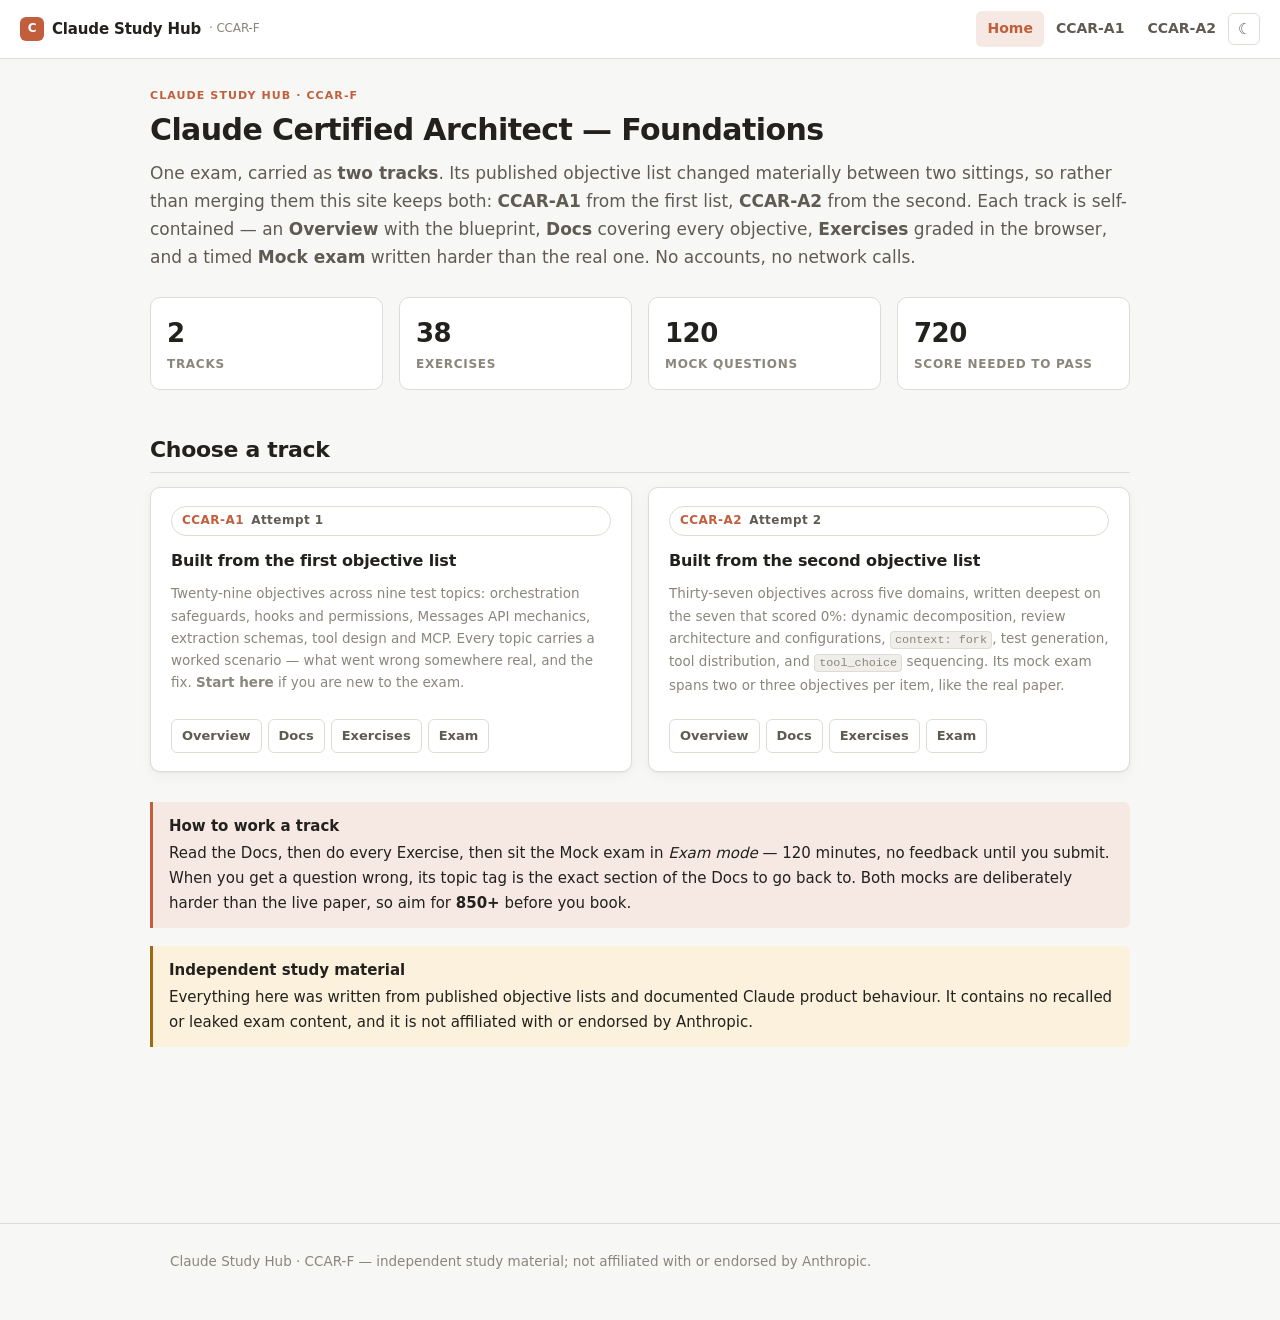
<file: index.html>
<!DOCTYPE html>
<html lang="en">
<head>
<meta charset="utf-8">
<meta name="viewport" content="width=device-width, initial-scale=1">
<title>Claude Study Hub · CCAR-F — prepare for the Claude Certified Architect exam</title>
<meta name="description" content="Study site for the Anthropic Claude Certified Architect – Foundations exam (CCAR-F), carried as two tracks built from the two published objective lists: documentation, browser-graded exercises and a hard timed mock exam for each.">
<link rel="stylesheet" href="assets/css/style.css">
<link rel="icon" href="data:image/svg+xml,<svg xmlns='http://www.w3.org/2000/svg' viewBox='0 0 100 100'><text y='.9em' font-size='90'>🎓</text></svg>">
<script src="assets/js/app.js"></script>
</head>
<body>

<header class="topbar">
  <div class="topbar-inner">
    <a class="brand" href="index.html"><span class="brand-mark">C</span> Claude Study Hub <small>&middot; CCAR-F</small></a>
    <nav class="nav nav-main">
      <a href="index.html" data-sect="home">Home</a>
      <a href="a1-index.html" data-sect="a1">CCAR-A1</a>
      <a href="a2-index.html" data-sect="a2">CCAR-A2</a>
      <button class="icon-btn" id="themeBtn" onclick="toggleTheme()" title="Toggle theme" aria-label="Toggle theme">&#9790;</button>
    </nav>
  </div>
</header>

<main class="narrow content">

  <div class="eyebrow">Claude Study Hub &middot; CCAR-F</div>
  <h1>Claude Certified Architect &mdash; Foundations</h1>
  <p class="lede">One exam, carried as <strong>two tracks</strong>. Its published objective list changed materially
  between two sittings, so rather than merging them this site keeps both: <strong>CCAR-A1</strong> from the
  first list, <strong>CCAR-A2</strong> from the second. Each track is self-contained &mdash; an
  <strong>Overview</strong> with the blueprint, <strong>Docs</strong> covering every objective,
  <strong>Exercises</strong> graded in the browser, and a timed <strong>Mock exam</strong> written harder than the
  real one. No accounts, no network calls.</p>

  <div class="grid grid-4" style="margin:26px 0 34px">
    <div class="stat"><div class="k">2</div><div class="l">Tracks</div></div>
    <div class="stat"><div class="k">38</div><div class="l">Exercises</div></div>
    <div class="stat"><div class="k">120</div><div class="l">Mock questions</div></div>
    <div class="stat"><div class="k">720</div><div class="l">Score needed to pass</div></div>
  </div>

  <h2>Choose a track</h2>

  <div class="grid grid-2">

    <div class="card homecard">
      <div class="track-badge"><b>CCAR-A1</b> Attempt 1</div>
      <h3>Built from the first objective list</h3>
      <p class="small muted">Twenty-nine objectives across nine test topics: orchestration safeguards, hooks and
      permissions, Messages API mechanics, extraction schemas, tool design and MCP. Every topic carries a worked
      scenario &mdash; what went wrong somewhere real, and the fix. <strong>Start here</strong> if you are new to
      the exam.</p>
      <div class="pagelinks">
        <a href="a1-index.html">Overview</a>
        <a href="a1-docs.html">Docs</a>
        <a href="a1-exercises.html">Exercises</a>
        <a href="a1-exam.html">Exam</a>
      </div>
    </div>

    <div class="card homecard">
      <div class="track-badge"><b>CCAR-A2</b> Attempt 2</div>
      <h3>Built from the second objective list</h3>
      <p class="small muted">Thirty-seven objectives across five domains, written deepest on the seven that scored
      0%: dynamic decomposition, review architecture and configurations, <code>context: fork</code>, test
      generation, tool distribution, and <code>tool_choice</code> sequencing. Its mock exam spans two or three
      objectives per item, like the real paper.</p>
      <div class="pagelinks">
        <a href="a2-index.html">Overview</a>
        <a href="a2-docs.html">Docs</a>
        <a href="a2-exercises.html">Exercises</a>
        <a href="a2-exam.html">Exam</a>
      </div>
    </div>

  </div>

  <div class="note rule" style="margin-top:30px">
    <b>How to work a track</b>
    Read the Docs, then do every Exercise, then sit the Mock exam in <em>Exam mode</em> &mdash; 120 minutes, no
    feedback until you submit. When you get a question wrong, its topic tag is the exact section of the Docs to go
    back to. Both mocks are deliberately harder than the live paper, so aim for <strong>850+</strong> before you
    book.
  </div>

  <div class="note warn" style="margin-top:18px">
    <b>Independent study material</b>
    Everything here was written from published objective lists and documented Claude product behaviour. It contains
    no recalled or leaked exam content, and it is not affiliated with or endorsed by Anthropic.
  </div>

</main>

<footer class="footer"><div class="narrow">Claude Study Hub &middot; CCAR-F &mdash; independent study material; not affiliated with or endorsed by Anthropic.</div></footer>

</body>
</html>
</file>
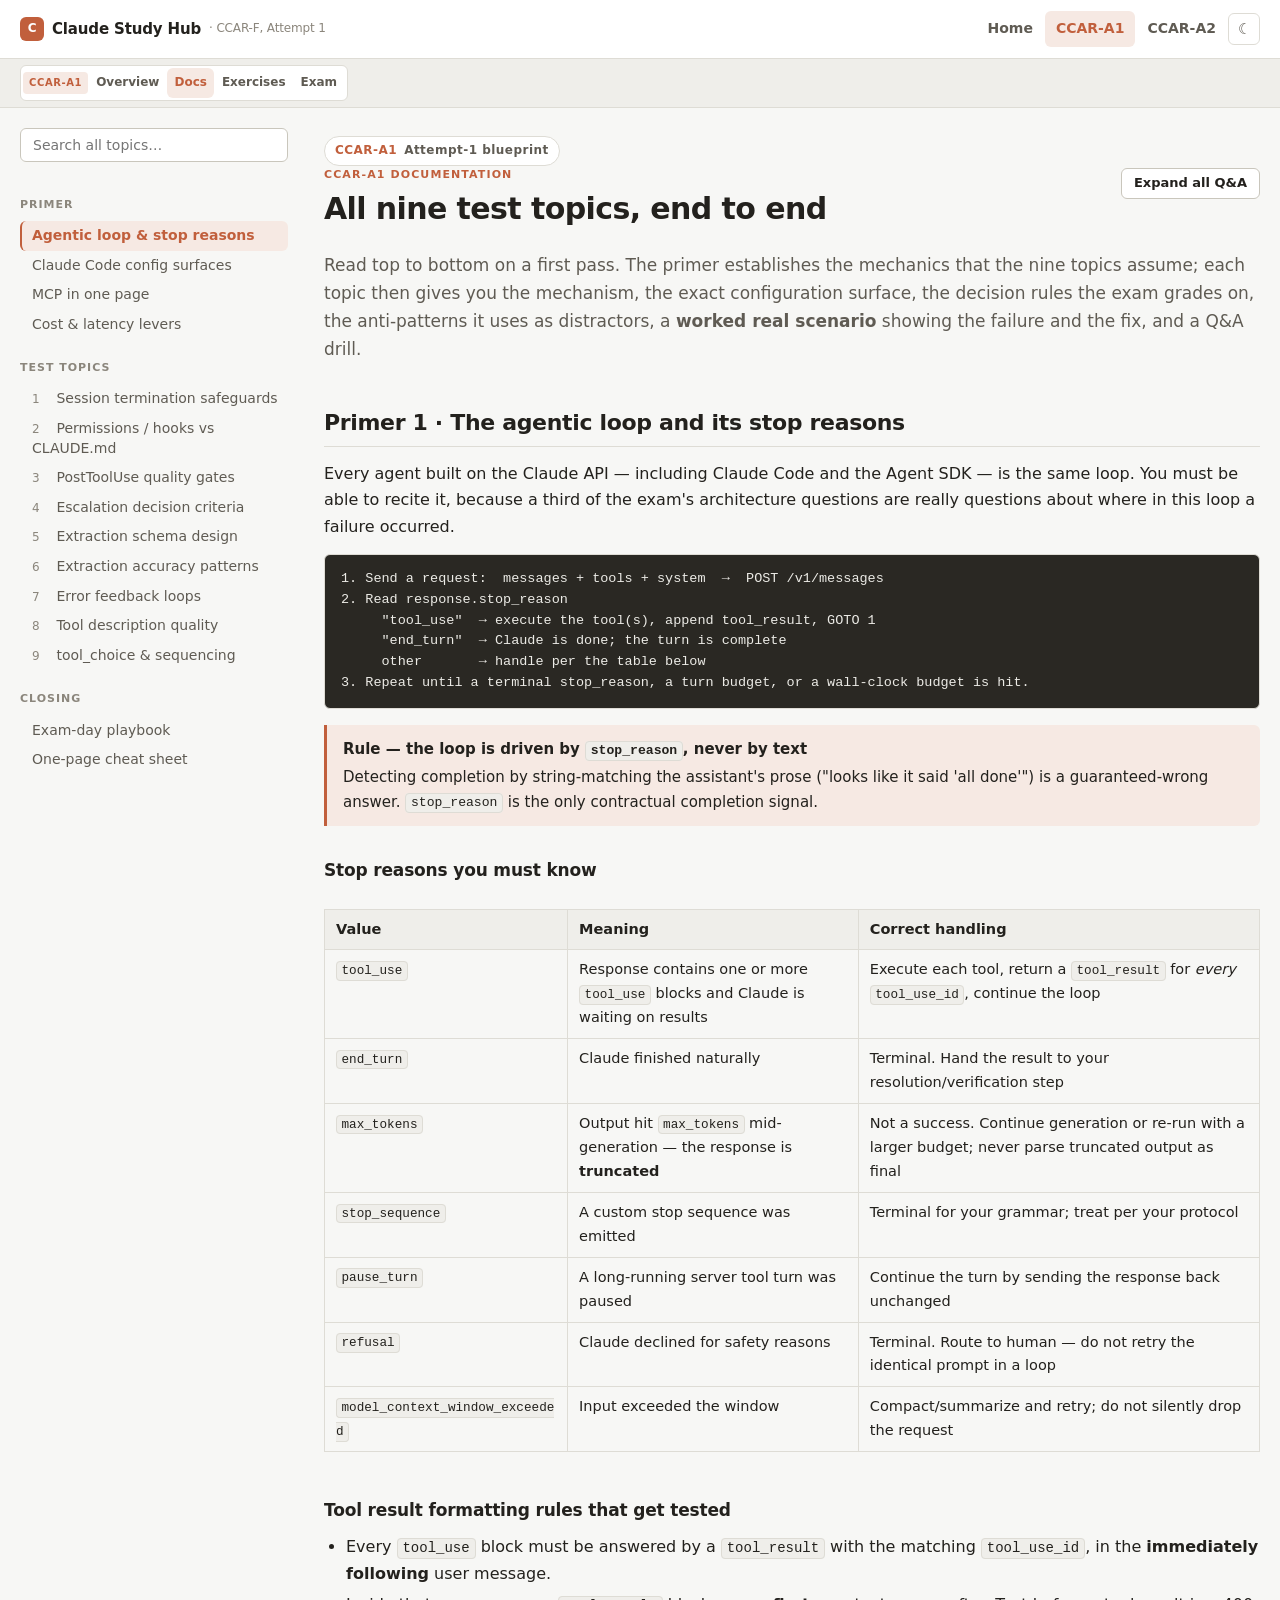
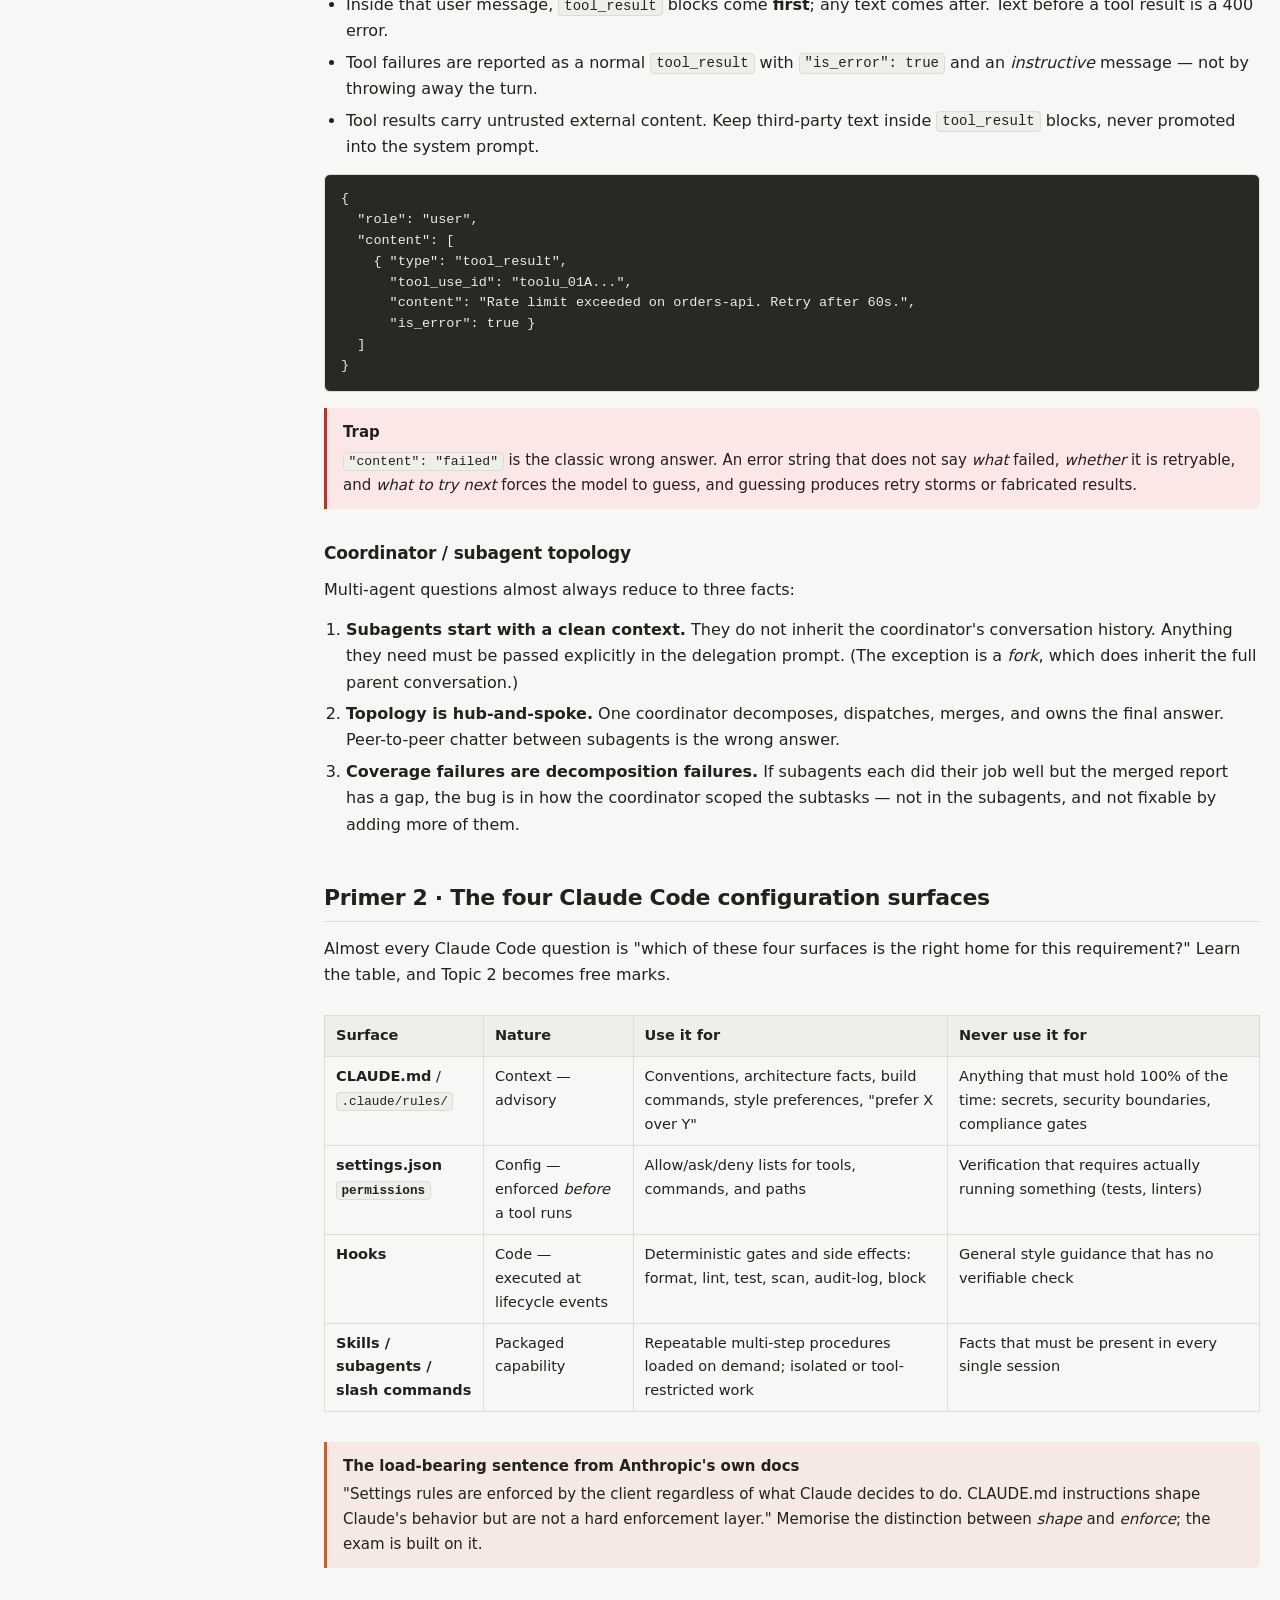
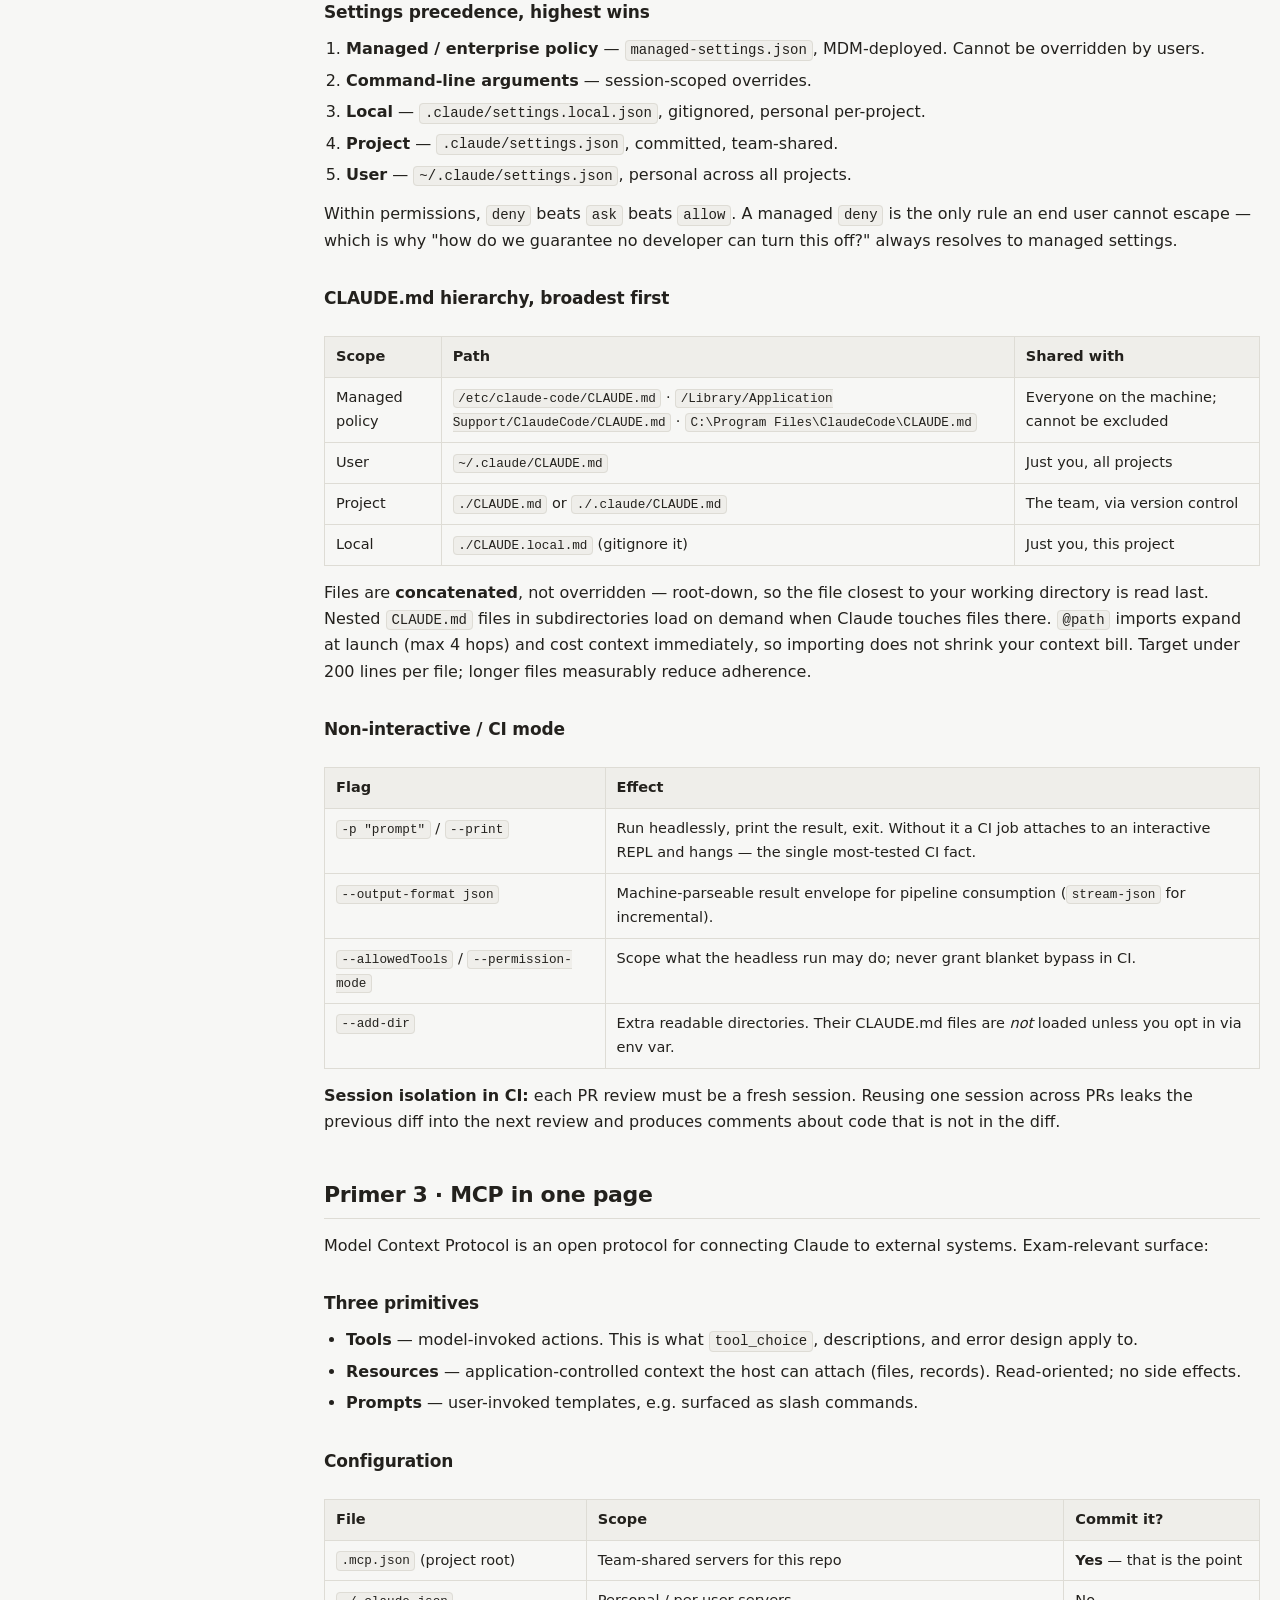
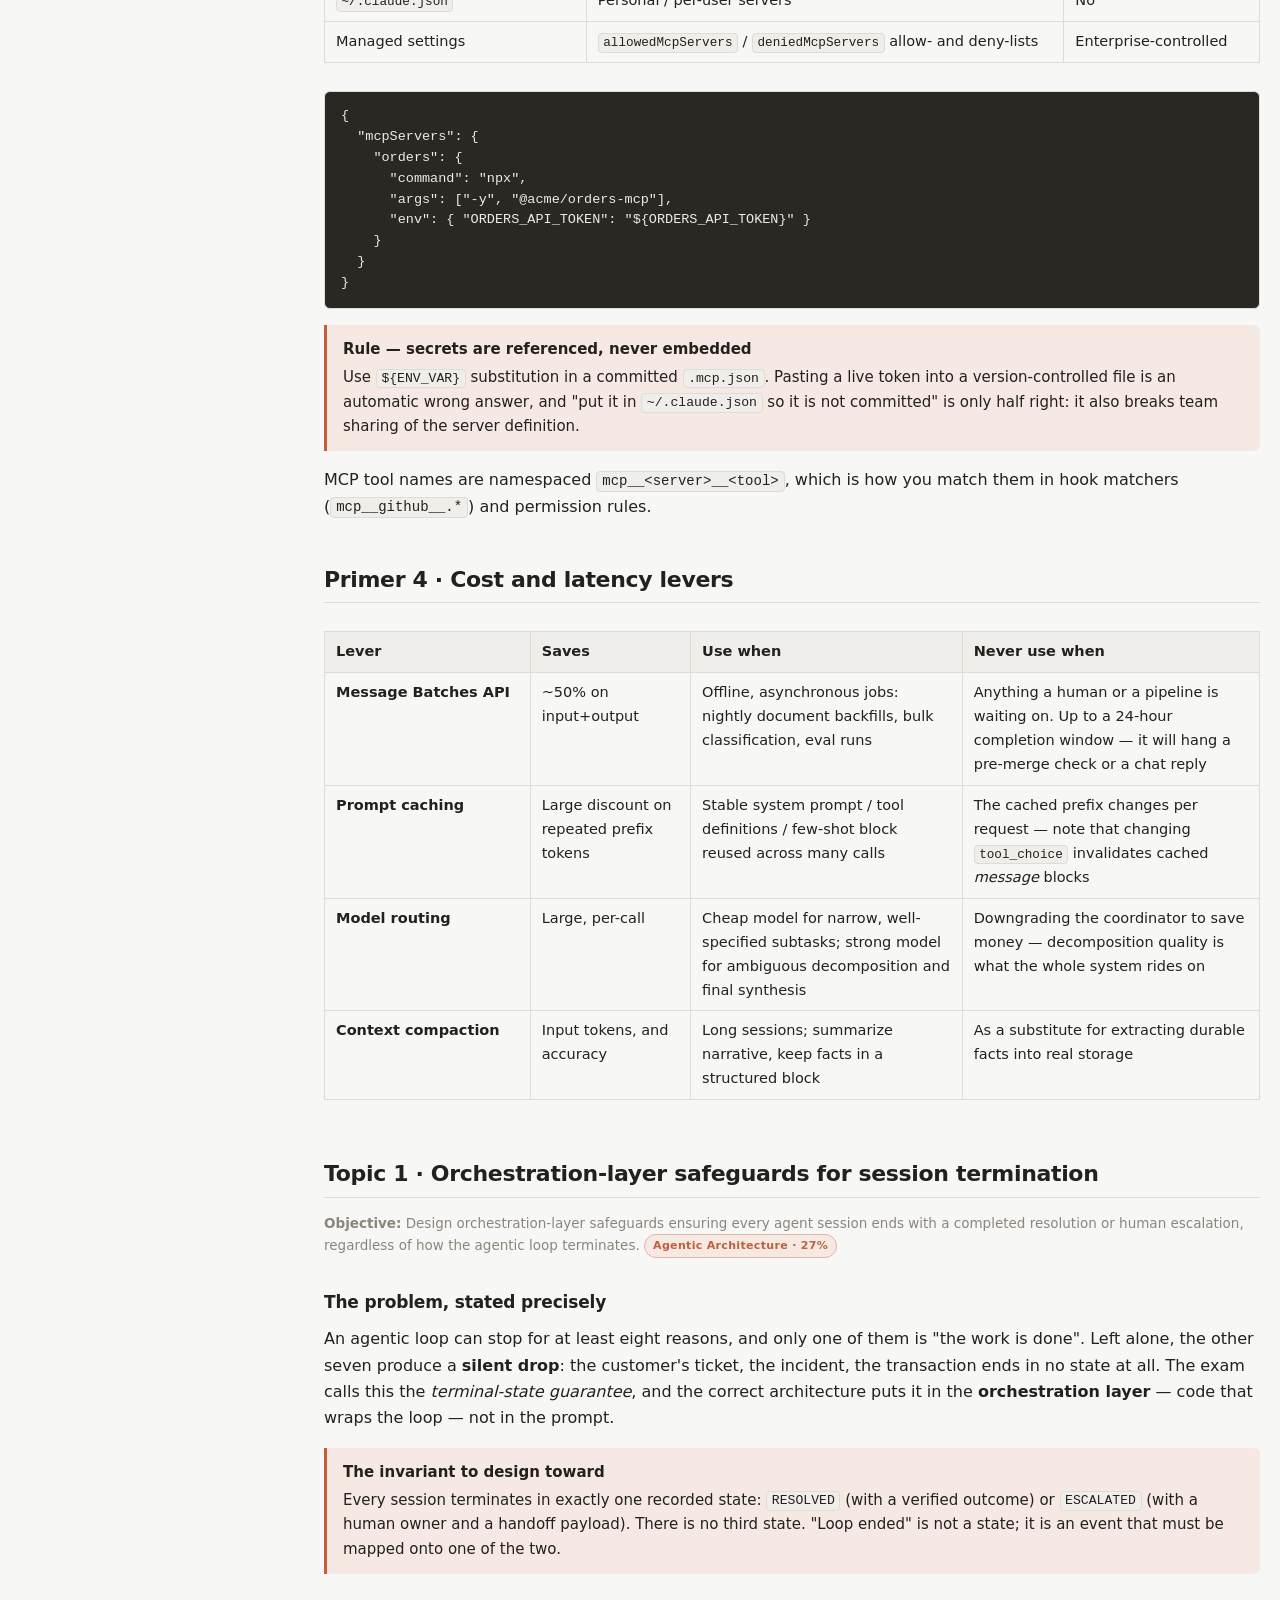
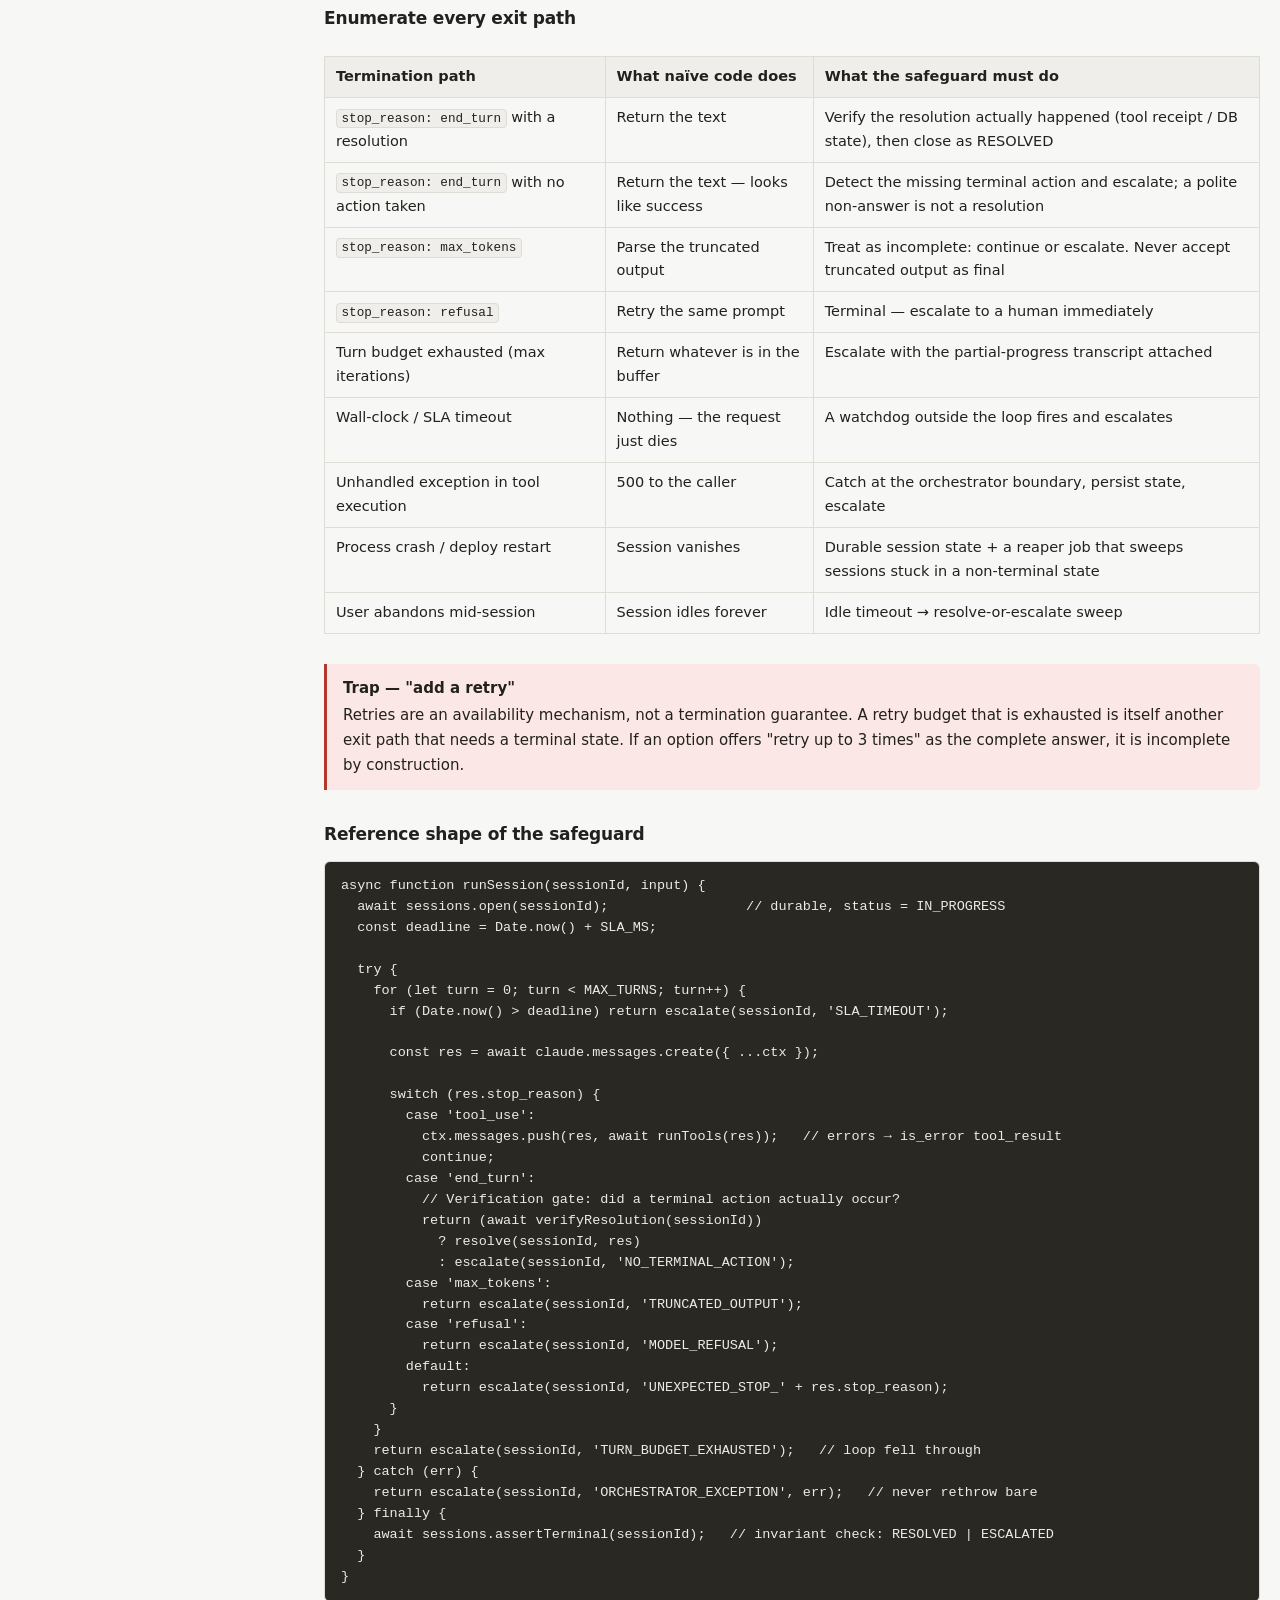
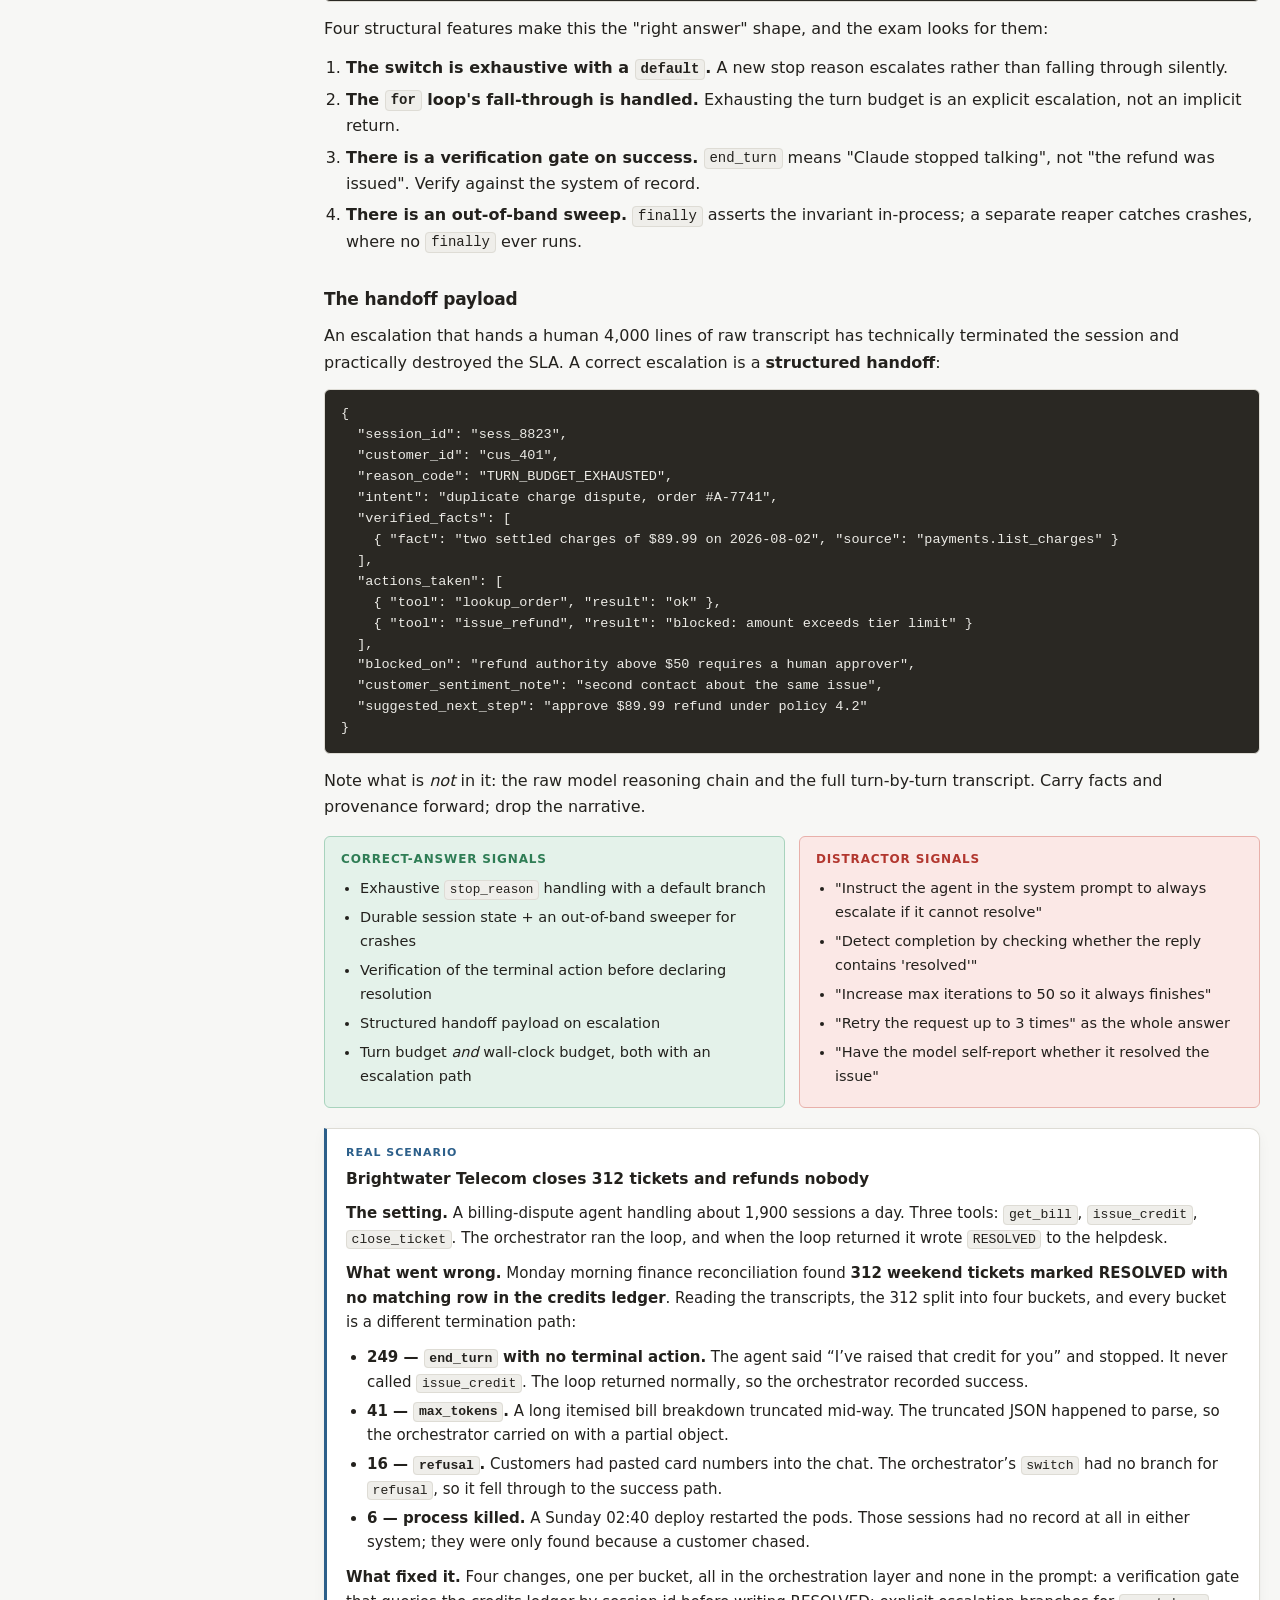
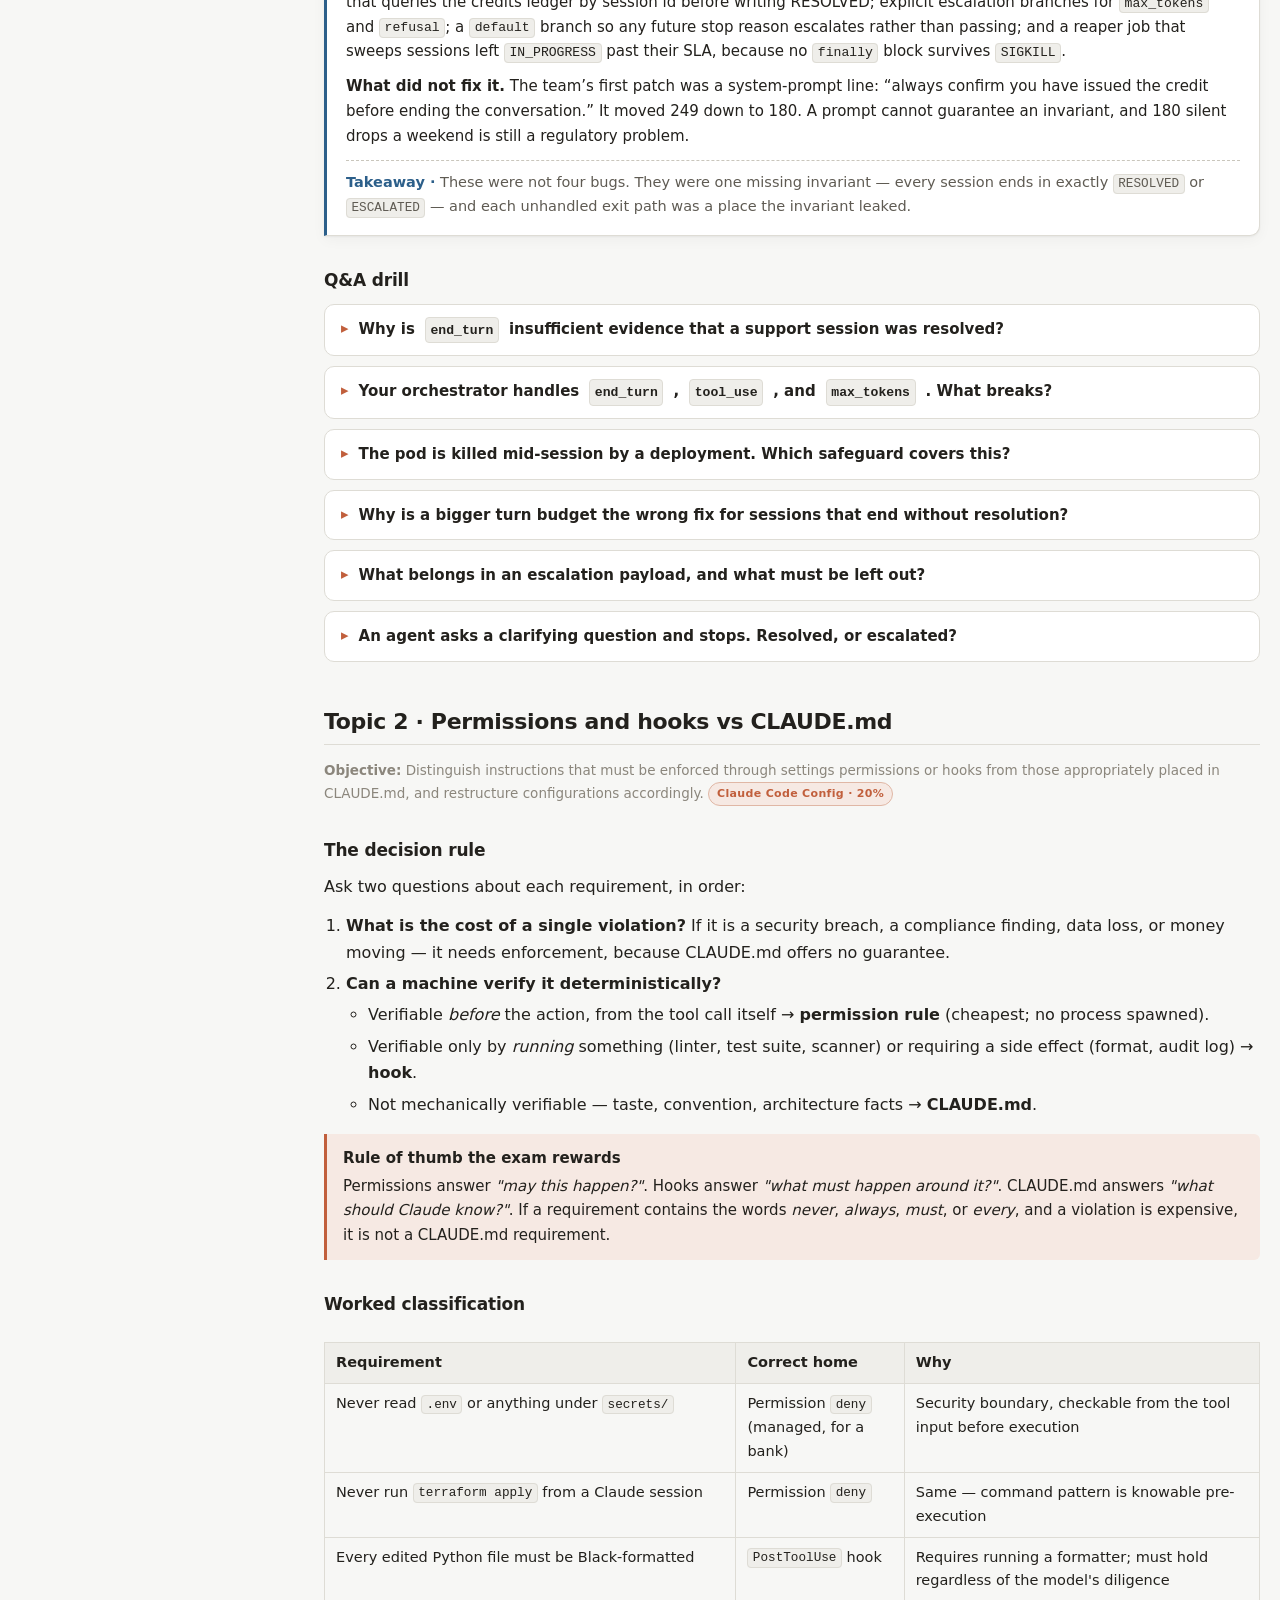
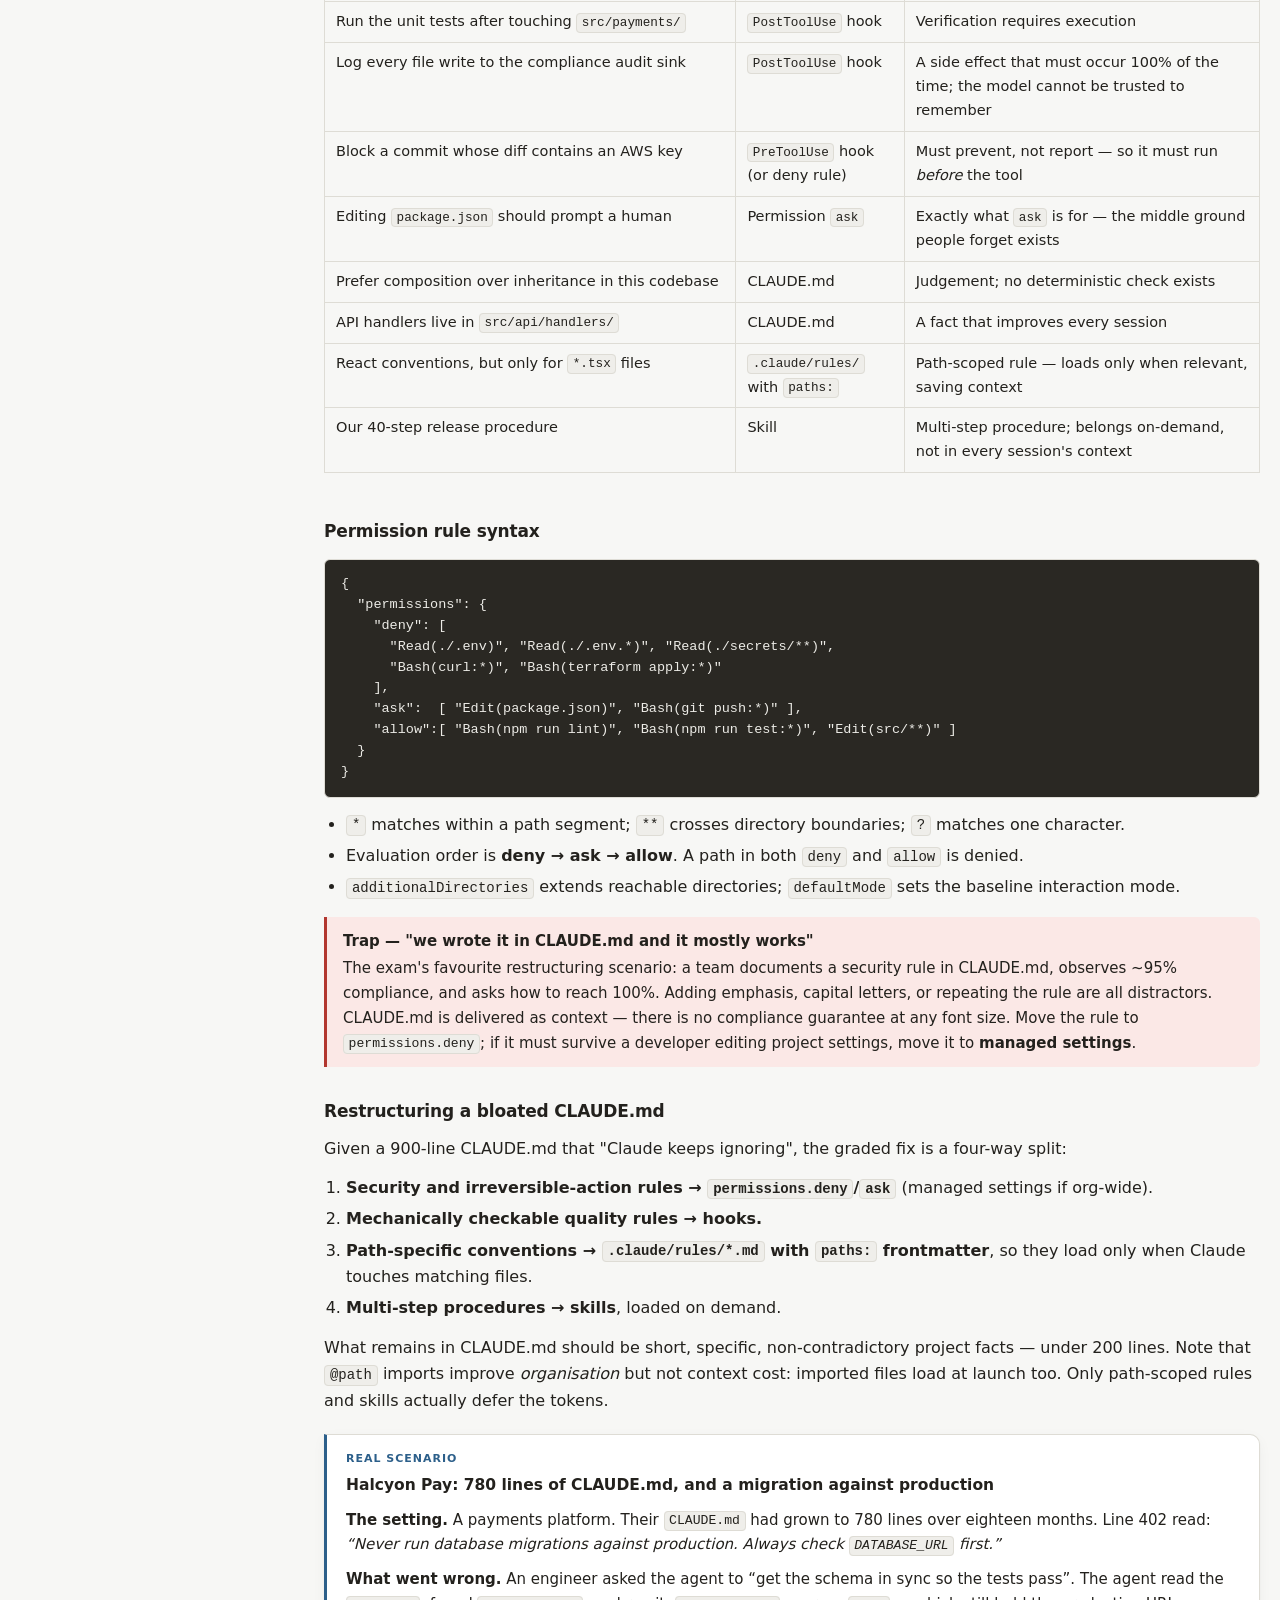
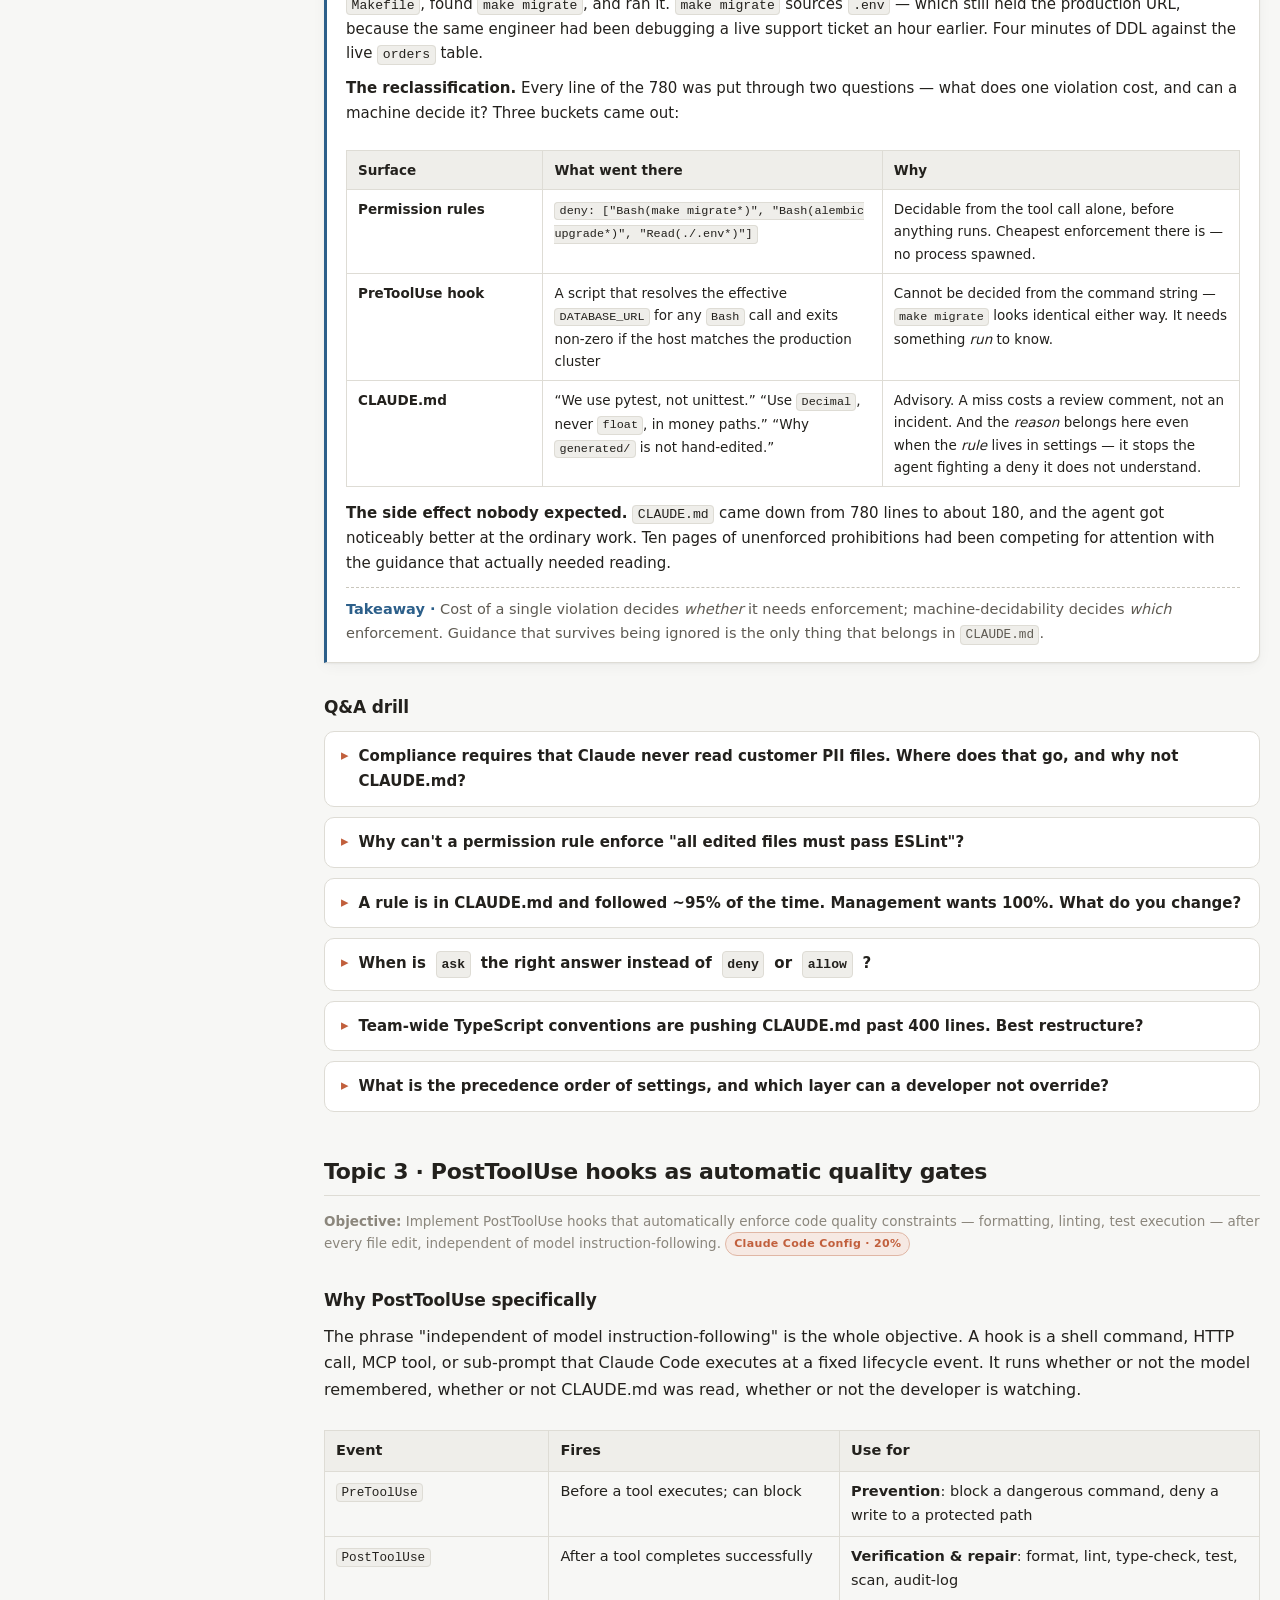
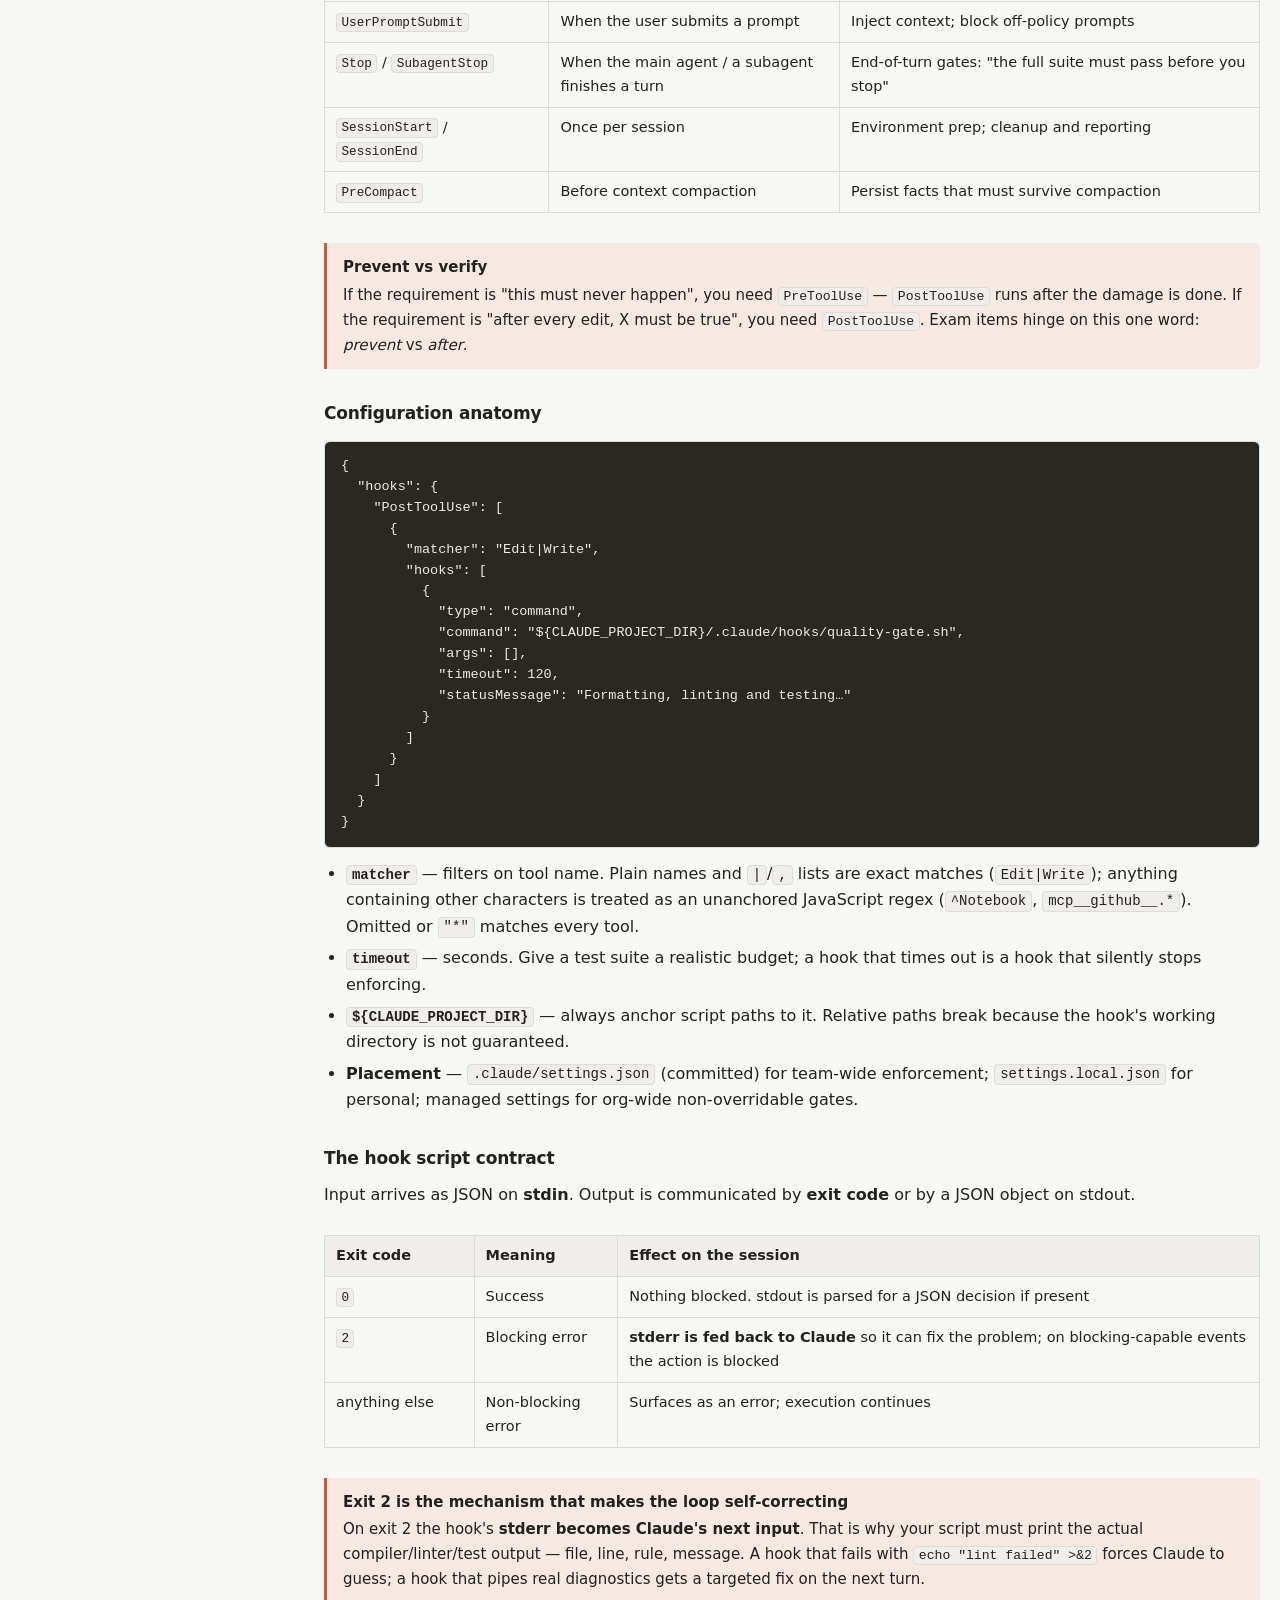
<file: a1-docs.html>
<!DOCTYPE html>
<html lang="en">
<head>
<meta charset="utf-8">
<meta name="viewport" content="width=device-width, initial-scale=1">
<title>CCAR-A1 Documentation — Claude Study Hub</title>
<meta name="description" content="Complete documentation for all nine CCAR-F test topics, with Q&A drills.">
<link rel="stylesheet" href="assets/css/style.css">
<link rel="icon" href="data:image/svg+xml,<svg xmlns='http://www.w3.org/2000/svg' viewBox='0 0 100 100'><text y='.9em' font-size='90'>🎓</text></svg>">
<script src="assets/js/app.js"></script>
</head>
<body>

<header class="topbar">
  <div class="topbar-inner">
    <a class="brand" href="index.html"><span class="brand-mark">C</span> Claude Study Hub <small>&middot; CCAR-F, Attempt 1</small></a>
    <nav class="nav nav-main">
      <a href="index.html" data-sect="home">Home</a>
      <a href="a1-index.html" data-sect="a1">CCAR-A1</a>
      <a href="a2-index.html" data-sect="a2">CCAR-A2</a>
      <button class="icon-btn" id="themeBtn" onclick="toggleTheme()" title="Toggle theme" aria-label="Toggle theme">&#9790;</button>
    </nav>
  </div>
  <div class="subbar">
    <nav class="nav nav-sub">
      <span class="navgroup" data-track="a1">
        <span class="navlabel">CCAR-A1</span>
        <a href="a1-index.html">Overview</a>
        <a href="a1-docs.html">Docs</a>
        <a href="a1-exercises.html">Exercises</a>
        <a href="a1-exam.html">Exam</a>
      </span>
    </nav>
  </div>
</header>

<div class="wrap layout">

  <aside class="sidebar">
    <input class="searchbox" id="docSearch" type="search" placeholder="Search all topics…" aria-label="Search documentation">
    <h4>Primer</h4>
    <a href="#p1">Agentic loop &amp; stop reasons</a>
    <a href="#p2">Claude Code config surfaces</a>
    <a href="#p3">MCP in one page</a>
    <a href="#p4">Cost &amp; latency levers</a>
    <h4>Test topics</h4>
    <a href="#t1"><span class="sb-num">1</span> Session termination safeguards</a>
    <a href="#t2"><span class="sb-num">2</span> Permissions / hooks vs CLAUDE.md</a>
    <a href="#t3"><span class="sb-num">3</span> PostToolUse quality gates</a>
    <a href="#t4"><span class="sb-num">4</span> Escalation decision criteria</a>
    <a href="#t5"><span class="sb-num">5</span> Extraction schema design</a>
    <a href="#t6"><span class="sb-num">6</span> Extraction accuracy patterns</a>
    <a href="#t7"><span class="sb-num">7</span> Error feedback loops</a>
    <a href="#t8"><span class="sb-num">8</span> Tool description quality</a>
    <a href="#t9"><span class="sb-num">9</span> tool_choice &amp; sequencing</a>
    <h4>Closing</h4>
    <a href="#playbook">Exam-day playbook</a>
    <a href="#cheat">One-page cheat sheet</a>
  </aside>

  <main class="content">

    <div class="spread" style="margin-bottom:20px">
      <div>
        <div class="track-badge"><b>CCAR-A1</b> Attempt-1 blueprint</div>
        <div class="eyebrow">CCAR-A1 Documentation</div>
        <h1 style="margin-bottom:4px">All nine test topics, end to end</h1>
      </div>
      <button class="btn ghost sm" id="expandAll">Expand all Q&amp;A</button>
    </div>

    <p class="lede">Read top to bottom on a first pass. The primer establishes the mechanics that the nine topics
    assume; each topic then gives you the mechanism, the exact configuration surface, the decision rules the exam
    grades on, the anti-patterns it uses as distractors, a <strong>worked real scenario</strong> showing the failure
    and the fix, and a Q&amp;A drill.</p>

    <!-- ================= PRIMER ================= -->

    <section data-searchable id="p1">
      <h2>Primer 1 · The agentic loop and its stop reasons</h2>

      <p>Every agent built on the Claude API — including Claude Code and the Agent SDK — is the same loop. You must
      be able to recite it, because a third of the exam's architecture questions are really questions about where in
      this loop a failure occurred.</p>

<pre><code>1. Send a request:  messages + tools + system  →  POST /v1/messages
2. Read response.stop_reason
     "tool_use"  → execute the tool(s), append tool_result, GOTO 1
     "end_turn"  → Claude is done; the turn is complete
     other       → handle per the table below
3. Repeat until a terminal stop_reason, a turn budget, or a wall-clock budget is hit.</code></pre>

      <div class="note rule">
        <b>Rule — the loop is driven by <code>stop_reason</code>, never by text</b>
        Detecting completion by string-matching the assistant's prose ("looks like it said 'all done'") is a
        guaranteed-wrong answer. <code>stop_reason</code> is the only contractual completion signal.
      </div>

      <h3>Stop reasons you must know</h3>
      <div class="table-wrap">
      <table>
        <tr><th style="width:26%">Value</th><th>Meaning</th><th>Correct handling</th></tr>
        <tr><td><code>tool_use</code></td><td>Response contains one or more <code>tool_use</code> blocks and Claude is waiting on results</td><td>Execute each tool, return a <code>tool_result</code> for <em>every</em> <code>tool_use_id</code>, continue the loop</td></tr>
        <tr><td><code>end_turn</code></td><td>Claude finished naturally</td><td>Terminal. Hand the result to your resolution/verification step</td></tr>
        <tr><td><code>max_tokens</code></td><td>Output hit <code>max_tokens</code> mid-generation — the response is <strong>truncated</strong></td><td>Not a success. Continue generation or re-run with a larger budget; never parse truncated output as final</td></tr>
        <tr><td><code>stop_sequence</code></td><td>A custom stop sequence was emitted</td><td>Terminal for your grammar; treat per your protocol</td></tr>
        <tr><td><code>pause_turn</code></td><td>A long-running server tool turn was paused</td><td>Continue the turn by sending the response back unchanged</td></tr>
        <tr><td><code>refusal</code></td><td>Claude declined for safety reasons</td><td>Terminal. Route to human — do not retry the identical prompt in a loop</td></tr>
        <tr><td><code>model_context_window_exceeded</code></td><td>Input exceeded the window</td><td>Compact/summarize and retry; do not silently drop the request</td></tr>
      </table>
      </div>

      <h3>Tool result formatting rules that get tested</h3>
      <ul>
        <li>Every <code>tool_use</code> block must be answered by a <code>tool_result</code> with the matching <code>tool_use_id</code>, in the <strong>immediately following</strong> user message.</li>
        <li>Inside that user message, <code>tool_result</code> blocks come <strong>first</strong>; any text comes after. Text before a tool result is a 400 error.</li>
        <li>Tool failures are reported as a normal <code>tool_result</code> with <code>"is_error": true</code> and an <em>instructive</em> message — not by throwing away the turn.</li>
        <li>Tool results carry untrusted external content. Keep third-party text inside <code>tool_result</code> blocks, never promoted into the system prompt.</li>
      </ul>

<pre><code>{
  "role": "user",
  "content": [
    { "type": "tool_result",
      "tool_use_id": "toolu_01A...",
      "content": "Rate limit exceeded on orders-api. Retry after 60s.",
      "is_error": true }
  ]
}</code></pre>

      <div class="note trap">
        <b>Trap</b>
        <code>"content": "failed"</code> is the classic wrong answer. An error string that does not say
        <em>what</em> failed, <em>whether</em> it is retryable, and <em>what to try next</em> forces the model to
        guess, and guessing produces retry storms or fabricated results.
      </div>

      <h3>Coordinator / subagent topology</h3>
      <p>Multi-agent questions almost always reduce to three facts:</p>
      <ol>
        <li><strong>Subagents start with a clean context.</strong> They do not inherit the coordinator's conversation
        history. Anything they need must be passed explicitly in the delegation prompt. (The exception is a
        <em>fork</em>, which does inherit the full parent conversation.)</li>
        <li><strong>Topology is hub-and-spoke.</strong> One coordinator decomposes, dispatches, merges, and owns the
        final answer. Peer-to-peer chatter between subagents is the wrong answer.</li>
        <li><strong>Coverage failures are decomposition failures.</strong> If subagents each did their job well but the
        merged report has a gap, the bug is in how the coordinator scoped the subtasks — not in the subagents, and
        not fixable by adding more of them.</li>
      </ol>
    </section>

    <section data-searchable id="p2">
      <h2>Primer 2 · The four Claude Code configuration surfaces</h2>
      <p>Almost every Claude Code question is "which of these four surfaces is the right home for this
      requirement?" Learn the table, and Topic 2 becomes free marks.</p>

      <div class="table-wrap">
      <table>
        <tr><th style="width:17%">Surface</th><th style="width:16%">Nature</th><th>Use it for</th><th>Never use it for</th></tr>
        <tr>
          <td><strong>CLAUDE.md</strong> / <code>.claude/rules/</code></td>
          <td>Context — advisory</td>
          <td>Conventions, architecture facts, build commands, style preferences, "prefer X over Y"</td>
          <td>Anything that must hold 100% of the time: secrets, security boundaries, compliance gates</td>
        </tr>
        <tr>
          <td><strong>settings.json <code>permissions</code></strong></td>
          <td>Config — enforced <em>before</em> a tool runs</td>
          <td>Allow/ask/deny lists for tools, commands, and paths</td>
          <td>Verification that requires actually running something (tests, linters)</td>
        </tr>
        <tr>
          <td><strong>Hooks</strong></td>
          <td>Code — executed at lifecycle events</td>
          <td>Deterministic gates and side effects: format, lint, test, scan, audit-log, block</td>
          <td>General style guidance that has no verifiable check</td>
        </tr>
        <tr>
          <td><strong>Skills / subagents / slash commands</strong></td>
          <td>Packaged capability</td>
          <td>Repeatable multi-step procedures loaded on demand; isolated or tool-restricted work</td>
          <td>Facts that must be present in every single session</td>
        </tr>
      </table>
      </div>

      <div class="note rule">
        <b>The load-bearing sentence from Anthropic's own docs</b>
        "Settings rules are enforced by the client regardless of what Claude decides to do. CLAUDE.md instructions
        shape Claude's behavior but are not a hard enforcement layer." Memorise the distinction between
        <em>shape</em> and <em>enforce</em>; the exam is built on it.
      </div>

      <h3>Settings precedence, highest wins</h3>
      <ol>
        <li><strong>Managed / enterprise policy</strong> — <code>managed-settings.json</code>, MDM-deployed. Cannot be overridden by users.</li>
        <li><strong>Command-line arguments</strong> — session-scoped overrides.</li>
        <li><strong>Local</strong> — <code>.claude/settings.local.json</code>, gitignored, personal per-project.</li>
        <li><strong>Project</strong> — <code>.claude/settings.json</code>, committed, team-shared.</li>
        <li><strong>User</strong> — <code>~/.claude/settings.json</code>, personal across all projects.</li>
      </ol>
      <p>Within permissions, <code>deny</code> beats <code>ask</code> beats <code>allow</code>. A managed
      <code>deny</code> is the only rule an end user cannot escape — which is why "how do we guarantee no developer
      can turn this off?" always resolves to managed settings.</p>

      <h3>CLAUDE.md hierarchy, broadest first</h3>
      <div class="table-wrap">
      <table>
        <tr><th>Scope</th><th>Path</th><th>Shared with</th></tr>
        <tr><td>Managed policy</td><td><code>/etc/claude-code/CLAUDE.md</code> · <code>/Library/Application Support/ClaudeCode/CLAUDE.md</code> · <code>C:\Program Files\ClaudeCode\CLAUDE.md</code></td><td>Everyone on the machine; cannot be excluded</td></tr>
        <tr><td>User</td><td><code>~/.claude/CLAUDE.md</code></td><td>Just you, all projects</td></tr>
        <tr><td>Project</td><td><code>./CLAUDE.md</code> or <code>./.claude/CLAUDE.md</code></td><td>The team, via version control</td></tr>
        <tr><td>Local</td><td><code>./CLAUDE.local.md</code> (gitignore it)</td><td>Just you, this project</td></tr>
      </table>
      </div>
      <p>Files are <strong>concatenated</strong>, not overridden — root-down, so the file closest to your working
      directory is read last. Nested <code>CLAUDE.md</code> files in subdirectories load on demand when Claude touches
      files there. <code>@path</code> imports expand at launch (max 4 hops) and cost context immediately, so importing
      does not shrink your context bill. Target under 200 lines per file; longer files measurably reduce adherence.</p>

      <h3>Non-interactive / CI mode</h3>
      <div class="table-wrap">
      <table>
        <tr><th style="width:30%">Flag</th><th>Effect</th></tr>
        <tr><td><code>-p "prompt"</code> / <code>--print</code></td><td>Run headlessly, print the result, exit. Without it a CI job attaches to an interactive REPL and hangs — the single most-tested CI fact.</td></tr>
        <tr><td><code>--output-format json</code></td><td>Machine-parseable result envelope for pipeline consumption (<code>stream-json</code> for incremental).</td></tr>
        <tr><td><code>--allowedTools</code> / <code>--permission-mode</code></td><td>Scope what the headless run may do; never grant blanket bypass in CI.</td></tr>
        <tr><td><code>--add-dir</code></td><td>Extra readable directories. Their CLAUDE.md files are <em>not</em> loaded unless you opt in via env var.</td></tr>
      </table>
      </div>
      <p><strong>Session isolation in CI:</strong> each PR review must be a fresh session. Reusing one session across
      PRs leaks the previous diff into the next review and produces comments about code that is not in the diff.</p>
    </section>

    <section data-searchable id="p3">
      <h2>Primer 3 · MCP in one page</h2>
      <p>Model Context Protocol is an open protocol for connecting Claude to external systems. Exam-relevant surface:</p>

      <h3>Three primitives</h3>
      <ul>
        <li><strong>Tools</strong> — model-invoked actions. This is what <code>tool_choice</code>, descriptions, and error design apply to.</li>
        <li><strong>Resources</strong> — application-controlled context the host can attach (files, records). Read-oriented; no side effects.</li>
        <li><strong>Prompts</strong> — user-invoked templates, e.g. surfaced as slash commands.</li>
      </ul>

      <h3>Configuration</h3>
      <div class="table-wrap">
      <table>
        <tr><th style="width:28%">File</th><th>Scope</th><th>Commit it?</th></tr>
        <tr><td><code>.mcp.json</code> (project root)</td><td>Team-shared servers for this repo</td><td><strong>Yes</strong> — that is the point</td></tr>
        <tr><td><code>~/.claude.json</code></td><td>Personal / per-user servers</td><td>No</td></tr>
        <tr><td>Managed settings</td><td><code>allowedMcpServers</code> / <code>deniedMcpServers</code> allow- and deny-lists</td><td>Enterprise-controlled</td></tr>
      </table>
      </div>

<pre><code>{
  "mcpServers": {
    "orders": {
      "command": "npx",
      "args": ["-y", "@acme/orders-mcp"],
      "env": { "ORDERS_API_TOKEN": "${ORDERS_API_TOKEN}" }
    }
  }
}</code></pre>

      <div class="note rule">
        <b>Rule — secrets are referenced, never embedded</b>
        Use <code>${ENV_VAR}</code> substitution in a committed <code>.mcp.json</code>. Pasting a live token into a
        version-controlled file is an automatic wrong answer, and "put it in <code>~/.claude.json</code> so it is not
        committed" is only half right: it also breaks team sharing of the server definition.
      </div>

      <p>MCP tool names are namespaced <code>mcp__&lt;server&gt;__&lt;tool&gt;</code>, which is how you match them in
      hook matchers (<code>mcp__github__.*</code>) and permission rules.</p>
    </section>

    <section data-searchable id="p4">
      <h2>Primer 4 · Cost and latency levers</h2>
      <div class="table-wrap">
      <table>
        <tr><th style="width:22%">Lever</th><th>Saves</th><th>Use when</th><th>Never use when</th></tr>
        <tr>
          <td><strong>Message Batches API</strong></td>
          <td>~50% on input+output</td>
          <td>Offline, asynchronous jobs: nightly document backfills, bulk classification, eval runs</td>
          <td>Anything a human or a pipeline is waiting on. Up to a 24-hour completion window — it will hang a pre-merge check or a chat reply</td>
        </tr>
        <tr>
          <td><strong>Prompt caching</strong></td>
          <td>Large discount on repeated prefix tokens</td>
          <td>Stable system prompt / tool definitions / few-shot block reused across many calls</td>
          <td>The cached prefix changes per request — note that changing <code>tool_choice</code> invalidates cached <em>message</em> blocks</td>
        </tr>
        <tr>
          <td><strong>Model routing</strong></td>
          <td>Large, per-call</td>
          <td>Cheap model for narrow, well-specified subtasks; strong model for ambiguous decomposition and final synthesis</td>
          <td>Downgrading the coordinator to save money — decomposition quality is what the whole system rides on</td>
        </tr>
        <tr>
          <td><strong>Context compaction</strong></td>
          <td>Input tokens, and accuracy</td>
          <td>Long sessions; summarize narrative, keep facts in a structured block</td>
          <td>As a substitute for extracting durable facts into real storage</td>
        </tr>
      </table>
      </div>
    </section>

    <!-- ================= TOPIC 1 ================= -->

    <section data-searchable id="t1">
      <h2>Topic 1 · Orchestration-layer safeguards for session termination</h2>
      <p class="small muted"><strong>Objective:</strong> Design orchestration-layer safeguards ensuring every agent
      session ends with a completed resolution or human escalation, regardless of how the agentic loop terminates.
      <span class="tag accent">Agentic Architecture · 27%</span></p>

      <h3>The problem, stated precisely</h3>
      <p>An agentic loop can stop for at least eight reasons, and only one of them is "the work is done". Left alone,
      the other seven produce a <strong>silent drop</strong>: the customer's ticket, the incident, the transaction ends
      in no state at all. The exam calls this the <em>terminal-state guarantee</em>, and the correct architecture puts
      it in the <strong>orchestration layer</strong> — code that wraps the loop — not in the prompt.</p>

      <div class="note rule">
        <b>The invariant to design toward</b>
        Every session terminates in exactly one recorded state: <code>RESOLVED</code> (with a verified outcome) or
        <code>ESCALATED</code> (with a human owner and a handoff payload). There is no third state. "Loop ended" is
        not a state; it is an event that must be mapped onto one of the two.
      </div>

      <h3>Enumerate every exit path</h3>
      <div class="table-wrap">
      <table>
        <tr><th style="width:30%">Termination path</th><th>What naïve code does</th><th>What the safeguard must do</th></tr>
        <tr><td><code>stop_reason: end_turn</code> with a resolution</td><td>Return the text</td><td>Verify the resolution actually happened (tool receipt / DB state), then close as RESOLVED</td></tr>
        <tr><td><code>stop_reason: end_turn</code> with no action taken</td><td>Return the text — looks like success</td><td>Detect the missing terminal action and escalate; a polite non-answer is not a resolution</td></tr>
        <tr><td><code>stop_reason: max_tokens</code></td><td>Parse the truncated output</td><td>Treat as incomplete: continue or escalate. Never accept truncated output as final</td></tr>
        <tr><td><code>stop_reason: refusal</code></td><td>Retry the same prompt</td><td>Terminal — escalate to a human immediately</td></tr>
        <tr><td>Turn budget exhausted (max iterations)</td><td>Return whatever is in the buffer</td><td>Escalate with the partial-progress transcript attached</td></tr>
        <tr><td>Wall-clock / SLA timeout</td><td>Nothing — the request just dies</td><td>A watchdog outside the loop fires and escalates</td></tr>
        <tr><td>Unhandled exception in tool execution</td><td>500 to the caller</td><td>Catch at the orchestrator boundary, persist state, escalate</td></tr>
        <tr><td>Process crash / deploy restart</td><td>Session vanishes</td><td>Durable session state + a reaper job that sweeps sessions stuck in a non-terminal state</td></tr>
        <tr><td>User abandons mid-session</td><td>Session idles forever</td><td>Idle timeout → resolve-or-escalate sweep</td></tr>
      </table>
      </div>

      <div class="note trap">
        <b>Trap — "add a retry"</b>
        Retries are an availability mechanism, not a termination guarantee. A retry budget that is exhausted is
        itself another exit path that needs a terminal state. If an option offers "retry up to 3 times" as the
        complete answer, it is incomplete by construction.
      </div>

      <h3>Reference shape of the safeguard</h3>

<pre><code>async function runSession(sessionId, input) {
  await sessions.open(sessionId);                 // durable, status = IN_PROGRESS
  const deadline = Date.now() + SLA_MS;

  try {
    for (let turn = 0; turn &lt; MAX_TURNS; turn++) {
      if (Date.now() &gt; deadline) return escalate(sessionId, 'SLA_TIMEOUT');

      const res = await claude.messages.create({ ...ctx });

      switch (res.stop_reason) {
        case 'tool_use':
          ctx.messages.push(res, await runTools(res));   // errors → is_error tool_result
          continue;
        case 'end_turn':
          // Verification gate: did a terminal action actually occur?
          return (await verifyResolution(sessionId))
            ? resolve(sessionId, res)
            : escalate(sessionId, 'NO_TERMINAL_ACTION');
        case 'max_tokens':
          return escalate(sessionId, 'TRUNCATED_OUTPUT');
        case 'refusal':
          return escalate(sessionId, 'MODEL_REFUSAL');
        default:
          return escalate(sessionId, 'UNEXPECTED_STOP_' + res.stop_reason);
      }
    }
    return escalate(sessionId, 'TURN_BUDGET_EXHAUSTED');   // loop fell through
  } catch (err) {
    return escalate(sessionId, 'ORCHESTRATOR_EXCEPTION', err);   // never rethrow bare
  } finally {
    await sessions.assertTerminal(sessionId);   // invariant check: RESOLVED | ESCALATED
  }
}</code></pre>

      <p>Four structural features make this the "right answer" shape, and the exam looks for them:</p>
      <ol>
        <li><strong>The switch is exhaustive with a <code>default</code>.</strong> A new stop reason escalates rather than falling through silently.</li>
        <li><strong>The <code>for</code> loop's fall-through is handled.</strong> Exhausting the turn budget is an explicit escalation, not an implicit return.</li>
        <li><strong>There is a verification gate on success.</strong> <code>end_turn</code> means "Claude stopped talking", not "the refund was issued". Verify against the system of record.</li>
        <li><strong>There is an out-of-band sweep.</strong> <code>finally</code> asserts the invariant in-process; a separate reaper catches crashes, where no <code>finally</code> ever runs.</li>
      </ol>

      <h3>The handoff payload</h3>
      <p>An escalation that hands a human 4,000 lines of raw transcript has technically terminated the session and
      practically destroyed the SLA. A correct escalation is a <strong>structured handoff</strong>:</p>
<pre><code>{
  "session_id": "sess_8823",
  "customer_id": "cus_401",
  "reason_code": "TURN_BUDGET_EXHAUSTED",
  "intent": "duplicate charge dispute, order #A-7741",
  "verified_facts": [
    { "fact": "two settled charges of $89.99 on 2026-08-02", "source": "payments.list_charges" }
  ],
  "actions_taken": [
    { "tool": "lookup_order", "result": "ok" },
    { "tool": "issue_refund", "result": "blocked: amount exceeds tier limit" }
  ],
  "blocked_on": "refund authority above $50 requires a human approver",
  "customer_sentiment_note": "second contact about the same issue",
  "suggested_next_step": "approve $89.99 refund under policy 4.2"
}</code></pre>
      <p>Note what is <em>not</em> in it: the raw model reasoning chain and the full turn-by-turn transcript. Carry
      facts and provenance forward; drop the narrative.</p>

      <div class="dd">
        <div class="do"><h5>Correct-answer signals</h5><ul>
          <li>Exhaustive <code>stop_reason</code> handling with a default branch</li>
          <li>Durable session state + an out-of-band sweeper for crashes</li>
          <li>Verification of the terminal action before declaring resolution</li>
          <li>Structured handoff payload on escalation</li>
          <li>Turn budget <em>and</em> wall-clock budget, both with an escalation path</li>
        </ul></div>
        <div class="dont"><h5>Distractor signals</h5><ul>
          <li>"Instruct the agent in the system prompt to always escalate if it cannot resolve"</li>
          <li>"Detect completion by checking whether the reply contains 'resolved'"</li>
          <li>"Increase max iterations to 50 so it always finishes"</li>
          <li>"Retry the request up to 3 times" as the whole answer</li>
          <li>"Have the model self-report whether it resolved the issue"</li>
        </ul></div>
      </div>

      <div class="casebox">
        <span class="cb-label">Real scenario</span>
        <h5>Brightwater Telecom closes 312 tickets and refunds nobody</h5>
        <p><strong>The setting.</strong> A billing-dispute agent handling about 1,900 sessions a day. Three tools:
        <code>get_bill</code>, <code>issue_credit</code>, <code>close_ticket</code>. The orchestrator ran the loop, and
        when the loop returned it wrote <code>RESOLVED</code> to the helpdesk.</p>

        <p><strong>What went wrong.</strong> Monday morning finance reconciliation found <strong>312 weekend tickets
        marked RESOLVED with no matching row in the credits ledger</strong>. Reading the transcripts, the 312 split into
        four buckets, and every bucket is a different termination path:</p>
        <ul>
          <li><strong>249 &mdash; <code>end_turn</code> with no terminal action.</strong> The agent said &ldquo;I&rsquo;ve
          raised that credit for you&rdquo; and stopped. It never called <code>issue_credit</code>. The loop returned
          normally, so the orchestrator recorded success.</li>
          <li><strong>41 &mdash; <code>max_tokens</code>.</strong> A long itemised bill breakdown truncated mid-way. The
          truncated JSON happened to parse, so the orchestrator carried on with a partial object.</li>
          <li><strong>16 &mdash; <code>refusal</code>.</strong> Customers had pasted card numbers into the chat. The
          orchestrator&rsquo;s <code>switch</code> had no branch for <code>refusal</code>, so it fell through to the
          success path.</li>
          <li><strong>6 &mdash; process killed.</strong> A Sunday 02:40 deploy restarted the pods. Those sessions had no
          record at all in either system; they were only found because a customer chased.</li>
        </ul>

        <p><strong>What fixed it.</strong> Four changes, one per bucket, all in the orchestration layer and none in the
        prompt: a verification gate that queries the credits ledger by session id before writing RESOLVED; explicit
        escalation branches for <code>max_tokens</code> and <code>refusal</code>; a <code>default</code> branch so any
        future stop reason escalates rather than passing; and a reaper job that sweeps sessions left
        <code>IN_PROGRESS</code> past their SLA, because no <code>finally</code> block survives <code>SIGKILL</code>.</p>

        <p><strong>What did not fix it.</strong> The team&rsquo;s first patch was a system-prompt line: &ldquo;always
        confirm you have issued the credit before ending the conversation.&rdquo; It moved 249 down to 180. A prompt
        cannot guarantee an invariant, and 180 silent drops a weekend is still a regulatory problem.</p>
        <p class="cb-take"><b>Takeaway &middot;</b> These were not four bugs. They were one missing invariant &mdash; every session ends in exactly <code>RESOLVED</code> or <code>ESCALATED</code> &mdash; and each unhandled exit path was a place the invariant leaked.</p>
      </div>

      <h3>Q&amp;A drill</h3>

      <details class="qa"><summary>Why is <code>end_turn</code> insufficient evidence that a support session was resolved?</summary>
      <div class="qa-body"><p><code>end_turn</code> means the model finished generating — nothing more. It fires
      identically for "I've issued your refund, confirmation #R-88" and for "I'm sorry, I'm not able to help with
      that." Only a check against the system of record (was a refund row written? was the ticket status changed?)
      distinguishes them. <strong>Resolution is a property of the world, not of the transcript.</strong></p></div></details>

      <details class="qa"><summary>Your orchestrator handles <code>end_turn</code>, <code>tool_use</code>, and <code>max_tokens</code>. What breaks?</summary>
      <div class="qa-body"><p>Everything else falls through silently: <code>refusal</code>, <code>stop_sequence</code>,
      <code>pause_turn</code>, <code>model_context_window_exceeded</code>, and any value Anthropic adds later. The fix
      is not to enumerate more cases — it is to add a <code>default</code> branch that escalates on any unrecognised
      stop reason. <strong>Design so unknown states fail into escalation, not into silence.</strong></p></div></details>

      <details class="qa"><summary>The pod is killed mid-session by a deployment. Which safeguard covers this?</summary>
      <div class="qa-body"><p>Only durable session state plus an out-of-band reaper. In-process constructs —
      <code>try/finally</code>, signal handlers, graceful shutdown — are best-effort and do not survive
      <code>SIGKILL</code>. The reaper queries for sessions in a non-terminal status past their SLA and escalates
      them. This is why "wrap the loop in try/finally" is a partial answer that the exam pairs against a full one.</p></div></details>

      <details class="qa"><summary>Why is a bigger turn budget the wrong fix for sessions that end without resolution?</summary>
      <div class="qa-body"><p>Because the budget is not the failure — the <em>unhandled</em> budget exhaustion is.
      Raising 10 to 50 moves the cliff and multiplies cost and latency by 5× for the sessions that were always going
      to fail. The correct change is to make exhaustion an explicit escalation with partial progress attached. Root
      cause over layering: a recurring exam theme.</p></div></details>

      <details class="qa"><summary>What belongs in an escalation payload, and what must be left out?</summary>
      <div class="qa-body"><p><strong>In:</strong> session and customer identifiers, a machine-readable reason code,
      the interpreted intent, verified facts with their tool provenance, actions attempted and their outcomes, the
      specific blocker, and a suggested next step. <strong>Out:</strong> the raw reasoning chain, the full untrimmed
      transcript, and any model-generated confidence score. Humans need decision-ready facts with sources, not a
      replay.</p></div></details>

      <details class="qa"><summary>An agent asks a clarifying question and stops. Resolved, or escalated?</summary>
      <div class="qa-body"><p>Neither yet — it is <code>AWAITING_CUSTOMER</code>, a suspended state, and it needs its
      own timer. Suspended states are where silent drops hide: if the customer never replies, the session must age
      out into RESOLVED (via an auto-close policy) or ESCALATED. The invariant is that no session sits in a
      non-terminal state indefinitely.</p></div></details>
    </section>

    <!-- ================= TOPIC 2 ================= -->

    <section data-searchable id="t2">
      <h2>Topic 2 · Permissions and hooks vs CLAUDE.md</h2>
      <p class="small muted"><strong>Objective:</strong> Distinguish instructions that must be enforced through
      settings permissions or hooks from those appropriately placed in CLAUDE.md, and restructure configurations
      accordingly. <span class="tag accent">Claude Code Config · 20%</span></p>

      <h3>The decision rule</h3>
      <p>Ask two questions about each requirement, in order:</p>
      <ol>
        <li><strong>What is the cost of a single violation?</strong> If it is a security breach, a compliance
        finding, data loss, or money moving — it needs enforcement, because CLAUDE.md offers no guarantee.</li>
        <li><strong>Can a machine verify it deterministically?</strong>
          <ul>
            <li>Verifiable <em>before</em> the action, from the tool call itself → <strong>permission rule</strong> (cheapest; no process spawned).</li>
            <li>Verifiable only by <em>running</em> something (linter, test suite, scanner) or requiring a side effect (format, audit log) → <strong>hook</strong>.</li>
            <li>Not mechanically verifiable — taste, convention, architecture facts → <strong>CLAUDE.md</strong>.</li>
          </ul>
        </li>
      </ol>

      <div class="note rule">
        <b>Rule of thumb the exam rewards</b>
        Permissions answer <em>"may this happen?"</em>. Hooks answer <em>"what must happen around it?"</em>.
        CLAUDE.md answers <em>"what should Claude know?"</em>. If a requirement contains the words <em>never</em>,
        <em>always</em>, <em>must</em>, or <em>every</em>, and a violation is expensive, it is not a CLAUDE.md
        requirement.
      </div>

      <h3>Worked classification</h3>
      <div class="table-wrap">
      <table>
        <tr><th style="width:44%">Requirement</th><th style="width:18%">Correct home</th><th>Why</th></tr>
        <tr><td>Never read <code>.env</code> or anything under <code>secrets/</code></td><td>Permission <code>deny</code> (managed, for a bank)</td><td>Security boundary, checkable from the tool input before execution</td></tr>
        <tr><td>Never run <code>terraform apply</code> from a Claude session</td><td>Permission <code>deny</code></td><td>Same — command pattern is knowable pre-execution</td></tr>
        <tr><td>Every edited Python file must be Black-formatted</td><td><code>PostToolUse</code> hook</td><td>Requires running a formatter; must hold regardless of the model's diligence</td></tr>
        <tr><td>Run the unit tests after touching <code>src/payments/</code></td><td><code>PostToolUse</code> hook</td><td>Verification requires execution</td></tr>
        <tr><td>Log every file write to the compliance audit sink</td><td><code>PostToolUse</code> hook</td><td>A side effect that must occur 100% of the time; the model cannot be trusted to remember</td></tr>
        <tr><td>Block a commit whose diff contains an AWS key</td><td><code>PreToolUse</code> hook (or deny rule)</td><td>Must prevent, not report — so it must run <em>before</em> the tool</td></tr>
        <tr><td>Editing <code>package.json</code> should prompt a human</td><td>Permission <code>ask</code></td><td>Exactly what <code>ask</code> is for — the middle ground people forget exists</td></tr>
        <tr><td>Prefer composition over inheritance in this codebase</td><td>CLAUDE.md</td><td>Judgement; no deterministic check exists</td></tr>
        <tr><td>API handlers live in <code>src/api/handlers/</code></td><td>CLAUDE.md</td><td>A fact that improves every session</td></tr>
        <tr><td>React conventions, but only for <code>*.tsx</code> files</td><td><code>.claude/rules/</code> with <code>paths:</code></td><td>Path-scoped rule — loads only when relevant, saving context</td></tr>
        <tr><td>Our 40-step release procedure</td><td>Skill</td><td>Multi-step procedure; belongs on-demand, not in every session's context</td></tr>
      </table>
      </div>

      <h3>Permission rule syntax</h3>
<pre><code>{
  "permissions": {
    "deny": [
      "Read(./.env)", "Read(./.env.*)", "Read(./secrets/**)",
      "Bash(curl:*)", "Bash(terraform apply:*)"
    ],
    "ask":  [ "Edit(package.json)", "Bash(git push:*)" ],
    "allow":[ "Bash(npm run lint)", "Bash(npm run test:*)", "Edit(src/**)" ]
  }
}</code></pre>
      <ul>
        <li><code>*</code> matches within a path segment; <code>**</code> crosses directory boundaries; <code>?</code> matches one character.</li>
        <li>Evaluation order is <strong>deny → ask → allow</strong>. A path in both <code>deny</code> and <code>allow</code> is denied.</li>
        <li><code>additionalDirectories</code> extends reachable directories; <code>defaultMode</code> sets the baseline interaction mode.</li>
      </ul>

      <div class="note trap">
        <b>Trap — "we wrote it in CLAUDE.md and it mostly works"</b>
        The exam's favourite restructuring scenario: a team documents a security rule in CLAUDE.md, observes ~95%
        compliance, and asks how to reach 100%. Adding emphasis, capital letters, or repeating the rule are all
        distractors. CLAUDE.md is delivered as context — there is no compliance guarantee at any font size. Move the
        rule to <code>permissions.deny</code>; if it must survive a developer editing project settings, move it to
        <strong>managed settings</strong>.
      </div>

      <h3>Restructuring a bloated CLAUDE.md</h3>
      <p>Given a 900-line CLAUDE.md that "Claude keeps ignoring", the graded fix is a four-way split:</p>
      <ol>
        <li><strong>Security and irreversible-action rules → <code>permissions.deny</code>/<code>ask</code></strong> (managed settings if org-wide).</li>
        <li><strong>Mechanically checkable quality rules → hooks.</strong></li>
        <li><strong>Path-specific conventions → <code>.claude/rules/*.md</code> with <code>paths:</code> frontmatter</strong>, so they load only when Claude touches matching files.</li>
        <li><strong>Multi-step procedures → skills</strong>, loaded on demand.</li>
      </ol>
      <p>What remains in CLAUDE.md should be short, specific, non-contradictory project facts — under 200 lines.
      Note that <code>@path</code> imports improve <em>organisation</em> but not context cost: imported files load at
      launch too. Only path-scoped rules and skills actually defer the tokens.</p>

      <div class="casebox">
        <span class="cb-label">Real scenario</span>
        <h5>Halcyon Pay: 780 lines of CLAUDE.md, and a migration against production</h5>
        <p><strong>The setting.</strong> A payments platform. Their <code>CLAUDE.md</code> had grown to 780 lines over
        eighteen months. Line 402 read: <em>&ldquo;Never run database migrations against production. Always check
        <code>DATABASE_URL</code> first.&rdquo;</em></p>

        <p><strong>What went wrong.</strong> An engineer asked the agent to &ldquo;get the schema in sync so the tests
        pass&rdquo;. The agent read the <code>Makefile</code>, found <code>make migrate</code>, and ran it. <code>make
        migrate</code> sources <code>.env</code> &mdash; which still held the production URL, because the same engineer
        had been debugging a live support ticket an hour earlier. Four minutes of DDL against the live
        <code>orders</code> table.</p>

        <p><strong>The reclassification.</strong> Every line of the 780 was put through two questions &mdash; what does
        one violation cost, and can a machine decide it? Three buckets came out:</p>
        <div class="table-wrap">
        <table>
          <tr><th style="width:22%">Surface</th><th style="width:38%">What went there</th><th>Why</th></tr>
          <tr><td><strong>Permission rules</strong></td>
              <td><code>deny: ["Bash(make migrate*)", "Bash(alembic upgrade*)", "Read(./.env*)"]</code></td>
              <td>Decidable from the tool call alone, before anything runs. Cheapest enforcement there is &mdash; no
              process spawned.</td></tr>
          <tr><td><strong>PreToolUse hook</strong></td>
              <td>A script that resolves the effective <code>DATABASE_URL</code> for any <code>Bash</code> call and exits
              non-zero if the host matches the production cluster</td>
              <td>Cannot be decided from the command string &mdash; <code>make migrate</code> looks identical either way.
              It needs something <em>run</em> to know.</td></tr>
          <tr><td><strong>CLAUDE.md</strong></td>
              <td>&ldquo;We use pytest, not unittest.&rdquo; &ldquo;Use <code>Decimal</code>, never <code>float</code>, in
              money paths.&rdquo; &ldquo;Why <code>generated/</code> is not hand-edited.&rdquo;</td>
              <td>Advisory. A miss costs a review comment, not an incident. And the <em>reason</em> belongs here even when
              the <em>rule</em> lives in settings &mdash; it stops the agent fighting a deny it does not understand.</td></tr>
        </table>
        </div>

        <p><strong>The side effect nobody expected.</strong> <code>CLAUDE.md</code> came down from 780 lines to about 180,
        and the agent got noticeably better at the ordinary work. Ten pages of unenforced prohibitions had been competing
        for attention with the guidance that actually needed reading.</p>
        <p class="cb-take"><b>Takeaway &middot;</b> Cost of a single violation decides <em>whether</em> it needs enforcement; machine-decidability decides <em>which</em> enforcement. Guidance that survives being ignored is the only thing that belongs in <code>CLAUDE.md</code>.</p>
      </div>

      <h3>Q&amp;A drill</h3>

      <details class="qa"><summary>Compliance requires that Claude never read customer PII files. Where does that go, and why not CLAUDE.md?</summary>
      <div class="qa-body"><p><code>permissions.deny</code>, deployed via <strong>managed settings</strong> so no
      developer can override it. CLAUDE.md is advisory context: it shapes behaviour without guaranteeing it, which
      fails an audit by definition. Managed settings sit above project and local settings in precedence and cannot be
      excluded by users.</p></div></details>

      <details class="qa"><summary>Why can't a permission rule enforce "all edited files must pass ESLint"?</summary>
      <div class="qa-body"><p>Permission rules are evaluated against the <em>tool call</em> before it runs — tool
      name, command string, file path. Whether the resulting file passes ESLint is unknowable until the edit exists
      and the linter runs. That requires executing a process after the tool completes, which is precisely a
      <code>PostToolUse</code> hook.</p></div></details>

      <details class="qa"><summary>A rule is in CLAUDE.md and followed ~95% of the time. Management wants 100%. What do you change?</summary>
      <div class="qa-body"><p>The enforcement layer, not the wording. Restating the instruction more forcefully,
      putting it in caps, or repeating it in three files does not move a probabilistic mechanism to a deterministic
      one. Move it to a permission rule (if pre-checkable) or a hook (if it needs execution). This exact scenario is
      the archetype of the exam's "structural over probabilistic" principle.</p></div></details>

      <details class="qa"><summary>When is <code>ask</code> the right answer instead of <code>deny</code> or <code>allow</code>?</summary>
      <div class="qa-body"><p>When the action is legitimate but consequential enough to want a human in the loop:
      editing dependency manifests, pushing branches, touching migrations. <code>deny</code> would block real work and
      push developers to disable the config; <code>allow</code> gives away oversight. Candidates who forget
      <code>ask</code> exists over-choose <code>deny</code> — the exam sets that trap deliberately.</p></div></details>

      <details class="qa"><summary>Team-wide TypeScript conventions are pushing CLAUDE.md past 400 lines. Best restructure?</summary>
      <div class="qa-body"><p>Move them to <code>.claude/rules/typescript.md</code> with
      <code>paths: ["src/**/*.{ts,tsx}"]</code>. Path-scoped rules load only when Claude reads matching files, cutting
      baseline context while keeping the guidance available where it matters. Splitting into <code>@path</code>
      imports would organise the file but load exactly the same tokens at launch.</p></div></details>

      <details class="qa"><summary>What is the precedence order of settings, and which layer can a developer not override?</summary>
      <div class="qa-body"><p>Managed/enterprise policy → command-line args → <code>.claude/settings.local.json</code>
      → <code>.claude/settings.json</code> → <code>~/.claude/settings.json</code>. Managed policy wins and cannot be
      overridden locally, which is why every "guarantee this org-wide" question resolves there.</p></div></details>
    </section>

    <!-- ================= TOPIC 3 ================= -->

    <section data-searchable id="t3">
      <h2>Topic 3 · PostToolUse hooks as automatic quality gates</h2>
      <p class="small muted"><strong>Objective:</strong> Implement PostToolUse hooks that automatically enforce code
      quality constraints — formatting, linting, test execution — after every file edit, independent of model
      instruction-following. <span class="tag accent">Claude Code Config · 20%</span></p>

      <h3>Why PostToolUse specifically</h3>
      <p>The phrase "independent of model instruction-following" is the whole objective. A hook is a shell command,
      HTTP call, MCP tool, or sub-prompt that Claude Code executes at a fixed lifecycle event. It runs whether or not
      the model remembered, whether or not CLAUDE.md was read, whether or not the developer is watching.</p>

      <div class="table-wrap">
      <table>
        <tr><th style="width:24%">Event</th><th>Fires</th><th>Use for</th></tr>
        <tr><td><code>PreToolUse</code></td><td>Before a tool executes; can block</td><td><strong>Prevention</strong>: block a dangerous command, deny a write to a protected path</td></tr>
        <tr><td><code>PostToolUse</code></td><td>After a tool completes successfully</td><td><strong>Verification &amp; repair</strong>: format, lint, type-check, test, scan, audit-log</td></tr>
        <tr><td><code>UserPromptSubmit</code></td><td>When the user submits a prompt</td><td>Inject context; block off-policy prompts</td></tr>
        <tr><td><code>Stop</code> / <code>SubagentStop</code></td><td>When the main agent / a subagent finishes a turn</td><td>End-of-turn gates: "the full suite must pass before you stop"</td></tr>
        <tr><td><code>SessionStart</code> / <code>SessionEnd</code></td><td>Once per session</td><td>Environment prep; cleanup and reporting</td></tr>
        <tr><td><code>PreCompact</code></td><td>Before context compaction</td><td>Persist facts that must survive compaction</td></tr>
      </table>
      </div>

      <div class="note rule">
        <b>Prevent vs verify</b>
        If the requirement is "this must never happen", you need <code>PreToolUse</code> — <code>PostToolUse</code>
        runs after the damage is done. If the requirement is "after every edit, X must be true", you need
        <code>PostToolUse</code>. Exam items hinge on this one word: <em>prevent</em> vs <em>after</em>.
      </div>

      <h3>Configuration anatomy</h3>
<pre><code>{
  "hooks": {
    "PostToolUse": [
      {
        "matcher": "Edit|Write",
        "hooks": [
          {
            "type": "command",
            "command": "${CLAUDE_PROJECT_DIR}/.claude/hooks/quality-gate.sh",
            "args": [],
            "timeout": 120,
            "statusMessage": "Formatting, linting and testing…"
          }
        ]
      }
    ]
  }
}</code></pre>
      <ul>
        <li><strong><code>matcher</code></strong> — filters on tool name. Plain names and <code>|</code>/<code>,</code>
        lists are exact matches (<code>Edit|Write</code>); anything containing other characters is treated as an
        unanchored JavaScript regex (<code>^Notebook</code>, <code>mcp__github__.*</code>). Omitted or <code>"*"</code>
        matches every tool.</li>
        <li><strong><code>timeout</code></strong> — seconds. Give a test suite a realistic budget; a hook that times
        out is a hook that silently stops enforcing.</li>
        <li><strong><code>${CLAUDE_PROJECT_DIR}</code></strong> — always anchor script paths to it. Relative paths
        break because the hook's working directory is not guaranteed.</li>
        <li><strong>Placement</strong> — <code>.claude/settings.json</code> (committed) for team-wide enforcement;
        <code>settings.local.json</code> for personal; managed settings for org-wide non-overridable gates.</li>
      </ul>

      <h3>The hook script contract</h3>
      <p>Input arrives as JSON on <strong>stdin</strong>. Output is communicated by <strong>exit code</strong> or by a
      JSON object on stdout.</p>

      <div class="table-wrap">
      <table>
        <tr><th style="width:16%">Exit code</th><th>Meaning</th><th>Effect on the session</th></tr>
        <tr><td><code>0</code></td><td>Success</td><td>Nothing blocked. stdout is parsed for a JSON decision if present</td></tr>
        <tr><td><code>2</code></td><td>Blocking error</td><td><strong>stderr is fed back to Claude</strong> so it can fix the problem; on blocking-capable events the action is blocked</td></tr>
        <tr><td>anything else</td><td>Non-blocking error</td><td>Surfaces as an error; execution continues</td></tr>
      </table>
      </div>

      <div class="note rule">
        <b>Exit 2 is the mechanism that makes the loop self-correcting</b>
        On exit 2 the hook's <strong>stderr becomes Claude's next input</strong>. That is why your script must print
        the actual compiler/linter/test output — file, line, rule, message. A hook that fails with
        <code>echo "lint failed" &gt;&amp;2</code> forces Claude to guess; a hook that pipes real diagnostics gets a
        targeted fix on the next turn.
      </div>

      <h3>A complete quality gate</h3>
<pre><code>#!/usr/bin/env bash
# .claude/hooks/quality-gate.sh — PostToolUse on Edit|Write
set -uo pipefail

INPUT=$(cat)
FILE=$(echo "$INPUT" | jq -r '.tool_input.file_path // empty')
[ -z "$FILE" ] &amp;&amp; exit 0            # not a file edit; nothing to do
[ -f "$FILE" ]  || exit 0            # deleted/moved; nothing to do

case "$FILE" in
  *.py)
    black -q "$FILE"                             # 1. auto-repair silently
    if ! OUT=$(ruff check "$FILE" 2&gt;&amp;1); then    # 2. verify
      echo "$OUT" &gt;&amp;2                            # 3. real diagnostics to stderr
      exit 2                                     # 4. block; Claude sees stderr and fixes
    fi
    ;;
  *.ts|*.tsx)
    npx prettier --write "$FILE" &gt;/dev/null 2&gt;&amp;1
    if ! OUT=$(npx tsc --noEmit -p tsconfig.json 2&gt;&amp;1); then
      echo "$OUT" | head -50 &gt;&amp;2
      exit 2
    fi
    ;;
esac

# Scope the test run to the touched area; a full suite per keystroke is unusable.
if [[ "$FILE" == src/payments/* ]]; then
  if ! OUT=$(npm test -- --findRelatedTests "$FILE" 2&gt;&amp;1); then
    echo "$OUT" | tail -60 &gt;&amp;2
    exit 2
  fi
fi
exit 0</code></pre>

      <p>Design points the exam rewards:</p>
      <ul>
        <li><strong>Auto-repair before you complain.</strong> Formatting is deterministic — fix it silently rather
        than blocking and burning a model turn on whitespace.</li>
        <li><strong>Scope the expensive checks.</strong> Related-tests-only, or path-gated. A hook that runs a
        6-minute suite after every edit gets disabled by the team within a day, and a disabled hook enforces nothing.</li>
        <li><strong>Guard the trivial cases.</strong> Missing <code>file_path</code>, deleted files, unmatched
        extensions — exit 0 fast.</li>
        <li><strong>Bound the output.</strong> <code>head</code>/<code>tail</code> the diagnostics; dumping 10,000
        lines of stack trace into context is its own failure.</li>
      </ul>

      <h3>JSON output for finer control</h3>
      <p>Instead of exit codes, a hook can print a JSON object:</p>
<pre><code>{
  "decision": "block",
  "reason": "src/api/orders.ts:42  no-floating-promises  Promises must be awaited",
  "systemMessage": "Blocked by the repo lint gate",
  "continue": true
}</code></pre>
      <p>For <code>PreToolUse</code> the decision lives under <code>hookSpecificOutput</code> with
      <code>permissionDecision</code> (<code>allow</code> / <code>deny</code> / <code>escalate</code>) and
      <code>permissionDecisionReason</code>; <code>updatedInput</code> can even rewrite the tool call.
      Setting <code>"continue": false</code> stops Claude entirely — reserve it for genuinely unrecoverable states.</p>

      <div class="note trap">
        <b>Trap — hooks are not a security boundary against a malicious operator</b>
        Hooks are configuration, and configuration is editable. For guarantees an individual must not be able to
        disable, use <strong>managed settings</strong> (optionally with <code>allowManagedHooksOnly</code>), and back
        it up with server-side CI. A hook is a fast local gate, not the last line of defence.
      </div>

      <h3>Hooks vs CI — the layered answer</h3>
      <p>When an exam scenario says "quality has degraded since we adopted Claude Code", the strongest option
      usually combines both: a <code>PostToolUse</code> hook for fast local feedback that lets the model self-correct
      inside the session, plus branch-protected CI as the authority that cannot be bypassed. Options offering only
      CI ("just catch it in the pipeline") lose the self-correction loop; options offering only a hook are locally
      disableable.</p>

      <div class="casebox">
        <span class="cb-label">Real scenario</span>
        <h5>Northgate Ledger: 40% of agent PRs failed CI on formatting alone</h5>
        <p><strong>The setting.</strong> A Python monorepo with <code>black</code>, <code>ruff</code> and
        <code>mypy</code> enforced in CI. <code>CLAUDE.md</code> said &ldquo;run <code>black</code> on any file you
        edit&rdquo;. The agent did it roughly three times in five.</p>

        <p><strong>The measurement.</strong> Over six weeks: 118 agent-authored PRs, 47 red on the first CI run, and
        <strong>44 of those 47 failed on formatting or lint only</strong>. Median time to the red cross was eleven
        minutes, then a follow-up commit, then another wait. Nothing was unsafe; it was pure drag.</p>

        <p><strong>The hook.</strong> A <code>PostToolUse</code> hook matching <code>Edit|Write|MultiEdit</code>, acting on
        the single file that was just touched:</p>
        <pre><code>{
  "hooks": {
    "PostToolUse": [{
      "matcher": "Edit|Write|MultiEdit",
      "hooks": [{ "type": "command", "command": ".claude/hooks/py-gate.sh" }]
    }]
  }
}</code></pre>
        <p>The script reads the edited path from the hook payload on stdin, exits 0 silently for non-Python files, then
        runs <code>black -q</code> and <code>ruff check --fix</code> on that one file, and finally <code>mypy</code> on
        it. If <code>mypy</code> fails it writes the error to stderr and exits 2 &mdash; so the model sees the type error
        <em>in the same turn</em> and fixes it before moving on.</p>

        <p><strong>Why <code>PostToolUse</code> and not <code>PreToolUse</code>.</strong> You cannot format a file that
        does not exist yet. The gate is a reaction to a completed write, which is exactly what this event is for.</p>

        <p><strong>Result.</strong> Formatting and lint failures in CI went to zero. Three genuine failures still turned up
        in CI over the following six weeks &mdash; a cross-module type break and two integration tests &mdash; and that is
        correct: a per-file hook cannot see them, and CI is the right place for them.</p>
        <p class="cb-take"><b>Takeaway &middot;</b> Deterministic, mechanical, and verifiable by running something &rarr; hook, so it holds regardless of instruction-following. CI stays as the backstop for what a single-file gate structurally cannot check.</p>
      </div>

      <h3>Q&amp;A drill</h3>

      <details class="qa"><summary>Why does a PostToolUse hook enforce a rule that CLAUDE.md cannot?</summary>
      <div class="qa-body"><p>CLAUDE.md is text placed in the context window; adherence is probabilistic and degrades
      as the file grows and the session lengthens. A hook is executed by the Claude Code client at a fixed lifecycle
      event, with no model decision involved. That is the literal meaning of "independent of model
      instruction-following."</p></div></details>

      <details class="qa"><summary>What exactly does exit code 2 do, and why does stderr content matter so much?</summary>
      <div class="qa-body"><p>Exit 2 signals a blocking error and feeds the hook's <strong>stderr back to
      Claude</strong>. Because that text is the model's entire view of the failure, it must contain real diagnostics —
      file, line, rule ID, message. Generic text like "checks failed" produces guess-driven edits and a second
      failure.</p></div></details>

      <details class="qa"><summary>The team's PostToolUse hook runs the full 6-minute suite after every edit. What's the fix?</summary>
      <div class="qa-body"><p>Scope it: run only tests related to the edited file (e.g. <code>--findRelatedTests</code>),
      or gate the expensive run behind a path match, and move the full suite to a <code>Stop</code> hook or CI. The
      exam's failure mode here is not correctness but adoption — an unusable hook gets removed, and enforcement drops
      to zero.</p></div></details>

      <details class="qa"><summary>Prevent a secret from ever being written, vs detect one after a write. Which events?</summary>
      <div class="qa-body"><p>Prevention requires <code>PreToolUse</code> (inspect <code>tool_input</code>, return a
      <code>deny</code> permission decision or exit 2 before the tool runs). <code>PostToolUse</code> can only detect
      and remediate after the secret is on disk — by which point, for many compliance regimes, the incident has
      already occurred.</p></div></details>

      <details class="qa"><summary>What matcher fires on every Edit and Write but not Read?</summary>
      <div class="qa-body"><p><code>"matcher": "Edit|Write"</code>. Because it contains only letters and
      <code>|</code>, it is evaluated as an exact alternation list, not a regex. Omitting the matcher or using
      <code>"*"</code> matches all tools — including <code>Read</code> and <code>Bash</code> — which would run your
      formatter on nonsense input. MCP tools need their namespaced form, e.g. <code>mcp__github__.*</code>.</p></div></details>

      <details class="qa"><summary>Should the quality-gate hook live in settings.json or settings.local.json?</summary>
      <div class="qa-body"><p><code>.claude/settings.json</code>, committed, so every team member gets the gate
      automatically. <code>settings.local.json</code> is gitignored and personal — enforcing a team standard there
      guarantees it applies to exactly one machine. For a standard that must survive a developer editing the project
      file, escalate to managed settings.</p></div></details>
    </section>

    <!-- ================= TOPIC 4 ================= -->

    <section data-searchable id="t4">
      <h2>Topic 4 · Escalation decision criteria</h2>
      <p class="small muted"><strong>Objective:</strong> Apply escalation decision criteria to determine when an agent
      should immediately honor a human escalation request versus attempt autonomous resolution using available tools.
      <span class="tag accent">Context Management &amp; Reliability · 15%</span></p>

      <h3>The one non-negotiable rule</h3>
      <div class="note rule">
        <b>An explicit human request is honoured immediately and unconditionally</b>
        "Let me talk to a person", "transfer me to an agent", "I want a manager" — these are honoured on the spot.
        Not after one more tool call. Not after a "let me try to help you first". Not conditional on the agent
        judging the request unnecessary. Any option that attempts autonomous resolution first is wrong, even when it
        is framed as efficient, cost-saving, or better for the customer.
      </div>
      <p>The reasoning the exam expects: the customer has made a decision about how they want to be served, and
      overriding it converts a routine transfer into a complaint. Deflection also breaks accessibility and regulatory
      expectations in banking and healthcare contexts. Sensible product behaviour is to escalate immediately
      <em>and</em> attach everything gathered so far — the transfer is fast <em>and</em> warm.</p>

      <h3>The escalation trigger table</h3>
      <div class="table-wrap">
      <table>
        <tr><th style="width:38%">Trigger</th><th style="width:16%">Class</th><th>Action</th></tr>
        <tr><td>Explicit request for a human</td><td><span class="tag ok">Deterministic</span></td><td><strong>Immediate</strong> escalation, no further attempts</td></tr>
        <tr><td>Required action exceeds the agent's authority (refund above tier limit, account closure, credit-line change)</td><td><span class="tag ok">Deterministic</span></td><td>Immediate escalation with the prepared action for approval</td></tr>
        <tr><td>No applicable policy or knowledge-base coverage for the request</td><td><span class="tag ok">Deterministic</span></td><td>Escalate — an agent with no policy will invent one</td></tr>
        <tr><td>Required tool is failing / dependency down after bounded retries</td><td><span class="tag ok">Deterministic</span></td><td>Escalate with the error context; do not retry indefinitely</td></tr>
        <tr><td>No measurable progress after N turns (same tools, same results, state unchanged)</td><td><span class="tag ok">Deterministic</span></td><td>Escalate with partial progress</td></tr>
        <tr><td>Legal, regulatory, safety, self-harm, or media-risk signals</td><td><span class="tag ok">Deterministic</span></td><td>Immediate escalation, usually to a specialist queue</td></tr>
        <tr><td>Repeat contact on an issue already marked resolved</td><td><span class="tag ok">Deterministic</span></td><td>Escalate — the automated path has already failed once</td></tr>
        <tr><td>Model's self-reported confidence below a threshold</td><td><span class="tag bad">Unreliable</span></td><td>Do not use as the primary trigger</td></tr>
        <tr><td>Sentiment classifier detects frustration</td><td><span class="tag bad">Unreliable</span></td><td>Supplementary signal at best; never the gate</td></tr>
        <tr><td>The model deciding "this seems complex"</td><td><span class="tag bad">Unreliable</span></td><td>Unobservable and unauditable</td></tr>
      </table>
      </div>

      <div class="note trap">
        <b>Why self-reported confidence is a trap, in one paragraph</b>
        A language model's stated confidence is another token prediction, not a calibrated probability. It is
        systematically overconfident exactly where you need it most — on out-of-distribution requests the model has
        never seen — and it drifts with every prompt edit and model upgrade, silently changing your escalation rate
        with no code change and no alert. Deterministic triggers are observable, testable, loggable, and
        auditable. Confidence scores are none of those.
      </div>

      <h3>Autonomous resolution is correct when all of these hold</h3>
      <ul>
        <li>The customer has <strong>not</strong> asked for a human.</li>
        <li>The intent maps to a documented policy and a supported workflow.</li>
        <li>The required actions are inside the agent's authority envelope.</li>
        <li>The tools needed are available and returning valid data.</li>
        <li>The action is reversible or low-value, or has an explicit auto-approval threshold.</li>
        <li>The session is making measurable progress toward a terminal state.</li>
      </ul>
      <p>Break any one, and escalate. Note how this makes escalation a <strong>policy engine question, not a model
      question</strong>: the checks are evaluated in the orchestration layer, from observable state.</p>

      <h3>Where the criteria are implemented</h3>
      <p>Escalation logic belongs in the orchestrator as deterministic code — not as prompt instructions, because
      prompt-based escalation fails precisely in the sessions that have already gone wrong. A common correct pattern
      pairs the two: the model gets an <code>escalate_to_human(reason_code, summary)</code> tool for cases it
      recognises, <em>and</em> the orchestrator independently enforces the hard triggers regardless of what the model
      does. Belt and braces, with the deterministic layer as the authority.</p>

      <h3>Authority envelopes</h3>
      <p>Scenario questions in banking and e-commerce almost always turn on an authority limit. The design pattern:</p>
      <ul>
        <li>Encode limits in <strong>backend tool logic</strong>, not in the prompt. <code>issue_refund</code> checks
        the tier itself and returns a structured "requires approval" error — so the limit holds even if the prompt is
        overridden by a jailbreak or a bad edit.</li>
        <li>The tool's refusal should be actionable: <em>what</em> limit was hit, <em>who</em> can approve, and
        <em>what</em> the agent should do next.</li>
        <li>The agent then escalates with the action pre-assembled, so the human clicks approve rather than
        re-investigating from scratch.</li>
      </ul>

      <div class="note good">
        <b>Escalation quality, not just escalation rate</b>
        An escalation that arrives with verified facts, tool provenance, actions attempted, the specific blocker, and
        a recommended next step preserves most of the agent's value. Answer options that measure only "percentage
        escalated" are measuring the wrong thing — the metric that matters is human handling time after escalation.
      </div>

      <div class="casebox">
        <span class="cb-label">Real scenario</span>
        <h5>Ardent Insurance: three angry customers, one escalation</h5>
        <p><strong>The setting.</strong> A motor-claims agent with a stated authority envelope: it may confirm cover and
        book a courtesy car; it may not vary a settlement figure or accept liability.</p>

        <div class="table-wrap">
        <table>
          <tr><th style="width:34%">What the customer said</th><th style="width:33%">Naive read</th><th>Correct action</th></tr>
          <tr><td>&ldquo;Can I just speak to a human please.&rdquo; &mdash; sent while the agent was one tool call away
              from booking the courtesy car</td>
              <td>Finish the booking first, it takes two seconds and the customer will be happier</td>
              <td><strong>Escalate immediately.</strong> An explicit request for a human is honoured on the turn it
              arrives &mdash; not after the current action, not after &ldquo;are you sure?&rdquo;. Hand over with the
              payload; the human finishes the booking in twenty seconds.</td></tr>
          <tr><td>&ldquo;This is absolutely ridiculous, three weeks and nothing.&rdquo;</td>
              <td>The customer is angry, escalate</td>
              <td><strong>Resolve autonomously.</strong> No human was requested, nothing is outside the envelope, and the
              tool data needed is available. Acknowledge the delay and finish the job. Frustration is not a request.</td></tr>
          <tr><td>&ldquo;The last agent said I&rsquo;d get &pound;600, can you just process that?&rdquo;</td>
              <td>Polite, cooperative, no human requested &mdash; carry on</td>
              <td><strong>Escalate.</strong> Two independent triggers fire at once: the amount is outside the authority
              envelope, and the claim about a previous conversation cannot be verified from any tool. This is the item
              candidates get wrong, because nothing in the tone signals it.</td></tr>
        </table>
        </div>

        <p><strong>Where the criteria live.</strong> The explicit-request trigger is a cheap deterministic check in the
        orchestration layer on every inbound message &mdash; not a judgement the model makes, because a model that is
        mid-plan is exactly the thing that will decide the request can wait. The authority envelope is enforced by what
        tools exist: there is no <code>set_settlement_amount</code> tool, so the boundary cannot be crossed even if the
        model wants to.</p>
        <p class="cb-take"><b>Takeaway &middot;</b> Three independent triggers &mdash; an explicit request for a human, the edge of the authority envelope, and missing or unverifiable evidence. Sentiment is not one of them, and an explicit request outranks a nearly-finished task.</p>
      </div>

      <h3>Q&amp;A drill</h3>

      <details class="qa"><summary>A customer says "just get me a human" while the agent is one tool call from resolving it. What now?</summary>
      <div class="qa-body"><p>Escalate immediately. The proximity to resolution is irrelevant — the customer has
      exercised an explicit choice. The correct implementation still attaches everything gathered, including the
      nearly-complete resolution, so the human can finish in seconds. Options that finish the tool call "since we're
      so close" are wrong.</p></div></details>

      <details class="qa"><summary>Why is "escalate when confidence &lt; 0.7" a wrong answer even though it sounds quantitative?</summary>
      <div class="qa-body"><p>Because the number is model-generated, not calibrated. It is overconfident on
      exactly the unfamiliar inputs that most need a human, it cannot be audited, and it silently shifts with prompt
      or model changes. The quantitative <em>appearance</em> is what makes it an effective distractor. Replace it with
      observable state: authority exceeded, policy gap, tool failure, no progress after N turns.</p></div></details>

      <details class="qa"><summary>How should an agent handle a request that is in scope but exceeds its refund authority?</summary>
      <div class="qa-body"><p>Escalate — and pre-assemble the action. Verify the facts, determine the correct refund,
      draft it, then hand off with the reason code (<code>AUTHORITY_EXCEEDED</code>), the evidence, and the exact
      approval requested. The limit itself must be enforced in the tool's backend, not merely stated in the prompt.</p></div></details>

      <details class="qa"><summary>An incident agent has run the same three diagnostics twice with identical results. Escalate?</summary>
      <div class="qa-body"><p>Yes — this is the "no measurable progress" trigger. Repeating the same tool calls with
      the same results is a loop, not investigation. The escalation carries the diagnostics already run and their
      output, so the on-call engineer does not repeat them. The <em>detection</em> should be deterministic: compare
      tool-call signatures and observed state across turns, don't ask the model whether it feels stuck.</p></div></details>

      <details class="qa"><summary>Is sentiment analysis ever legitimately useful here?</summary>
      <div class="qa-body"><p>As routing and prioritisation metadata — flagging a session for review, choosing a
      queue, adjusting tone — yes. As the <em>gate</em> that decides escalation, no. It misfires on terse writers,
      non-native speakers, and structured complaints, and it can be gamed. Keep it as an input to the human's context,
      never as the trigger.</p></div></details>

      <details class="qa"><summary>Escalation rate jumped from 12% to 34% after a prompt change. What does that tell you about the design?</summary>
      <div class="qa-body"><p>That escalation is being decided by the model, not by the orchestrator. A prompt edit
      should not be able to move an escalation rate 3×; if it can, your triggers are probabilistic. Move the hard
      triggers into deterministic orchestration code and the rate becomes a function of observable business
      conditions, with prompt changes affecting only the quality of the conversation.</p></div></details>
    </section>

    <!-- ================= TOPIC 5 ================= -->

    <section data-searchable id="t5">
      <h2>Topic 5 · Extraction schemas: optional, nullable, and enum design</h2>
      <p class="small muted"><strong>Objective:</strong> Design extraction schemas with optional fields, nullable
      values, and appropriate enum definitions that allow the model to accurately represent missing or ambiguous
      information without fabricating values. <span class="tag accent">Prompt Engineering &amp; Structured Output · 20%</span></p>

      <h3>The mechanism behind every question in this topic</h3>
      <div class="note rule">
        <b>A schema is a constraint the model must satisfy. If satisfying it requires inventing data, the model
        invents data.</b>
        Marking <code>po_number</code> as <code>required: ["po_number"]</code> when 30% of your invoices have no PO
        number does not produce 30% errors — it produces 30% <em>fabrications</em>, because the model has no legal way
        to say "absent". The schema, not the prompt, is the root cause. This is the single most-tested idea in the
        structured-output domain.
      </div>

      <p>The same logic applies to enums. An enum with five values and no escape hatch forces every sixth-category
      document into one of the five. The model is not being careless; the grammar leaves it no alternative.</p>

      <h3>Three distinct "missing" states — model them separately</h3>
      <div class="table-wrap">
      <table>
        <tr><th style="width:22%">State</th><th>Meaning</th><th>Representation</th></tr>
        <tr><td><strong>Absent</strong></td><td>The document does not contain this field at all</td><td>Field optional (omitted), or <code>null</code></td></tr>
        <tr><td><strong>Present but unreadable</strong></td><td>The field exists but is illegible, cut off, or corrupted</td><td><code>null</code> value + a status enum member such as <code>"illegible"</code></td></tr>
        <tr><td><strong>Present but ambiguous</strong></td><td>Multiple plausible readings (two dates, two totals)</td><td><code>null</code> or a candidates array + <code>"ambiguous"</code>, plus a review flag</td></tr>
      </table>
      </div>
      <p>Collapsing all three into "missing" destroys your ability to route: absent fields are a business-rules
      problem, unreadable fields are a scanning-quality problem, ambiguous fields are a human-review problem. The
      exam rewards schemas that preserve the distinction.</p>

      <h3>A schema built the right way</h3>
<pre><code>{
  "type": "object",
  "additionalProperties": false,
  "required": ["invoice_number", "vendor_name", "total_amount",
               "currency", "document_type", "extraction_status"],
  "properties": {
    "invoice_number": { "type": ["string", "null"],
      "description": "Vendor's invoice identifier exactly as printed. null if not present." },

    "vendor_name":    { "type": ["string", "null"] },

    "total_amount":   { "type": ["number", "null"],
      "description": "Grand total including tax, as a number with no currency symbol,
                      thousands separators removed, decimal point as '.'. null if absent." },

    "currency": { "type": ["string", "null"],
      "enum": ["USD","EUR","GBP","INR","JPY","OTHER", null],
      "description": "ISO-4217 code. 'OTHER' if a currency is shown but not in this list;
                      null if no currency appears anywhere on the document." },

    "document_type": { "type": "string",
      "enum": ["invoice","credit_note","purchase_order","receipt","statement","other","unclear"],
      "description": "'other' = a recognised type outside this list.
                      'unclear' = cannot be determined from the document." },

    "po_number": { "type": ["string", "null"] },        /* optional in practice: nullable */

    "line_items": {
      "type": "array",
      "items": {
        "type": "object",
        "additionalProperties": false,
        "required": ["description", "quantity", "unit_price"],
        "properties": {
          "description": { "type": "string" },
          "quantity":    { "type": ["number", "null"] },
          "unit_price":  { "type": ["number", "null"] }
        }
      },
      "description": "Empty array if the document has no itemised lines. Never invent lines."
    },

    "extraction_status": {
      "type": "string",
      "enum": ["complete","partial","illegible","ambiguous","wrong_document_type"],
      "description": "'partial' = some required business fields were absent.
                      'ambiguous' = multiple plausible readings were present."
    },

    "fields_not_found": {
      "type": "array", "items": { "type": "string" },
      "description": "Names of requested fields absent from the document. Drives routing."
    },

    "needs_human_review": { "type": "boolean" }
  }
}</code></pre>

      <h3>The five design rules</h3>
      <ol>
        <li><strong>Required means structurally present, not semantically known.</strong> Keep the <em>key</em>
        required so downstream code never has to test for absence, and make the <em>type</em> nullable so the model
        can honestly say "not there". <code>"type": ["string", "null"]</code> is the workhorse. This is why "make
        every field optional" is a weaker answer than "keep keys required, make values nullable" — the former makes
        every consumer write defensive key checks.</li>
        <li><strong>Every closed enum needs escape hatches.</strong> Two of them, doing different jobs:
        <code>"other"</code> = a real value outside your list (a taxonomy gap); <code>"unclear"</code> /
        <code>"unknown"</code> = cannot be determined (an evidence gap). One combined bucket hides which problem you
        have.</li>
        <li><strong>Put the extraction contract in <code>description</code>.</strong> The description is prompt text
        the model reads. Format rules ("ISO-4217", "no currency symbol", "ISO-8601 <code>YYYY-MM-DD</code>") and
        null semantics belong there, next to the field, not buried in a system prompt.</li>
        <li><strong>Model the outcome, not just the payload.</strong> <code>extraction_status</code>,
        <code>fields_not_found</code>, and <code>needs_human_review</code> turn a bag of values into a routable
        result — and they feed the feedback loop in Topic 7.</li>
        <li><strong>Use <code>additionalProperties: false</code>.</strong> Prevents drift into invented keys and is
        required by strict schema enforcement.</li>
      </ol>

      <h3>Enforcement mechanisms</h3>
      <div class="table-wrap">
      <table>
        <tr><th style="width:26%">Mechanism</th><th>Guarantees</th><th>Does not guarantee</th></tr>
        <tr><td><code>output_config.format</code> with <code>json_schema</code> (structured outputs)</td><td>The response is valid JSON conforming to your schema</td><td>That the values are <em>correct</em></td></tr>
        <tr><td><code>strict: true</code> on a tool</td><td>Tool inputs match the tool's schema exactly</td><td>That the tool was the right one to call</td></tr>
        <tr><td><code>tool_choice</code></td><td>That a tool is called at all (Topic 9)</td><td>Anything about value accuracy</td></tr>
      </table>
      </div>

      <div class="note trap">
        <b>Trap — "add JSON schema validation to fix hallucinated values"</b>
        Schema enforcement eliminates <em>syntactic</em> errors: malformed JSON, missing keys, wrong types, invalid
        enum members. It has no opinion about whether <code>total_amount: 4820.00</code> is the number on the page.
        Semantic errors need schema <em>design</em> (nullability, enum escape hatches), targeted few-shot examples,
        and verification — not stricter parsing.
      </div>

      <p>Practical limits to remember: structured outputs support <code>enum</code>, <code>const</code>,
      <code>required</code>, <code>additionalProperties: false</code>, <code>anyOf</code>, <code>$ref</code>/
      <code>$defs</code>, and standard string <code>format</code>s. They do <strong>not</strong> support recursive
      schemas, external <code>$ref</code> URLs, numeric bounds (<code>minimum</code>/<code>maximum</code>), or string
      length bounds. Anything you cannot express in the schema — "total must equal the sum of line items", "date must
      be in the past" — belongs in a <strong>post-parse validation layer</strong> in your code.</p>

      <div class="casebox">
        <span class="cb-label">Real scenario</span>
        <h5>Calder Property: 18% of a lease portfolio grew a break clause it never had</h5>
        <p><strong>The setting.</strong> 4,100 commercial leases to be abstracted into a valuation model. Schema v1 had
        <code>break_notice_months</code> as a required integer, because &ldquo;every lease has one&rdquo;.</p>

        <p><strong>What went wrong.</strong> Every one of the 4,100 came back with a number, which looked like a clean run.
        A hand-check of 60 found <strong>eleven leases with no break clause at all, each assigned <code>6</code></strong>
        &mdash; the modal value across the rest of the portfolio. The model was not being careless. The schema had told it
        that a number was mandatory, and the only way to satisfy a mandatory field on a document that does not contain one
        is to invent it. Extrapolated, roughly 18% of the portfolio carried a fabricated break date into a valuation.</p>

        <p><strong>Schema v2.</strong> The fix is not a sterner prompt. It is somewhere to put the truth:</p>
        <pre><code>"break_clause": {
  "type": "object",
  "required": ["status"],
  "properties": {
    "status":        { "enum": ["present", "absent", "unclear"] },
    "notice_months": { "type": ["integer", "null"] },
    "earliest_date": { "type": ["string", "null"], "format": "date" },
    "evidence":      { "type": ["string", "null"],
                       "description": "verbatim quote from the lease, max 200 chars" },
    "clause_ref":    { "type": ["string", "null"] }
  }
}</code></pre>
        <p>With the enum values defined in the prompt, not left to inference: <em>present</em> = the lease contains a
        break clause; <em>absent</em> = you read the lease and there is none; <em>unclear</em> = wording exists but is
        ambiguous, or the page is illegible. Never infer a notice period from other leases.</p>

        <p><strong>Result.</strong> 743 <code>absent</code>, 118 <code>unclear</code>. The 118 routed to a surveyor &mdash;
        which is the point: they are a queue, not a silence. Note the three states are doing three different jobs:
        <code>absent</code> is a fact about the property, <code>unclear</code> is a fact about the document, and
        <code>null</code> on <code>notice_months</code> is simply &ldquo;nothing to record&rdquo;. Collapse them into one
        nullable integer and you lose the routing signal entirely.</p>
        <p class="cb-take"><b>Takeaway &middot;</b> A required field with no null and no &ldquo;not stated&rdquo; enum is an instruction to fabricate. Model <em>missing</em>, <em>ambiguous</em> and <em>not applicable</em> as separate, nameable states.</p>
      </div>

      <h3>Q&amp;A drill</h3>

      <details class="qa"><summary>Purchase orders lack a PO number 30% of the time and the model invents plausible ones. Root cause?</summary>
      <div class="qa-body"><p><code>po_number</code> is a required, non-nullable string. The schema makes "absent"
      inexpressible, so the model satisfies the constraint the only way it can — by generating a value. Fix the schema:
      <code>"type": ["string", "null"]</code> with a description stating <em>null when no PO number appears</em>. No
      amount of prompt scolding fixes a grammar that forbids the truth.</p></div></details>

      <details class="qa"><summary>Optional (omit the key) vs required-but-nullable. Which, and why?</summary>
      <div class="qa-body"><p>Prefer <strong>required key, nullable value</strong>. Downstream code then always finds
      the key and only has to test for <code>null</code>, and your metrics can count nulls per field directly. Omitted
      keys make "absent" and "the extractor forgot" indistinguishable and force defensive checks at every consumer.
      Reserve true optionality for fields that are structurally irrelevant to whole document classes.</p></div></details>

      <details class="qa"><summary>Why do you need both <code>"other"</code> and <code>"unclear"</code> in an enum?</summary>
      <div class="qa-body"><p>They diagnose different problems. <code>"other"</code> says <em>this is a real category
      you didn't list</em> — a taxonomy gap, fixed by extending the enum. <code>"unclear"</code> says <em>I cannot
      tell from this document</em> — an evidence gap, fixed by better input quality or human review. Merging them into
      one bucket means you cannot tell which fix to apply, and both queues get triaged wrong.</p></div></details>

      <details class="qa"><summary>Will structured outputs stop the model from misreading a total?</summary>
      <div class="qa-body"><p>No. Structured outputs guarantee the response is schema-valid — well-formed JSON, right
      types, legal enum members. They say nothing about whether the extracted number matches the page. Semantic
      accuracy comes from nullable design, format instructions, targeted few-shot examples, and post-parse
      verification such as reconciling line items against the total.</p></div></details>

      <details class="qa"><summary>Bank statements sometimes show two totals (with and without pending). How do you model that?</summary>
      <div class="qa-body"><p>Do not force a choice. Either (a) give distinct fields — <code>posted_balance</code> and
      <code>available_balance</code>, both nullable — so the ambiguity dissolves, or (b) keep one field, set it
      <code>null</code>, record <code>extraction_status: "ambiguous"</code>, list the candidates, and set
      <code>needs_human_review: true</code>. Either way the model never silently picks one. Forcing a single value is
      how you get a 50% error rate that looks like a 100% success rate.</p></div></details>

      <details class="qa"><summary>Where do "amount must be positive" and "total must equal sum of line items" live?</summary>
      <div class="qa-body"><p>In a post-parse validation layer in your application code. Structured outputs do not
      support numeric bounds (<code>minimum</code>/<code>maximum</code>) or cross-field arithmetic. Schemas constrain
      shape; business invariants are code. A correct architecture layers them: schema for shape, code for
      invariants, human review for what neither can settle.</p></div></details>
    </section>

    <!-- ================= TOPIC 6 ================= -->

    <section data-searchable id="t6">
      <h2>Topic 6 · Extraction accuracy across varied document formats</h2>
      <p class="small muted"><strong>Objective:</strong> Apply extraction accuracy patterns — structured schemas with
      optional fields, format normalization instructions, and few-shot examples — to reduce hallucination and improve
      consistency across varied document formats. <span class="tag accent">Prompt Engineering &amp; Structured Output · 20%</span></p>

      <h3>Diagnose before you prescribe</h3>
      <p>The exam's extraction scenarios always describe a symptom. Map it to a cause before choosing a fix, because
      each cause has exactly one right intervention and three plausible wrong ones.</p>
      <div class="table-wrap">
      <table>
        <tr><th style="width:32%">Symptom</th><th style="width:26%">Cause</th><th>Correct fix</th></tr>
        <tr><td>Invented values for fields absent from the document</td><td>Schema forbids "missing"</td><td>Nullable types + enum escape hatches (Topic 5). <strong>Not</strong> retries — the data is not there to find</td></tr>
        <tr><td>Right value, inconsistent formatting (<code>3/4/26</code>, <code>04-Mar-2026</code>, <code>2026-03-04</code>)</td><td>No normalization contract</td><td>Explicit format instructions in the field <code>description</code> + one example per input variant</td></tr>
        <tr><td>Accuracy fine on Vendor A, poor on Vendor B</td><td>Layout not represented in examples</td><td>Add few-shot examples <em>from Vendor B</em>; consider per-vendor prompts if layouts are truly disjoint</td></tr>
        <tr><td>Occasional wrong field picked (ship-to instead of bill-to)</td><td>Ambiguous field definition</td><td>Sharpen the <code>description</code> with disambiguation language + a contrastive example</td></tr>
        <tr><td>Malformed JSON, missing keys</td><td>No schema enforcement</td><td>Structured outputs / strict tool use</td></tr>
        <tr><td>Numbers correct individually, totals don't reconcile</td><td>No verification layer</td><td>Post-parse arithmetic check → flag for review</td></tr>
      </table>
      </div>

      <div class="note rule">
        <b>Retry loops fix mis-extraction, not missing data</b>
        A validation-retry loop is the right tool when the model produced something wrong that it could produce
        correctly — a bad format, a fumbled field. Re-asking for a value that is <em>not on the document</em> just
        buys another fabrication at double the cost. Know which failure you have before you reach for retries.
      </div>

      <h3>Format normalization instructions</h3>
      <p>Put them in the field's <code>description</code>, where they sit adjacent to the field they govern:</p>
<pre><code>"invoice_date": {
  "type": ["string", "null"],
  "description": "Invoice issue date normalized to ISO-8601 YYYY-MM-DD.
    Source documents use several conventions: interpret DD/MM/YYYY for EU vendors
    and MM/DD/YYYY for US vendors, resolving by the vendor's country when shown.
    If the order is genuinely ambiguous (e.g. 03/04/2026 with no country signal),
    return null and set extraction_status to 'ambiguous'. Do not guess."
}</code></pre>
      <p>Three things make this a model answer: it names the target format, it explains how to resolve the known
      ambiguity, and it specifies what to do when resolution is impossible. Instructions that say only "use ISO
      format" leave the hardest case undefined — and the undefined case is what produces silent errors.</p>

      <h3>Few-shot examples: target them</h3>
      <p>Few-shot capacity is scarce and expensive. Spend it where the model is actually failing.</p>
      <div class="dd">
        <div class="do"><h5>High-value examples</h5><ul>
          <li>The <strong>ambiguous cases</strong> that currently fail</li>
          <li>A document where the field is <strong>genuinely absent</strong> → shows <code>null</code> being the right answer</li>
          <li>One example <strong>per distinct layout family</strong> in your corpus</li>
          <li><strong>Contrastive pairs</strong>: two near-identical inputs with different correct outputs, teaching the discriminating feature</li>
          <li>The <strong>edge formats</strong>: multi-page, rotated scan, handwriting, multi-currency</li>
        </ul></div>
        <div class="dont"><h5>Wasted examples</h5><ul>
          <li>Five more clean invoices that already extract correctly</li>
          <li>Examples that only demonstrate the happy path</li>
          <li>Twenty examples where five well-chosen ones would do — bloat costs tokens and dilutes attention</li>
          <li>Examples that contradict the schema descriptions</li>
        </ul></div>
      </div>
      <p>Note the API also offers <code>input_examples</code> on tool definitions — schema-validated example inputs
      that ride alongside the tool schema. For format-sensitive tool parameters, that is often cleaner than stuffing
      examples into the system prompt.</p>

      <h3>The layered extraction pipeline</h3>
      <p>When a scenario asks for "a design that achieves 95%+ accuracy across heterogeneous documents", the graded
      answer is layered — no single lever gets there:</p>
      <ol>
        <li><strong>Classify first.</strong> Route by document type/vendor to the right schema and example set. One
        universal mega-prompt for twelve document types underperforms twelve targeted ones.</li>
        <li><strong>Extract</strong> with structured outputs, nullable fields, escape-hatch enums, format
        instructions, and targeted examples.</li>
        <li><strong>Validate programmatically.</strong> Arithmetic reconciliation, referential checks against
        vendor/customer master data, date sanity, cross-field consistency. This is deterministic code, not a model
        call.</li>
        <li><strong>Retry narrowly</strong> — only on the specific failed fields, with the validation error included
        as feedback, and with a bounded retry count.</li>
        <li><strong>Route the residue to humans</strong> using <code>needs_human_review</code>, and capture what they
        correct (Topic 7).</li>
      </ol>

      <div class="note trap">
        <b>Trap — the multi-pass review that reviews nothing</b>
        "Have a second Claude call check the first one's output" sounds rigorous and is often a distractor. A second
        pass with the <em>same</em> context and no independent evidence largely reproduces the first pass's errors.
        Multi-pass review earns its cost only when the second pass has something new: the source document plus the
        candidate extraction to verify field-by-field, or a deterministic validator's error list to act on.
      </div>

      <h3>Measurement: segment or you're blind</h3>
      <p>"94% accurate" across a mixed corpus is a number that hides everything. Segment by <strong>document
      type × vendor/layout × field</strong>. A pipeline at 99% on invoice numbers and 61% on tax IDs for one vendor
      family averages beautifully and fails a specific business process completely. Segmented metrics are also what
      let you decide, per field, whether to automate or route to review — a per-field automation threshold beats one
      global one.</p>

      <div class="casebox">
        <span class="cb-label">Real scenario</span>
        <h5>Wexford Foods: 71% on invoice dates, and four different reasons</h5>
        <p><strong>The setting.</strong> 60 suppliers, roughly 900 invoices a week, extracting
        <code>invoice_date</code>, <code>total</code> and <code>po_number</code>. Date accuracy sat at 71%. The
        team&rsquo;s instinct was to rewrite the prompt to stress the date field harder.</p>

        <p><strong>Segmenting first.</strong> Accuracy was recomputed by document source before anything was changed:</p>
        <div class="table-wrap">
        <table>
          <tr><th style="width:34%">Segment</th><th style="width:12%">Volume</th><th style="width:14%">Date accuracy</th><th>Actual cause</th></tr>
          <tr><td>Native PDF, UK suppliers (38)</td><td>61%</td><td>94%</td><td>Nothing wrong. Leave it alone.</td></tr>
          <tr><td>Native PDF, EU suppliers (14)</td><td>26%</td><td>42%</td><td><code>03/04/2025</code> being read as
              4 March or 3 April at random. An ambiguity, not an error.</td></tr>
          <tr><td>Scanned faxes (5 suppliers)</td><td>9%</td><td>38%</td><td>The digits were never legible in the input.
              No prompt can fix a page the model cannot read.</td></tr>
          <tr><td>One supplier&rsquo;s statement layout</td><td>4%</td><td>11%</td><td>Two dates on the page; the model
              took the &ldquo;period ending&rdquo; date at the top instead of the invoice date in the footer.</td></tr>
        </table>
        </div>

        <p><strong>Four different fixes, one per segment.</strong> For the EU invoices, a <em>format normalisation</em>
        change: extract the literal date string plus a <code>date_format_seen</code> enum, and normalise to
        <code>YYYY-MM-DD</code> in code where the supplier&rsquo;s country is known &mdash; deterministic, rather than
        asking the model to infer a convention. For the faxes, a <em>routing</em> change: out of the text pipeline and into
        a document-understanding path with a human check, because this was never a prompting problem. For the statement
        layout, three <em>targeted few-shot examples</em> from that supplier only, showing the footer date selected and the
        period date rejected. For the 38 UK suppliers, nothing.</p>

        <p><strong>Result.</strong> 71% &rarr; 96% overall. The prompt rewrite they nearly shipped instead was tested
        afterwards for comparison: 73%.</p>
        <p class="cb-take"><b>Takeaway &middot;</b> An aggregate accuracy figure is not actionable, because it averages four unrelated failure modes. Segment by format and source, diagnose each segment, then apply the fix that segment&rsquo;s failure actually calls for &mdash; schema, normalisation, few-shot, or routing the work somewhere else.</p>
      </div>

      <h3>Q&amp;A drill</h3>

      <details class="qa"><summary>Accuracy is 97% for Vendor A and 71% for Vendor B. What is the fix?</summary>
      <div class="qa-body"><p>Add few-shot examples drawn from Vendor B's layout — the corpus is under-represented in
      the prompt, not fundamentally harder. If the layouts are structurally disjoint, classify first and route to a
      vendor-specific prompt and example set. Raising the temperature, adding retries, or switching models are all
      distractor moves that ignore the observed segmentation.</p></div></details>

      <details class="qa"><summary>Dates come out in five different formats. Where does the fix go?</summary>
      <div class="qa-body"><p>Into the field's <code>description</code> as an explicit normalization contract: target
      format, how to resolve known ambiguities (DD/MM vs MM/DD by vendor country), and what to emit when it cannot be
      resolved (<code>null</code> + <code>ambiguous</code>). Add one example per source convention. Post-processing
      with regex is brittle across new formats and cannot resolve genuine ambiguity.</p></div></details>

      <details class="qa"><summary>When is a validation-retry loop the right answer, and when is it a waste?</summary>
      <div class="qa-body"><p>Right when the failure is <em>recoverable</em> — a format violation, a reconciliation
      mismatch, a field the model could read correctly on a second, more focused attempt with the error fed back.
      Wasteful when the data is simply absent: the loop cannot conjure it and will either fabricate or burn its
      budget. Always bound the retry count and retry only the failing fields.</p></div></details>

      <details class="qa"><summary>Is 30 few-shot examples better than 6?</summary>
      <div class="qa-body"><p>Usually not. Beyond a small, well-chosen set, additional examples cost tokens, dilute
      attention, and risk contradicting each other. Six examples covering ambiguous cases, genuine absence, each
      distinct layout family, and a contrastive pair outperform thirty near-duplicate clean invoices. Choose by error
      analysis, not by volume.</p></div></details>

      <details class="qa"><summary>The pipeline reports 94% accuracy but finance says it's unusable. What did the metric miss?</summary>
      <div class="qa-body"><p>Segmentation. Aggregate accuracy hides a field or a document class failing badly —
      typically the one field a downstream process depends on. Break the metric down by document type, vendor/layout,
      and field, and set automation thresholds per field rather than globally.</p></div></details>

      <details class="qa"><summary>Would the Message Batches API be a good way to cut extraction cost?</summary>
      <div class="qa-body"><p>For an overnight backfill of historical documents, yes — ~50% cheaper and nobody is
      waiting. For documents extracted while a user waits, or inside a workflow that blocks on the result, no: the
      batch window can run to 24 hours. The exam plants Batch API in latency-sensitive scenarios specifically because
      the cost saving is real and tempting.</p></div></details>
    </section>

    <!-- ================= TOPIC 7 ================= -->

    <section data-searchable id="t7">
      <h2>Topic 7 · Feedback loops from structured error metadata</h2>
      <p class="small muted"><strong>Objective:</strong> Design feedback loop mechanisms that capture structured
      metadata about model errors and use those patterns to improve prompts, schemas, or few-shot examples in future
      iterations. <span class="tag accent">Reliability / Structured Output</span></p>

      <h3>The shape of the loop</h3>
      <p>Capture → Classify → Aggregate → Diagnose → Intervene → Re-evaluate. Most real systems have step 1 and skip
      to step 5, which is why they never improve: an unclassified pile of corrections tells you that errors exist,
      not which change would remove them.</p>

      <div class="note rule">
        <b>Why <em>structured</em> metadata is the whole objective</b>
        Free-text notes ("this one was wrong, the date was off") cannot be aggregated. You cannot answer "which field
        fails most for which vendor, and is it a schema gap or a format gap?" from prose. A typed error record is
        what converts individual corrections into a ranked, actionable backlog.
      </div>

      <h3>The error record</h3>
<pre><code>{
  "record_id": "err_20260814_0912",
  "timestamp": "2026-08-14T09:12:44Z",

  "input_ref":     { "doc_id": "inv_88213", "doc_type": "invoice",
                     "vendor_id": "v_ACME", "layout_hash": "a91f",
                     "page_count": 3, "source": "email_scan" },

  "model_meta":    { "model": "claude-opus-5", "prompt_version": "extract-v7",
                     "schema_version": "invoice-v3", "example_set": "fewshot-v2" },

  "field":         "invoice_date",
  "model_value":   "2026-04-03",
  "corrected_value":"2026-03-04",

  "error_class":   "FORMAT_MISINTERPRETATION",
  "error_subclass":"DDMM_VS_MMDD",
  "severity":      "high",
  "detected_by":   "human_review",
  "correction_cost_seconds": 45
}</code></pre>

      <h3>The error taxonomy — this is the exam-relevant part</h3>
      <p>Each class maps to <strong>one</strong> intervention. That mapping is what the questions test.</p>
      <div class="table-wrap">
      <table>
        <tr><th style="width:26%">Error class</th><th>Signature</th><th>Correct intervention</th></tr>
        <tr><td><code>FABRICATED_VALUE</code></td><td>Model produced a value; the field is absent from the document</td><td><strong>Schema fix</strong> — make the field nullable, add an escape hatch</td></tr>
        <tr><td><code>MISSING_ENUM_MEMBER</code></td><td>Real category coerced into the nearest listed value; <code>"other"</code> rate rising</td><td><strong>Schema fix</strong> — extend the enum</td></tr>
        <tr><td><code>FORMAT_MISINTERPRETATION</code></td><td>Right value, wrong normalization</td><td><strong>Prompt/description fix</strong> — explicit format contract + an example per convention</td></tr>
        <tr><td><code>WRONG_FIELD_SELECTED</code></td><td>Value taken from an adjacent field (ship-to vs bill-to)</td><td><strong>Description fix</strong> — disambiguation language + a contrastive example</td></tr>
        <tr><td><code>LAYOUT_UNSEEN</code></td><td>Errors cluster on one vendor or template</td><td><strong>Few-shot fix</strong> — add examples from that layout; consider routing</td></tr>
        <tr><td><code>AMBIGUITY_FORCED</code></td><td>Two plausible readings; model silently chose one</td><td><strong>Schema fix</strong> — ambiguity status + review flag; split the field if warranted</td></tr>
        <tr><td><code>TOOL_MISSELECTION</code></td><td>Wrong tool chosen among semantically similar tools</td><td><strong>Tool description fix</strong> (Topic 8)</td></tr>
        <tr><td><code>VALIDATION_ONLY</code></td><td>Schema-valid but violates a business invariant</td><td><strong>Code fix</strong> — post-parse validator, not a prompt change</td></tr>
      </table>
      </div>

      <div class="note trap">
        <b>Trap — "log everything and periodically review the logs"</b>
        Reviewing raw logs is not a feedback loop; it is a hope. Without an error class on each record you cannot
        rank causes, cannot measure whether last month's change worked, and cannot tell a schema problem from a
        prompt problem. The exam-correct answer always names the structured classification step.
      </div>

      <h3>Versioning and closing the loop</h3>
      <p>Every record carries <code>prompt_version</code>, <code>schema_version</code>, and
      <code>example_set</code>. Without them you cannot attribute a change in error rate to a change you made, and
      "did v7 help?" becomes unanswerable. With them, the loop closes properly:</p>
      <ol>
        <li>Aggregate errors by class × field × vendor over a fixed window.</li>
        <li>Rank by <code>count × severity × correction_cost</code> — fix what is expensive, not what is frequent.</li>
        <li>Apply <strong>one</strong> intervention at a time, per the taxonomy mapping.</li>
        <li><strong>Add the failing cases to a regression eval set</strong> before shipping the change.</li>
        <li>Re-run the eval; ship only if the target class improves and no other class regresses.</li>
        <li>Bump the version, and watch the next window's segmented metrics.</li>
      </ol>

      <div class="note good">
        <b>The regression eval set is the part candidates forget</b>
        Corrections harvested from production are the highest-value eval data you will ever have: they are real,
        they are already labelled by a human, and they are precisely the cases your system fails. A feedback-loop
        design that captures errors but never turns them into a held-out eval set will oscillate — each fix quietly
        breaking a case an earlier fix addressed.
      </div>

      <h3>Same loop, agent edition</h3>
      <p>For agentic systems the record shape changes but the discipline does not. Capture per session:
      <code>termination_reason</code>, <code>escalation_reason_code</code>, tool-call sequence and failures, turn
      count, whether a verified terminal action occurred, and — where a human took over — what the human did
      differently. That last field is the gold: the delta between the agent's plan and the human's action is a
      labelled training signal for prompt, tool, and policy changes alike.</p>

      <div class="casebox">
        <span class="cb-label">Real scenario</span>
        <h5>Thornbury Bank: the reviewers had been fixing the same field for nine months</h5>
        <p><strong>The setting.</strong> KYC onboarding. Extraction from utility bills and passports, about 1,100
        documents a day, with an analyst review screen where a human corrects the record and clicks Approve. Roughly 14%
        of records were touched.</p>

        <p><strong>What was being thrown away.</strong> Corrections were written to the customer record and nowhere else.
        Nine months of the highest-quality labelled error data in the building &mdash; a human telling you the exact field,
        the exact wrong value and the exact right one &mdash; discarded on every save.</p>

        <p><strong>The error record.</strong> One row per correction, and the enum is the part that does the work:</p>
        <pre><code>{
  "doc_id": "d_88401", "doc_type": "utility_bill", "source_layout": "britgas_2023",
  "field": "address", "extracted": "Flat 4 12 Bridge St", "corrected": "12 Bridge St",
  "error_class": "format_wrong",
  "model_version": "…", "prompt_version": "p14", "schema_version": "s3",
  "reviewer_id": "r_22", "ts": "2025-03-04T09:12:41Z"
}</code></pre>
        <p>with <code>error_class</code> drawn from a closed list: <code>hallucinated</code>,
        <code>wrong_field_picked</code>, <code>format_wrong</code>, <code>truncated</code>, <code>missed_optional</code>,
        <code>ocr_illegible</code>, <code>genuinely_ambiguous</code>.</p>

        <p><strong>What the first month showed.</strong> 4,900 records. <strong>61% were <code>format_wrong</code> on
        <code>address</code></strong>, and 88% of those were multi-line addresses where the flat or unit had been folded
        into line 1. That is not a model problem and no prompt iteration would have found it: it is a schema problem.
        <code>address</code> was split into <code>sub_building</code>, <code>building</code>, <code>street</code>,
        <code>locality</code>, <code>postcode</code>.</p>

        <p><strong>The second finding, which mattered more.</strong> <code>genuinely_ambiguous</code> sat at 9% and was
        flat across every prompt version in the history. That is the irreducible floor &mdash; and it is the argument for
        keeping the human review step, not for a tenth prompt iteration.</p>

        <p><strong>Closing the loop.</strong> Because every record carried <code>prompt_version</code> and
        <code>schema_version</code>, the month after the address split could be compared by version:
        <code>format_wrong</code> on address fell from 61% to 4%. Without those two fields you can see that things
        improved but cannot say what improved them, which means you cannot decide what to do next.</p>
        <p class="cb-take"><b>Takeaway &middot;</b> Capture &rarr; classify against a closed taxonomy &rarr; aggregate &rarr; change one thing &rarr; re-measure by version. A free-text notes box gives you anecdotes; an enum gives you a Pareto chart and a decision.</p>
      </div>

      <h3>Q&amp;A drill</h3>

      <details class="qa"><summary>Why won't free-text reviewer notes work as feedback-loop input?</summary>
      <div class="qa-body"><p>They cannot be aggregated or ranked. You cannot compute "45% of high-severity errors are
      FABRICATED_VALUE on nullable-eligible fields" from prose, so you cannot choose between a schema change and a
      prompt change, and you cannot prove the change worked. Structure is what makes the data actionable.</p></div></details>

      <details class="qa"><summary>Errors cluster as FABRICATED_VALUE on one field. Prompt fix or schema fix?</summary>
      <div class="qa-body"><p>Schema. Fabrication on a field that is genuinely absent means the schema left no way to
      express absence. Make the value nullable (or add an <code>"unclear"</code> enum member) and state the null
      semantics in the description. Prompt instructions telling the model "do not guess" fight the grammar and lose
      intermittently.</p></div></details>

      <details class="qa"><summary>Why version the prompt, schema, and example set on every error record?</summary>
      <div class="qa-body"><p>Attribution. Without versions, an error-rate change could come from your fix, a model
      upgrade, a new vendor in the mix, or seasonality — and you cannot distinguish them. With versions you can
      compare like for like and detect regressions introduced by a specific change.</p></div></details>

      <details class="qa"><summary>You have 20 improvement candidates and one sprint. How do you rank?</summary>
      <div class="qa-body"><p>By <code>frequency × severity × correction cost</code>, not by frequency alone. A rare
      error that sends a wrong payment is worth more than a common cosmetic one. Then prefer interventions that are
      structural (schema, validator) over probabilistic (prompt wording), because they hold under drift.</p></div></details>

      <details class="qa"><summary>What is the risk of shipping three prompt/schema changes in one release?</summary>
      <div class="qa-body"><p>You lose attribution and can ship a net regression invisibly: one change helps, another
      hurts, and the aggregate looks flat. Change one variable per iteration, gated by a regression eval set built
      from real production corrections.</p></div></details>

      <details class="qa"><summary>For a support agent, which single feedback field carries the most signal?</summary>
      <div class="qa-body"><p>What the human did differently after escalation. It is a real, expert-labelled
      counterfactual for exactly the cases the agent could not handle, and it tells you which of the three levers to
      pull — a missing tool, a missing policy, or a prompt/authority gap. Escalation counts alone tell you only that
      something went wrong.</p></div></details>
    </section>

    <!-- ================= TOPIC 8 ================= -->

    <section data-searchable id="t8">
      <h2>Topic 8 · Tool descriptions and selection reliability</h2>
      <p class="small muted"><strong>Objective:</strong> Improve tool selection reliability by expanding tool
      descriptions with use-case examples, input format specifications, and explicit disambiguation guidance for
      semantically similar tools. <span class="tag accent">Tool Design &amp; MCP · 18%</span></p>

      <h3>The mechanism</h3>
      <p>Tool definitions are compiled into a system prompt. The model chooses a tool by reading its
      <code>name</code>, <code>description</code>, and <code>input_schema</code> — nothing else. It cannot see your
      implementation, your API docs, your Confluence page, or your intentions. <strong>Tool selection errors are
      almost always description errors</strong>, and Anthropic's own guidance is blunt about it: the description is
      "by far the most important factor in tool performance." Aim for at least 3–4 sentences; more for complex tools.</p>

      <h3>What a complete description contains</h3>
      <ol>
        <li><strong>What it does</strong> — the action, concretely.</li>
        <li><strong>When to use it</strong> — the triggering user intents.</li>
        <li><strong>When <em>not</em> to use it</strong> — and which tool to use instead. This is the disambiguation clause.</li>
        <li><strong>Parameter semantics and formats</strong> — per parameter, in its own <code>description</code>.</li>
        <li><strong>What it returns</strong> — and what it does <em>not</em> return.</li>
        <li><strong>Caveats</strong> — latency, cost, side effects, irreversibility, rate limits.</li>
      </ol>

      <h3>The disambiguation problem, worked</h3>
      <p>An IT service-desk agent has three plausible tools for "I can't log in":</p>

<pre><code>{
  "name": "search_knowledge_base",
  "description":
    "Full-text search over published IT self-service articles (how-to guides, known-issue
     notices, policy pages). Use this FIRST for any 'how do I…' or 'why is X happening'
     question, before opening a ticket. Returns up to 10 article summaries with
     article_id and relevance score; does NOT return ticket data and does NOT change
     any system state. Do NOT use for questions about a specific employee's account
     status or a specific open ticket — use get_ticket_status or check_account_status.
     Example queries: 'VPN certificate expired', 'how to request admin rights'.",
  "input_schema": {
    "type": "object",
    "properties": {
      "query": { "type": "string",
        "description": "Natural-language search phrase, 3-12 words. Do not include
                        employee names or ticket IDs." }
    },
    "required": ["query"]
  },
  "input_examples": [ { "query": "VPN certificate expired renewal steps" } ]
}</code></pre>

<pre><code>{
  "name": "check_account_status",
  "description":
    "Returns the current directory state of ONE employee account: enabled/disabled,
     lockout status, password age in days, MFA enrolment, and group memberships.
     Use when the user reports being unable to sign in, is locked out, or asks whether
     their access is active. Read-only — it does NOT unlock, reset, or modify anything;
     use unlock_account or reset_password for that. Requires the corporate employee_id
     (format 'E' + 6 digits, e.g. E004821), NOT an email address and NOT a display name;
     resolve an email to an employee_id with lookup_employee first.",
  "input_schema": {
    "type": "object",
    "properties": {
      "employee_id": { "type": "string",
        "description": "Corporate employee ID, format E###### (E followed by exactly
                        six digits). Uppercase E. Example: E004821." }
    },
    "required": ["employee_id"]
  },
  "input_examples": [ { "employee_id": "E004821" } ]
}</code></pre>

      <p>Every clause is load-bearing: the negative scope ("does NOT unlock") prevents mis-selection, the format
      spec prevents malformed calls, and the pointer to <code>lookup_employee</code> teaches the prerequisite
      ordering that Topic 9 formalises.</p>

      <div class="note rule">
        <b>Write the negative scope explicitly</b>
        For any two tools a reader could confuse, each description must say what it is <em>not</em> for and name the
        alternative. Models mis-select between semantically adjacent tools far more often than they mis-select
        between distinct ones, and the fix is a sentence, not a fine-tune.
      </div>

      <h3>Beyond descriptions: structural fixes</h3>
      <div class="table-wrap">
      <table>
        <tr><th style="width:26%">Lever</th><th>When to reach for it</th></tr>
        <tr><td><strong>Consolidate related tools</strong></td><td>Three tools that differ only in a verb (<code>create_pr</code>, <code>review_pr</code>, <code>merge_pr</code>) become one tool with an <code>action</code> enum. Fewer tools = less selection ambiguity</td></tr>
        <tr><td><strong>Namespace names</strong></td><td>Tools spanning services: <code>github_list_prs</code>, <code>slack_send_message</code>. Removes whole classes of confusion as the catalogue grows</td></tr>
        <tr><td><strong>Scope tools per agent role</strong></td><td>A triage subagent gets read-only tools; a remediation subagent gets the mutating ones. Shrinks the decision space and the blast radius simultaneously</td></tr>
        <tr><td><strong><code>input_examples</code></strong></td><td>Format-sensitive or nested inputs. Schema-validated, and cheaper than prose</td></tr>
        <tr><td><strong><code>strict: true</code></strong></td><td>Guarantee tool inputs match the schema exactly — eliminates missing-parameter and type errors</td></tr>
        <tr><td><strong>Shape the responses</strong></td><td>Return stable identifiers and only high-signal fields. Bloated tool responses waste context and hide the next step</td></tr>
      </table>
      </div>

      <div class="note trap">
        <b>Trap — "give the agent every tool so it can handle anything"</b>
        More tools monotonically increase mis-selection, consume context (definitions occupy the window), and widen
        the blast radius. Correct answers scope tools to the role. Where a catalogue is genuinely large, the
        structural answers are consolidation, namespacing, and deferred/searchable tool loading — not "add more
        instructions telling it which to pick."
      </div>

      <h3>Structured tool errors</h3>
      <p>An error message is a prompt: it is the model's only information about how to recover. Design it.</p>
<pre><code>{
  "isError": true,
  "errorCategory": "PRECONDITION_FAILED",
  "isRetryable": false,
  "message": "employee_id 'jsmith@acme.com' is not a valid employee ID.",
  "attemptedInput": { "employee_id": "jsmith@acme.com" },
  "remediation": "Call lookup_employee with the email address to obtain the E###### id,
                  then retry check_account_status with that value.",
  "partialResults": null
}</code></pre>
      <p>Categories worth distinguishing: <code>VALIDATION_ERROR</code> (fix the input),
      <code>PRECONDITION_FAILED</code> (call something else first), <code>NOT_FOUND</code> (do not retry),
      <code>RATE_LIMITED</code> (retry after a delay), <code>UPSTREAM_UNAVAILABLE</code> (retry or escalate),
      <code>PERMISSION_DENIED</code> (escalate, never retry). Each one implies a different next action; a single
      <code>"error": "failed"</code> implies none.</p>

      <div class="casebox">
        <span class="cb-label">Real scenario</span>
        <h5>Ellison &amp; Vale: &ldquo;where is my parcel?&rdquo; and the agent looked in the orders table</h5>
        <p><strong>The setting.</strong> A retail support agent with two tools. Their descriptions, in full, were
        &ldquo;Search customer orders&rdquo; and &ldquo;Search shipments&rdquo;.</p>

        <p><strong>What went wrong.</strong> On an evaluation set of 400 real customer messages, <strong>31% of
        delivery-status questions called <code>search_orders</code></strong>. Nothing errored &mdash; that is what made it
        expensive. <code>search_orders</code> returned a perfectly valid record with status <code>fulfilled</code>, so the
        agent told customers their order was complete while the parcel sat in a depot in Warrington. No exception, no
        retry, no alert; just a wrong answer delivered confidently.</p>

        <p><strong>The diagnosis.</strong> Those two strings are <em>labels</em>. Neither says which customer question it
        answers, so the model was choosing on the token overlap between &ldquo;order&rdquo; in the customer&rsquo;s
        sentence and &ldquo;orders&rdquo; in the tool name.</p>

        <p><strong>The rewrite.</strong></p>
        <pre><code>search_orders
  What the customer bought and what they paid.
  Use for: "what did I order", "how much was I charged", "was my discount applied",
    refunds and returns eligibility.
  Do NOT use for delivery, tracking or "where is it" questions — use search_shipments.
  Input: customer_id (required), order_id (optional, format ORD-00000000),
    date_from / date_to (ISO 8601 date).
  Returns: line items, totals, payment status, shipment_ids.

search_shipments
  Where a parcel physically is right now.
  Use for: "where is my order", "when will it arrive", "it says delivered but nothing
    came", carrier and tracking questions. One order may have several shipments.
  Do NOT use for pricing, refunds or what was purchased — use search_orders.
  Input: customer_id (required) OR tracking_number (format 1Z… or GB000000000).
  Returns: carrier, tracking number, last scan location and time, ETA, exceptions.</code></pre>

        <p><strong>Result.</strong> Wrong-tool rate 31% &rarr; 4%. The residual 4% were genuinely ambiguous openers
        (&ldquo;what&rsquo;s happening with my order&rdquo;) and got a <em>structural</em> fix rather than more prose: note
        the <code>shipment_ids</code> now returned by <code>search_orders</code>. A wrong first call now hands the model
        the thread to the right second call, instead of dead-ending in a confident wrong answer.</p>
        <p class="cb-take"><b>Takeaway &middot;</b> The model selects on the description alone. Four things do the work: the use cases in the user&rsquo;s own words, the exact input format, an explicit &ldquo;do not use for X &mdash; use Y&rdquo; line, and a return value that lets a wrong choice self-correct.</p>
      </div>

      <h3>Q&amp;A drill</h3>

      <details class="qa"><summary>An agent keeps calling <code>search_orders</code> when it should call <code>get_order_details</code>. First fix?</summary>
      <div class="qa-body"><p>Rewrite both descriptions with explicit positive and negative scope, each naming the
      other as the alternative, plus example inputs. Selection is driven by name, description, and schema — and only
      those. Reaching first for a stronger model, a system-prompt instruction, or a routing layer skips the actual
      root cause.</p></div></details>

      <details class="qa"><summary>Why does a bigger tool catalogue reduce reliability?</summary>
      <div class="qa-body"><p>Every additional tool adds a candidate to disambiguate among, consumes context window
      with its definition, and raises the chance of overlapping semantics. Reliability improves by consolidating
      related operations behind an <code>action</code> parameter, namespacing by service, and scoping the visible set
      per agent role.</p></div></details>

      <details class="qa"><summary>Where do input format requirements belong — system prompt or parameter description?</summary>
      <div class="qa-body"><p>The parameter's <code>description</code>, right where the model reads it while
      constructing the call. System-prompt format rules are distant from the decision point and get diluted in long
      sessions. For complex or nested inputs, add <code>input_examples</code>; for a hard guarantee, add
      <code>strict: true</code>.</p></div></details>

      <details class="qa"><summary>What makes <code>{"error": "Operation failed"}</code> harmful rather than merely unhelpful?</summary>
      <div class="qa-body"><p>It gives the model no basis to choose a next action, so it guesses: retrying
      non-retryable failures, abandoning recoverable ones, or fabricating a result to satisfy the user. A structured
      error with a category, a retryable flag, the attempted input, and a remediation hint turns a dead end into a
      recovery path.</p></div></details>

      <details class="qa"><summary>Should a payments agent and a research agent share one tool catalogue?</summary>
      <div class="qa-body"><p>No. Scope tools per role: read-only research tools for the research agent, mutating
      payment tools for the payments agent. This reduces selection ambiguity, saves context, and limits the blast
      radius if the agent is confused or manipulated. In Claude Code the equivalent is the subagent
      <code>tools:</code> allowlist / <code>disallowedTools</code>.</p></div></details>

      <details class="qa"><summary>A tool returns 400 rows of JSON and the agent then loses track of the task. Fix?</summary>
      <div class="qa-body"><p>Shape the response: paginate with metadata (<code>total</code>, <code>has_more</code>,
      <code>next_cursor</code>), return only high-signal fields, and include stable identifiers the model can chain
      into the next call. Dumping full datasets into context is a tool-design bug, not a context-window
      limitation.</p></div></details>
    </section>

    <!-- ================= TOPIC 9 ================= -->

    <section data-searchable id="t9">
      <h2>Topic 9 · <code>tool_choice</code> and multi-tool sequencing</h2>
      <p class="small muted"><strong>Objective:</strong> Configure the <code>tool_choice</code> parameter to guarantee
      tool invocation when structured output is required, and sequence multi-tool workflows so prerequisite data is
      obtained before dependent tools are called. <span class="tag accent">Tool Design &amp; MCP · 18%</span></p>

      <h3>The four values</h3>
      <div class="table-wrap">
      <table>
        <tr><th style="width:24%">Value</th><th>Behaviour</th><th>Use when</th></tr>
        <tr><td><code>{"type":"auto"}</code></td><td>Model decides whether to call any tool. <strong>Default when <code>tools</code> are provided.</strong></td><td>Conversational agents where some turns need no tool</td></tr>
        <tr><td><code>{"type":"any"}</code></td><td>Model <strong>must</strong> call one of the provided tools, but picks which</td><td>Every turn must produce a tool call — e.g. a router that must classify into one of N handlers</td></tr>
        <tr><td><code>{"type":"tool","name":"X"}</code></td><td>Model <strong>must</strong> call tool <code>X</code></td><td>Guaranteed structured output via a single extraction tool; a mandatory first step</td></tr>
        <tr><td><code>{"type":"none"}</code></td><td>No tools may be called. Default when no <code>tools</code> are given</td><td>Forcing a natural-language turn — e.g. the final summary after data gathering</td></tr>
      </table>
      </div>

      <div class="note rule">
        <b>The behavioural side effect you must remember</b>
        With <code>any</code> or <code>tool</code>, the API <strong>prefills the assistant turn to force a tool
        call</strong>. The model therefore emits <strong>no natural-language text before the <code>tool_use</code>
        block</strong> — even if you explicitly ask it to explain itself first. If you need commentary alongside the
        call, use <code>auto</code> and request the tool in the user message instead.
      </div>

      <p>Two more constraints that show up as distractors:</p>
      <ul>
        <li><strong>Manual extended thinking</strong> (<code>thinking: {type:"enabled"}</code>) is incompatible with
        <code>any</code> and <code>tool</code> — only <code>auto</code> and <code>none</code> are supported. (Adaptive
        thinking, including models where thinking is on by default, does support forced tool use.)</li>
        <li><strong>Prompt caching:</strong> changing <code>tool_choice</code> invalidates cached <em>message</em>
        blocks. Tool definitions and the system prompt stay cached, but message content is reprocessed — so flipping
        <code>tool_choice</code> per turn has a real cost.</li>
      </ul>

      <h3>Forcing structured output</h3>
      <p>Two mechanisms, and the exam expects you to pick correctly between them:</p>
      <div class="table-wrap">
      <table>
        <tr><th style="width:34%">Goal</th><th>Mechanism</th></tr>
        <tr><td>The whole response must be a JSON object matching a schema</td><td><code>output_config.format</code> with <code>json_schema</code> (structured outputs)</td></tr>
        <tr><td>A specific tool must be invoked, with schema-valid inputs</td><td><code>tool_choice: {"type":"tool","name":"…"}</code> + <code>strict: true</code> on that tool</td></tr>
        <tr><td>Some tool must run every turn, model picks which</td><td><code>tool_choice: {"type":"any"}</code>, optionally with <code>strict: true</code></td></tr>
      </table>
      </div>
      <p><code>tool_choice</code> guarantees <em>that</em> a tool is called; <code>strict: true</code> guarantees the
      <em>inputs conform</em>; neither guarantees the values are right. Layer all three ideas — force the call,
      constrain the shape, validate the semantics in code.</p>

      <h3>Sequencing dependent tools</h3>
      <p>The failure this objective targets: an agent calls <code>process_refund(order_id)</code> before it has an
      <code>order_id</code>, and either errors out or invents one. Four levers, strongest last:</p>

      <ol>
        <li><strong>State the prerequisite in the description.</strong> "Requires an <code>order_id</code> obtained
        from <code>lookup_order</code>; do not call this tool until you have one." Cheap, and often enough.</li>
        <li><strong>Return chainable identifiers.</strong> <code>lookup_order</code> returns
        <code>{"order_id": "A-7741", …}</code> — a stable machine identifier the next call can use verbatim. Tools
        that return only prose force the model to re-derive values it should be handed.</li>
        <li><strong>Enforce the precondition in the tool backend.</strong> The dependent tool validates its input and
        returns <code>PRECONDITION_FAILED</code> with a remediation pointing at the prerequisite tool. This holds
        even when the model ignores the description — which is why it beats levers 1 and 2 in any question about
        <em>guarantees</em>.</li>
        <li><strong>Stage the workflow in the orchestrator.</strong> For a fixed pipeline, don't ask the model to
        sequence at all: run stage 1 with <code>tool_choice: {"type":"tool","name":"lookup_order"}</code>, feed the
        result in, then run stage 2 with the dependent tool forced. Deterministic ordering by construction.</li>
      </ol>

      <div class="note good">
        <b>Staged <code>tool_choice</code> — the pattern worth memorising</b>
        A three-stage banking dispute flow:
        <br>① <code>tool_choice: {"type":"tool","name":"verify_identity"}</code> — identity is non-negotiable and must be first.
        <br>② <code>tool_choice: {"type":"any"}</code> — the model picks among investigation tools, but must use one.
        <br>③ <code>tool_choice: {"type":"none"}</code> — force a natural-language resolution summary with no further side effects.
        <br>Each stage's guarantee is enforced by the API, not by the model's cooperation.
      </div>

      <h3>Parallel vs sequential</h3>
      <p>Claude can emit several <code>tool_use</code> blocks in one turn when the calls are independent — fetch
      customer, fetch order, fetch shipping status simultaneously. That is a latency win and the right default for
      independent reads. Where calls are genuinely dependent, parallelism is a correctness bug; sequence them.
      <code>disable_parallel_tool_use: true</code> forces one call per turn when you need strict serialization.</p>

      <div class="note trap">
        <b>Trap — <code>tool_choice: "any"</code> as a fix for wrong tool selection</b>
        <code>any</code> guarantees that <em>a</em> tool is called; it does nothing about <em>which</em>. If the agent
        is picking the wrong tool, forcing it to pick faster does not help. That is a Topic 8 problem — descriptions,
        disambiguation, consolidation, scoping.
      </div>

      <div class="casebox">
        <span class="cb-label">Real scenario</span>
        <h5>Vantage Freight: 6% of tickets were never classified, and nobody could see it</h5>
        <p><strong>The setting.</strong> Inbound email triage. One tool,
        <code>classify_ticket(category: enum[9], urgency: enum[3], customer_id)</code>, and the default
        <code>tool_choice: {"type": "auto"}</code>.</p>

        <p><strong>What went wrong.</strong> About 6% of the time the model replied in prose instead of calling the tool
        &mdash; concentrated, predictably, on the messages where there was nothing much to classify: &ldquo;Thanks,
        that&rsquo;s sorted, have a good weekend.&rdquo; With no tool call there was no record, so those tickets landed in
        an <code>uncategorised</code> queue that had no owner and no dashboard. The oldest one found was 71 days old.</p>

        <p><strong>The one-line fix.</strong></p>
        <pre><code>tool_choice: { "type": "tool", "name": "classify_ticket" }</code></pre>
        <p>Note the second half of the fix, which is the part candidates miss: once the call is guaranteed, the
        &ldquo;nothing to do here&rdquo; case has to be expressible <em>inside</em> the schema. The category enum gained
        <code>no_action_required</code>. Forcing a call without giving the model a legitimate way to say &ldquo;this needs
        nothing&rdquo; just moves the fabrication into the category field.</p>

        <p><strong>Why not <code>any</code>.</strong> With two or more tools defined, <code>{"type": "any"}</code>
        guarantees that <em>a</em> tool is called, not that the right one is. It buys you a tool call; it does not buy you
        a schema.</p>

        <p><strong>The sequencing half.</strong> A second workflow applied goodwill credits, and the credit depended on the
        customer&rsquo;s contract tier. Under <code>auto</code> the model sometimes called
        <code>apply_goodwill_credit</code> first with a guessed tier. Three fixes, in order of strength:</p>
        <ol>
          <li><strong>Structural.</strong> <code>apply_goodwill_credit</code> requires a <code>tier_token</code> that only
          <code>get_customer_contract</code> returns. The wrong order is now impossible, not merely discouraged.</li>
          <li><strong>Forced first turn.</strong> <code>tool_choice</code> pinned to
          <code>get_customer_contract</code> for turn one, then handed back to <code>auto</code>.</li>
          <li><strong>Stated in the prompt.</strong> &ldquo;Always look up the contract first.&rdquo; This works most of
          the time, which is exactly why it is the distractor.</li>
        </ol>
        <p>The independent lookups in the same workflow &mdash; <code>get_bill</code> and <code>get_shipments</code>
        &mdash; were left free to go out in a single turn, because nothing about them is ordered.</p>
        <p class="cb-take"><b>Takeaway &middot;</b> If a structured record must exist for every input, guarantee the call with a named <code>tool_choice</code> and give the schema a way to say &ldquo;nothing needed&rdquo;. If step B needs step A&rsquo;s output, encode the dependency in the tool signature &mdash; the prompt is the weakest place to put an ordering requirement.</p>
      </div>

      <h3>Q&amp;A drill</h3>

      <details class="qa"><summary>A classification service must always return a category, but sometimes replies in prose. Fix?</summary>
      <div class="qa-body"><p>Force the call: <code>tool_choice: {"type":"tool","name":"classify"}</code> with an enum
      of valid categories in the schema and <code>strict: true</code>. Alternatively use structured outputs with a
      JSON schema. Adding "you must always use the classify tool" to the prompt is the probabilistic version of a
      guarantee the API gives you for free.</p></div></details>

      <details class="qa"><summary>You set <code>tool_choice: "tool"</code> and the model stopped explaining itself. Bug?</summary>
      <div class="qa-body"><p>No — documented behaviour. Forced tool use prefills the assistant turn, so no
      natural-language text precedes the <code>tool_use</code> block, regardless of instructions. If you need
      commentary, use <code>auto</code> and ask for the tool in the user message, or add a separate summarisation
      turn with <code>tool_choice: {"type":"none"}</code>.</p></div></details>

      <details class="qa"><summary>Difference between <code>any</code> and <code>tool</code>, in one line each?</summary>
      <div class="qa-body"><p><code>any</code>: a tool <em>must</em> be called, the model chooses which.
      <code>tool</code>: <em>this specific</em> tool must be called. Use <code>any</code> when every turn must act but
      the right action varies; use <code>tool</code> when the step is fixed — mandatory identity verification, a
      single extraction schema, a required first stage.</p></div></details>

      <details class="qa"><summary>An agent calls <code>process_refund</code> with a hallucinated order ID. Strongest fix?</summary>
      <div class="qa-body"><p>Backend precondition enforcement: <code>process_refund</code> validates the order ID
      exists and belongs to the customer, and returns <code>PRECONDITION_FAILED</code> with a remediation pointing to
      <code>lookup_order</code>. Description hints and chainable identifiers help, but only backend validation
      <em>guarantees</em> it — the exam's structural-over-probabilistic principle applied to sequencing.</p></div></details>

      <details class="qa"><summary>Three independent lookups for one customer. Sequence or parallelise?</summary>
      <div class="qa-body"><p>Parallelise — one turn, three <code>tool_use</code> blocks, three
      <code>tool_result</code> blocks returned together. Sequencing independent reads triples the round trips for no
      correctness benefit. Reserve strict serialization (and <code>disable_parallel_tool_use</code>) for genuine data
      dependencies or ordered side effects.</p></div></details>

      <details class="qa"><summary>Why can't you use <code>tool_choice: "any"</code> with manual extended thinking?</summary>
      <div class="qa-body"><p>Forced tool use prefills the assistant turn, which conflicts with manual extended
      thinking's requirement to emit a thinking block first; the API returns an error. Only <code>auto</code> and
      <code>none</code> are compatible with manual thinking. Adaptive thinking does support forced tool use — know
      the distinction, because scenarios pair "we enabled thinking" with "we force tool calls" specifically to catch
      it.</p></div></details>
    </section>

    <!-- ================= PLAYBOOK ================= -->

    <section data-searchable id="playbook">
      <h2>Exam-day playbook</h2>

      <h3>Read every question through this filter</h3>
      <ol>
        <li><strong>What actually failed?</strong> Name the root cause before looking at the options. Half the
        distractors are treatments for a different disease.</li>
        <li><strong>Is the proposed fix structural or probabilistic?</strong> Config, schema, code, and API parameters
        beat prompt instructions every time.</li>
        <li><strong>Does it fix the cause or add a layer on top of it?</strong> The exam consistently rewards removing
        the defect over compensating for it.</li>
        <li><strong>Would this hold at 3 a.m. with nobody watching?</strong> If the answer depends on the model
        choosing well, on a developer remembering, or on a self-reported score, it is not the answer.</li>
        <li><strong>Does it survive scale, failure, and restart?</strong> Crash, timeout, dependency outage, deploy.</li>
      </ol>

      <h3>Elimination heuristics</h3>
      <div class="table-wrap">
      <table>
        <tr><th style="width:44%">If an option says…</th><th>It is almost certainly wrong because…</th></tr>
        <tr><td>"Add an instruction to the system prompt / CLAUDE.md"</td><td>the scenario asked for a guarantee, and context is advisory</td></tr>
        <tr><td>"Use the model's confidence score to decide"</td><td>self-reported confidence is uncalibrated and unauditable</td></tr>
        <tr><td>"Use the Batch API to cut costs"</td><td>the workflow is blocking; batch runs up to 24 hours</td></tr>
        <tr><td>"Increase the context window / load everything"</td><td>attention dilutes long before the window fills</td></tr>
        <tr><td>"Spawn more subagents"</td><td>the failure was in decomposition or scoping, which more workers cannot fix</td></tr>
        <tr><td>"Return an empty result on failure"</td><td>silent failure destroys the coordinator's ability to recover</td></tr>
        <tr><td>"Give the agent access to all tools"</td><td>selection ambiguity and blast radius both grow</td></tr>
        <tr><td>"Retry until it succeeds"</td><td>unbounded retries are a cost incident, and an exhausted budget still needs a terminal state</td></tr>
        <tr><td>"Let the agents coordinate among themselves"</td><td>hub-and-spoke with one coordinator is the tested topology</td></tr>
        <tr><td>"Switch to a larger model"</td><td>rarely the graded fix when the scenario describes a design defect</td></tr>
      </table>
      </div>

      <h3>Select-2 questions</h3>
      <p>Where a question asks for two answers, they are usually <strong>complementary layers</strong>, not two
      phrasings of the same idea — a deterministic control plus the mechanism that makes it usable (a hook plus CI; a
      nullable schema plus a review flag; forced tool use plus backend validation). If your two picks are near
      duplicates, one of them is wrong.</p>

      <h3>Time management</h3>
      <p>120 minutes / 60 questions = 2 minutes each. Scenario preambles are long but shared across several
      questions — read the scenario once, carefully, then answer its questions as a block. Flag and move on after
      ~3 minutes on any single item; the last-pass review with fresh eyes converts more marks than grinding.</p>
    </section>

    <section data-searchable id="cheat">
      <h2>One-page cheat sheet</h2>
      <div class="grid grid-2">
        <div class="card">
          <h4 class="mt0">Stop reasons</h4>
          <p class="small mb0"><code>tool_use</code> → execute + continue · <code>end_turn</code> → terminal, then
          <em>verify</em> · <code>max_tokens</code> → truncated, not done · <code>refusal</code> → escalate ·
          <code>pause_turn</code> → continue the turn · <code>model_context_window_exceeded</code> → compact and retry ·
          <strong>default → escalate</strong></p>
        </div>
        <div class="card">
          <h4 class="mt0">Config surface</h4>
          <p class="small mb0">Pre-checkable rule → <code>permissions</code> · needs execution → hook ·
          org-wide guarantee → managed settings · advisory knowledge → CLAUDE.md · path-specific →
          <code>.claude/rules/</code> with <code>paths:</code> · multi-step procedure → skill</p>
        </div>
        <div class="card">
          <h4 class="mt0">Hooks</h4>
          <p class="small mb0">Prevent → <code>PreToolUse</code> · verify/repair → <code>PostToolUse</code> ·
          end-of-turn gate → <code>Stop</code> · exit <code>0</code> ok, <code>2</code> blocks and
          <strong>feeds stderr to Claude</strong> · matcher <code>Edit|Write</code> · anchor paths with
          <code>${CLAUDE_PROJECT_DIR}</code></p>
        </div>
        <div class="card">
          <h4 class="mt0">Escalation</h4>
          <p class="small mb0"><strong>Explicit human request → immediate, unconditional.</strong> Also: authority
          exceeded, policy gap, tool failure after bounded retries, no progress after N turns, legal/safety, repeat
          contact. <strong>Never</strong>: confidence scores, sentiment, "seems complex"</p>
        </div>
        <div class="card">
          <h4 class="mt0">Schemas</h4>
          <p class="small mb0">Required key + <code>["string","null"]</code> value · every enum gets
          <code>"other"</code> <em>and</em> <code>"unclear"</code> · format contract in <code>description</code> ·
          <code>additionalProperties: false</code> · status + <code>fields_not_found</code> +
          <code>needs_human_review</code> · bounds and cross-field rules live in code</p>
        </div>
        <div class="card">
          <h4 class="mt0">Tools</h4>
          <p class="small mb0">Description = what / when / when not + alternative / formats / returns / caveats ·
          consolidate + namespace · scope per role · structured errors with
          <code>errorCategory</code> + <code>isRetryable</code> + remediation · return chainable IDs</p>
        </div>
        <div class="card">
          <h4 class="mt0"><code>tool_choice</code></h4>
          <p class="small mb0"><code>auto</code> default · <code>any</code> = some tool must run ·
          <code>tool</code> = this tool must run · <code>none</code> = prose only. Forced modes emit
          <strong>no preamble text</strong>; incompatible with <em>manual</em> extended thinking; changing it
          invalidates cached message blocks</p>
        </div>
        <div class="card">
          <h4 class="mt0">Feedback loop</h4>
          <p class="small mb0">Capture → <strong>classify</strong> → aggregate → rank by frequency×severity×cost →
          one change at a time → regression eval set → re-measure. Version prompt, schema, and example set on every
          record</p>
        </div>
      </div>
    </section>

    <div class="card" style="margin-top:34px">
      <div class="spread">
        <div><strong>Next step</strong><div class="small muted">Turn the reading into recall — the exercises are
        graded against these same rules.</div></div>
        <div style="display:flex;gap:8px">
          <a class="btn ghost" href="a1-exercises.html">Exercises →</a>
          <a class="btn" href="a1-exam.html">Mock exam →</a>
        </div>
      </div>
    </div>

  </main>
</div>

<footer class="footer"><div class="wrap">Claude Study Hub · Independent study material; not affiliated with or endorsed by Anthropic.</div></footer>
</body>
</html>
</file>
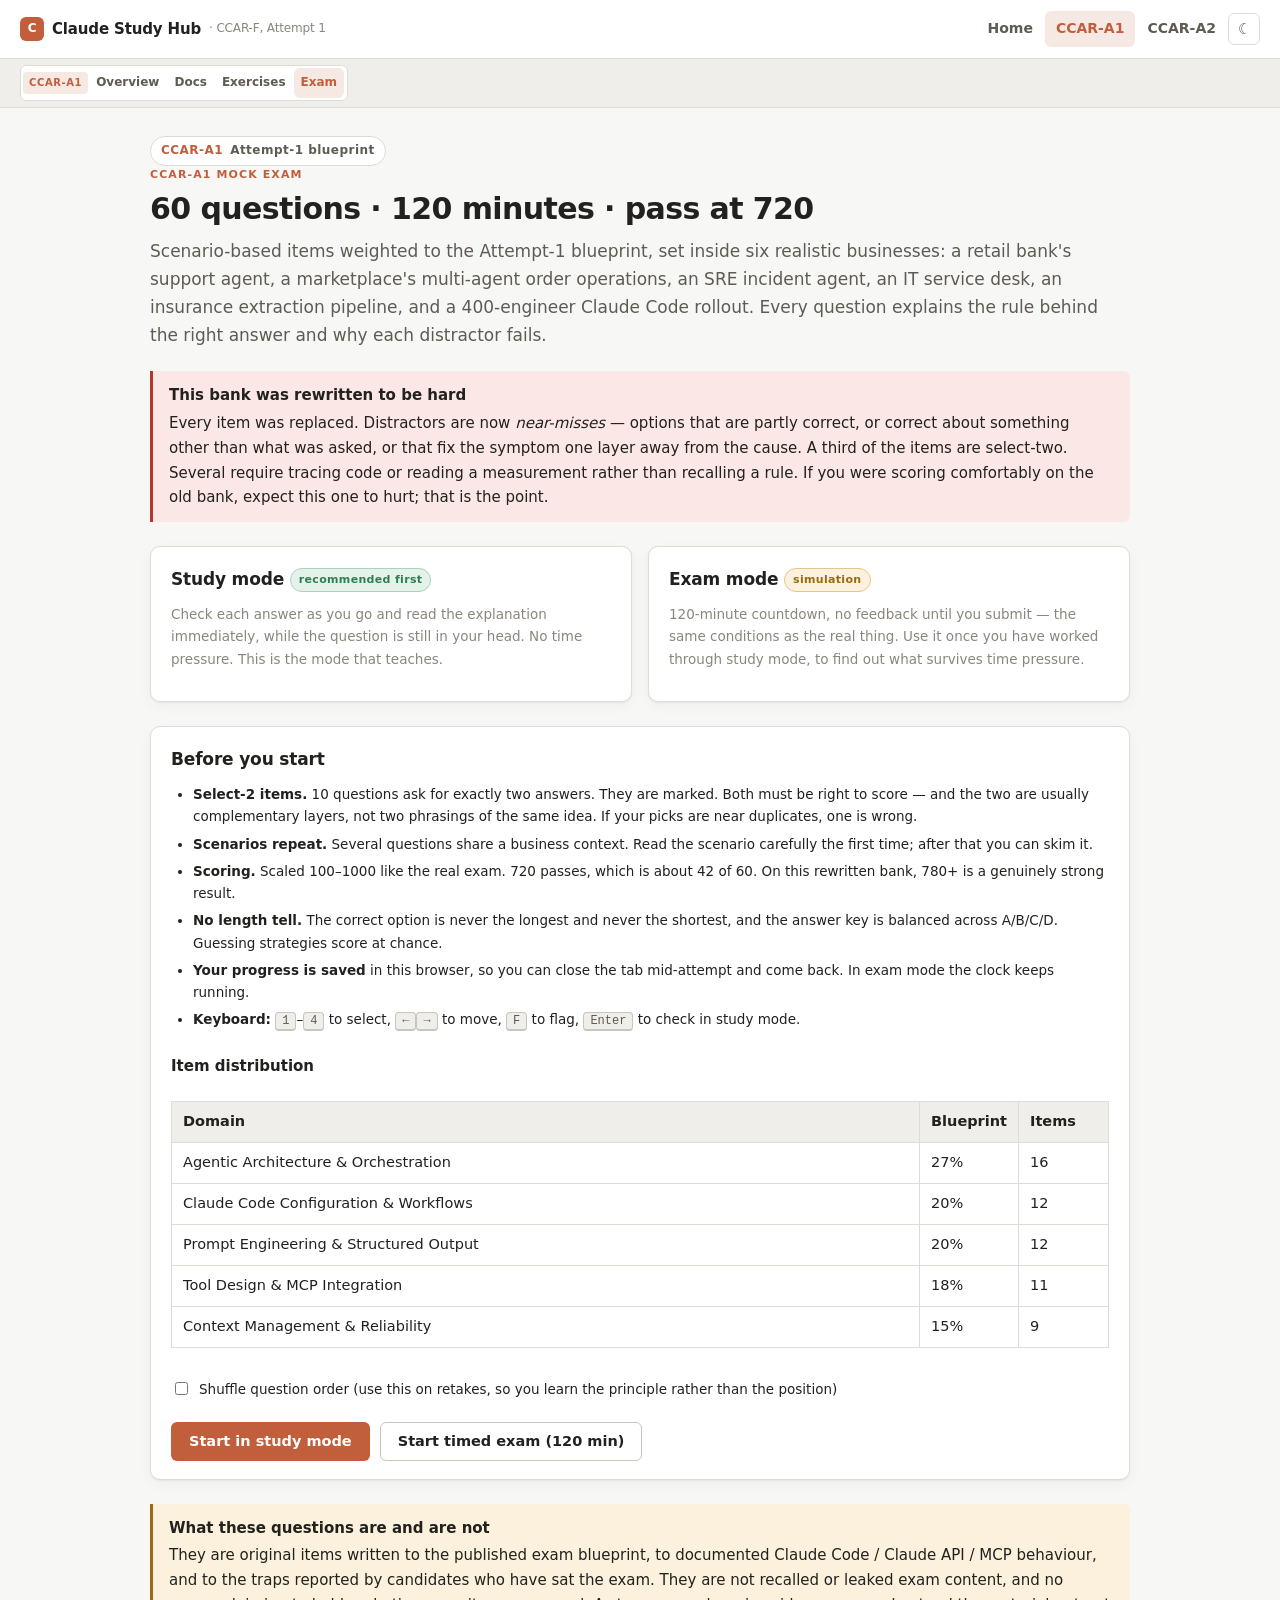
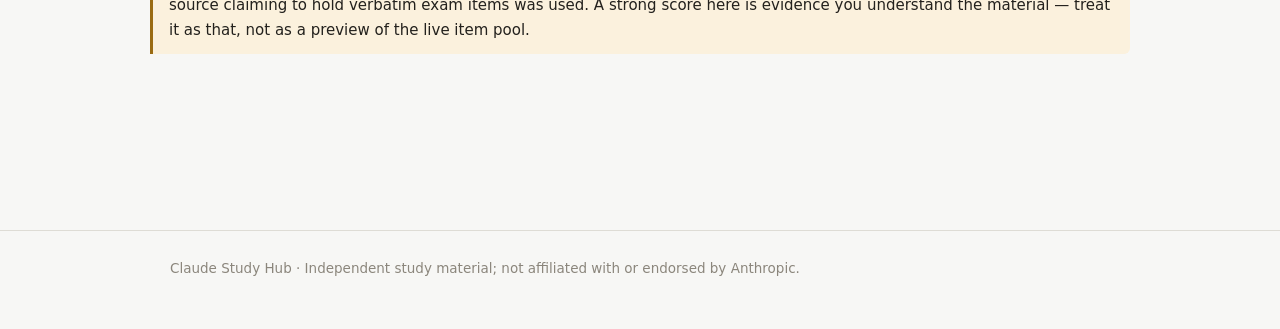
<file: a1-exam.html>
<!DOCTYPE html>
<html lang="en">
<head>
<meta charset="utf-8">
<meta name="viewport" content="width=device-width, initial-scale=1">
<title>CCAR-A1 Mock Exam — Claude Study Hub</title>
<meta name="description" content="60-question, 120-minute scenario-based mock exam for the Claude Certified Architect – Foundations certification, with a teaching explanation for every option.">
<link rel="stylesheet" href="assets/css/style.css">
<link rel="icon" href="data:image/svg+xml,<svg xmlns='http://www.w3.org/2000/svg' viewBox='0 0 100 100'><text y='.9em' font-size='90'>🎓</text></svg>">
<script src="assets/js/app.js"></script>
</head>
<body>

<header class="topbar">
  <div class="topbar-inner">
    <a class="brand" href="index.html"><span class="brand-mark">C</span> Claude Study Hub <small>&middot; CCAR-F, Attempt 1</small></a>
    <nav class="nav nav-main">
      <a href="index.html" data-sect="home">Home</a>
      <a href="a1-index.html" data-sect="a1">CCAR-A1</a>
      <a href="a2-index.html" data-sect="a2">CCAR-A2</a>
      <button class="icon-btn" id="themeBtn" onclick="toggleTheme()" title="Toggle theme" aria-label="Toggle theme">&#9790;</button>
    </nav>
  </div>
  <div class="subbar">
    <nav class="nav nav-sub">
      <span class="navgroup" data-track="a1">
        <span class="navlabel">CCAR-A1</span>
        <a href="a1-index.html">Overview</a>
        <a href="a1-docs.html">Docs</a>
        <a href="a1-exercises.html">Exercises</a>
        <a href="a1-exam.html">Exam</a>
      </span>
    </nav>
  </div>
</header>

<!-- sticky exam bar -->
<div class="exam-bar hide" id="examBar">
  <div class="narrow exam-bar-inner">
    <span class="timer" id="timer">120:00</span>
    <span class="tag accent" id="modeLabel">Study mode</span>
    <div class="progress"><i id="progressBar"></i></div>
    <span class="small muted" id="answeredCount">0 / 60 answered</span>
    <button class="btn sm ghost" id="submitTop">Submit</button>
    <button class="btn sm ghost" id="resetBtn">Reset</button>
  </div>
</div>

<main class="narrow content">

  <!-- ============ INTRO ============ -->
  <section id="intro">
    <div class="track-badge"><b>CCAR-A1</b> Attempt-1 blueprint</div>
    <div class="eyebrow">CCAR-A1 Mock exam</div>
    <h1>60 questions · 120 minutes · pass at 720</h1>
    <p class="lede">Scenario-based items weighted to the Attempt-1 blueprint, set inside six realistic businesses:
    a retail bank's support agent, a marketplace's multi-agent order operations, an SRE incident agent, an IT
    service desk, an insurance extraction pipeline, and a 400-engineer Claude Code rollout. Every question explains
    the rule behind the right answer and why each distractor fails.</p>

    <div class="note trap">
      <b>This bank was rewritten to be hard</b>
      Every item was replaced. Distractors are now <em>near-misses</em> &mdash; options that are partly correct, or
      correct about something other than what was asked, or that fix the symptom one layer away from the cause. A
      third of the items are select-two. Several require tracing code or reading a measurement rather than
      recalling a rule. If you were scoring comfortably on the old bank, expect this one to hurt; that is the point.
    </div>

    <div class="grid grid-2" style="margin:24px 0">
      <div class="card">
        <h3 class="mt0">Study mode <span class="tag ok">recommended first</span></h3>
        <p class="small muted">Check each answer as you go and read the explanation immediately, while the question
        is still in your head. No time pressure. This is the mode that teaches.</p>
      </div>
      <div class="card">
        <h3 class="mt0">Exam mode <span class="tag warn">simulation</span></h3>
        <p class="small muted">120-minute countdown, no feedback until you submit — the same conditions as the real
        thing. Use it once you have worked through study mode, to find out what survives time pressure.</p>
      </div>
    </div>

    <div class="card">
      <h3 class="mt0">Before you start</h3>
      <ul class="small">
        <li><strong>Select-2 items.</strong> <span id="multiCount">10</span> questions ask for exactly two answers.
        They are marked. Both must be right to score — and the two are usually complementary layers, not two
        phrasings of the same idea. If your picks are near duplicates, one is wrong.</li>
        <li><strong>Scenarios repeat.</strong> Several questions share a business context. Read the scenario
        carefully the first time; after that you can skim it.</li>
        <li><strong>Scoring.</strong> Scaled 100–1000 like the real exam. 720 passes, which is about 42 of 60.
        On this rewritten bank, 780+ is a genuinely strong result.</li>
        <li><strong>No length tell.</strong> The correct option is never the longest and never the shortest, and
        the answer key is balanced across A/B/C/D. Guessing strategies score at chance.</li>
        <li><strong>Your progress is saved</strong> in this browser, so you can close the tab mid-attempt and come
        back. In exam mode the clock keeps running.</li>
        <li><strong>Keyboard:</strong> <kbd>1</kbd>–<kbd>4</kbd> to select, <kbd>←</kbd><kbd>→</kbd> to move,
        <kbd>F</kbd> to flag, <kbd>Enter</kbd> to check in study mode.</li>
      </ul>

      <h4>Item distribution</h4>
      <div class="table-wrap">
        <table>
          <thead><tr><th>Domain</th><th style="width:90px">Blueprint</th><th style="width:90px">Items</th></tr></thead>
          <tbody id="blueprintBody"></tbody>
        </table>
      </div>

      <label class="small" style="display:flex;gap:8px;align-items:center;margin:16px 0 4px;cursor:pointer">
        <input type="checkbox" id="shuffleOpt" style="accent-color:var(--accent)">
        Shuffle question order (use this on retakes, so you learn the principle rather than the position)
      </label>

      <div class="exam-actions">
        <button class="btn" id="startStudy">Start in study mode</button>
        <button class="btn ghost" id="startExam">Start timed exam (120 min)</button>
      </div>
    </div>

    <div class="note warn" style="margin-top:24px">
      <b>What these questions are and are not</b>
      They are original items written to the published exam blueprint, to documented Claude Code / Claude API / MCP
      behaviour, and to the traps reported by candidates who have sat the exam. They are not recalled or leaked
      exam content, and no source claiming to hold verbatim exam items was used. A strong score here is evidence
      you understand the material — treat it as that, not as a preview of the live item pool.
    </div>
  </section>

  <!-- ============ EXAM ============ -->
  <section id="examView" class="hide">
    <div class="q-nav" id="qnav"></div>
    <div id="qbody"></div>
  </section>

  <!-- ============ RESULTS ============ -->
  <section id="resultView" class="hide"></section>

</main>

<footer class="footer"><div class="narrow">Claude Study Hub · Independent study material; not affiliated with or endorsed by Anthropic.</div></footer>

<script>window.EXAM_CONFIG = { minutes: 120, pass: 720, storeKey: 'exam' };</script>
<script src="assets/js/exam-data.js"></script>
<script src="assets/js/exam.js"></script>
</body>
</html>
</file>
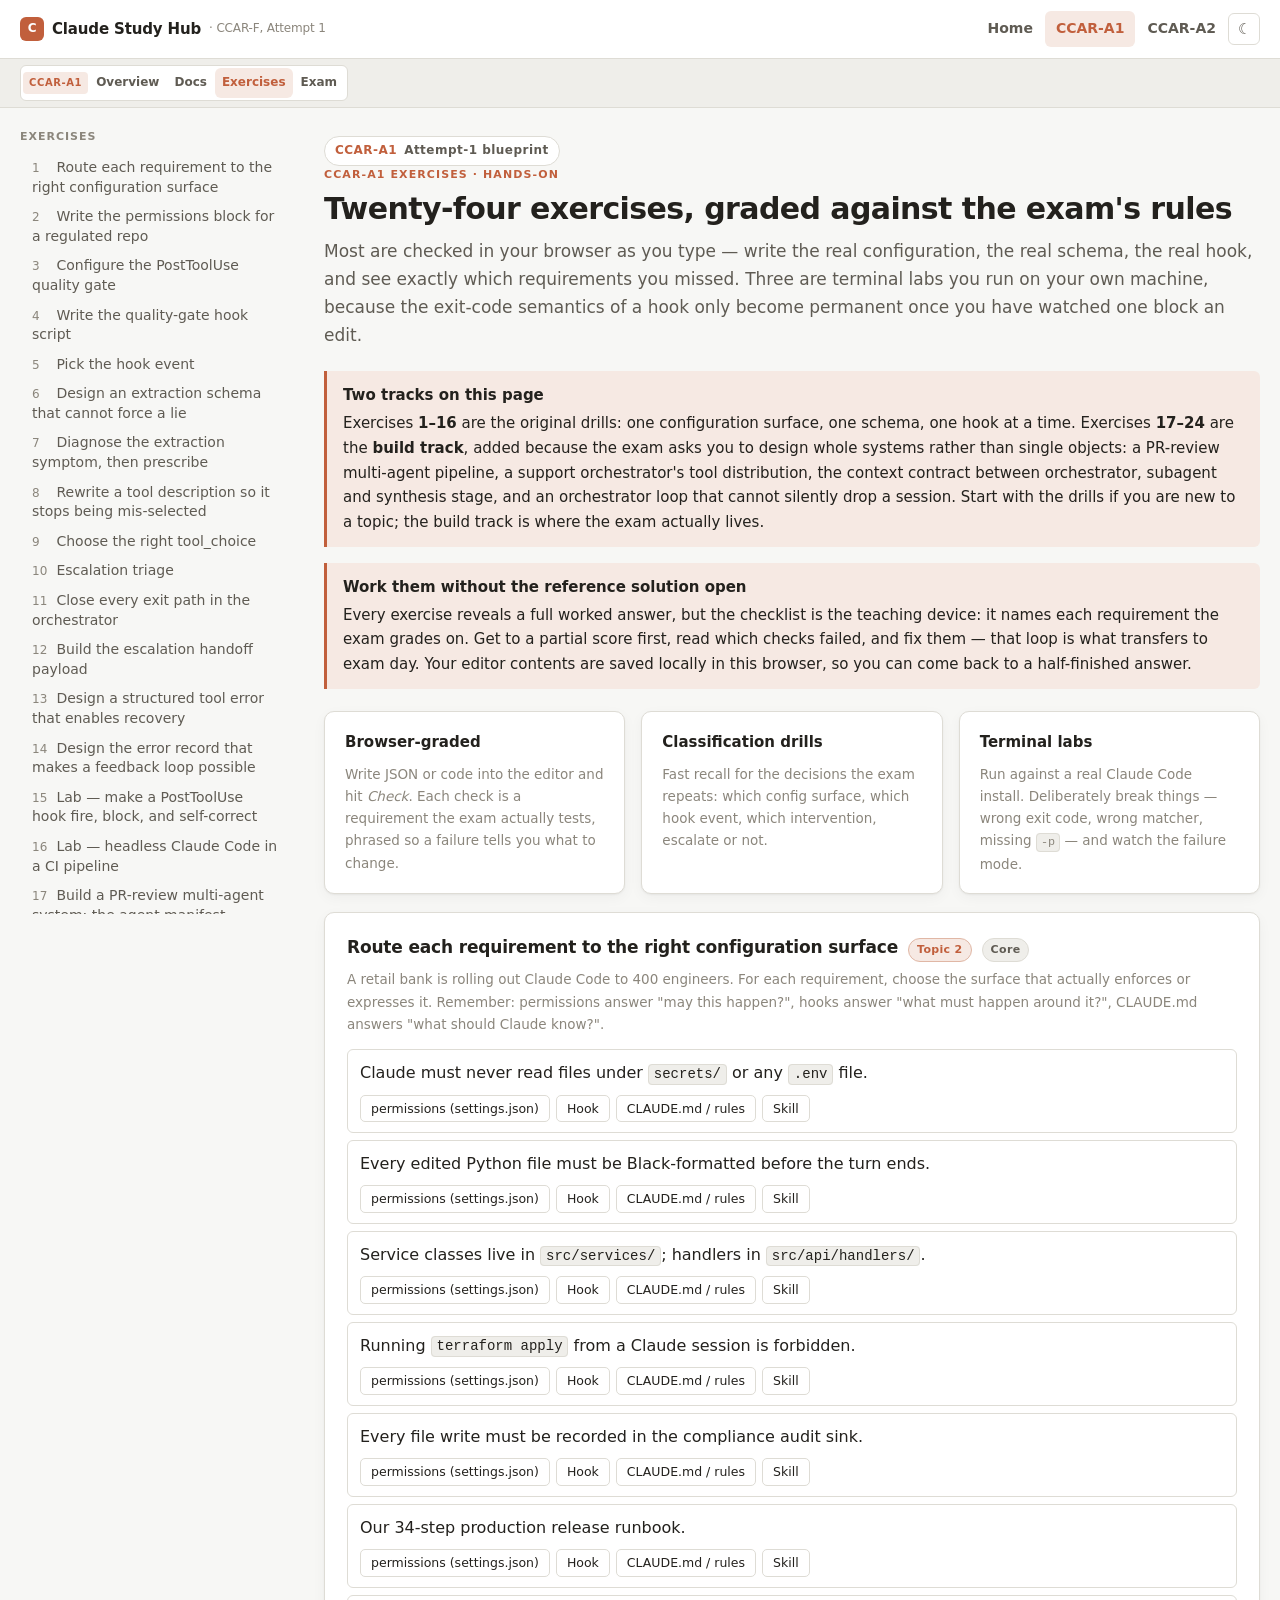
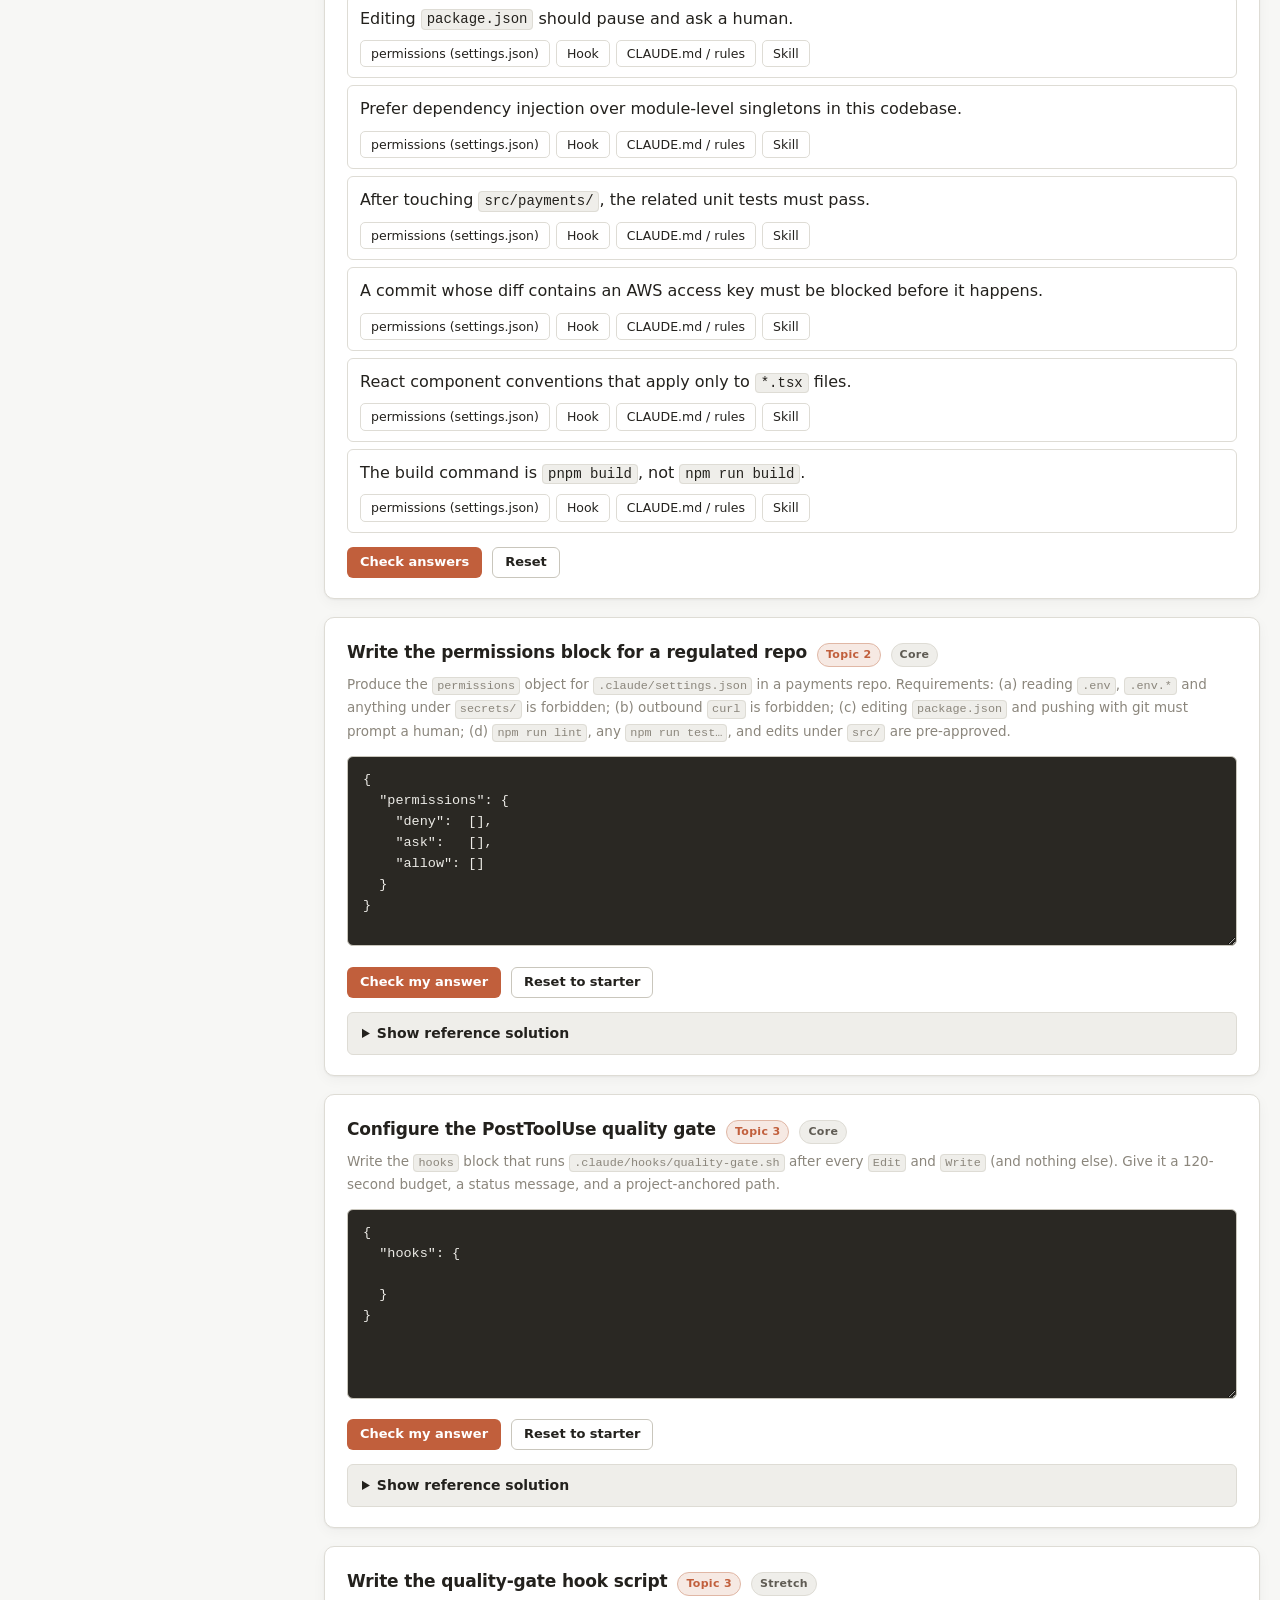
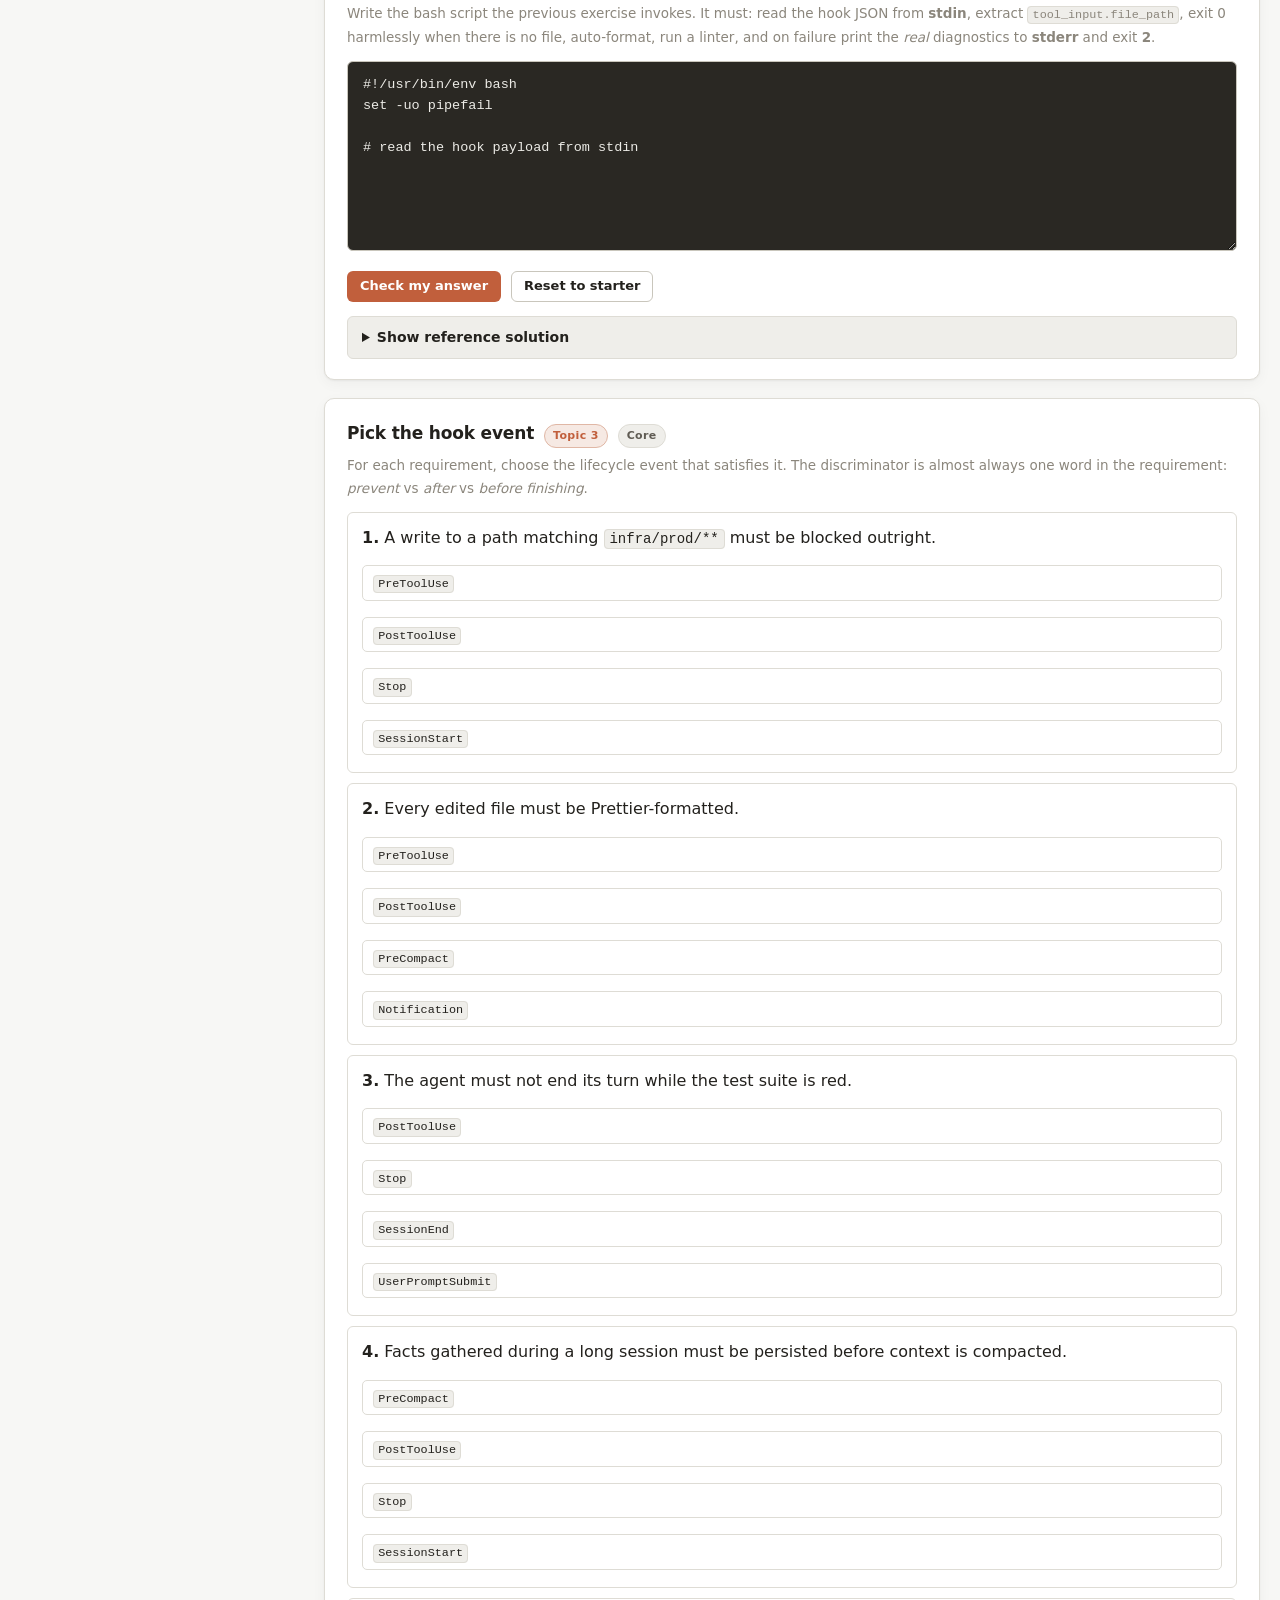
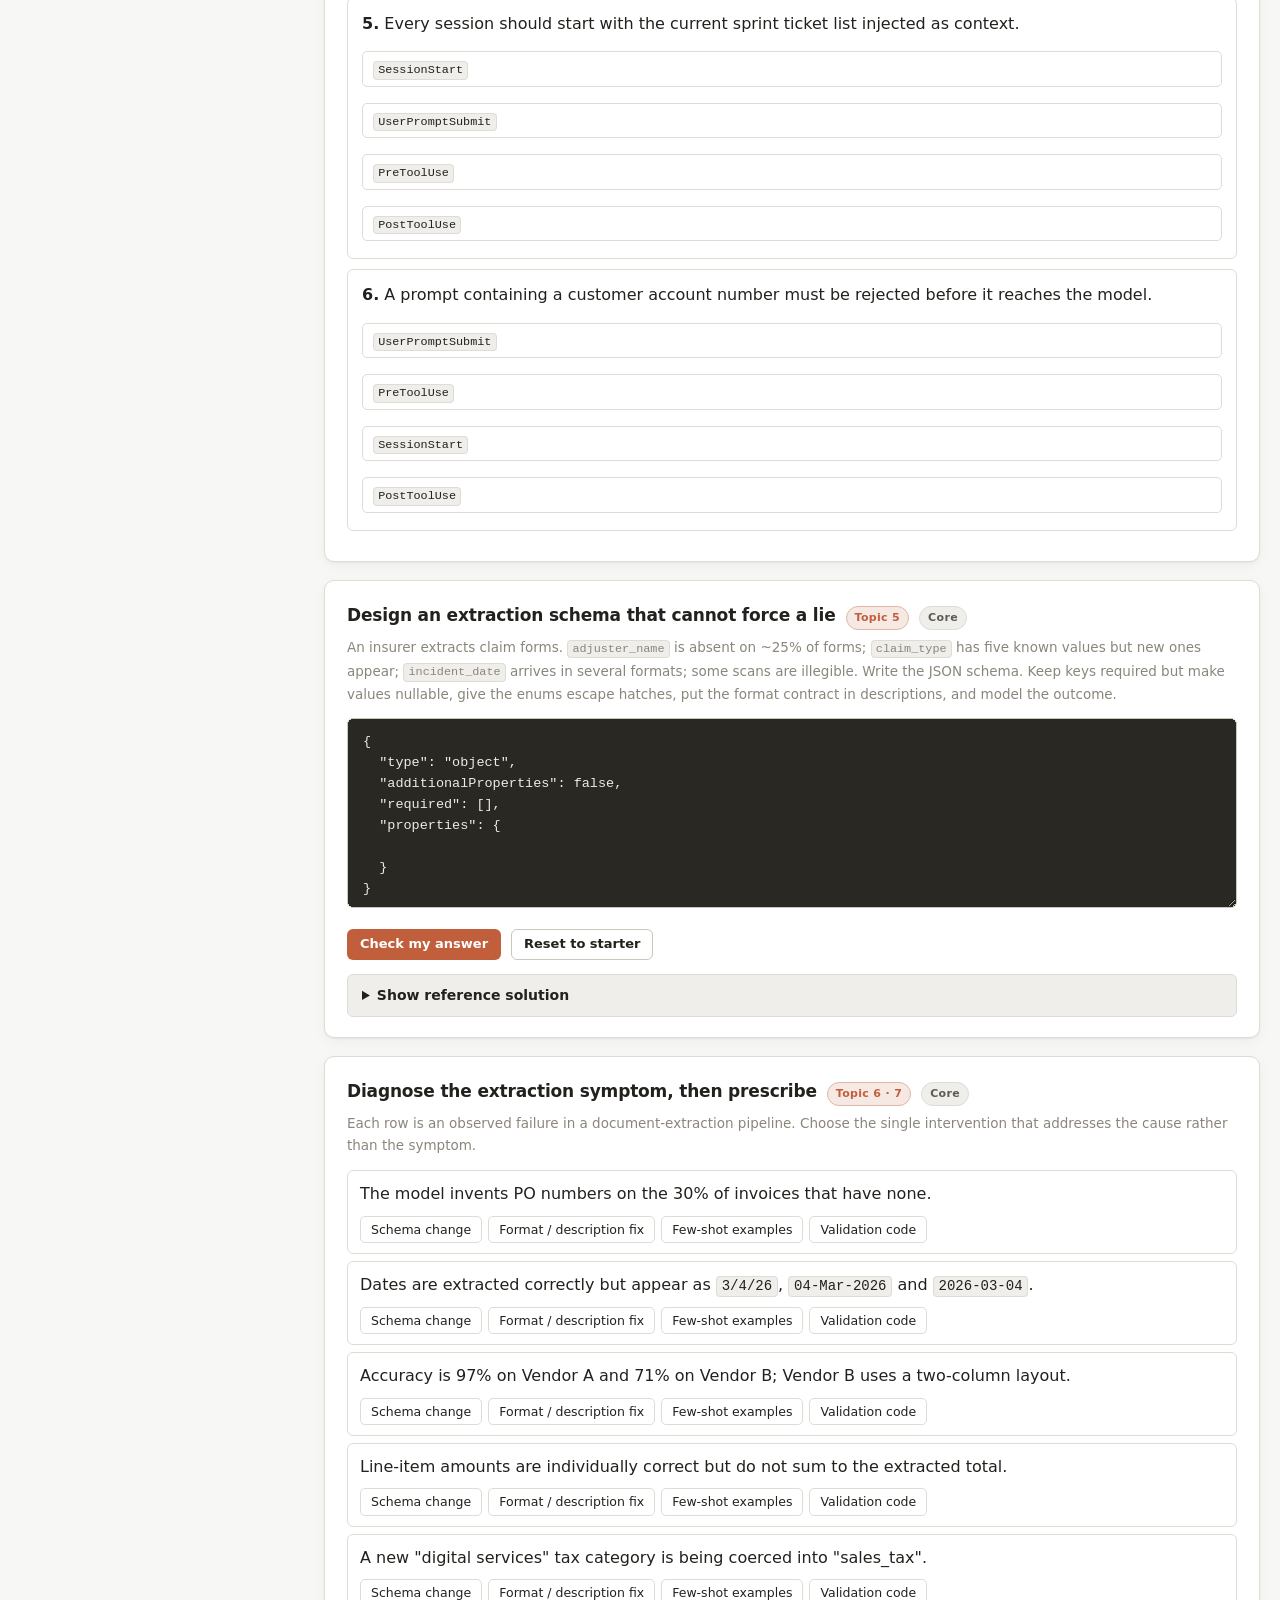
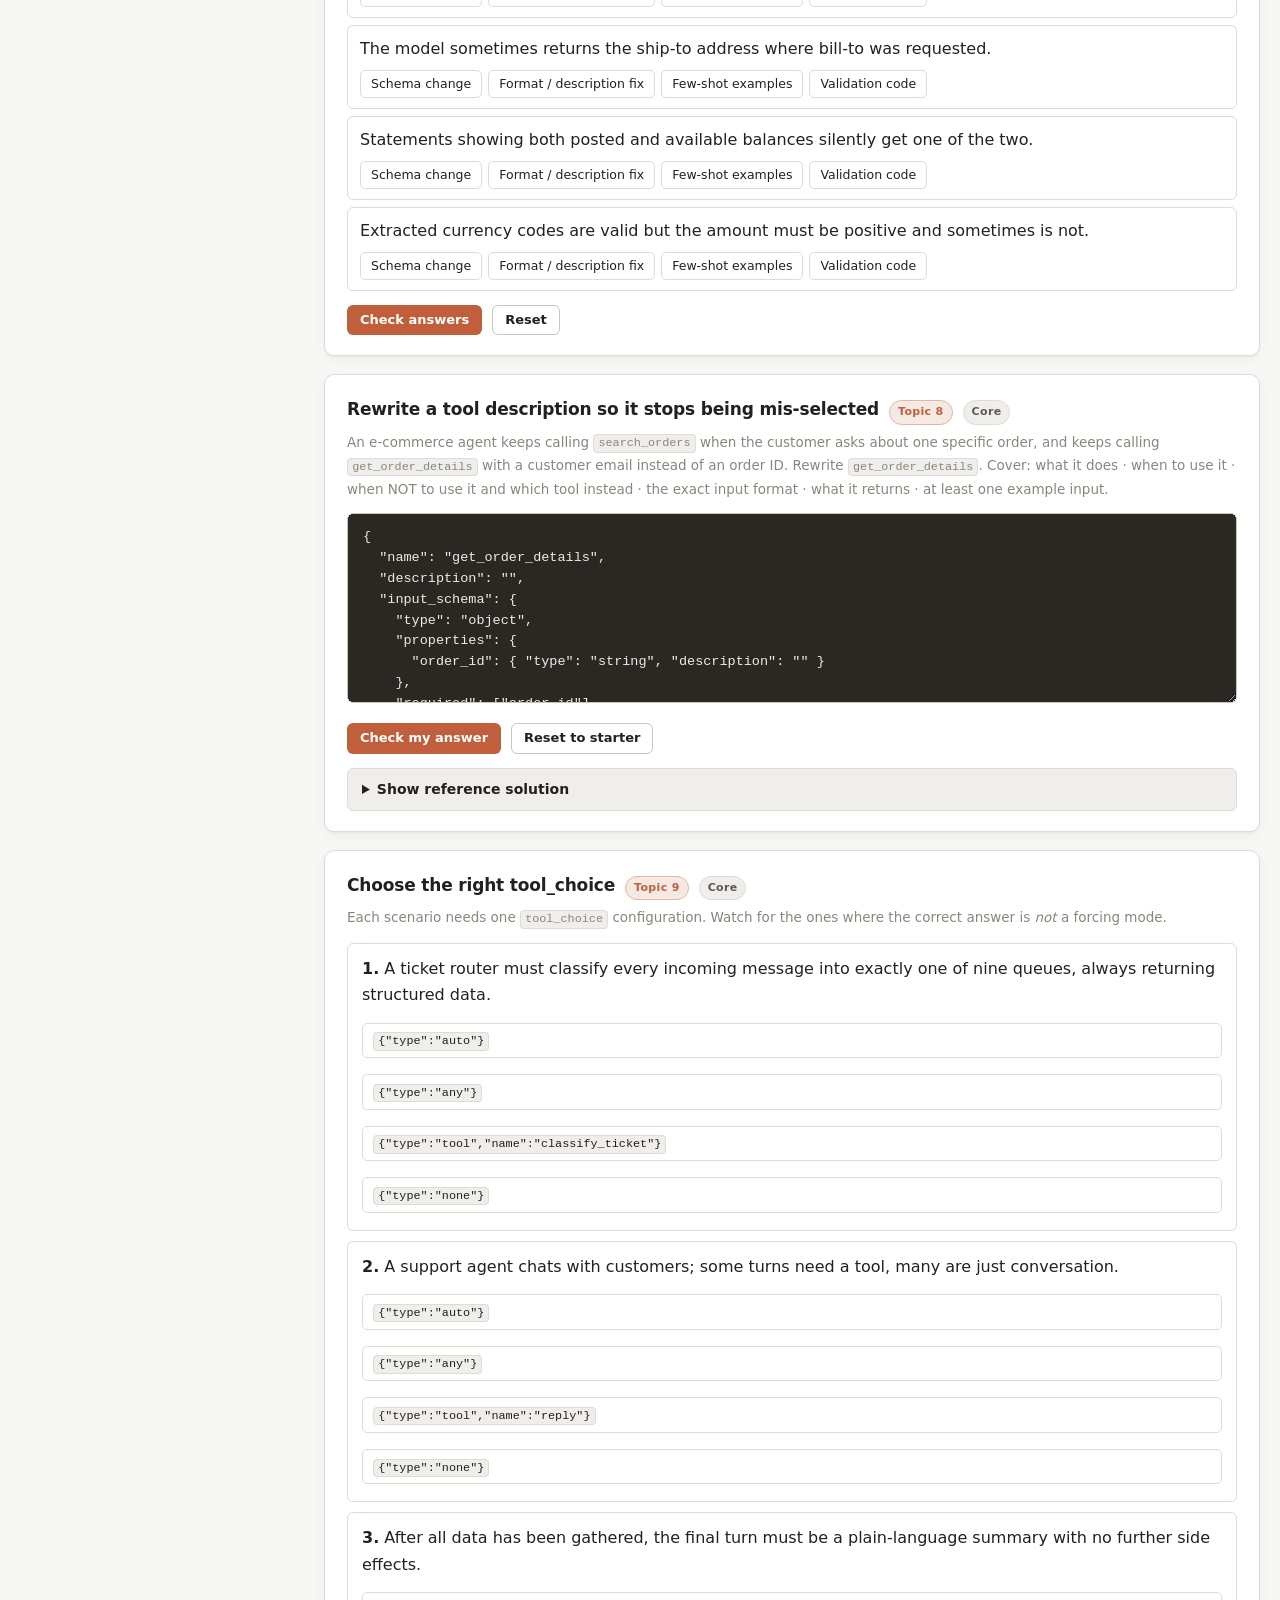
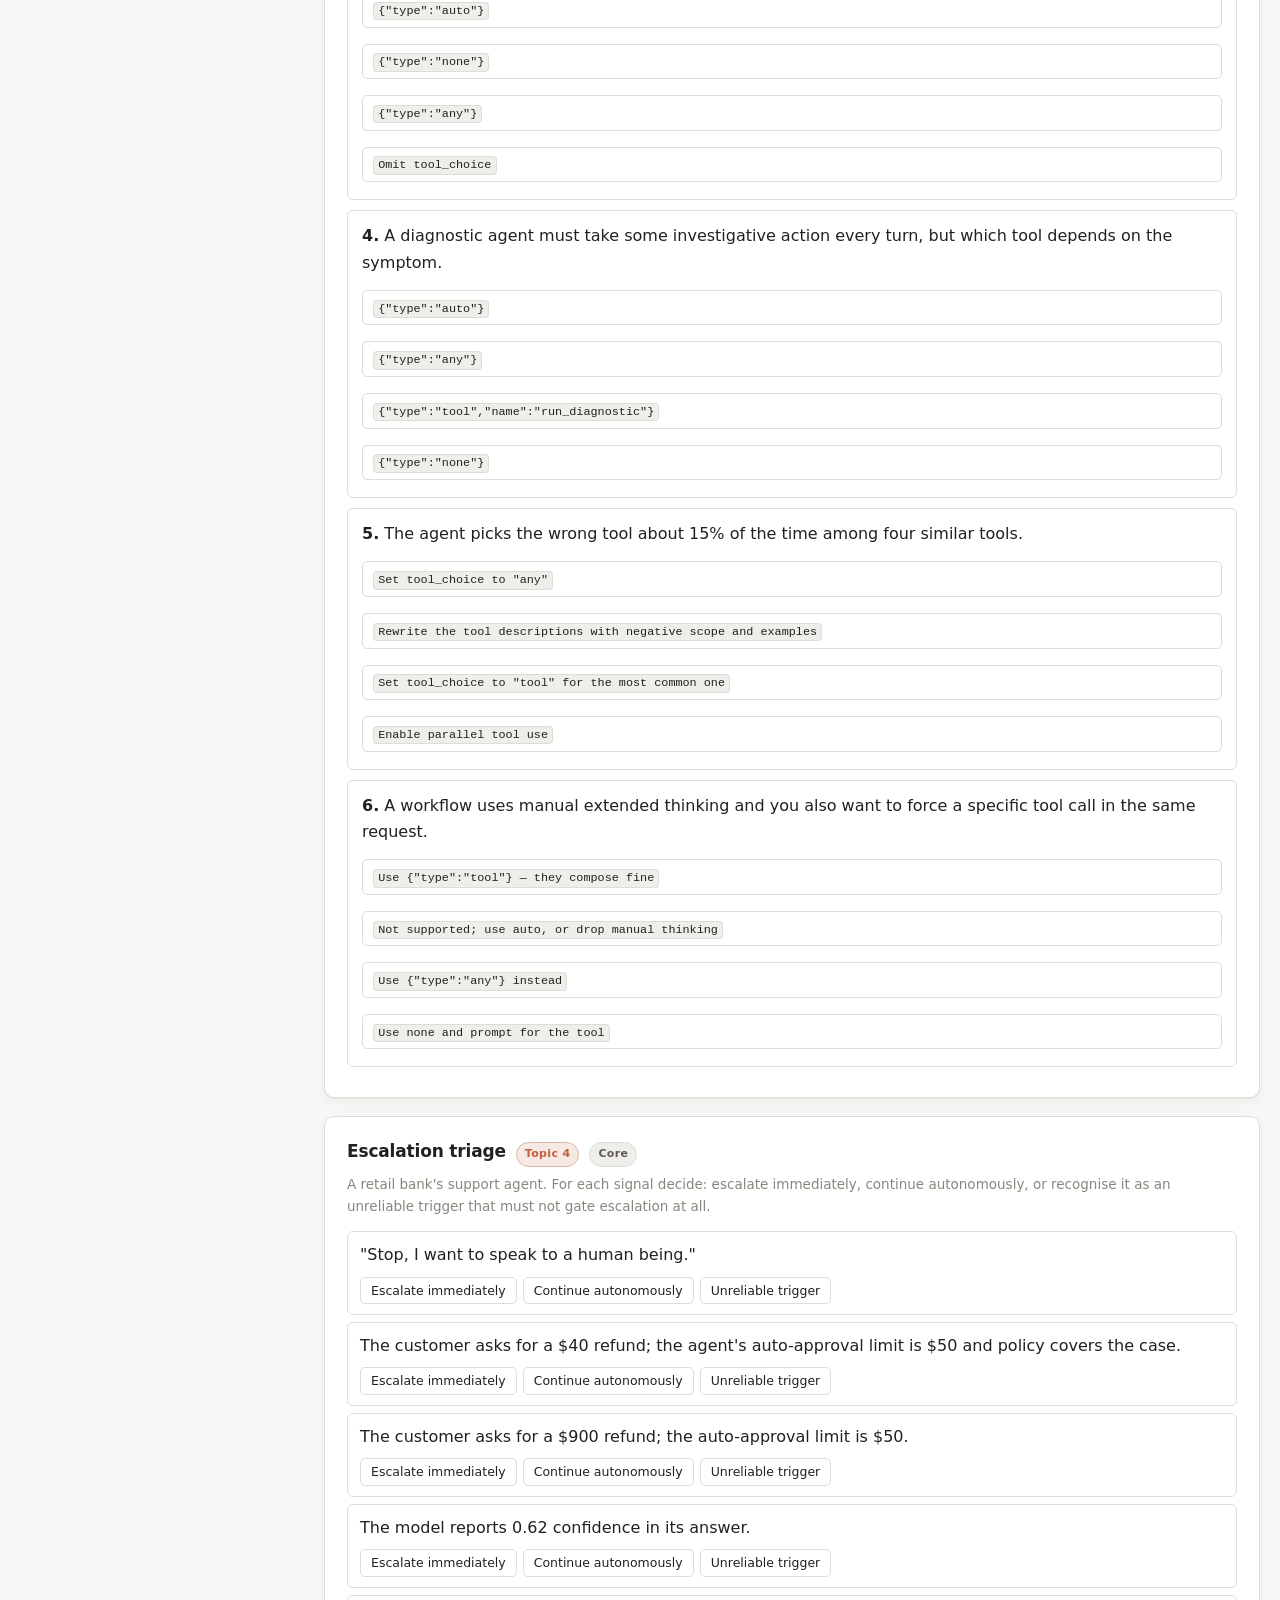
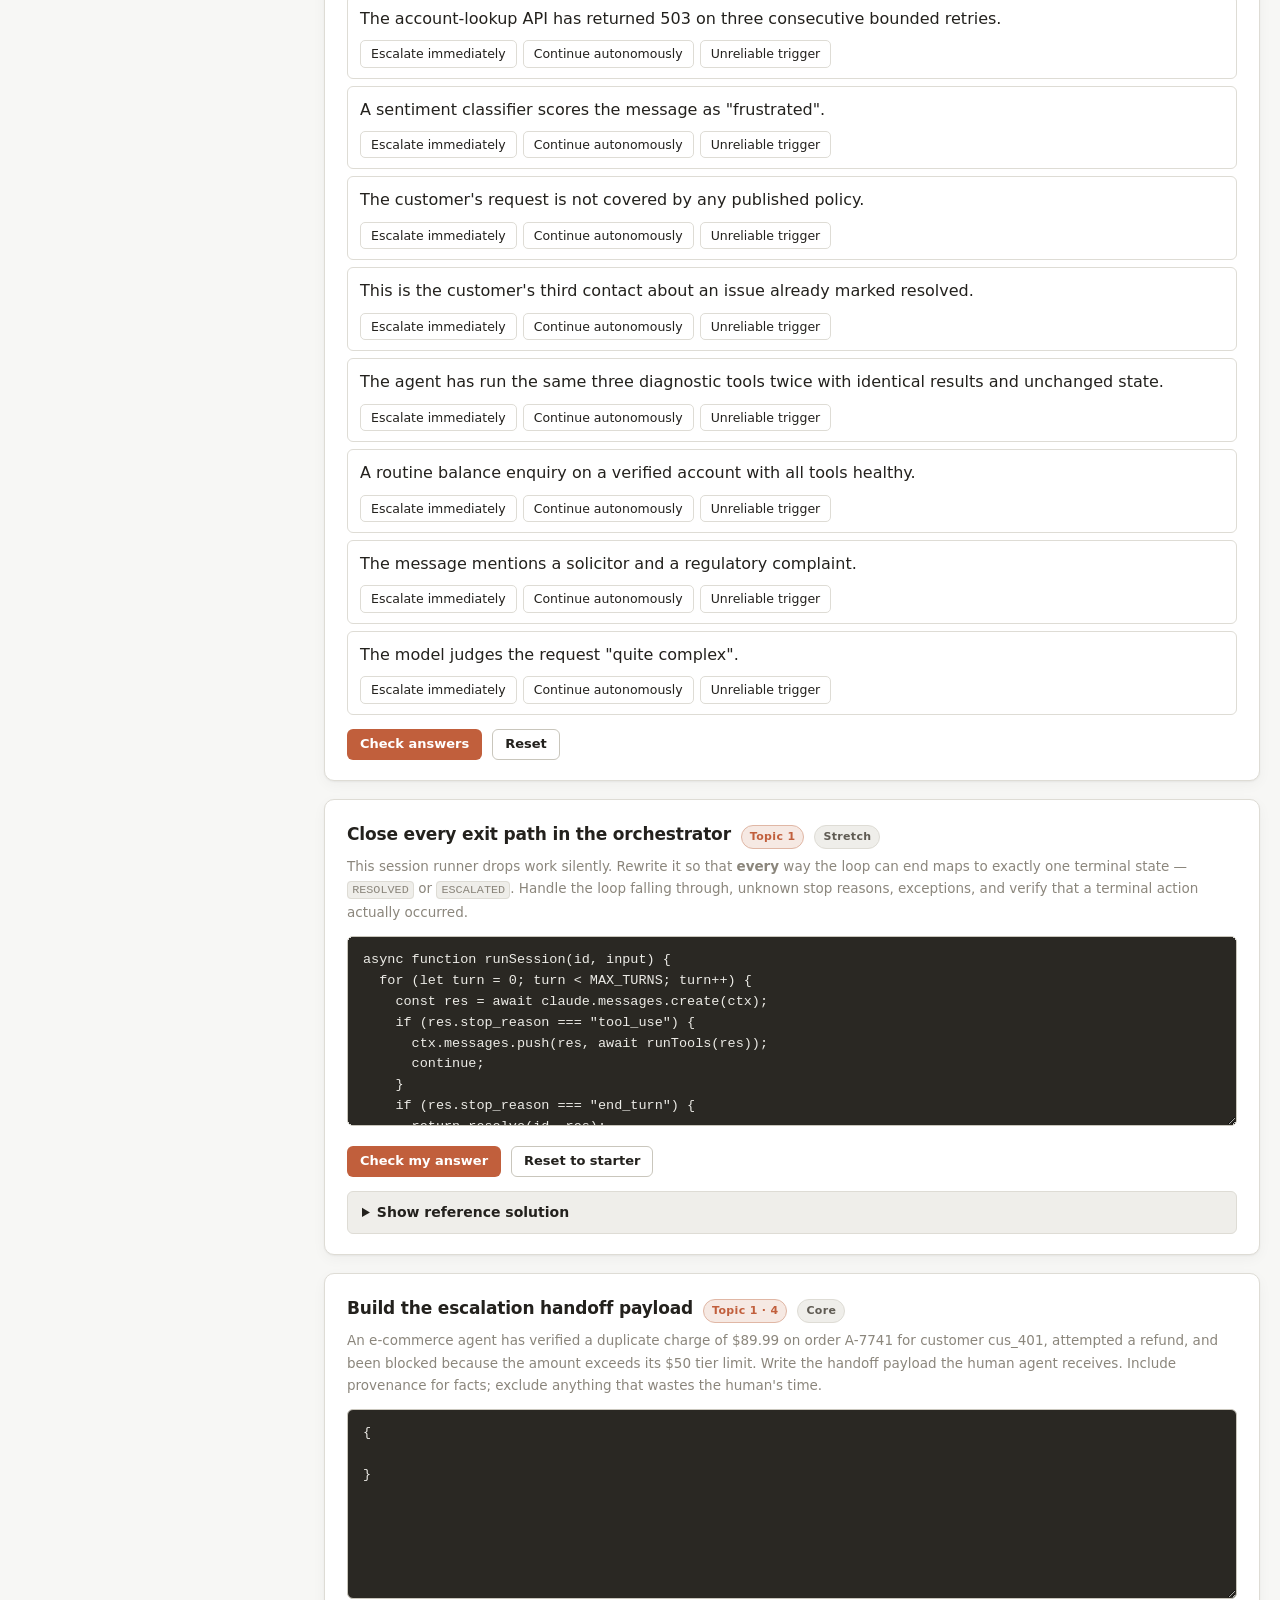
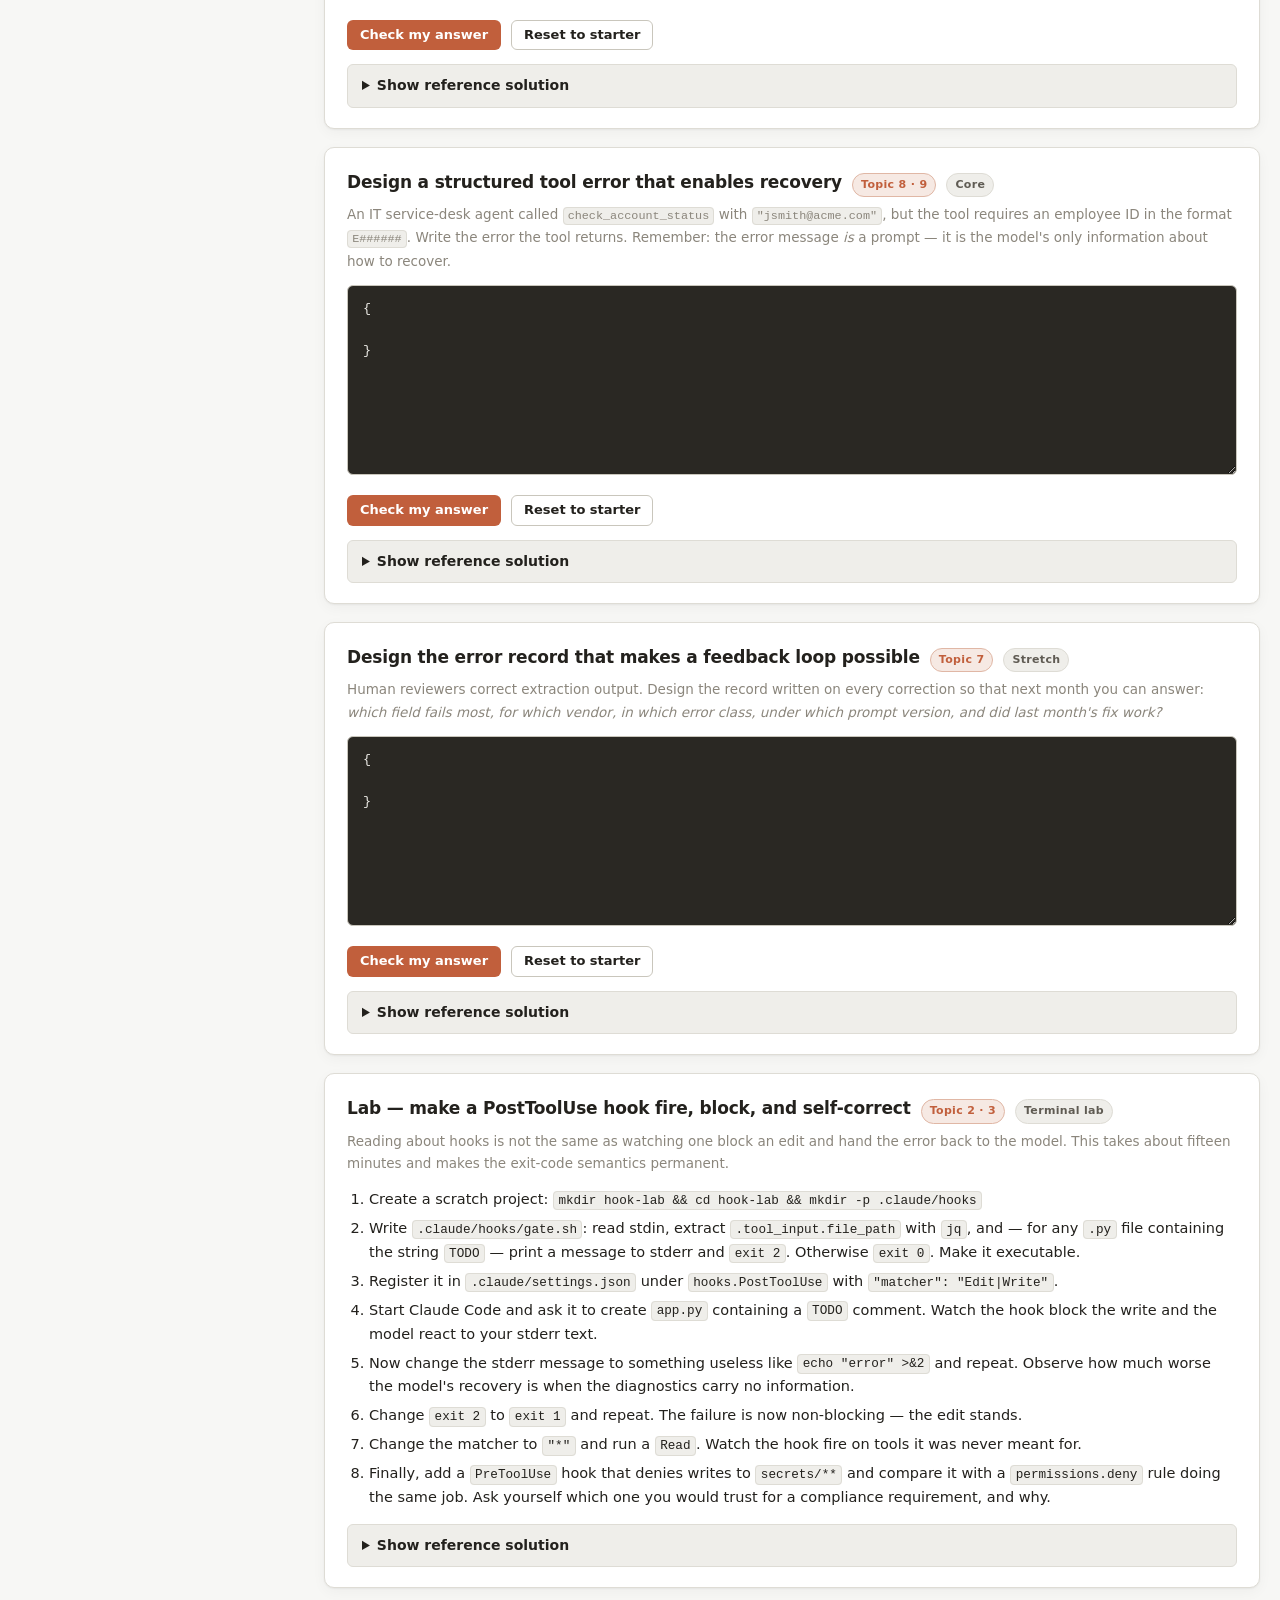
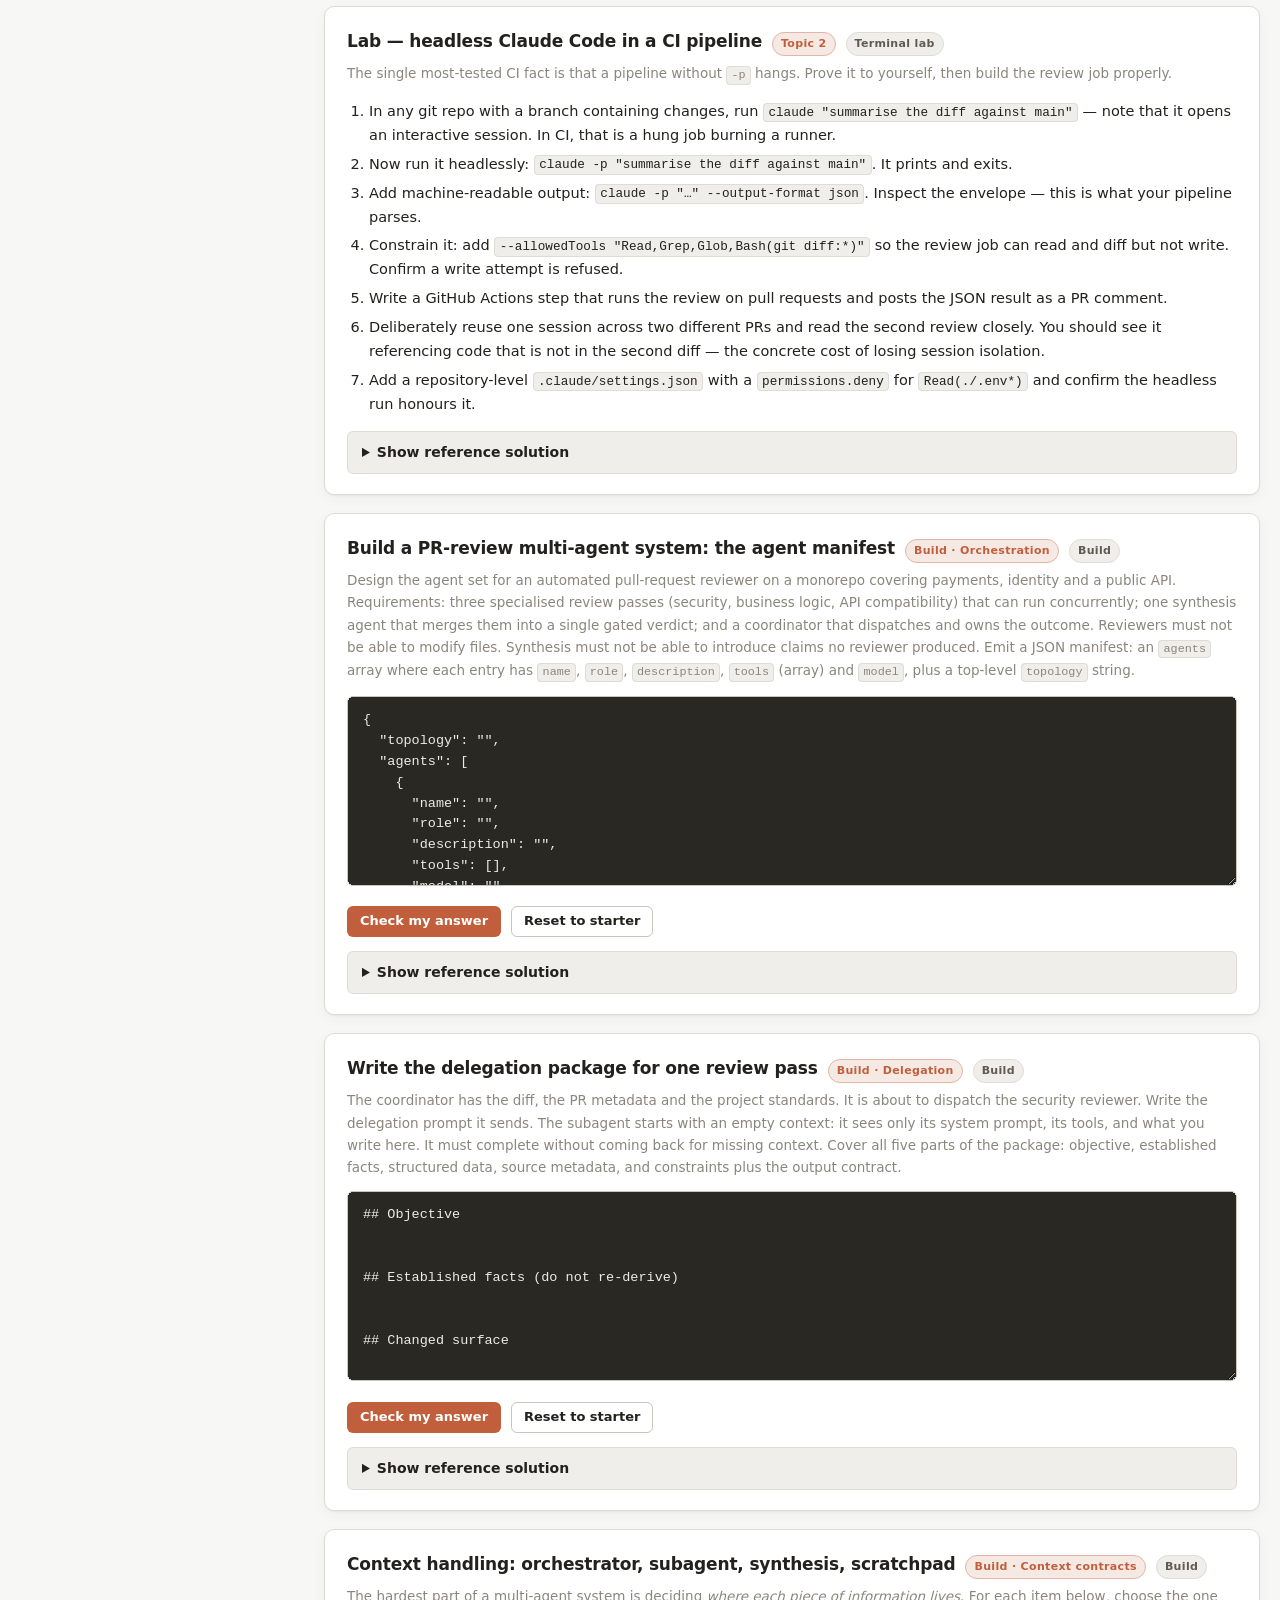
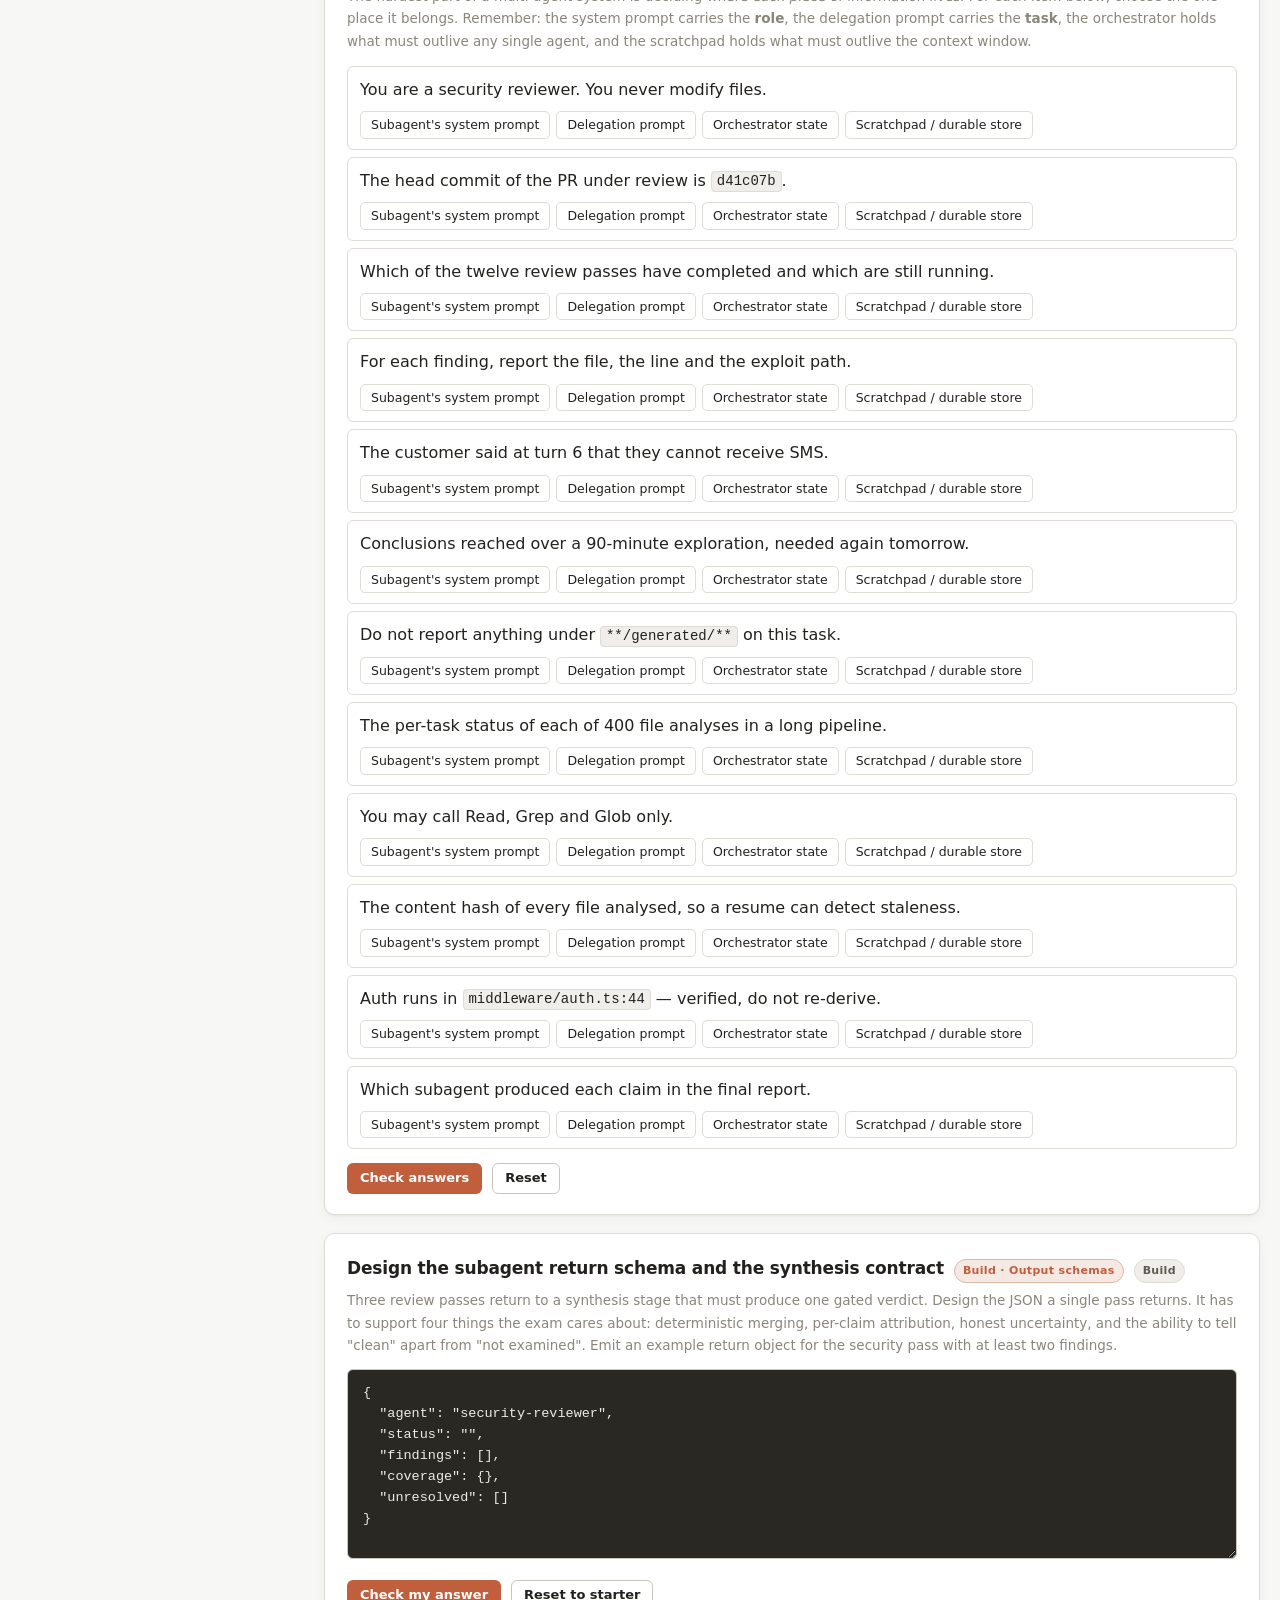
<file: a1-exercises.html>
<!DOCTYPE html>
<html lang="en">
<head>
<meta charset="utf-8">
<meta name="viewport" content="width=device-width, initial-scale=1">
<title>CCAR-A1 Exercises — Claude Study Hub</title>
<meta name="description" content="Twenty-four hands-on exercises for the Claude Certified Architect – Foundations exam, graded in the browser, including a build track of multi-agent system designs.">
<link rel="stylesheet" href="assets/css/style.css">
<link rel="icon" href="data:image/svg+xml,<svg xmlns='http://www.w3.org/2000/svg' viewBox='0 0 100 100'><text y='.9em' font-size='90'>🎓</text></svg>">
<script src="assets/js/app.js"></script>
</head>
<body>

<header class="topbar">
  <div class="topbar-inner">
    <a class="brand" href="index.html"><span class="brand-mark">C</span> Claude Study Hub <small>&middot; CCAR-F, Attempt 1</small></a>
    <nav class="nav nav-main">
      <a href="index.html" data-sect="home">Home</a>
      <a href="a1-index.html" data-sect="a1">CCAR-A1</a>
      <a href="a2-index.html" data-sect="a2">CCAR-A2</a>
      <button class="icon-btn" id="themeBtn" onclick="toggleTheme()" title="Toggle theme" aria-label="Toggle theme">&#9790;</button>
    </nav>
  </div>
  <div class="subbar">
    <nav class="nav nav-sub">
      <span class="navgroup" data-track="a1">
        <span class="navlabel">CCAR-A1</span>
        <a href="a1-index.html">Overview</a>
        <a href="a1-docs.html">Docs</a>
        <a href="a1-exercises.html">Exercises</a>
        <a href="a1-exam.html">Exam</a>
      </span>
    </nav>
  </div>
</header>

<div class="wrap layout">

  <aside class="sidebar">
    <h4>Exercises</h4>
    <div id="exNav"></div>
    <h4>Elsewhere</h4>
    <a href="a1-docs.html">← Documentation</a>
    <a href="a1-exam.html">Mock exam →</a>
  </aside>

  <main class="content">
    <div class="track-badge"><b>CCAR-A1</b> Attempt-1 blueprint</div>
    <div class="eyebrow">CCAR-A1 Exercises · hands-on</div>
    <h1>Twenty-four exercises, graded against the exam's rules</h1>
    <p class="lede">Most are checked in your browser as you type — write the real configuration, the real schema,
    the real hook, and see exactly which requirements you missed. Three are terminal labs you run on your own
    machine, because the exit-code semantics of a hook only become permanent once you have watched one block an
    edit.</p>

    <div class="note rule">
      <b>Two tracks on this page</b>
      Exercises <strong>1&ndash;16</strong> are the original drills: one configuration surface, one schema, one hook
      at a time. Exercises <strong>17&ndash;24</strong> are the <strong>build track</strong>, added because the exam
      asks you to design whole systems rather than single objects: a PR-review multi-agent pipeline, a support
      orchestrator's tool distribution, the context contract between orchestrator, subagent and synthesis stage, and
      an orchestrator loop that cannot silently drop a session. Start with the drills if you are new to a topic;
      the build track is where the exam actually lives.
    </div>

    <div class="note rule">
      <b>Work them without the reference solution open</b>
      Every exercise reveals a full worked answer, but the checklist is the teaching device: it names each
      requirement the exam grades on. Get to a partial score first, read which checks failed, and fix them — that
      loop is what transfers to exam day. Your editor contents are saved locally in this browser, so you can come
      back to a half-finished answer.
    </div>

    <div class="grid grid-3" style="margin:22px 0 8px">
      <div class="card"><h4 class="mt0">Browser-graded</h4><p class="small muted mb0">Write JSON or code into the editor and hit <em>Check</em>. Each check is a requirement the exam actually tests, phrased so a failure tells you what to change.</p></div>
      <div class="card"><h4 class="mt0">Classification drills</h4><p class="small muted mb0">Fast recall for the decisions the exam repeats: which config surface, which hook event, which intervention, escalate or not.</p></div>
      <div class="card"><h4 class="mt0">Terminal labs</h4><p class="small muted mb0">Run against a real Claude Code install. Deliberately break things — wrong exit code, wrong matcher, missing <code>-p</code> — and watch the failure mode.</p></div>
    </div>

    <div id="exRoot"></div>

    <div class="card" style="margin-top:30px">
      <div class="spread">
        <div><strong>Done with the drills?</strong><div class="small muted">Sit the timed mock and find out what actually stuck.</div></div>
        <a class="btn" href="a1-exam.html">Start the mock exam →</a>
      </div>
    </div>
  </main>
</div>

<footer class="footer"><div class="wrap">Claude Study Hub · Independent study material; not affiliated with or endorsed by Anthropic.</div></footer>
<script src="assets/js/ex-helpers.js"></script>
<script src="assets/js/exercises-a1.js"></script>
<script src="assets/js/ex-engine.js"></script>
</body>
</html>
</file>
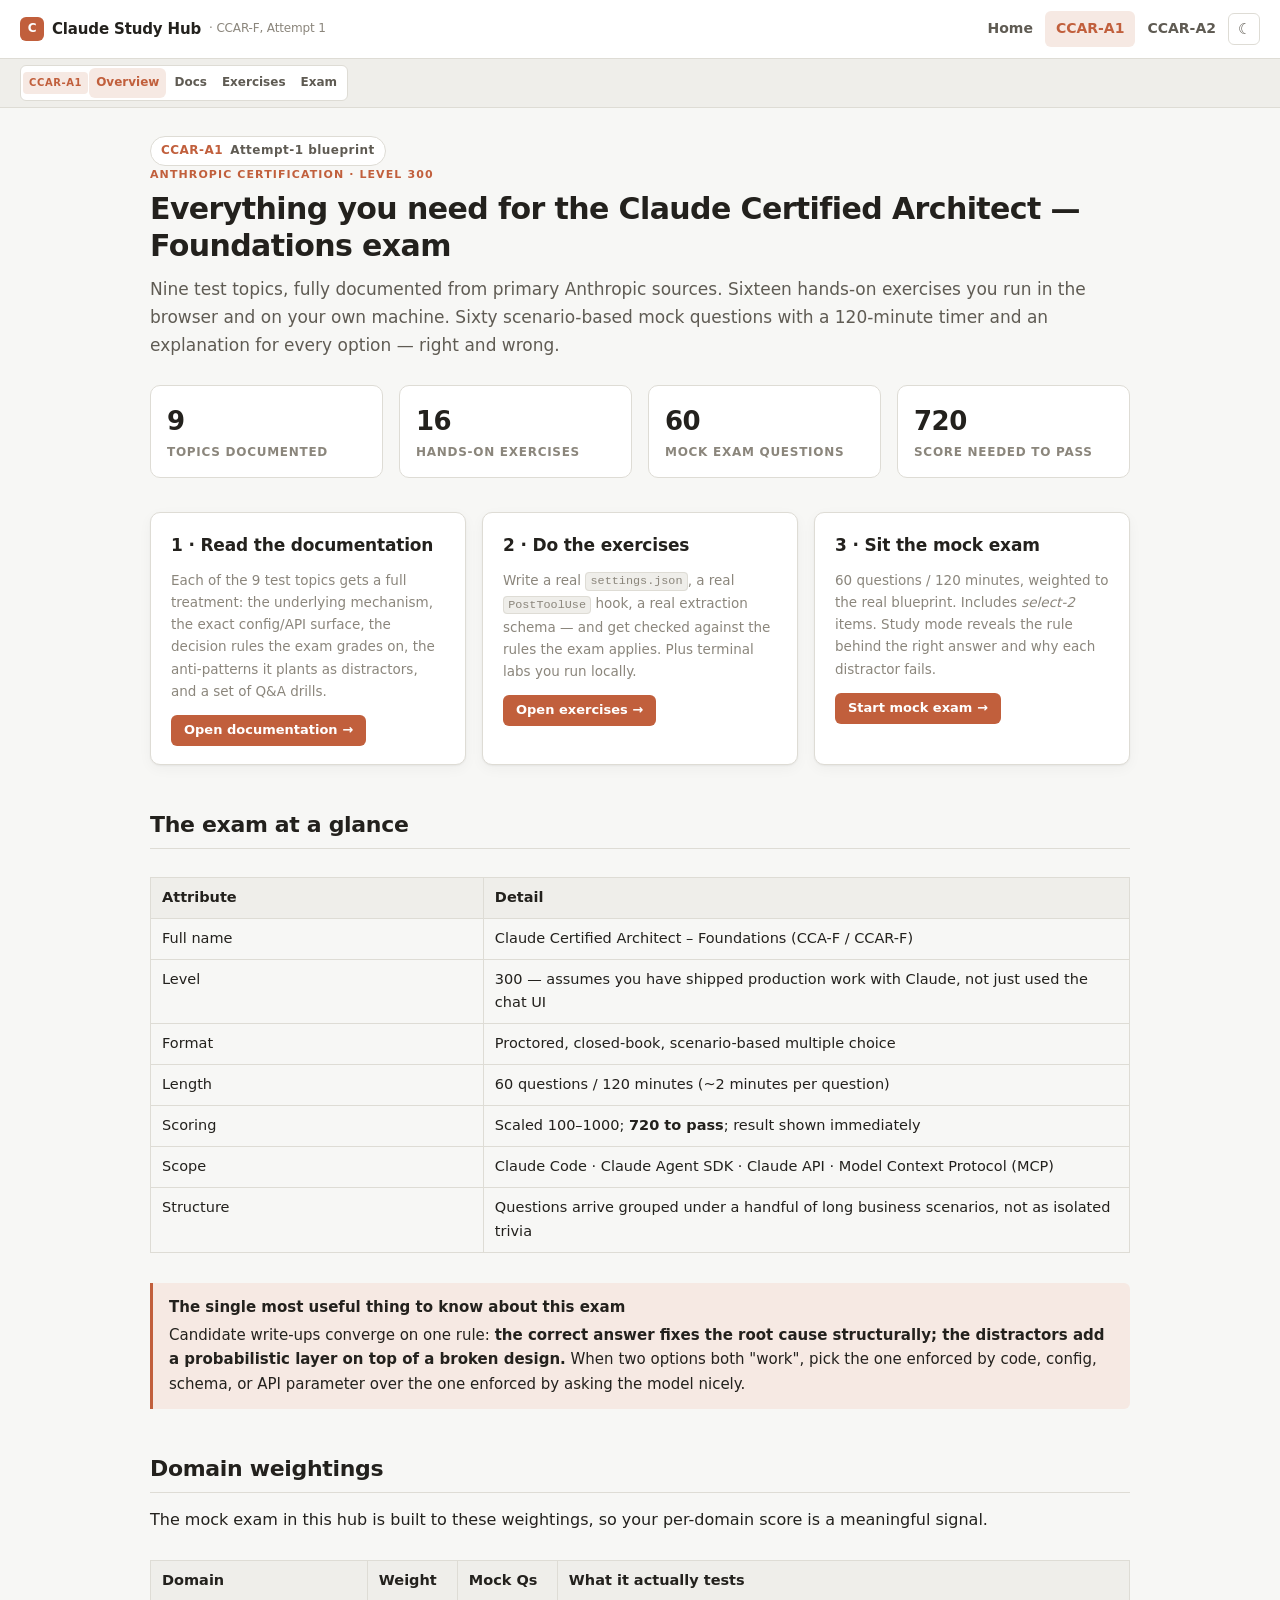
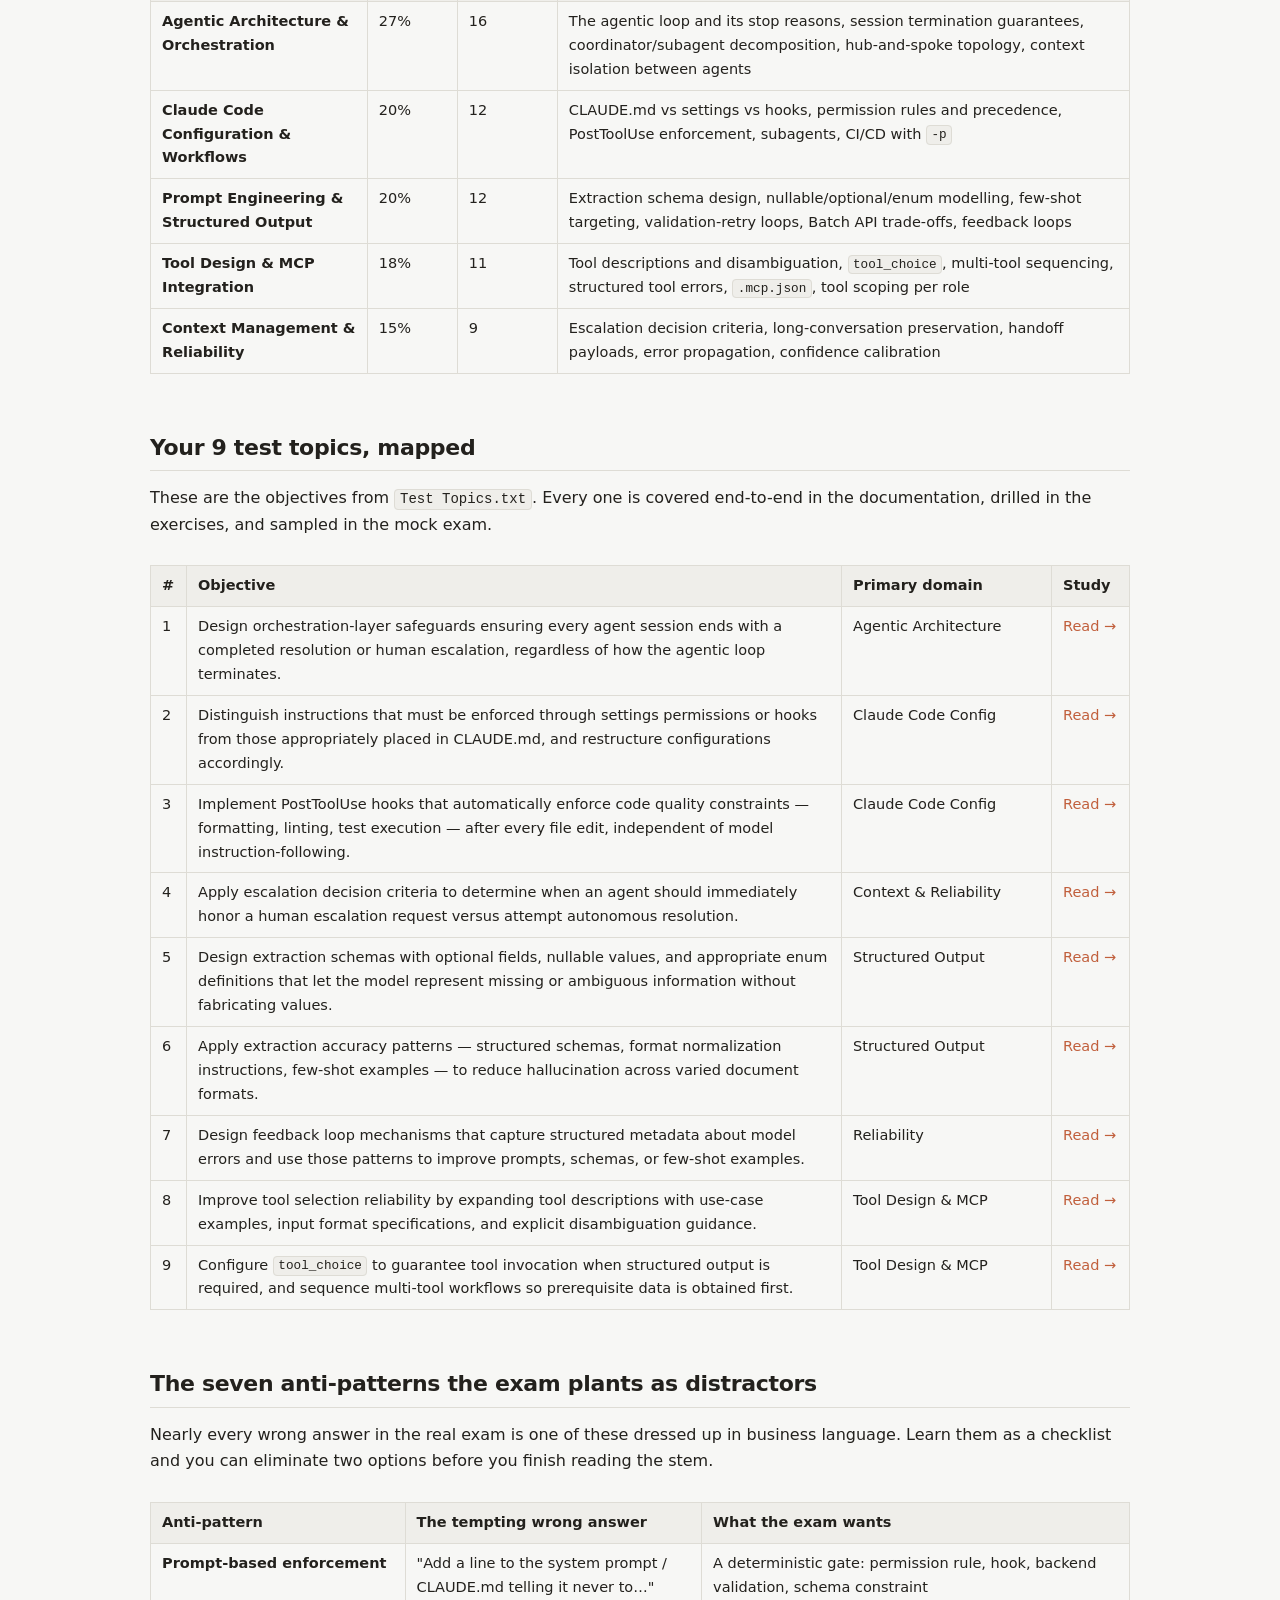
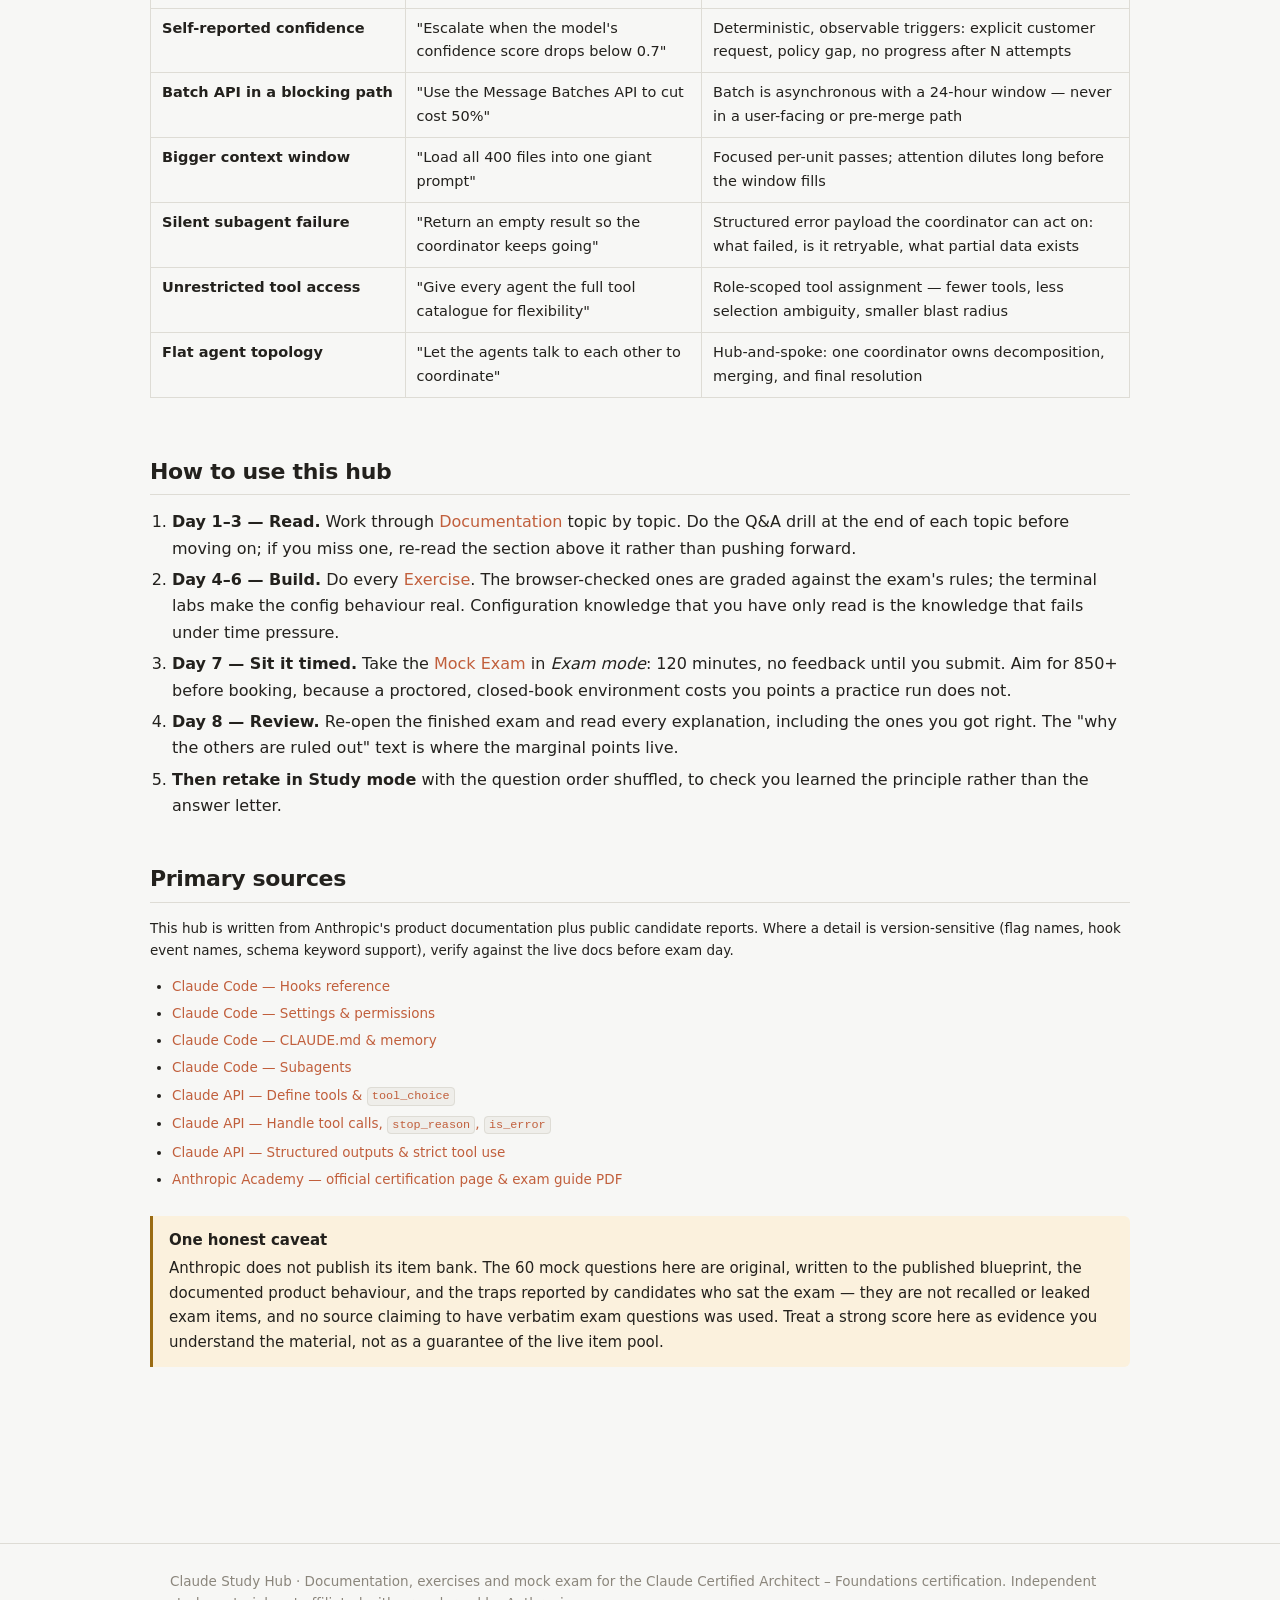
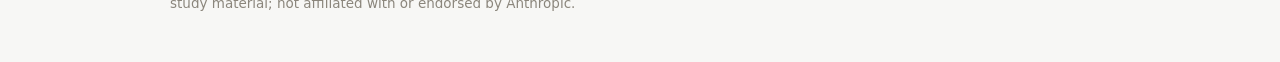
<file: a1-index.html>
<!DOCTYPE html>
<html lang="en">
<head>
<meta charset="utf-8">
<meta name="viewport" content="width=device-width, initial-scale=1">
<title>CCAR-A1 Overview — Claude Study Hub</title>
<meta name="description" content="Single-place study hub for the Anthropic Claude Certified Architect – Foundations exam: full documentation, hands-on exercises, and a 60-question timed mock exam with teaching explanations.">
<link rel="stylesheet" href="assets/css/style.css">
<link rel="icon" href="data:image/svg+xml,<svg xmlns='http://www.w3.org/2000/svg' viewBox='0 0 100 100'><text y='.9em' font-size='90'>🎓</text></svg>">
<script src="assets/js/app.js"></script>
</head>
<body>

<header class="topbar">
  <div class="topbar-inner">
    <a class="brand" href="index.html"><span class="brand-mark">C</span> Claude Study Hub <small>&middot; CCAR-F, Attempt 1</small></a>
    <nav class="nav nav-main">
      <a href="index.html" data-sect="home">Home</a>
      <a href="a1-index.html" data-sect="a1">CCAR-A1</a>
      <a href="a2-index.html" data-sect="a2">CCAR-A2</a>
      <button class="icon-btn" id="themeBtn" onclick="toggleTheme()" title="Toggle theme" aria-label="Toggle theme">&#9790;</button>
    </nav>
  </div>
  <div class="subbar">
    <nav class="nav nav-sub">
      <span class="navgroup" data-track="a1">
        <span class="navlabel">CCAR-A1</span>
        <a href="a1-index.html">Overview</a>
        <a href="a1-docs.html">Docs</a>
        <a href="a1-exercises.html">Exercises</a>
        <a href="a1-exam.html">Exam</a>
      </span>
    </nav>
  </div>
</header>

<main class="narrow content">

  <div class="track-badge"><b>CCAR-A1</b> Attempt-1 blueprint</div>
    <div class="eyebrow">Anthropic Certification · Level 300</div>
  <h1>Everything you need for the Claude Certified Architect&nbsp;— Foundations exam</h1>
  <p class="lede">
    Nine test topics, fully documented from primary Anthropic sources. Sixteen hands-on exercises you run
    in the browser and on your own machine. Sixty scenario-based mock questions with a 120-minute timer and
    an explanation for every option — right and wrong.
  </p>

  <div class="grid grid-4" style="margin:26px 0 34px">
    <a class="stat" href="a1-docs.html" style="color:inherit">
      <div class="k">9</div><div class="l">Topics documented</div>
    </a>
    <a class="stat" href="a1-exercises.html" style="color:inherit">
      <div class="k">16</div><div class="l">Hands-on exercises</div>
    </a>
    <a class="stat" href="a1-exam.html" style="color:inherit">
      <div class="k">60</div><div class="l">Mock exam questions</div>
    </a>
    <div class="stat">
      <div class="k">720</div><div class="l">Score needed to pass</div>
    </div>
  </div>

  <div class="grid grid-3">
    <div class="card">
      <h3 class="mt0">1 · Read the documentation</h3>
      <p class="small muted">Each of the 9 test topics gets a full treatment: the underlying mechanism, the exact
      config/API surface, the decision rules the exam grades on, the anti-patterns it plants as distractors, and
      a set of Q&amp;A drills.</p>
      <a class="btn sm" href="a1-docs.html">Open documentation →</a>
    </div>
    <div class="card">
      <h3 class="mt0">2 · Do the exercises</h3>
      <p class="small muted">Write a real <code>settings.json</code>, a real <code>PostToolUse</code> hook, a real
      extraction schema — and get checked against the rules the exam applies. Plus terminal labs you run locally.</p>
      <a class="btn sm" href="a1-exercises.html">Open exercises →</a>
    </div>
    <div class="card">
      <h3 class="mt0">3 · Sit the mock exam</h3>
      <p class="small muted">60 questions / 120 minutes, weighted to the real blueprint. Includes
      <em>select-2</em> items. Study mode reveals the rule behind the right answer and why each distractor fails.</p>
      <a class="btn sm" href="a1-exam.html">Start mock exam →</a>
    </div>
  </div>

  <h2>The exam at a glance</h2>
  <div class="table-wrap">
  <table>
    <tr><th style="width:34%">Attribute</th><th>Detail</th></tr>
    <tr><td>Full name</td><td>Claude Certified Architect – Foundations (CCA-F / CCAR-F)</td></tr>
    <tr><td>Level</td><td>300 — assumes you have shipped production work with Claude, not just used the chat UI</td></tr>
    <tr><td>Format</td><td>Proctored, closed-book, scenario-based multiple choice</td></tr>
    <tr><td>Length</td><td>60 questions / 120 minutes (~2 minutes per question)</td></tr>
    <tr><td>Scoring</td><td>Scaled 100–1000; <strong>720 to pass</strong>; result shown immediately</td></tr>
    <tr><td>Scope</td><td>Claude Code · Claude Agent SDK · Claude API · Model Context Protocol (MCP)</td></tr>
    <tr><td>Structure</td><td>Questions arrive grouped under a handful of long business scenarios, not as isolated trivia</td></tr>
  </table>
  </div>

  <div class="note rule">
    <b>The single most useful thing to know about this exam</b>
    Candidate write-ups converge on one rule: <strong>the correct answer fixes the root cause structurally; the
    distractors add a probabilistic layer on top of a broken design.</strong> When two options both "work", pick the
    one enforced by code, config, schema, or API parameter over the one enforced by asking the model nicely.
  </div>

  <h2>Domain weightings</h2>
  <p>The mock exam in this hub is built to these weightings, so your per-domain score is a meaningful signal.</p>
  <div class="table-wrap">
  <table>
    <tr><th>Domain</th><th style="width:90px">Weight</th><th style="width:100px">Mock Qs</th><th>What it actually tests</th></tr>
    <tr>
      <td><strong>Agentic Architecture &amp; Orchestration</strong></td><td>27%</td><td>16</td>
      <td>The agentic loop and its stop reasons, session termination guarantees, coordinator/subagent decomposition, hub-and-spoke topology, context isolation between agents</td>
    </tr>
    <tr>
      <td><strong>Claude Code Configuration &amp; Workflows</strong></td><td>20%</td><td>12</td>
      <td>CLAUDE.md vs settings vs hooks, permission rules and precedence, PostToolUse enforcement, subagents, CI/CD with <code>-p</code></td>
    </tr>
    <tr>
      <td><strong>Prompt Engineering &amp; Structured Output</strong></td><td>20%</td><td>12</td>
      <td>Extraction schema design, nullable/optional/enum modelling, few-shot targeting, validation-retry loops, Batch API trade-offs, feedback loops</td>
    </tr>
    <tr>
      <td><strong>Tool Design &amp; MCP Integration</strong></td><td>18%</td><td>11</td>
      <td>Tool descriptions and disambiguation, <code>tool_choice</code>, multi-tool sequencing, structured tool errors, <code>.mcp.json</code>, tool scoping per role</td>
    </tr>
    <tr>
      <td><strong>Context Management &amp; Reliability</strong></td><td>15%</td><td>9</td>
      <td>Escalation decision criteria, long-conversation preservation, handoff payloads, error propagation, confidence calibration</td>
    </tr>
  </table>
  </div>

  <h2>Your 9 test topics, mapped</h2>
  <p>These are the objectives from <code>Test Topics.txt</code>. Every one is covered end-to-end in the documentation,
  drilled in the exercises, and sampled in the mock exam.</p>

  <div class="table-wrap">
  <table>
    <tr><th style="width:36px">#</th><th>Objective</th><th style="width:210px">Primary domain</th><th style="width:78px">Study</th></tr>
    <tr><td>1</td><td>Design orchestration-layer safeguards ensuring every agent session ends with a completed resolution or human escalation, regardless of how the agentic loop terminates.</td><td>Agentic Architecture</td><td><a href="a1-docs.html#t1">Read →</a></td></tr>
    <tr><td>2</td><td>Distinguish instructions that must be enforced through settings permissions or hooks from those appropriately placed in CLAUDE.md, and restructure configurations accordingly.</td><td>Claude Code Config</td><td><a href="a1-docs.html#t2">Read →</a></td></tr>
    <tr><td>3</td><td>Implement PostToolUse hooks that automatically enforce code quality constraints — formatting, linting, test execution — after every file edit, independent of model instruction-following.</td><td>Claude Code Config</td><td><a href="a1-docs.html#t3">Read →</a></td></tr>
    <tr><td>4</td><td>Apply escalation decision criteria to determine when an agent should immediately honor a human escalation request versus attempt autonomous resolution.</td><td>Context &amp; Reliability</td><td><a href="a1-docs.html#t4">Read →</a></td></tr>
    <tr><td>5</td><td>Design extraction schemas with optional fields, nullable values, and appropriate enum definitions that let the model represent missing or ambiguous information without fabricating values.</td><td>Structured Output</td><td><a href="a1-docs.html#t5">Read →</a></td></tr>
    <tr><td>6</td><td>Apply extraction accuracy patterns — structured schemas, format normalization instructions, few-shot examples — to reduce hallucination across varied document formats.</td><td>Structured Output</td><td><a href="a1-docs.html#t6">Read →</a></td></tr>
    <tr><td>7</td><td>Design feedback loop mechanisms that capture structured metadata about model errors and use those patterns to improve prompts, schemas, or few-shot examples.</td><td>Reliability</td><td><a href="a1-docs.html#t7">Read →</a></td></tr>
    <tr><td>8</td><td>Improve tool selection reliability by expanding tool descriptions with use-case examples, input format specifications, and explicit disambiguation guidance.</td><td>Tool Design &amp; MCP</td><td><a href="a1-docs.html#t8">Read →</a></td></tr>
    <tr><td>9</td><td>Configure <code>tool_choice</code> to guarantee tool invocation when structured output is required, and sequence multi-tool workflows so prerequisite data is obtained first.</td><td>Tool Design &amp; MCP</td><td><a href="a1-docs.html#t9">Read →</a></td></tr>
  </table>
  </div>

  <h2>The seven anti-patterns the exam plants as distractors</h2>
  <p>Nearly every wrong answer in the real exam is one of these dressed up in business language. Learn them as a
  checklist and you can eliminate two options before you finish reading the stem.</p>

  <div class="table-wrap">
  <table>
    <tr><th style="width:26%">Anti-pattern</th><th>The tempting wrong answer</th><th>What the exam wants</th></tr>
    <tr><td><strong>Prompt-based enforcement</strong></td><td>"Add a line to the system prompt / CLAUDE.md telling it never to…"</td><td>A deterministic gate: permission rule, hook, backend validation, schema constraint</td></tr>
    <tr><td><strong>Self-reported confidence</strong></td><td>"Escalate when the model's confidence score drops below 0.7"</td><td>Deterministic, observable triggers: explicit customer request, policy gap, no progress after N attempts</td></tr>
    <tr><td><strong>Batch API in a blocking path</strong></td><td>"Use the Message Batches API to cut cost 50%"</td><td>Batch is asynchronous with a 24-hour window — never in a user-facing or pre-merge path</td></tr>
    <tr><td><strong>Bigger context window</strong></td><td>"Load all 400 files into one giant prompt"</td><td>Focused per-unit passes; attention dilutes long before the window fills</td></tr>
    <tr><td><strong>Silent subagent failure</strong></td><td>"Return an empty result so the coordinator keeps going"</td><td>Structured error payload the coordinator can act on: what failed, is it retryable, what partial data exists</td></tr>
    <tr><td><strong>Unrestricted tool access</strong></td><td>"Give every agent the full tool catalogue for flexibility"</td><td>Role-scoped tool assignment — fewer tools, less selection ambiguity, smaller blast radius</td></tr>
    <tr><td><strong>Flat agent topology</strong></td><td>"Let the agents talk to each other to coordinate"</td><td>Hub-and-spoke: one coordinator owns decomposition, merging, and final resolution</td></tr>
  </table>
  </div>

  <h2>How to use this hub</h2>
  <ol>
    <li><strong>Day 1–3 — Read.</strong> Work through <a href="a1-docs.html">Documentation</a> topic by topic. Do the Q&amp;A drill at the end of each topic before moving on; if you miss one, re-read the section above it rather than pushing forward.</li>
    <li><strong>Day 4–6 — Build.</strong> Do every <a href="a1-exercises.html">Exercise</a>. The browser-checked ones are graded against the exam's rules; the terminal labs make the config behaviour real. Configuration knowledge that you have only read is the knowledge that fails under time pressure.</li>
    <li><strong>Day 7 — Sit it timed.</strong> Take the <a href="a1-exam.html">Mock Exam</a> in <em>Exam mode</em>: 120 minutes, no feedback until you submit. Aim for 850+ before booking, because a proctored, closed-book environment costs you points a practice run does not.</li>
    <li><strong>Day 8 — Review.</strong> Re-open the finished exam and read every explanation, including the ones you got right. The "why the others are ruled out" text is where the marginal points live.</li>
    <li><strong>Then retake in Study mode</strong> with the question order shuffled, to check you learned the principle rather than the answer letter.</li>
  </ol>

  <h2>Primary sources</h2>
  <p class="small">This hub is written from Anthropic's product documentation plus public candidate reports. Where a
  detail is version-sensitive (flag names, hook event names, schema keyword support), verify against the live docs
  before exam day.</p>
  <ul class="small">
    <li><a href="https://code.claude.com/docs/en/hooks" target="_blank" rel="noopener">Claude Code — Hooks reference</a></li>
    <li><a href="https://code.claude.com/docs/en/settings" target="_blank" rel="noopener">Claude Code — Settings &amp; permissions</a></li>
    <li><a href="https://code.claude.com/docs/en/memory" target="_blank" rel="noopener">Claude Code — CLAUDE.md &amp; memory</a></li>
    <li><a href="https://code.claude.com/docs/en/sub-agents" target="_blank" rel="noopener">Claude Code — Subagents</a></li>
    <li><a href="https://platform.claude.com/docs/en/agents-and-tools/tool-use/define-tools" target="_blank" rel="noopener">Claude API — Define tools &amp; <code>tool_choice</code></a></li>
    <li><a href="https://platform.claude.com/docs/en/agents-and-tools/tool-use/handle-tool-calls" target="_blank" rel="noopener">Claude API — Handle tool calls, <code>stop_reason</code>, <code>is_error</code></a></li>
    <li><a href="https://platform.claude.com/docs/en/build-with-claude/structured-outputs" target="_blank" rel="noopener">Claude API — Structured outputs &amp; strict tool use</a></li>
    <li><a href="https://anthropic-partners.skilljar.com/claude-certified-architect-foundations-certification" target="_blank" rel="noopener">Anthropic Academy — official certification page &amp; exam guide PDF</a></li>
  </ul>

  <div class="note warn" style="margin-top:26px">
    <b>One honest caveat</b>
    Anthropic does not publish its item bank. The 60 mock questions here are original, written to the published
    blueprint, the documented product behaviour, and the traps reported by candidates who sat the exam — they are
    not recalled or leaked exam items, and no source claiming to have verbatim exam questions was used. Treat a
    strong score here as evidence you understand the material, not as a guarantee of the live item pool.
  </div>

</main>

<footer class="footer">
  <div class="narrow">
    Claude Study Hub · Documentation, exercises and mock exam for the Claude Certified Architect – Foundations certification.
    Independent study material; not affiliated with or endorsed by Anthropic.
  </div>
</footer>

</body>
</html>
</file>
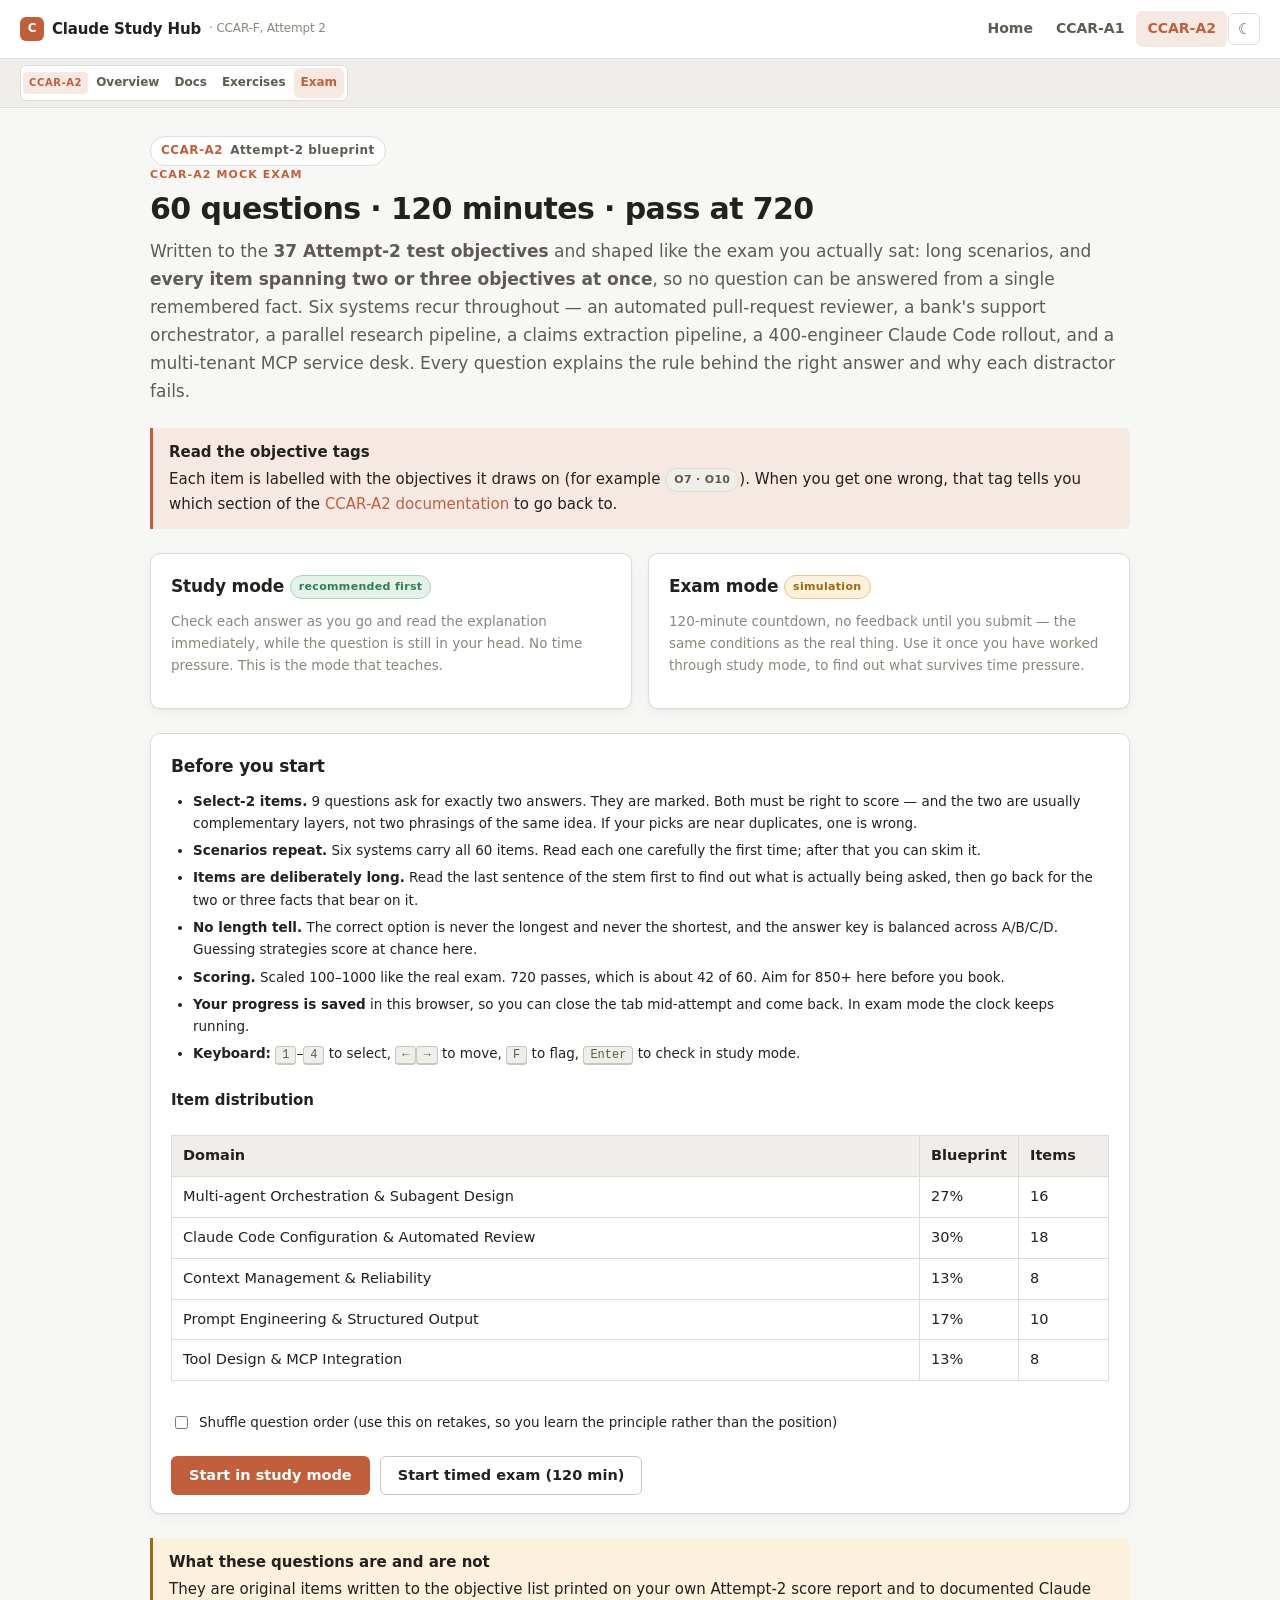
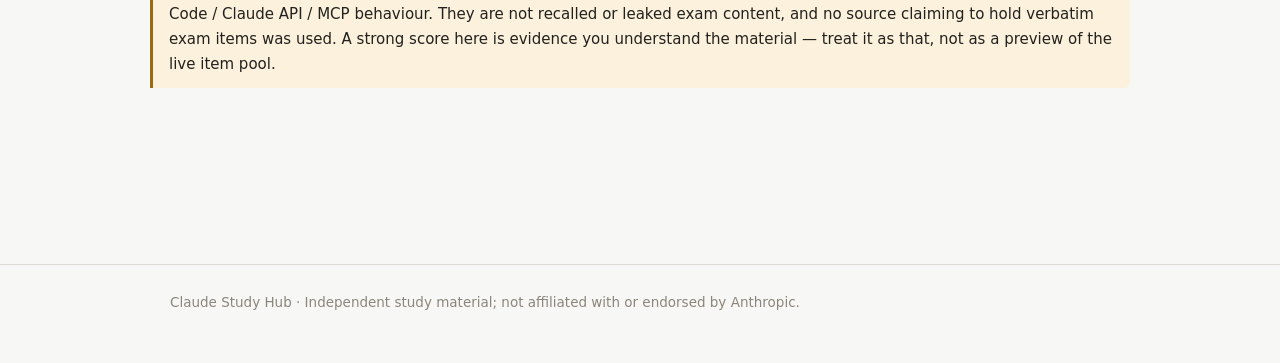
<file: a2-exam.html>
<!DOCTYPE html>
<html lang="en">
<head>
<meta charset="utf-8">
<meta name="viewport" content="width=device-width, initial-scale=1">
<title>CCAR-A2 Mock Exam — Claude Study Hub</title>
<meta name="description" content="60-question, 120-minute mock exam written to the 37 Attempt-2 CCAR-F test objectives, with long multi-objective scenarios and a teaching explanation for every option.">
<link rel="stylesheet" href="assets/css/style.css">
<link rel="icon" href="data:image/svg+xml,<svg xmlns='http://www.w3.org/2000/svg' viewBox='0 0 100 100'><text y='.9em' font-size='90'>🎓</text></svg>">
<script src="assets/js/app.js"></script>
</head>
<body>

<header class="topbar">
  <div class="topbar-inner">
    <a class="brand" href="index.html"><span class="brand-mark">C</span> Claude Study Hub <small>&middot; CCAR-F, Attempt 2</small></a>
    <nav class="nav nav-main">
      <a href="index.html" data-sect="home">Home</a>
      <a href="a1-index.html" data-sect="a1">CCAR-A1</a>
      <a href="a2-index.html" data-sect="a2">CCAR-A2</a>
      <button class="icon-btn" id="themeBtn" onclick="toggleTheme()" title="Toggle theme" aria-label="Toggle theme">&#9790;</button>
    </nav>
  </div>
  <div class="subbar">
    <nav class="nav nav-sub">
      <span class="navgroup" data-track="a2">
        <span class="navlabel">CCAR-A2</span>
        <a href="a2-index.html">Overview</a>
        <a href="a2-docs.html">Docs</a>
        <a href="a2-exercises.html">Exercises</a>
        <a href="a2-exam.html">Exam</a>
      </span>
    </nav>
  </div>
</header>

<!-- sticky exam bar -->
<div class="exam-bar hide" id="examBar">
  <div class="narrow exam-bar-inner">
    <span class="timer" id="timer">120:00</span>
    <span class="tag accent" id="modeLabel">Study mode</span>
    <div class="progress"><i id="progressBar"></i></div>
    <span class="small muted" id="answeredCount">0 / 60 answered</span>
    <button class="btn sm ghost" id="submitTop">Submit</button>
    <button class="btn sm ghost" id="resetBtn">Reset</button>
  </div>
</div>

<main class="narrow content">

  <!-- ============ INTRO ============ -->
  <section id="intro">
    <div class="track-badge"><b>CCAR-A2</b> Attempt-2 blueprint</div>
    <div class="eyebrow">CCAR-A2 Mock exam</div>
    <h1>60 questions · 120 minutes · pass at 720</h1>
    <p class="lede">Written to the <strong>37 Attempt-2 test objectives</strong> and shaped like the exam you
    actually sat: long scenarios, and <strong>every item spanning two or three objectives at once</strong>, so no
    question can be answered from a single remembered fact. Six systems recur throughout &mdash; an automated
    pull-request reviewer, a bank's support orchestrator, a parallel research pipeline, a claims extraction
    pipeline, a 400-engineer Claude Code rollout, and a multi-tenant MCP service desk. Every question explains the
    rule behind the right answer and why each distractor fails.</p>

    <div class="note rule">
      <b>Read the objective tags</b>
      Each item is labelled with the objectives it draws on (for example <span class="tag">O7 &middot; O10</span>).
      When you get one wrong, that tag tells you which section of the
      <a href="a2-docs.html">CCAR-A2 documentation</a> to go back to.
    </div>

    <div class="grid grid-2" style="margin:24px 0">
      <div class="card">
        <h3 class="mt0">Study mode <span class="tag ok">recommended first</span></h3>
        <p class="small muted">Check each answer as you go and read the explanation immediately, while the question
        is still in your head. No time pressure. This is the mode that teaches.</p>
      </div>
      <div class="card">
        <h3 class="mt0">Exam mode <span class="tag warn">simulation</span></h3>
        <p class="small muted">120-minute countdown, no feedback until you submit — the same conditions as the real
        thing. Use it once you have worked through study mode, to find out what survives time pressure.</p>
      </div>
    </div>

    <div class="card">
      <h3 class="mt0">Before you start</h3>
      <ul class="small">
        <li><strong>Select-2 items.</strong> <span id="multiCount">9</span> questions ask for exactly two answers.
        They are marked. Both must be right to score — and the two are usually complementary layers, not two
        phrasings of the same idea. If your picks are near duplicates, one is wrong.</li>
        <li><strong>Scenarios repeat.</strong> Six systems carry all 60 items. Read each one carefully the
        first time; after that you can skim it.</li>
        <li><strong>Items are deliberately long.</strong> Read the last sentence of the stem first to find out what
        is actually being asked, then go back for the two or three facts that bear on it.</li>
        <li><strong>No length tell.</strong> The correct option is never the longest and never the shortest, and
        the answer key is balanced across A/B/C/D. Guessing strategies score at chance here.</li>
        <li><strong>Scoring.</strong> Scaled 100–1000 like the real exam. 720 passes, which is about 42 of 60. Aim
        for 850+ here before you book.</li>
        <li><strong>Your progress is saved</strong> in this browser, so you can close the tab mid-attempt and come
        back. In exam mode the clock keeps running.</li>
        <li><strong>Keyboard:</strong> <kbd>1</kbd>–<kbd>4</kbd> to select, <kbd>←</kbd><kbd>→</kbd> to move,
        <kbd>F</kbd> to flag, <kbd>Enter</kbd> to check in study mode.</li>
      </ul>

      <h4>Item distribution</h4>
      <div class="table-wrap">
        <table>
          <thead><tr><th>Domain</th><th style="width:90px">Blueprint</th><th style="width:90px">Items</th></tr></thead>
          <tbody id="blueprintBody"></tbody>
        </table>
      </div>

      <label class="small" style="display:flex;gap:8px;align-items:center;margin:16px 0 4px;cursor:pointer">
        <input type="checkbox" id="shuffleOpt" style="accent-color:var(--accent)">
        Shuffle question order (use this on retakes, so you learn the principle rather than the position)
      </label>

      <div class="exam-actions">
        <button class="btn" id="startStudy">Start in study mode</button>
        <button class="btn ghost" id="startExam">Start timed exam (120 min)</button>
      </div>
    </div>

    <div class="note warn" style="margin-top:24px">
      <b>What these questions are and are not</b>
      They are original items written to the objective list printed on your own Attempt-2 score report and to
      documented Claude Code / Claude API / MCP behaviour. They are not recalled or leaked
      exam content, and no source claiming to hold verbatim exam items was used. A strong score here is evidence
      you understand the material — treat it as that, not as a preview of the live item pool.
    </div>
  </section>

  <!-- ============ EXAM ============ -->
  <section id="examView" class="hide">
    <div class="q-nav" id="qnav"></div>
    <div id="qbody"></div>
  </section>

  <!-- ============ RESULTS ============ -->
  <section id="resultView" class="hide"></section>

</main>

<footer class="footer"><div class="narrow">Claude Study Hub · Independent study material; not affiliated with or endorsed by Anthropic.</div></footer>

<script>window.EXAM_CONFIG = { minutes: 120, pass: 720, storeKey: 'a2-exam' };</script>
<script src="assets/js/a2-exam-data.js"></script>
<script src="assets/js/exam.js"></script>
</body>
</html>
</file>
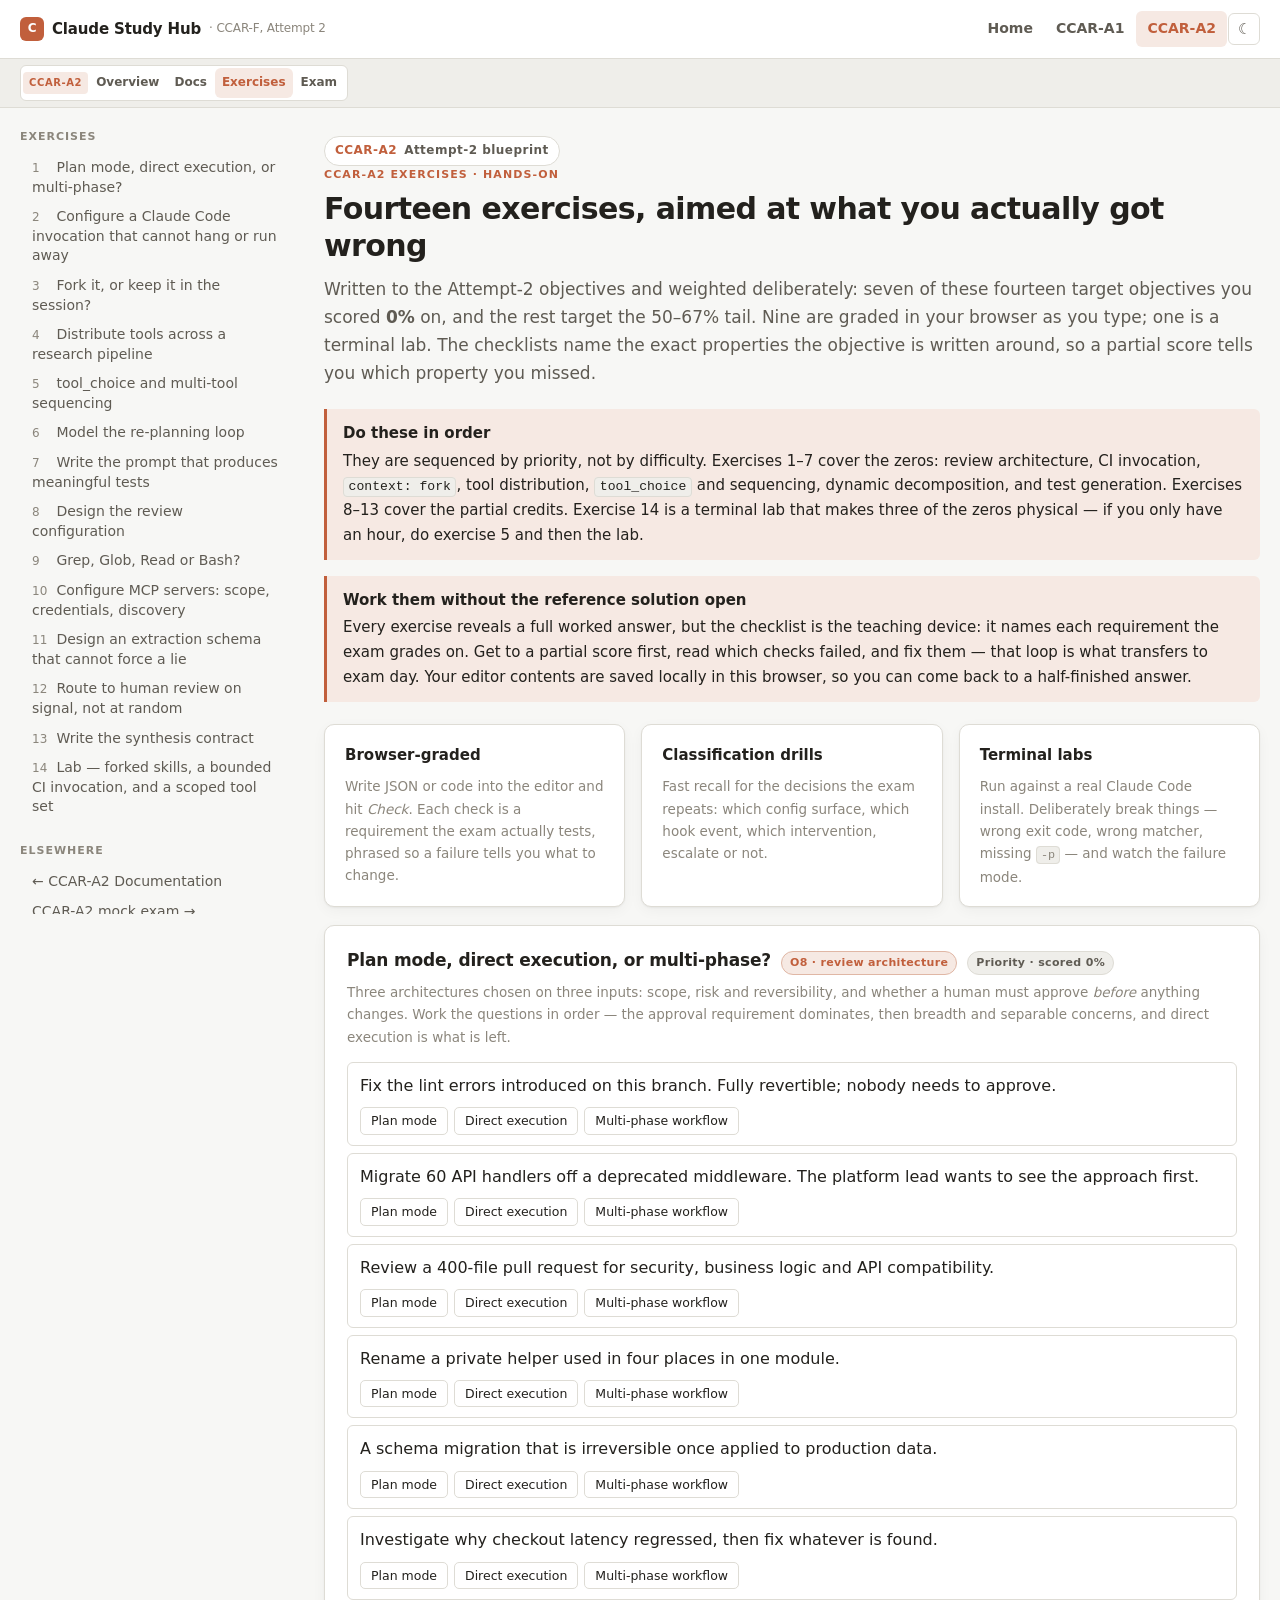
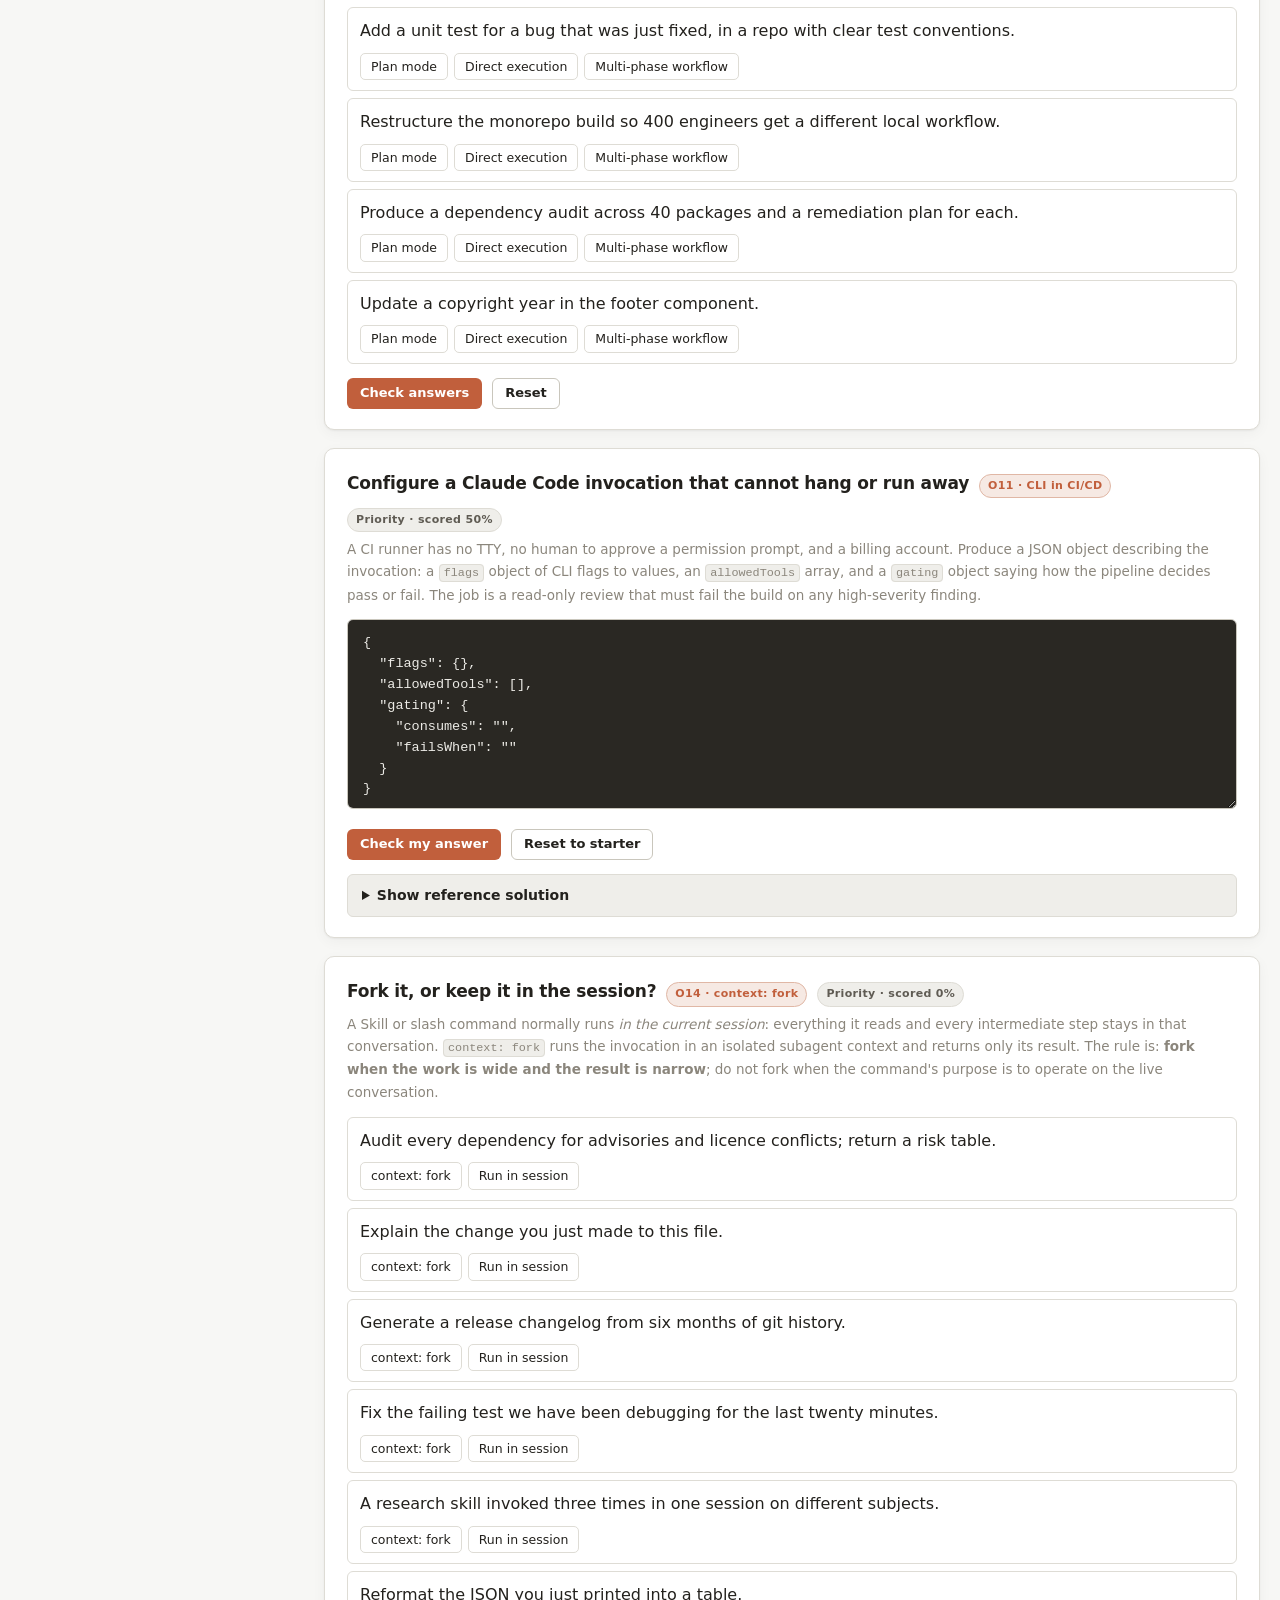
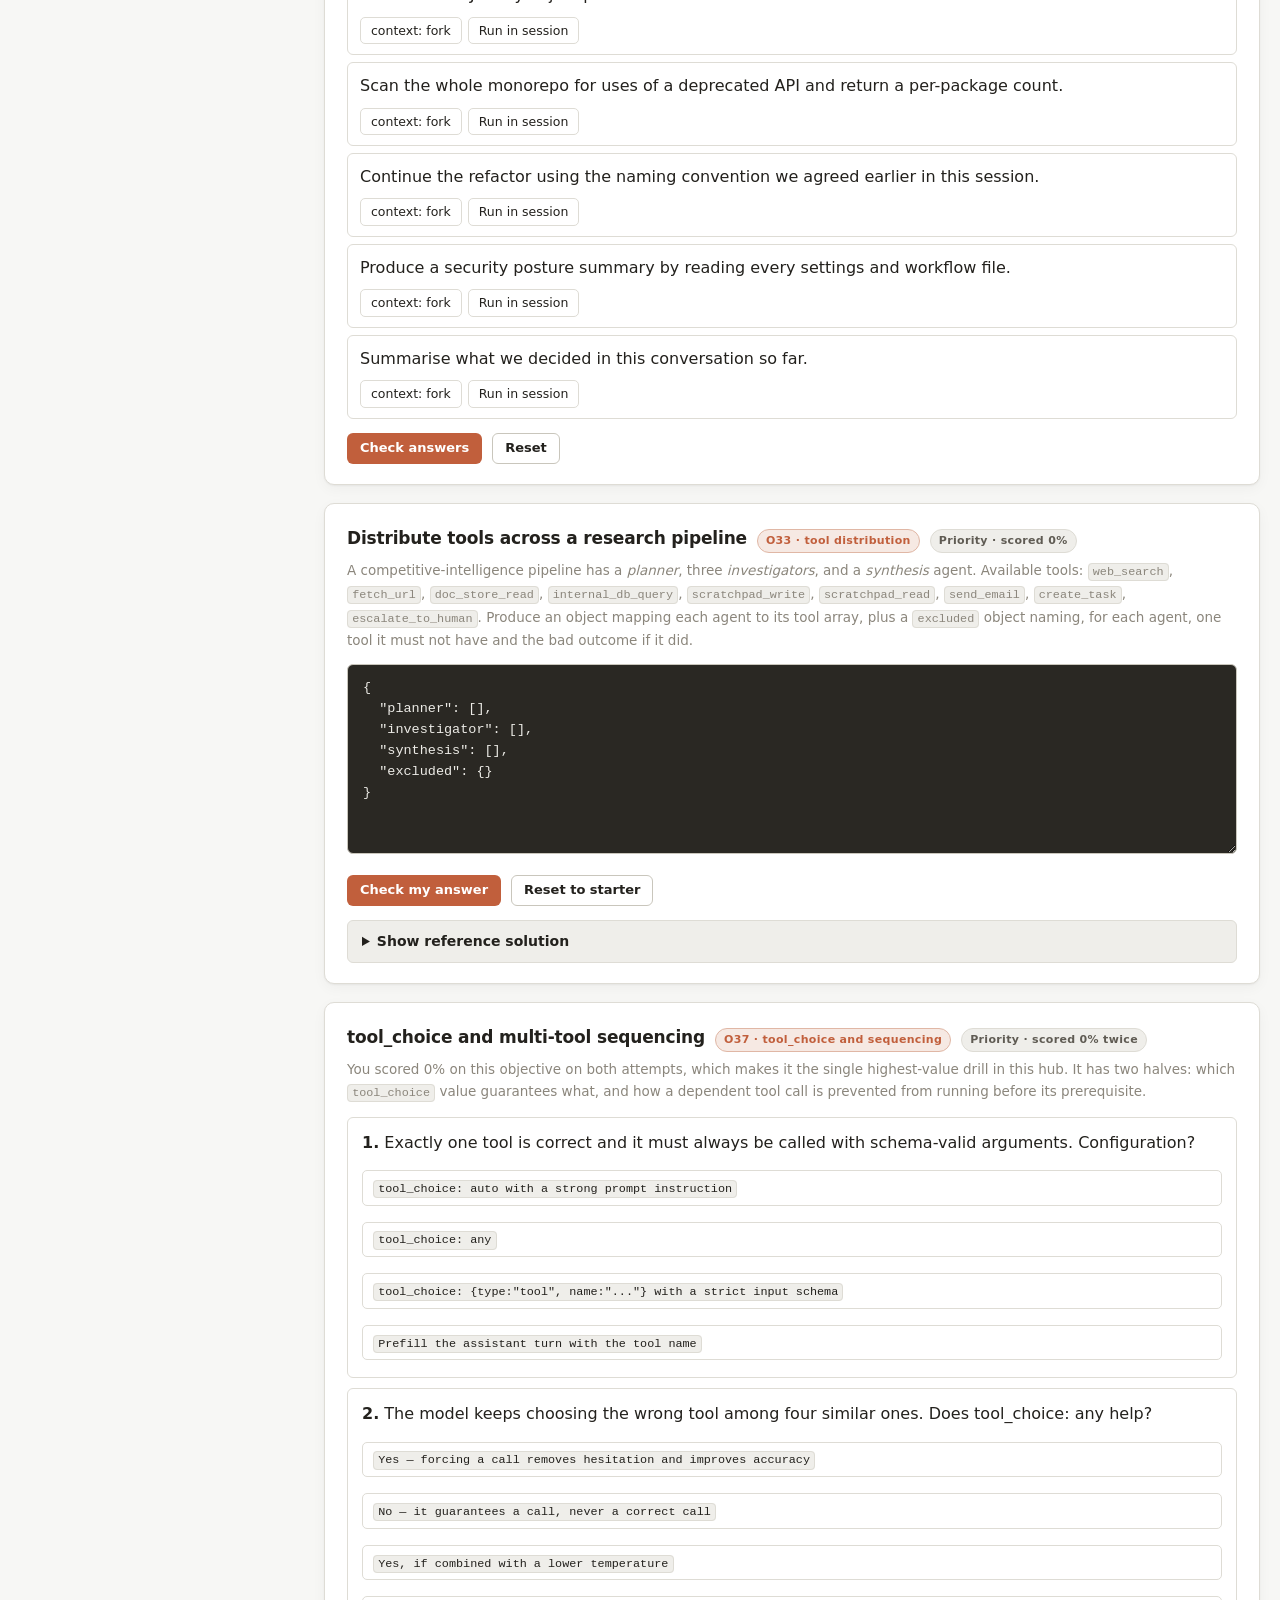
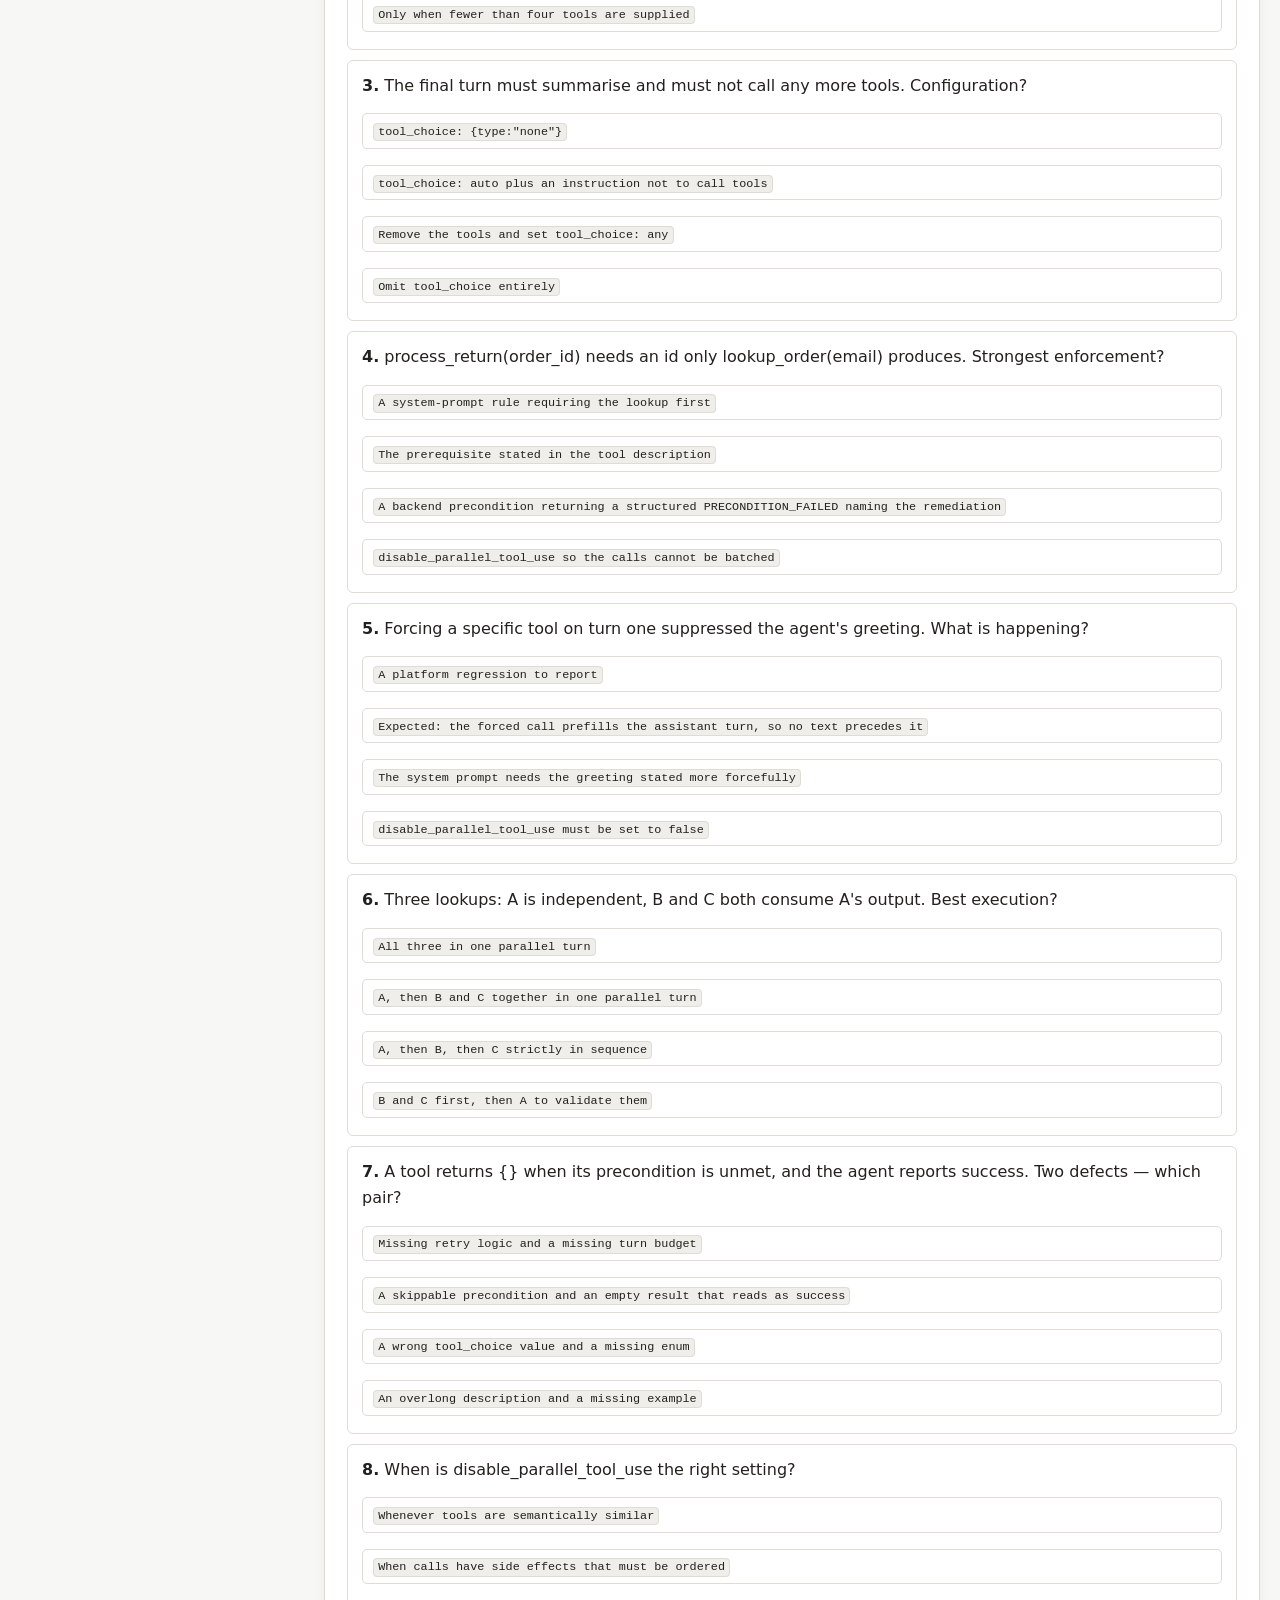
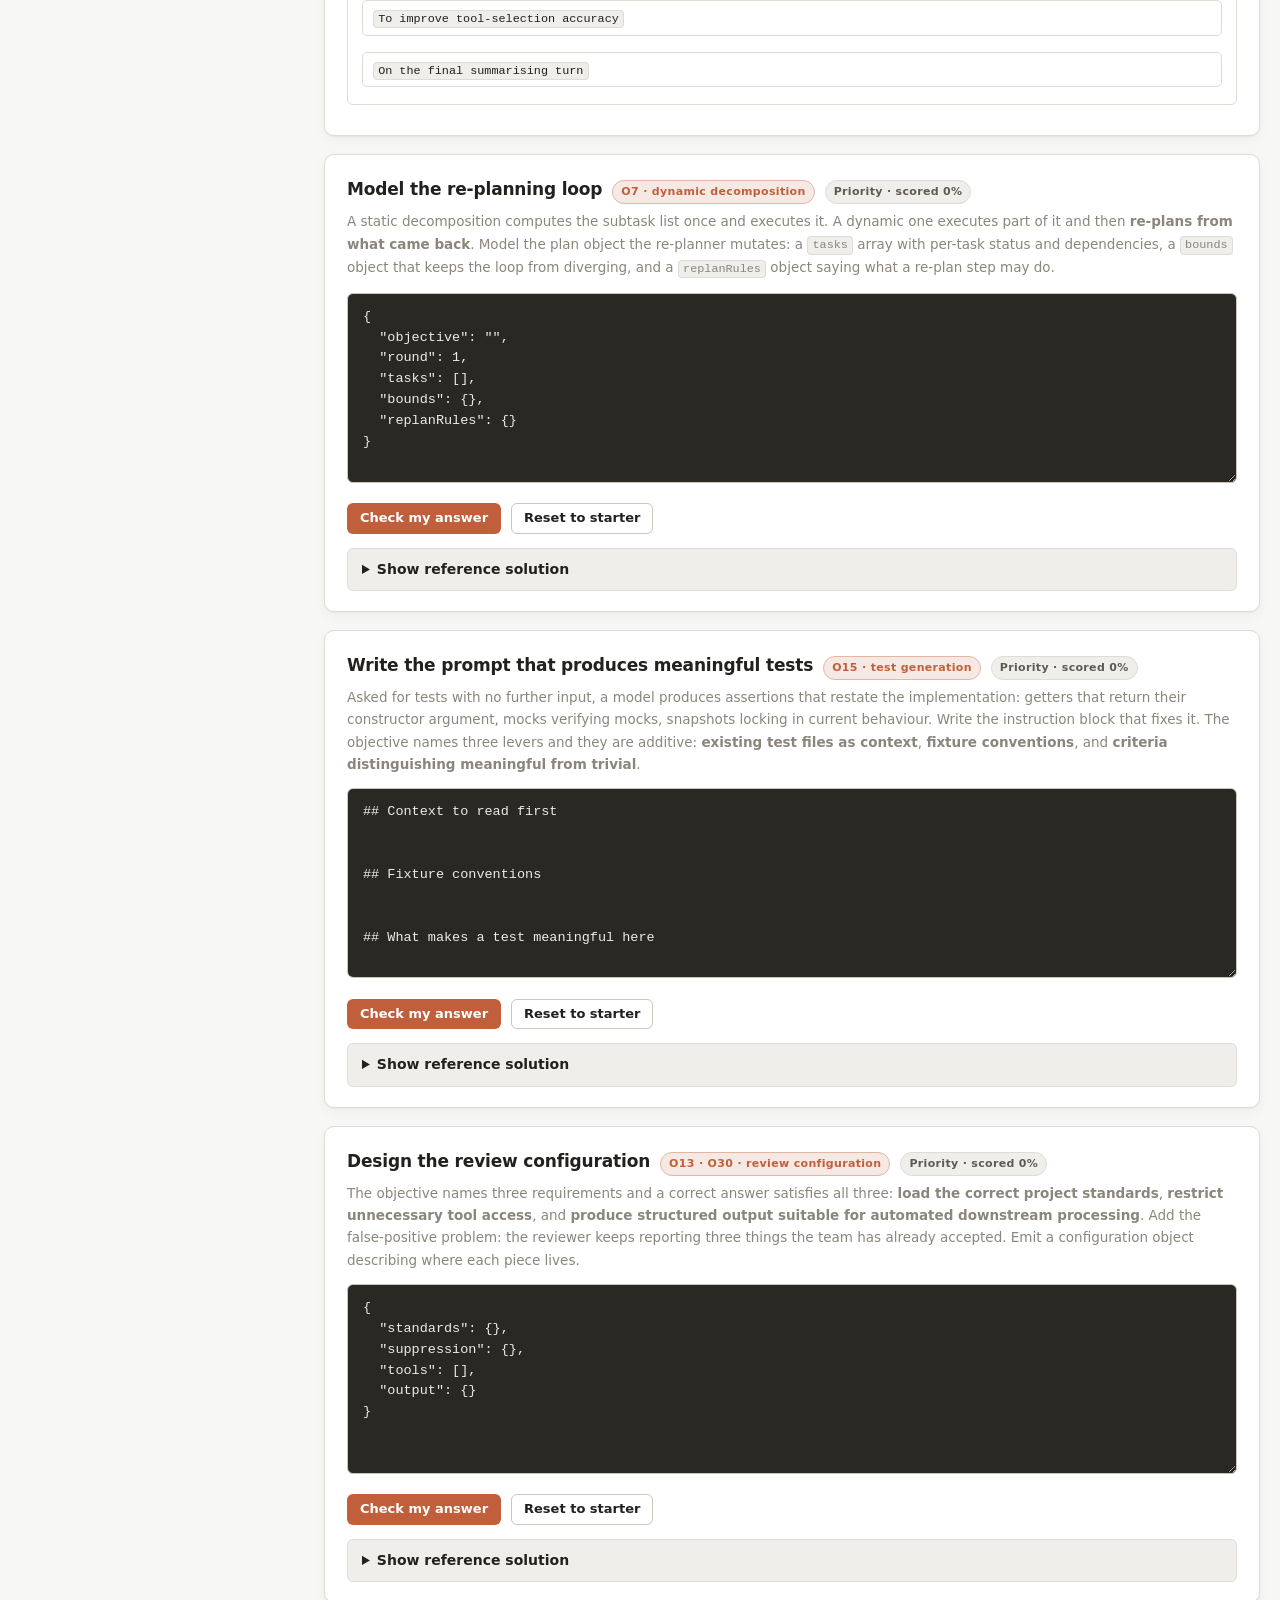
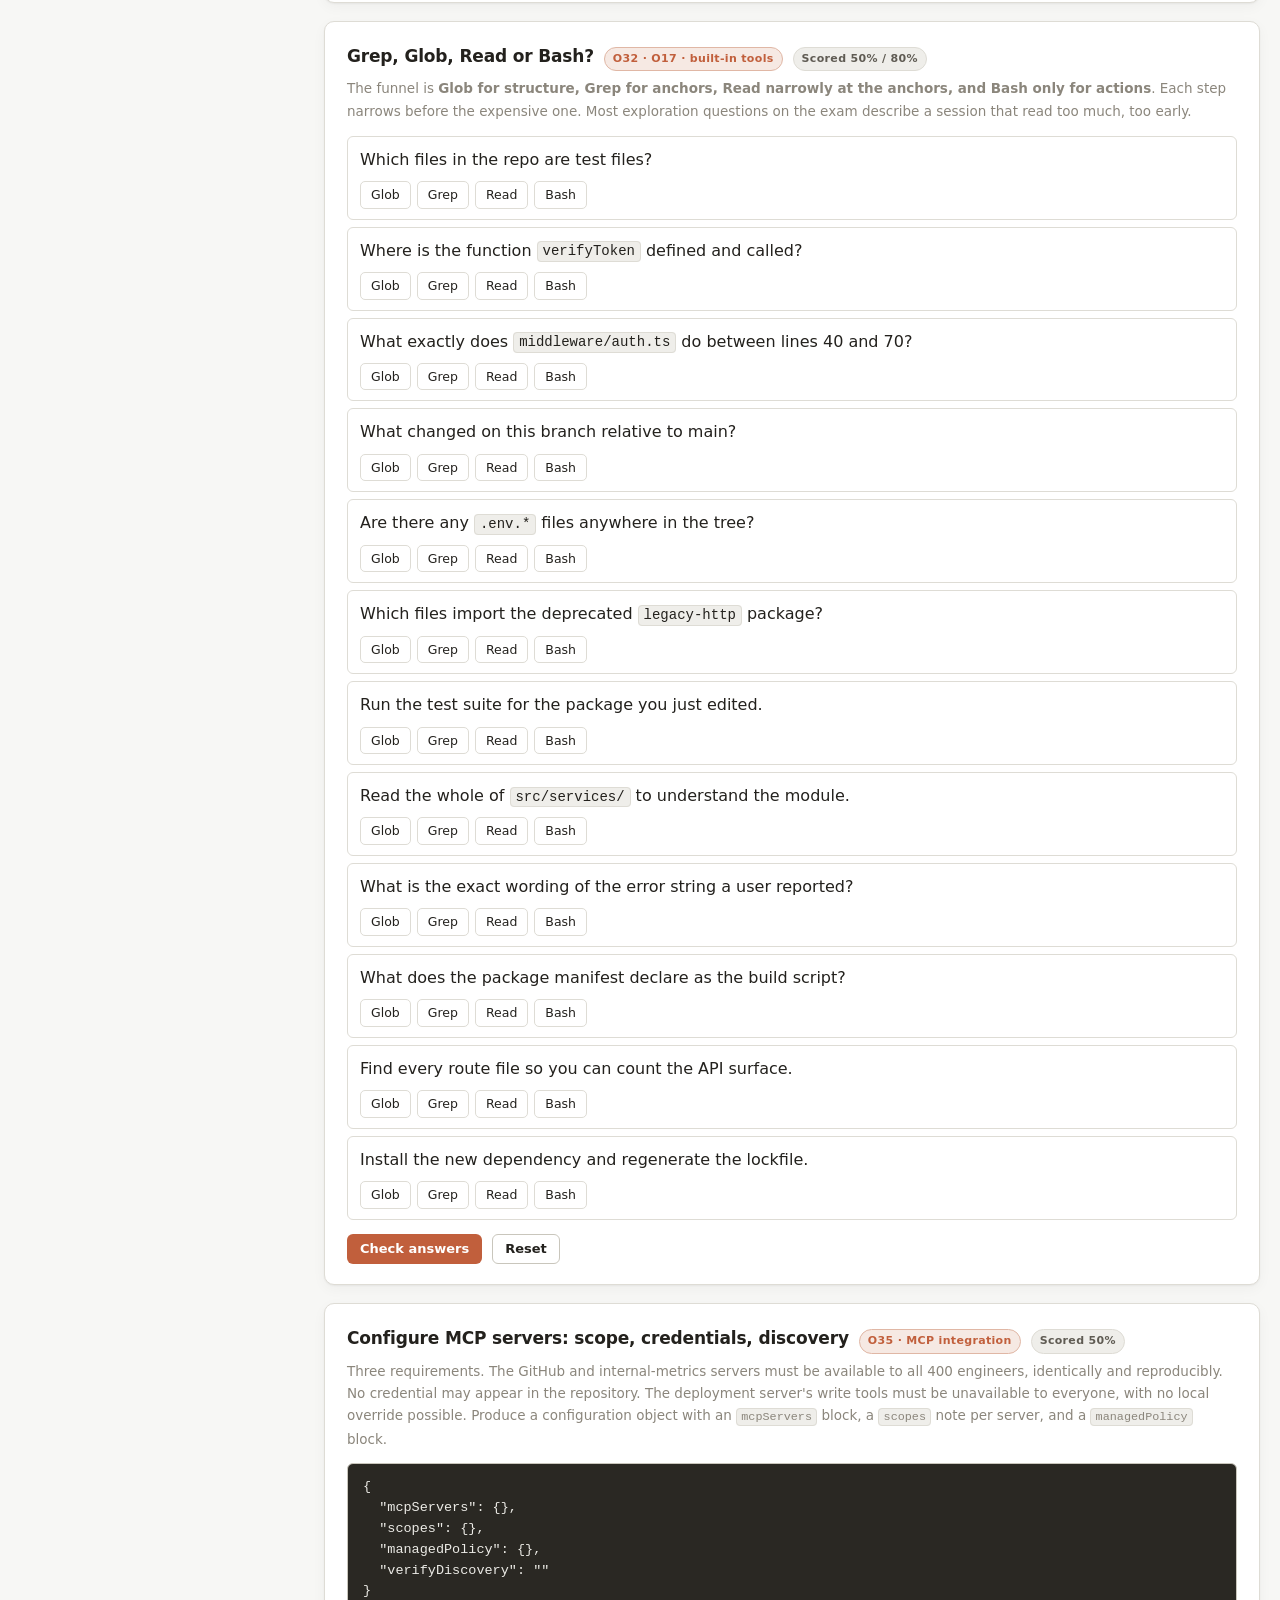
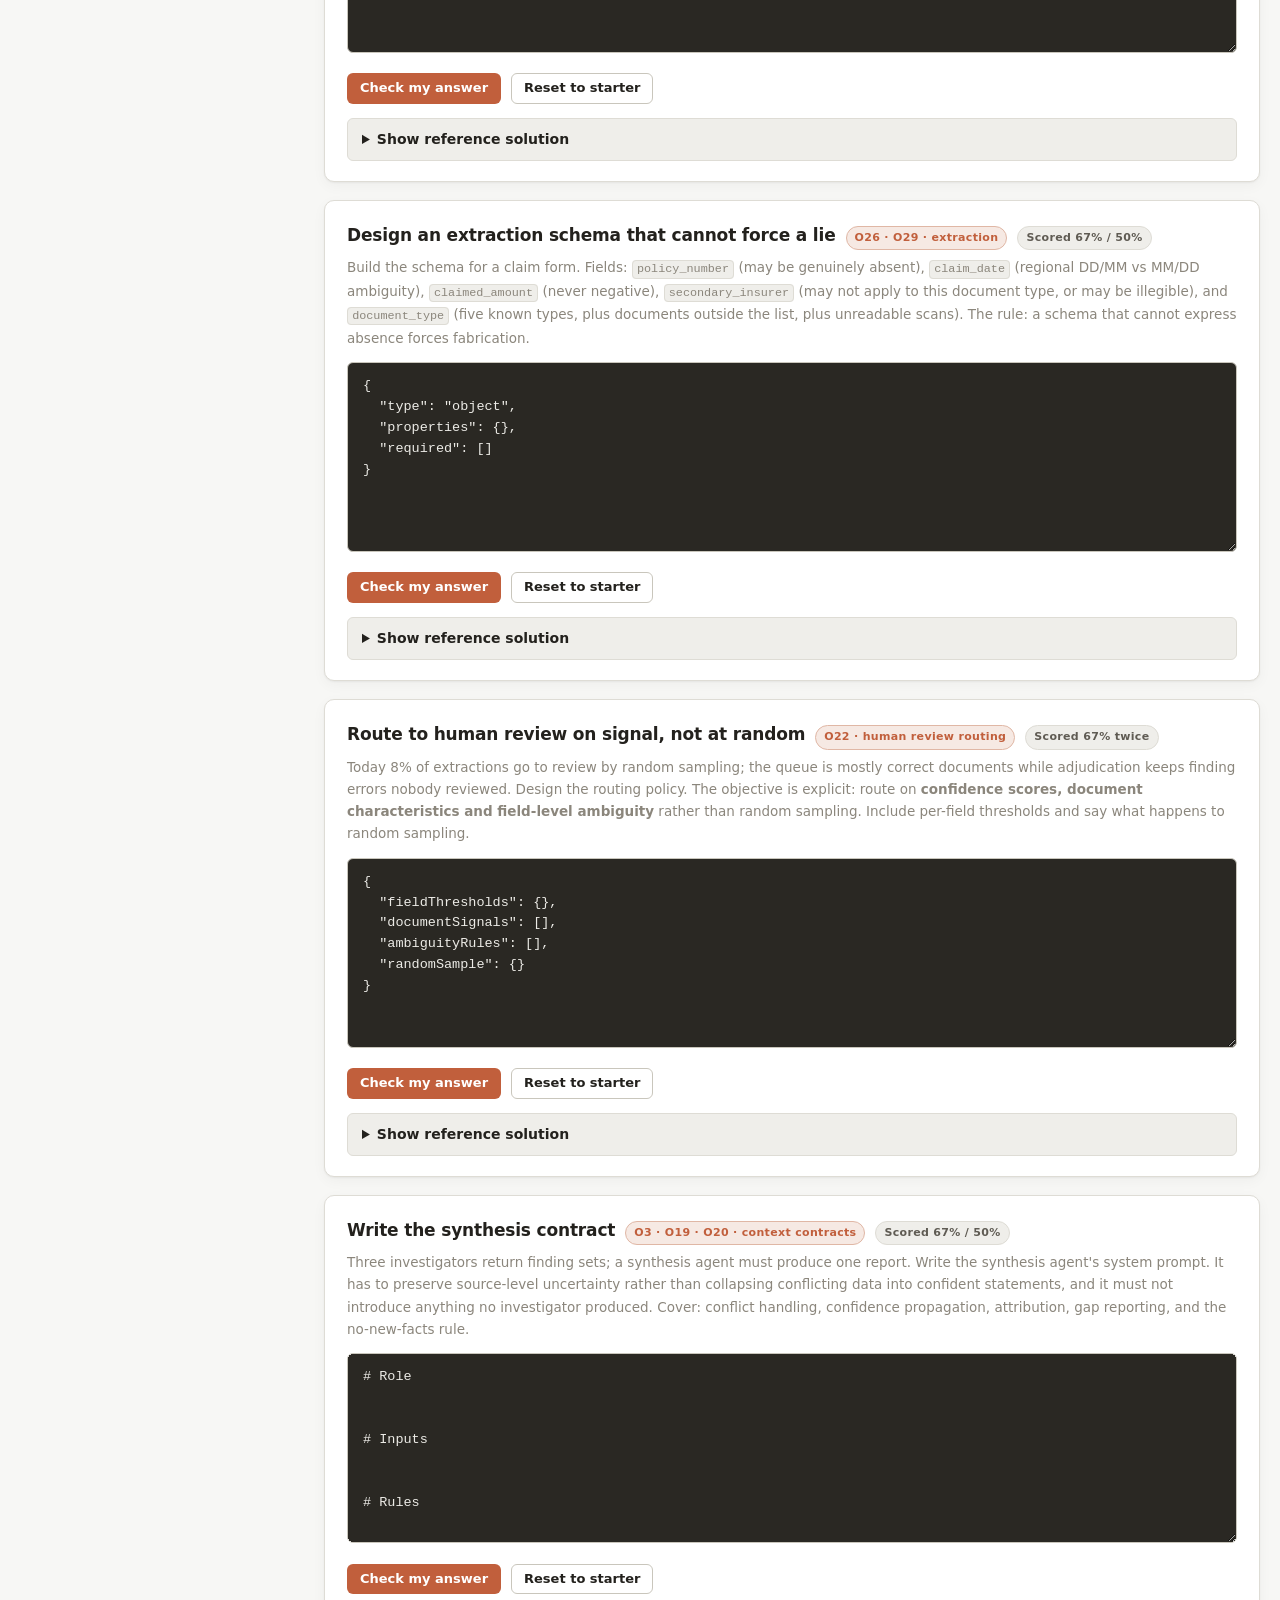
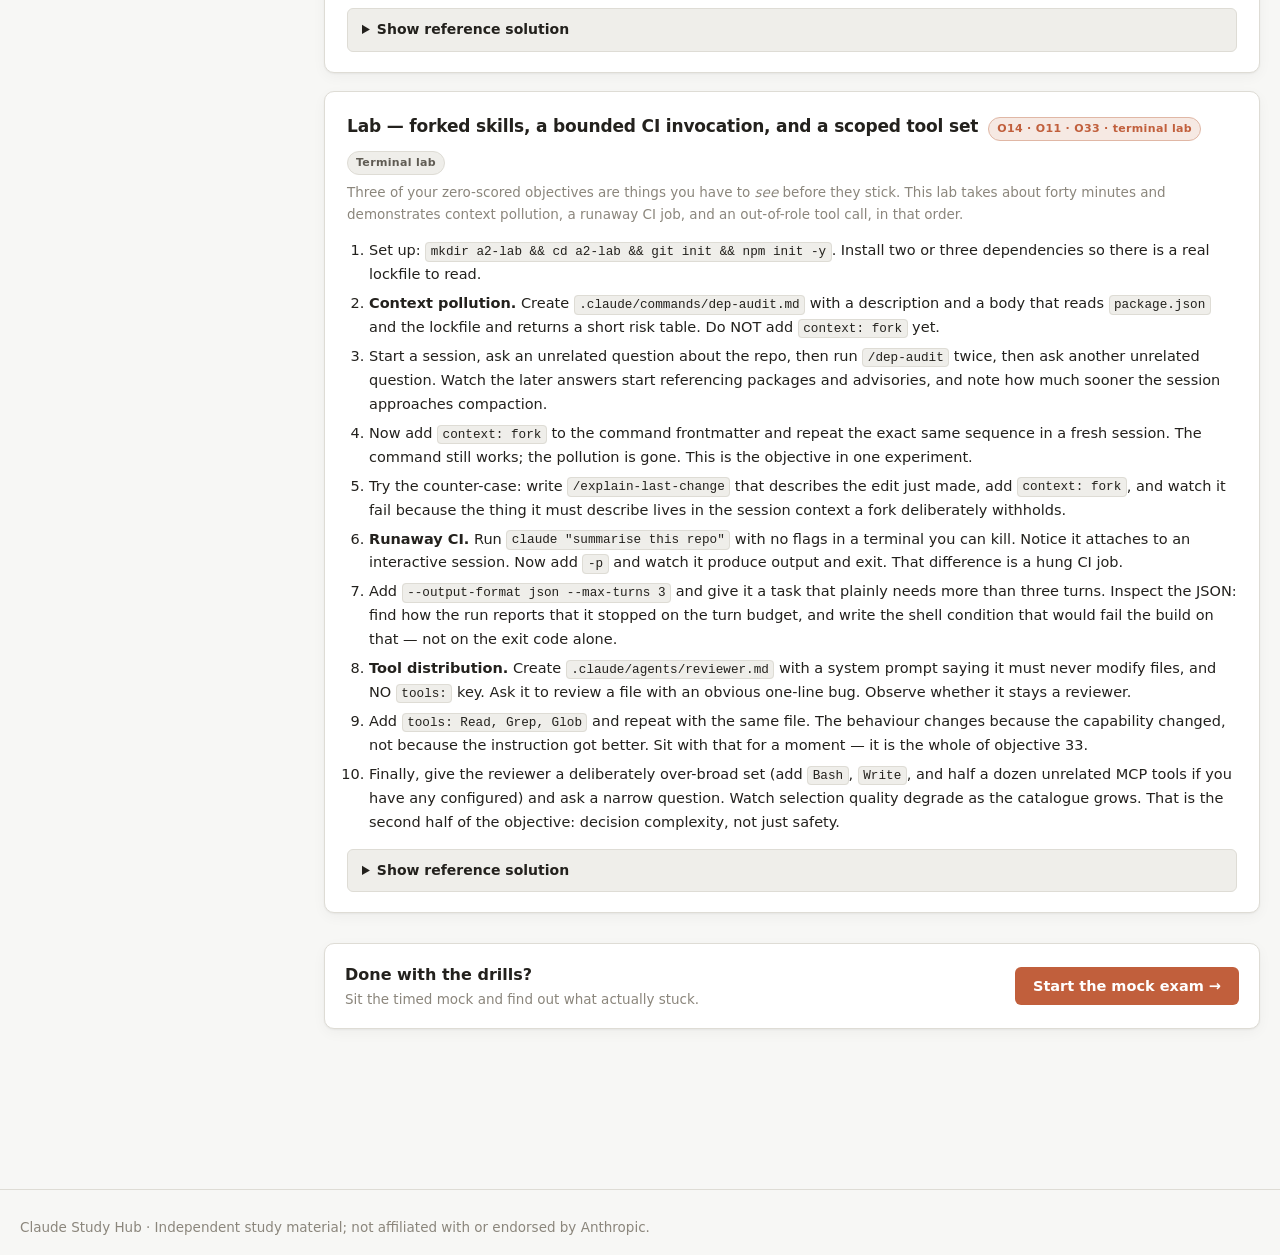
<file: a2-exercises.html>
<!DOCTYPE html>
<html lang="en">
<head>
<meta charset="utf-8">
<meta name="viewport" content="width=device-width, initial-scale=1">
<title>CCAR-A2 Exercises — Claude Study Hub</title>
<meta name="description" content="Fourteen graded exercises written to the Attempt-2 CCAR-F objectives, weighted towards the seven scored at 0%: tool distribution, context: fork, review architecture, dynamic decomposition, tool_choice sequencing, CI invocation and test generation.">
<link rel="stylesheet" href="assets/css/style.css">
<link rel="icon" href="data:image/svg+xml,<svg xmlns='http://www.w3.org/2000/svg' viewBox='0 0 100 100'><text y='.9em' font-size='90'>🎓</text></svg>">
<script src="assets/js/app.js"></script>
</head>
<body>

<header class="topbar">
  <div class="topbar-inner">
    <a class="brand" href="index.html"><span class="brand-mark">C</span> Claude Study Hub <small>&middot; CCAR-F, Attempt 2</small></a>
    <nav class="nav nav-main">
      <a href="index.html" data-sect="home">Home</a>
      <a href="a1-index.html" data-sect="a1">CCAR-A1</a>
      <a href="a2-index.html" data-sect="a2">CCAR-A2</a>
      <button class="icon-btn" id="themeBtn" onclick="toggleTheme()" title="Toggle theme" aria-label="Toggle theme">&#9790;</button>
    </nav>
  </div>
  <div class="subbar">
    <nav class="nav nav-sub">
      <span class="navgroup" data-track="a2">
        <span class="navlabel">CCAR-A2</span>
        <a href="a2-index.html">Overview</a>
        <a href="a2-docs.html">Docs</a>
        <a href="a2-exercises.html">Exercises</a>
        <a href="a2-exam.html">Exam</a>
      </span>
    </nav>
  </div>
</header>

<div class="wrap layout">

  <aside class="sidebar">
    <h4>Exercises</h4>
    <div id="exNav"></div>
    <h4>Elsewhere</h4>
    <a href="a2-docs.html">← CCAR-A2 Documentation</a>
    <a href="a2-exam.html">CCAR-A2 mock exam →</a>
  </aside>

  <main class="content">
    <div class="track-badge"><b>CCAR-A2</b> Attempt-2 blueprint</div>
    <div class="eyebrow">CCAR-A2 Exercises · hands-on</div>
    <h1>Fourteen exercises, aimed at what you actually got wrong</h1>
    <p class="lede">Written to the Attempt-2 objectives and weighted deliberately: seven of these fourteen
    target objectives you scored <strong>0%</strong> on, and the rest target the 50&ndash;67% tail. Nine are graded
    in your browser as you type; one is a terminal lab. The checklists name the exact properties the objective is
    written around, so a partial score tells you which property you missed.</p>

    <div class="note rule">
      <b>Do these in order</b>
      They are sequenced by priority, not by difficulty. Exercises 1&ndash;7 cover the zeros: review architecture,
      CI invocation, <code>context: fork</code>, tool distribution, <code>tool_choice</code> and sequencing,
      dynamic decomposition, and test generation. Exercises 8&ndash;13 cover the partial credits. Exercise 14 is a
      terminal lab that makes three of the zeros physical &mdash; if you only have an hour, do exercise 5 and then
      the lab.
    </div>

    <div class="note rule">
      <b>Work them without the reference solution open</b>
      Every exercise reveals a full worked answer, but the checklist is the teaching device: it names each
      requirement the exam grades on. Get to a partial score first, read which checks failed, and fix them — that
      loop is what transfers to exam day. Your editor contents are saved locally in this browser, so you can come
      back to a half-finished answer.
    </div>

    <div class="grid grid-3" style="margin:22px 0 8px">
      <div class="card"><h4 class="mt0">Browser-graded</h4><p class="small muted mb0">Write JSON or code into the editor and hit <em>Check</em>. Each check is a requirement the exam actually tests, phrased so a failure tells you what to change.</p></div>
      <div class="card"><h4 class="mt0">Classification drills</h4><p class="small muted mb0">Fast recall for the decisions the exam repeats: which config surface, which hook event, which intervention, escalate or not.</p></div>
      <div class="card"><h4 class="mt0">Terminal labs</h4><p class="small muted mb0">Run against a real Claude Code install. Deliberately break things — wrong exit code, wrong matcher, missing <code>-p</code> — and watch the failure mode.</p></div>
    </div>

    <div id="exRoot"></div>

    <div class="card" style="margin-top:30px">
      <div class="spread">
        <div><strong>Done with the drills?</strong><div class="small muted">Sit the timed mock and find out what actually stuck.</div></div>
        <a class="btn" href="a1-exam.html">Start the mock exam →</a>
      </div>
    </div>
  </main>
</div>

<footer class="footer"><div class="wrap">Claude Study Hub · Independent study material; not affiliated with or endorsed by Anthropic.</div></footer>
<script src="assets/js/ex-helpers.js"></script>
<script src="assets/js/exercises-a2.js"></script>
<script src="assets/js/ex-engine.js"></script>
</body>
</html>
</file>
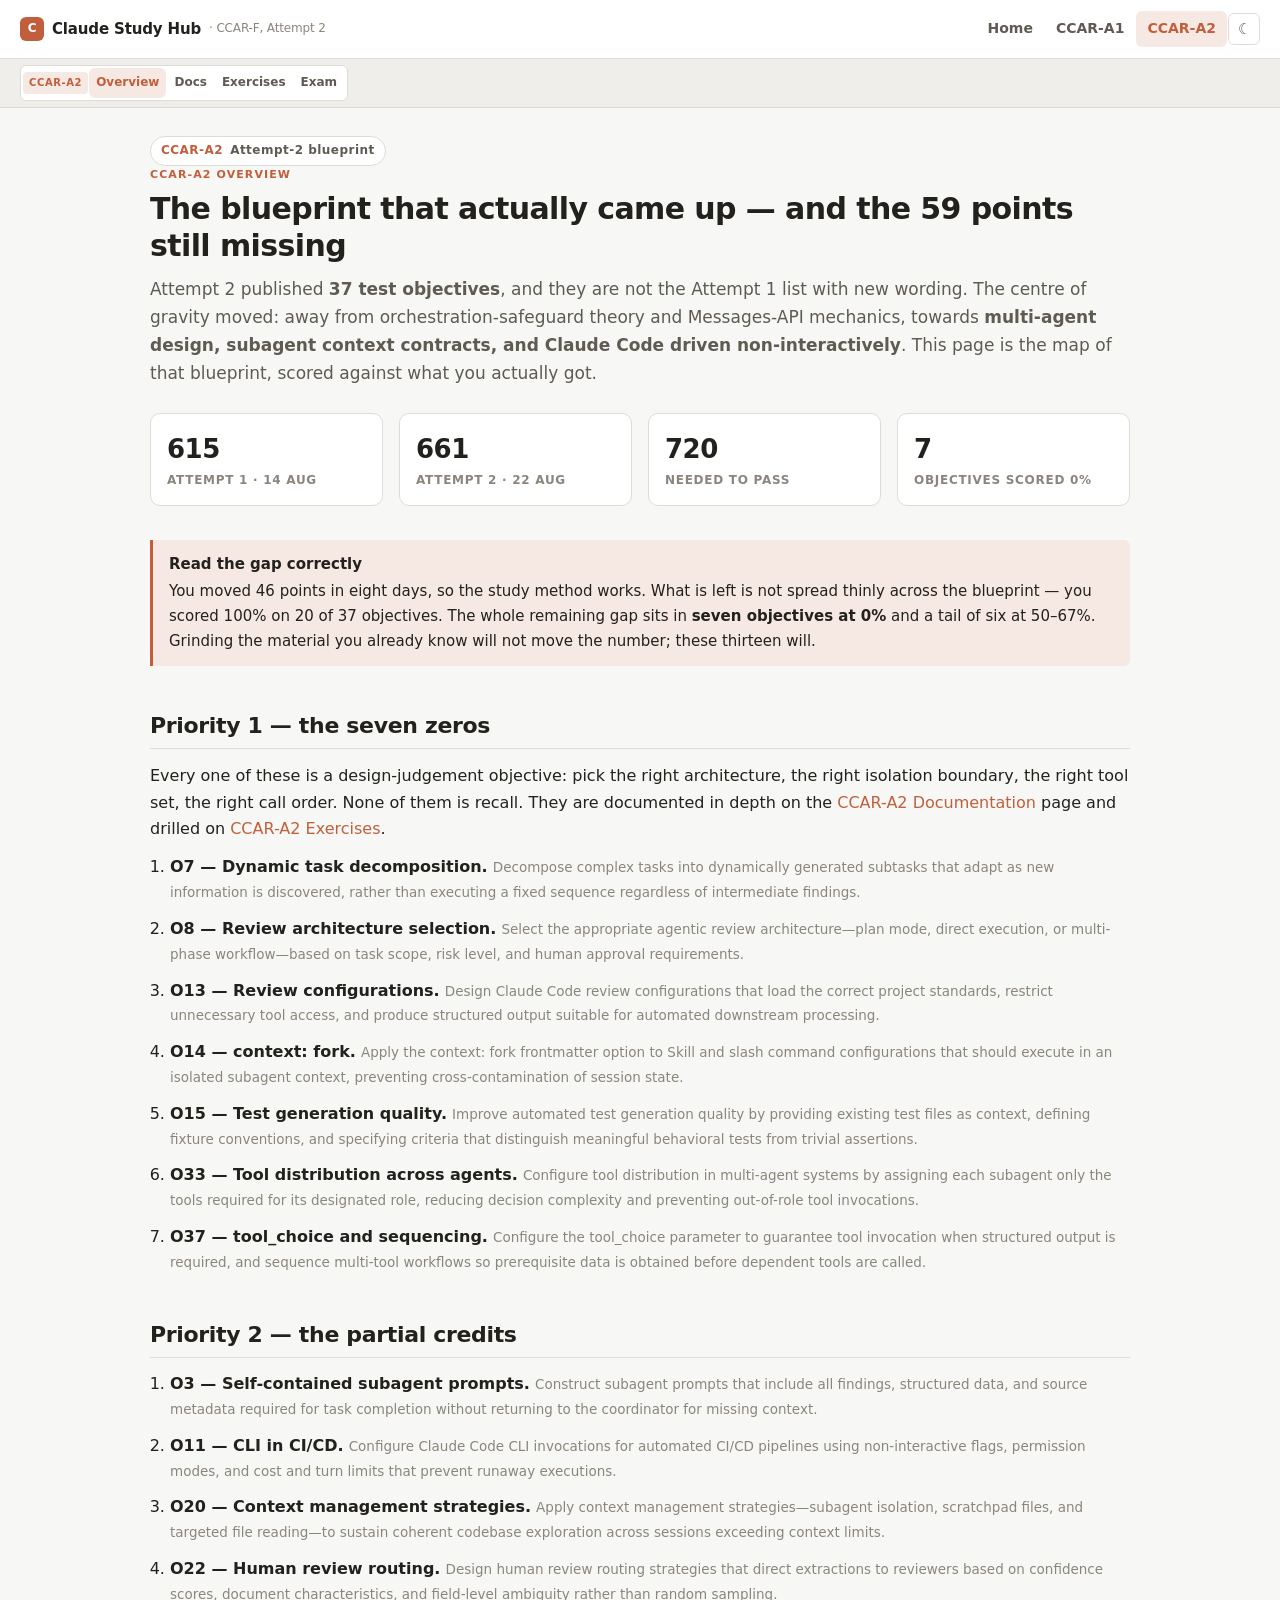
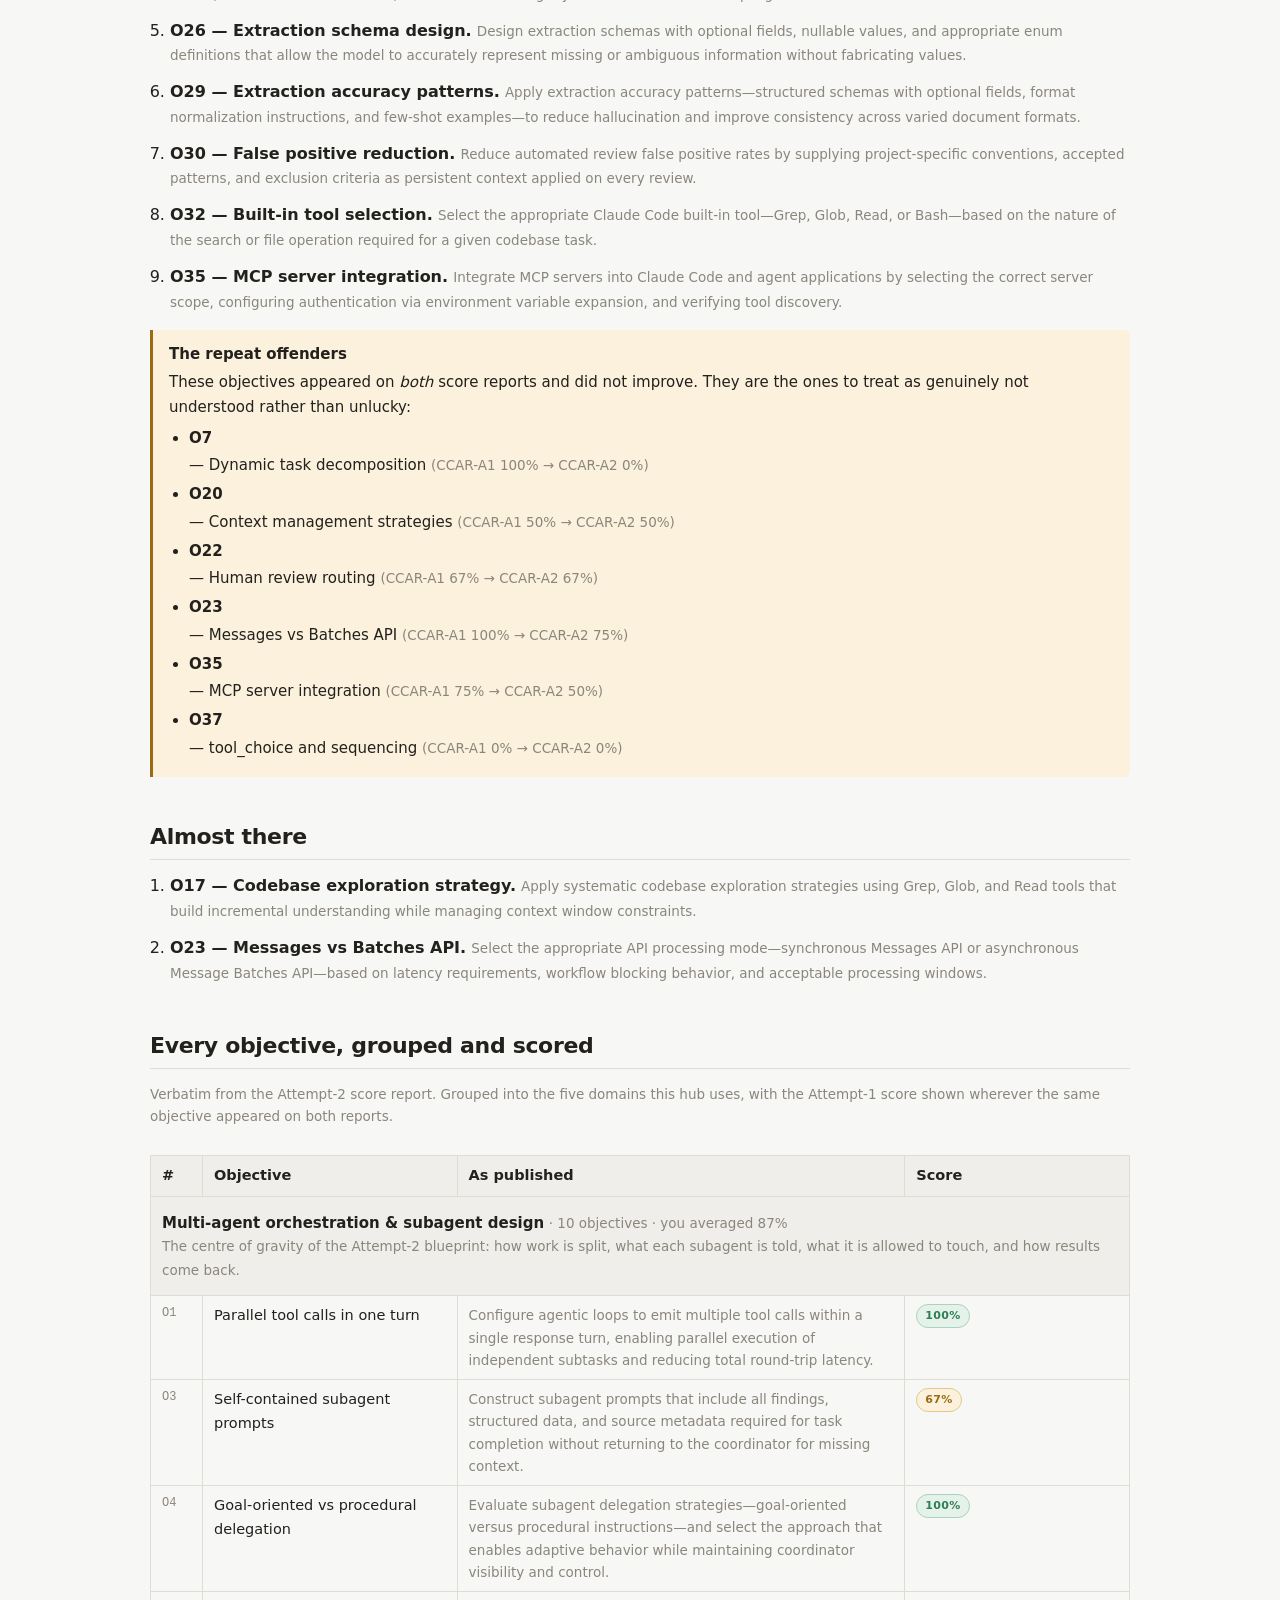
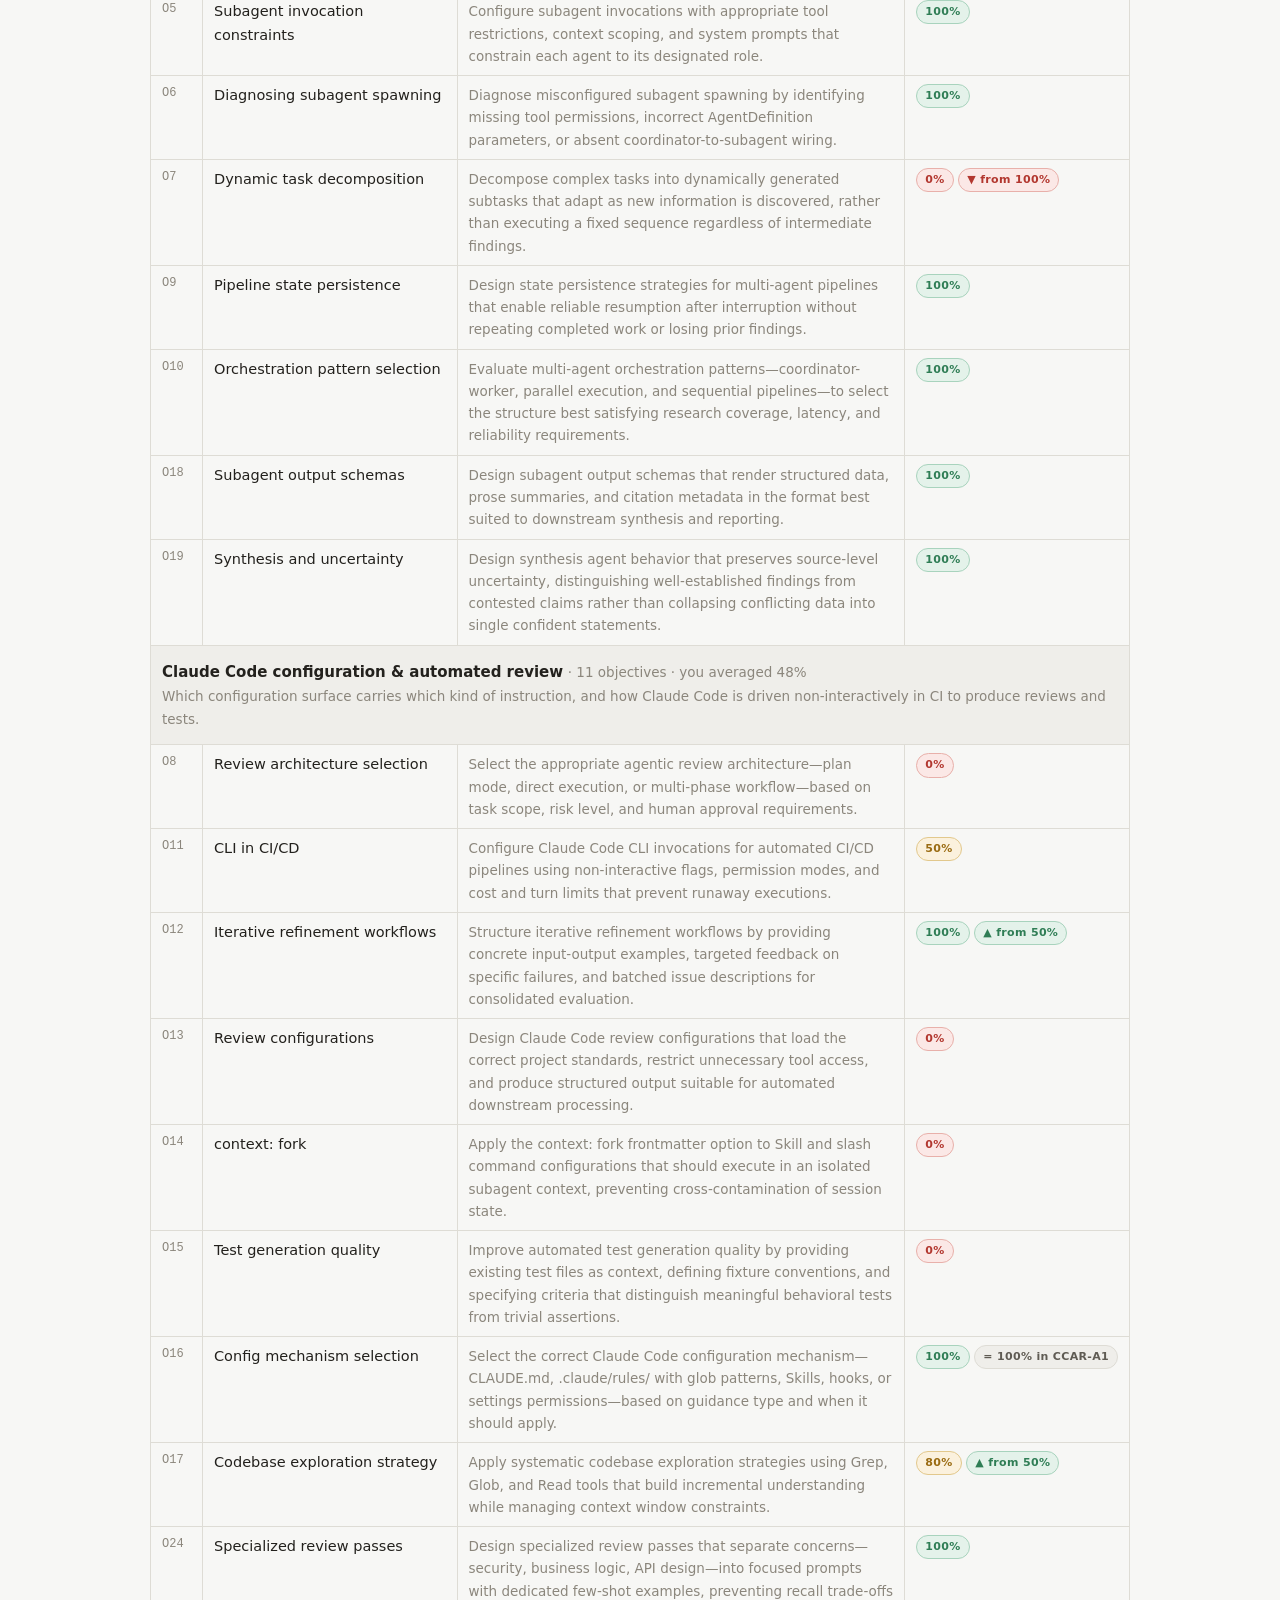
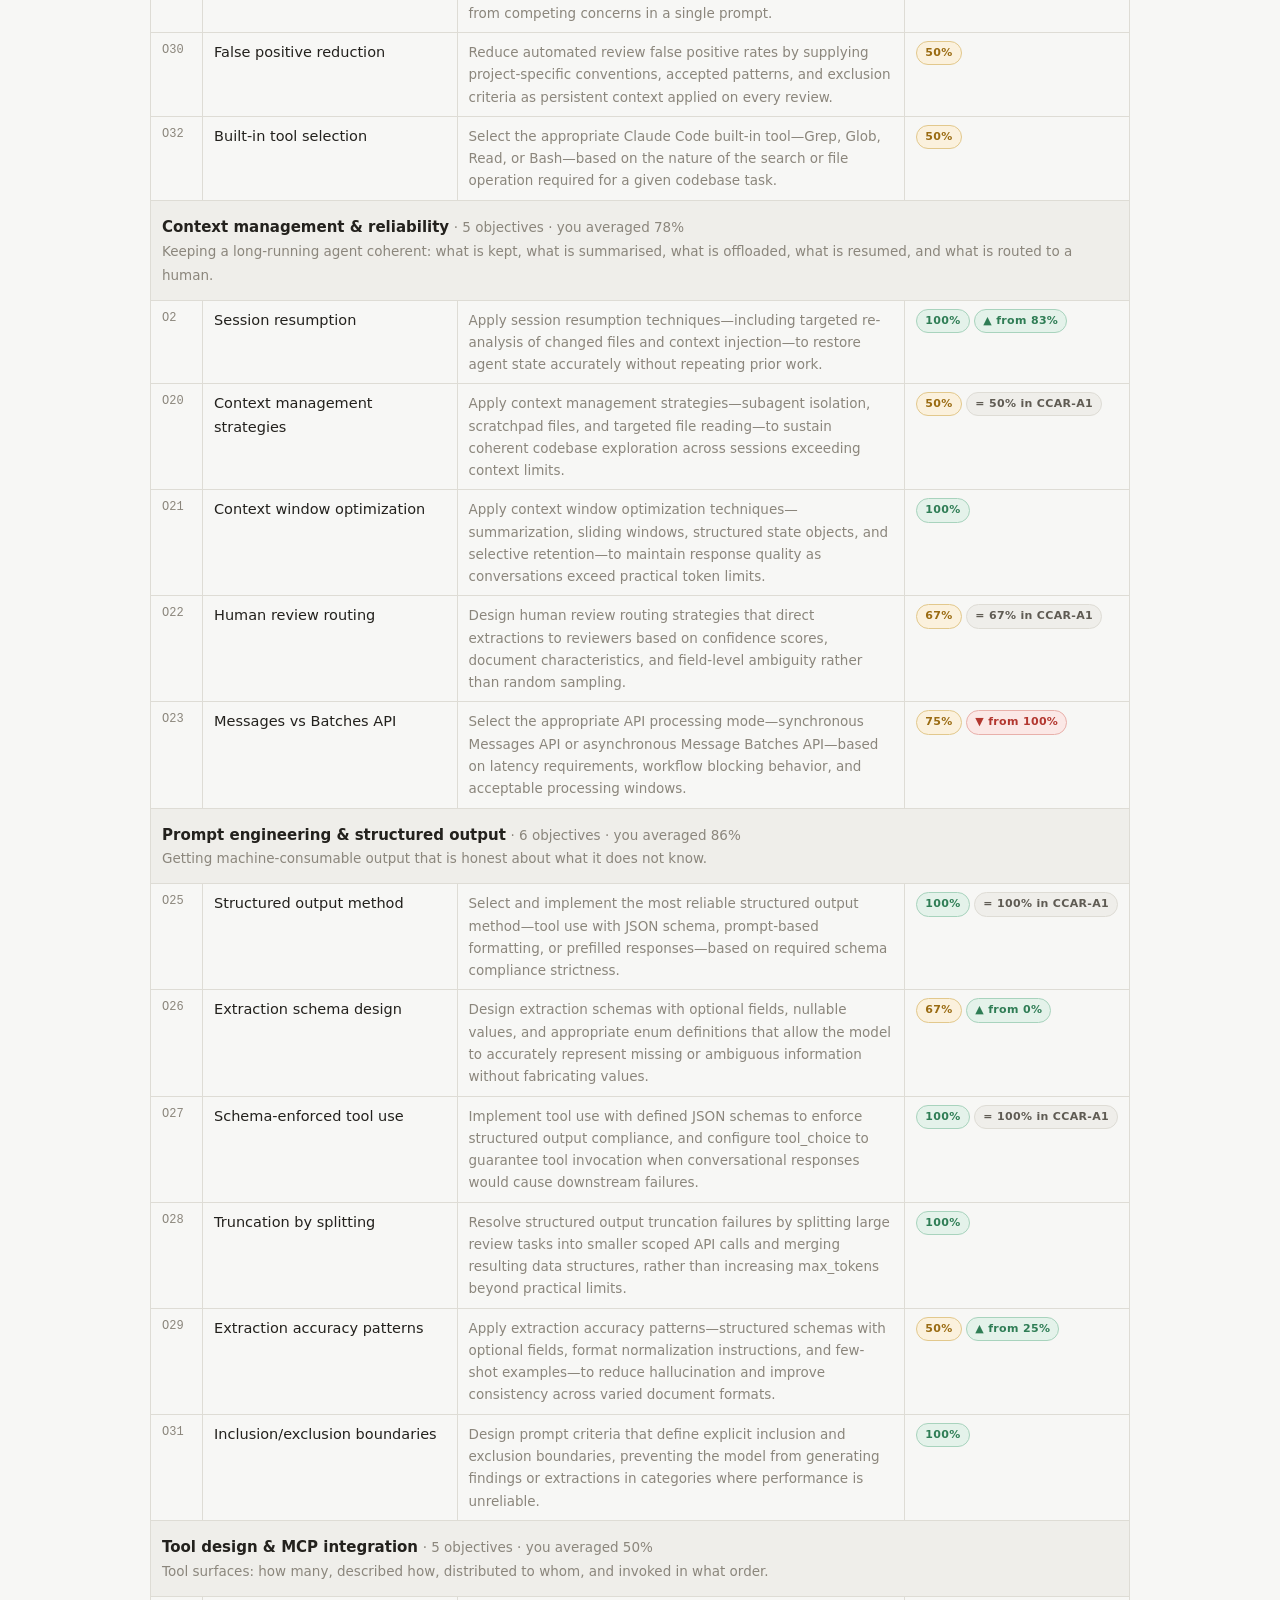
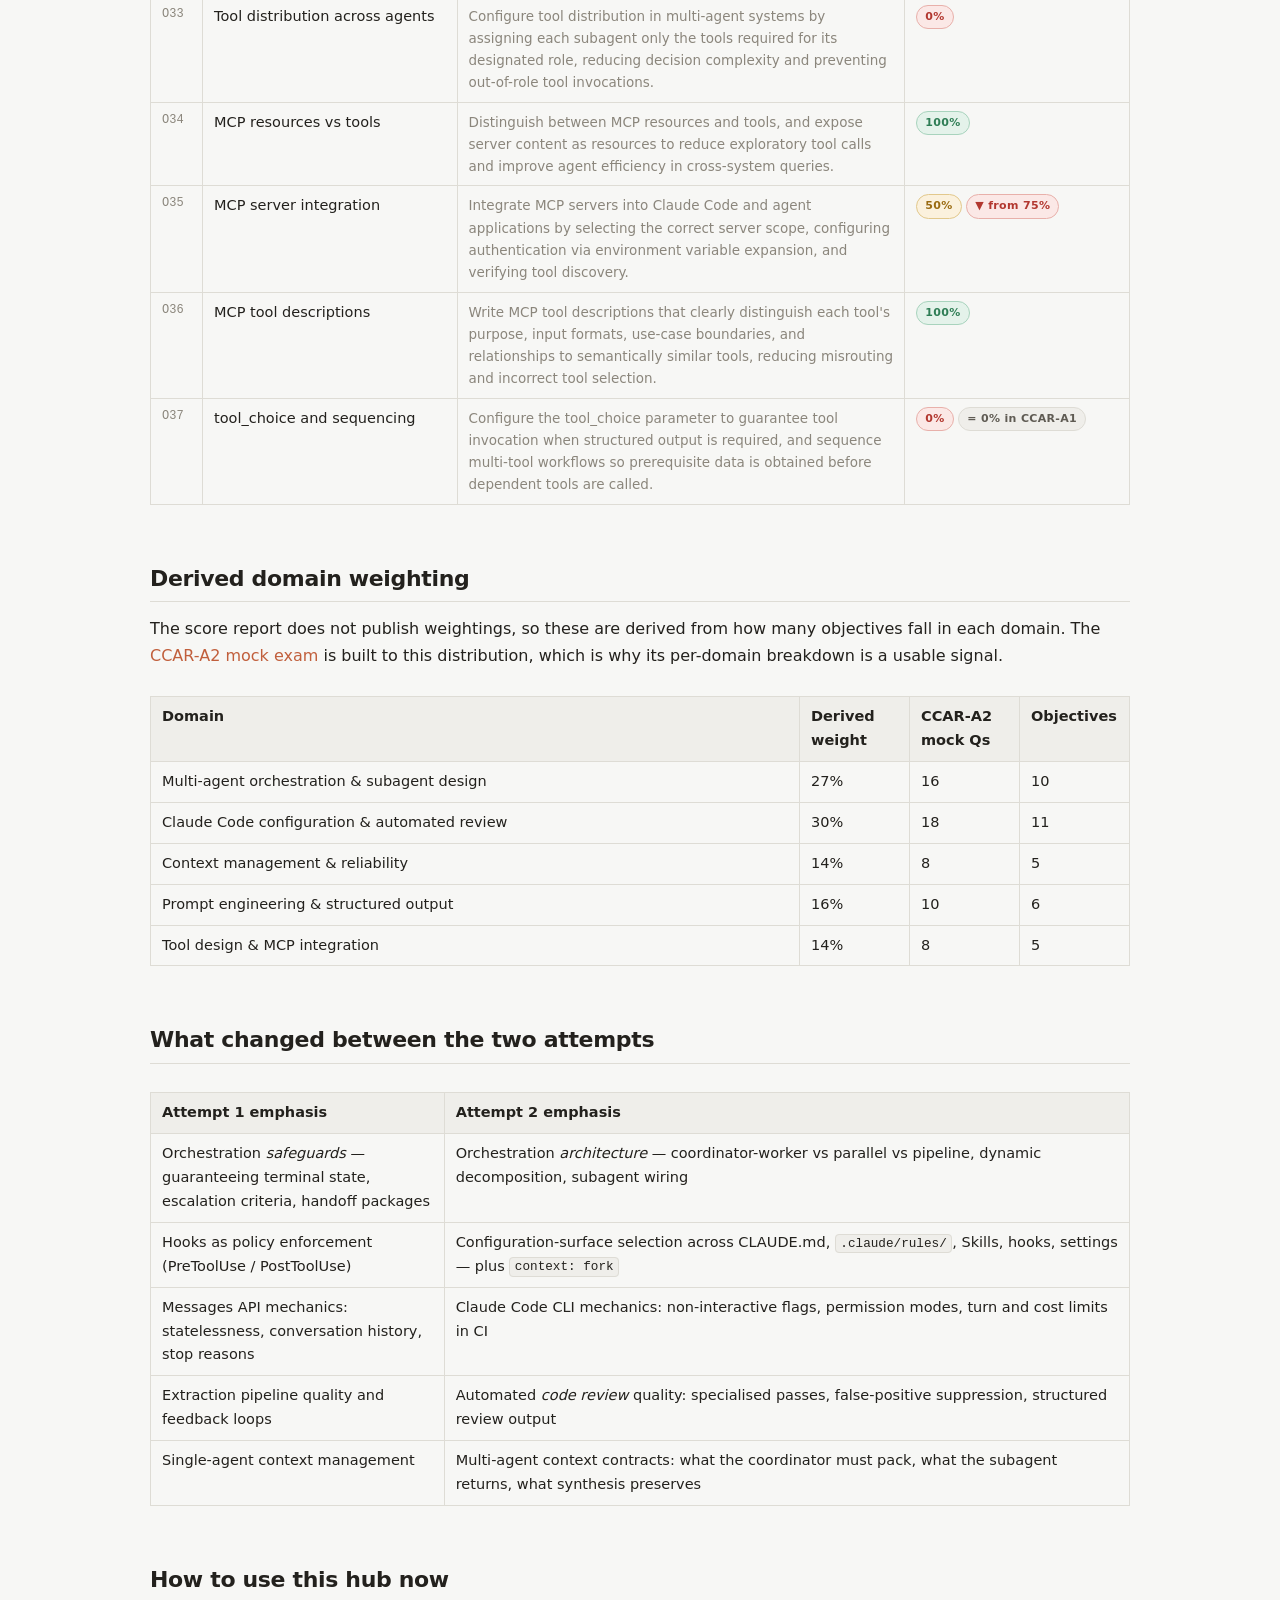
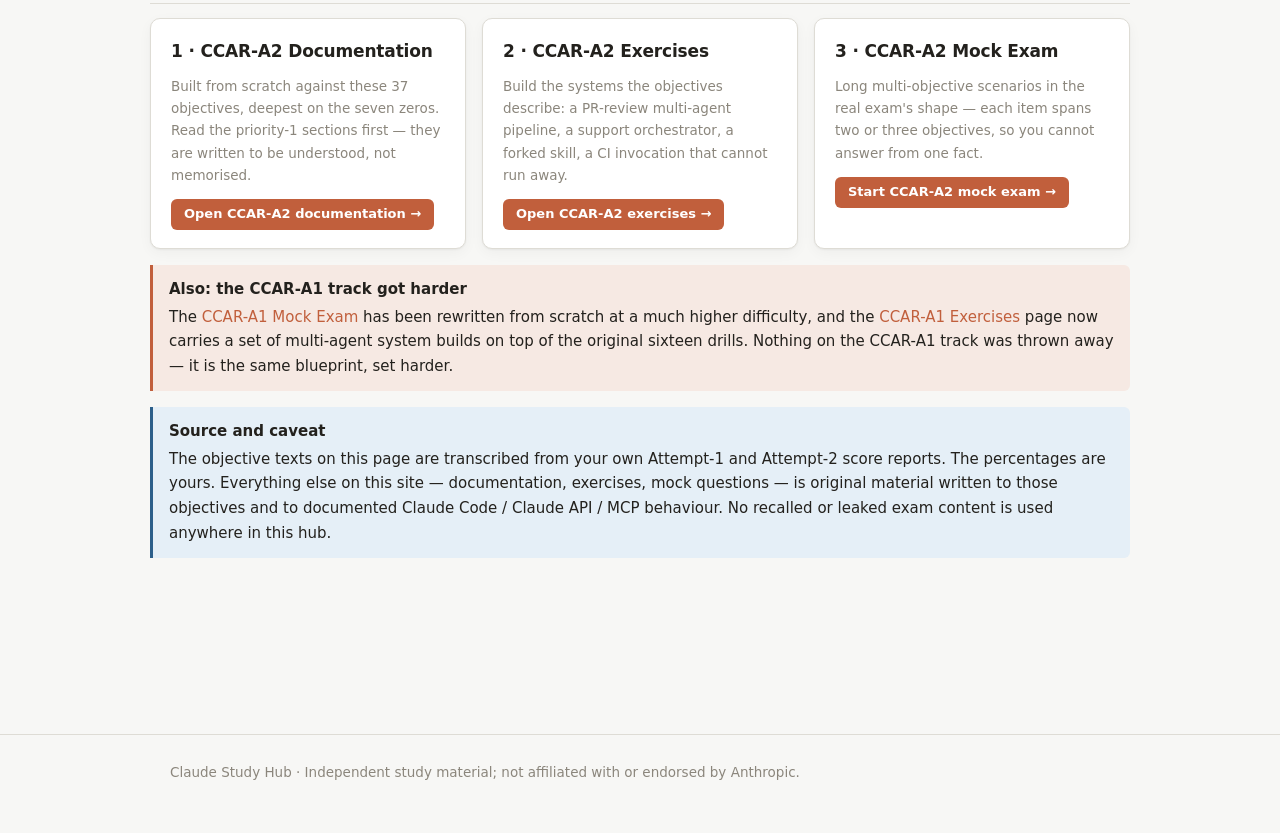
<file: a2-index.html>
<!DOCTYPE html>
<html lang="en">
<head>
<meta charset="utf-8">
<meta name="viewport" content="width=device-width, initial-scale=1">
<title>CCAR-A2 Overview — Claude Study Hub</title>
<meta name="description" content="The Attempt-2 CCAR-F blueprint: 37 published test objectives, a per-objective gap analysis against Attempt 1, and a study plan built to close a 59-point gap.">
<link rel="stylesheet" href="assets/css/style.css">
<link rel="icon" href="data:image/svg+xml,<svg xmlns='http://www.w3.org/2000/svg' viewBox='0 0 100 100'><text y='.9em' font-size='90'>🎓</text></svg>">
<script src="assets/js/app.js"></script>
</head>
<body>

<header class="topbar">
  <div class="topbar-inner">
    <a class="brand" href="index.html"><span class="brand-mark">C</span> Claude Study Hub <small>&middot; CCAR-F, Attempt 2</small></a>
    <nav class="nav nav-main">
      <a href="index.html" data-sect="home">Home</a>
      <a href="a1-index.html" data-sect="a1">CCAR-A1</a>
      <a href="a2-index.html" data-sect="a2">CCAR-A2</a>
      <button class="icon-btn" id="themeBtn" onclick="toggleTheme()" title="Toggle theme" aria-label="Toggle theme">&#9790;</button>
    </nav>
  </div>
  <div class="subbar">
    <nav class="nav nav-sub">
      <span class="navgroup" data-track="a2">
        <span class="navlabel">CCAR-A2</span>
        <a href="a2-index.html">Overview</a>
        <a href="a2-docs.html">Docs</a>
        <a href="a2-exercises.html">Exercises</a>
        <a href="a2-exam.html">Exam</a>
      </span>
    </nav>
  </div>
</header>

<main class="narrow content">

  <div class="track-badge"><b>CCAR-A2</b> Attempt-2 blueprint</div>
  <div class="eyebrow">CCAR-A2 Overview</div>
  <h1>The blueprint that actually came up &mdash; and the 59 points still missing</h1>
  <p class="lede">
    Attempt&nbsp;2 published <strong>37 test objectives</strong>, and they are not the Attempt&nbsp;1 list with new
    wording. The centre of gravity moved: away from orchestration-safeguard theory and Messages-API mechanics,
    towards <strong>multi-agent design, subagent context contracts, and Claude Code driven non-interactively</strong>.
    This page is the map of that blueprint, scored against what you actually got.
  </p>

  <div class="grid grid-4" style="margin:26px 0 34px">
    <div class="stat"><div class="k">615</div><div class="l">Attempt 1 &middot; 14 Aug</div></div>
    <div class="stat"><div class="k">661</div><div class="l">Attempt 2 &middot; 22 Aug</div></div>
    <div class="stat"><div class="k">720</div><div class="l">Needed to pass</div></div>
    <div class="stat"><div class="k">7</div><div class="l">Objectives scored 0%</div></div>
  </div>

  <div class="note rule">
    <b>Read the gap correctly</b>
    You moved 46 points in eight days, so the study method works. What is left is not spread thinly across the
    blueprint &mdash; you scored 100% on 20 of 37 objectives. The whole remaining gap sits in
    <strong>seven objectives at 0%</strong> and a tail of six at 50&ndash;67%. Grinding the material you already know
    will not move the number; these thirteen will.
  </div>

  <h2>Priority 1 &mdash; the seven zeros</h2>
  <p>Every one of these is a design-judgement objective: pick the right architecture, the right isolation boundary,
  the right tool set, the right call order. None of them is recall. They are documented in depth on the
  <a href="a2-docs.html">CCAR-A2 Documentation</a> page and drilled on <a href="a2-exercises.html">CCAR-A2 Exercises</a>.</p>
  <ol class="spaced"><li><b>O7 — Dynamic task decomposition.</b> <span class="small muted">Decompose complex tasks into dynamically generated subtasks that adapt as new information is discovered, rather than executing a fixed sequence regardless of intermediate findings.</span></li><li><b>O8 — Review architecture selection.</b> <span class="small muted">Select the appropriate agentic review architecture—plan mode, direct execution, or multi-phase workflow—based on task scope, risk level, and human approval requirements.</span></li><li><b>O13 — Review configurations.</b> <span class="small muted">Design Claude Code review configurations that load the correct project standards, restrict unnecessary tool access, and produce structured output suitable for automated downstream processing.</span></li><li><b>O14 — context: fork.</b> <span class="small muted">Apply the context: fork frontmatter option to Skill and slash command configurations that should execute in an isolated subagent context, preventing cross-contamination of session state.</span></li><li><b>O15 — Test generation quality.</b> <span class="small muted">Improve automated test generation quality by providing existing test files as context, defining fixture conventions, and specifying criteria that distinguish meaningful behavioral tests from trivial assertions.</span></li><li><b>O33 — Tool distribution across agents.</b> <span class="small muted">Configure tool distribution in multi-agent systems by assigning each subagent only the tools required for its designated role, reducing decision complexity and preventing out-of-role tool invocations.</span></li><li><b>O37 — tool_choice and sequencing.</b> <span class="small muted">Configure the tool_choice parameter to guarantee tool invocation when structured output is required, and sequence multi-tool workflows so prerequisite data is obtained before dependent tools are called.</span></li></ol>

  <h2>Priority 2 &mdash; the partial credits</h2>
  <ol class="spaced"><li><b>O3 — Self-contained subagent prompts.</b> <span class="small muted">Construct subagent prompts that include all findings, structured data, and source metadata required for task completion without returning to the coordinator for missing context.</span></li><li><b>O11 — CLI in CI/CD.</b> <span class="small muted">Configure Claude Code CLI invocations for automated CI/CD pipelines using non-interactive flags, permission modes, and cost and turn limits that prevent runaway executions.</span></li><li><b>O20 — Context management strategies.</b> <span class="small muted">Apply context management strategies—subagent isolation, scratchpad files, and targeted file reading—to sustain coherent codebase exploration across sessions exceeding context limits.</span></li><li><b>O22 — Human review routing.</b> <span class="small muted">Design human review routing strategies that direct extractions to reviewers based on confidence scores, document characteristics, and field-level ambiguity rather than random sampling.</span></li><li><b>O26 — Extraction schema design.</b> <span class="small muted">Design extraction schemas with optional fields, nullable values, and appropriate enum definitions that allow the model to accurately represent missing or ambiguous information without fabricating values.</span></li><li><b>O29 — Extraction accuracy patterns.</b> <span class="small muted">Apply extraction accuracy patterns—structured schemas with optional fields, format normalization instructions, and few-shot examples—to reduce hallucination and improve consistency across varied document formats.</span></li><li><b>O30 — False positive reduction.</b> <span class="small muted">Reduce automated review false positive rates by supplying project-specific conventions, accepted patterns, and exclusion criteria as persistent context applied on every review.</span></li><li><b>O32 — Built-in tool selection.</b> <span class="small muted">Select the appropriate Claude Code built-in tool—Grep, Glob, Read, or Bash—based on the nature of the search or file operation required for a given codebase task.</span></li><li><b>O35 — MCP server integration.</b> <span class="small muted">Integrate MCP servers into Claude Code and agent applications by selecting the correct server scope, configuring authentication via environment variable expansion, and verifying tool discovery.</span></li></ol>

  <div class="note warn">
    <b>The repeat offenders</b>
    These objectives appeared on <em>both</em> score reports and did not improve. They are the ones to treat as
    genuinely not understood rather than unlucky:
    <ul class="tight"><li><b>O7</b> — Dynamic task decomposition <span class="small muted">(CCAR-A1 100% → CCAR-A2 0%)</span></li><li><b>O20</b> — Context management strategies <span class="small muted">(CCAR-A1 50% → CCAR-A2 50%)</span></li><li><b>O22</b> — Human review routing <span class="small muted">(CCAR-A1 67% → CCAR-A2 67%)</span></li><li><b>O23</b> — Messages vs Batches API <span class="small muted">(CCAR-A1 100% → CCAR-A2 75%)</span></li><li><b>O35</b> — MCP server integration <span class="small muted">(CCAR-A1 75% → CCAR-A2 50%)</span></li><li><b>O37</b> — tool_choice and sequencing <span class="small muted">(CCAR-A1 0% → CCAR-A2 0%)</span></li></ul>
  </div>

  <h2>Almost there</h2>
  <ol class="spaced"><li><b>O17 — Codebase exploration strategy.</b> <span class="small muted">Apply systematic codebase exploration strategies using Grep, Glob, and Read tools that build incremental understanding while managing context window constraints.</span></li><li><b>O23 — Messages vs Batches API.</b> <span class="small muted">Select the appropriate API processing mode—synchronous Messages API or asynchronous Message Batches API—based on latency requirements, workflow blocking behavior, and acceptable processing windows.</span></li></ol>

  <h2>Every objective, grouped and scored</h2>
  <p class="small muted">Verbatim from the Attempt-2 score report. Grouped into the five domains this hub uses, with
  the Attempt-1 score shown wherever the same objective appeared on both reports.</p>
  <div class="table-wrap">
  <table class="objtable">
    <tr><th style="width:52px">#</th><th style="width:26%">Objective</th><th>As published</th><th style="width:150px">Score</th></tr>
    <tr class="domrow"><td colspan="4"><strong>Multi-agent orchestration &amp; subagent design</strong> <span class="small muted">· 10 objectives · you averaged 87%</span><br><span class="small muted">The centre of gravity of the Attempt-2 blueprint: how work is split, what each subagent is told, what it is allowed to touch, and how results come back.</span></td></tr>
    <tr><td class="oid">O1</td><td>Parallel tool calls in one turn</td><td class="small muted">Configure agentic loops to emit multiple tool calls within a single response turn, enabling parallel execution of independent subtasks and reducing total round-trip latency.</td><td style="white-space:nowrap"><span class="tag ok">100%</span> </td></tr>
    <tr><td class="oid">O3</td><td>Self-contained subagent prompts</td><td class="small muted">Construct subagent prompts that include all findings, structured data, and source metadata required for task completion without returning to the coordinator for missing context.</td><td style="white-space:nowrap"><span class="tag warn">67%</span> </td></tr>
    <tr><td class="oid">O4</td><td>Goal-oriented vs procedural delegation</td><td class="small muted">Evaluate subagent delegation strategies—goal-oriented versus procedural instructions—and select the approach that enables adaptive behavior while maintaining coordinator visibility and control.</td><td style="white-space:nowrap"><span class="tag ok">100%</span> </td></tr>
    <tr><td class="oid">O5</td><td>Subagent invocation constraints</td><td class="small muted">Configure subagent invocations with appropriate tool restrictions, context scoping, and system prompts that constrain each agent to its designated role.</td><td style="white-space:nowrap"><span class="tag ok">100%</span> </td></tr>
    <tr><td class="oid">O6</td><td>Diagnosing subagent spawning</td><td class="small muted">Diagnose misconfigured subagent spawning by identifying missing tool permissions, incorrect AgentDefinition parameters, or absent coordinator-to-subagent wiring.</td><td style="white-space:nowrap"><span class="tag ok">100%</span> </td></tr>
    <tr><td class="oid">O7</td><td>Dynamic task decomposition</td><td class="small muted">Decompose complex tasks into dynamically generated subtasks that adapt as new information is discovered, rather than executing a fixed sequence regardless of intermediate findings.</td><td style="white-space:nowrap"><span class="tag bad">0%</span> <span class="tag bad">▼ from 100%</span></td></tr>
    <tr><td class="oid">O9</td><td>Pipeline state persistence</td><td class="small muted">Design state persistence strategies for multi-agent pipelines that enable reliable resumption after interruption without repeating completed work or losing prior findings.</td><td style="white-space:nowrap"><span class="tag ok">100%</span> </td></tr>
    <tr><td class="oid">O10</td><td>Orchestration pattern selection</td><td class="small muted">Evaluate multi-agent orchestration patterns—coordinator-worker, parallel execution, and sequential pipelines—to select the structure best satisfying research coverage, latency, and reliability requirements.</td><td style="white-space:nowrap"><span class="tag ok">100%</span> </td></tr>
    <tr><td class="oid">O18</td><td>Subagent output schemas</td><td class="small muted">Design subagent output schemas that render structured data, prose summaries, and citation metadata in the format best suited to downstream synthesis and reporting.</td><td style="white-space:nowrap"><span class="tag ok">100%</span> </td></tr>
    <tr><td class="oid">O19</td><td>Synthesis and uncertainty</td><td class="small muted">Design synthesis agent behavior that preserves source-level uncertainty, distinguishing well-established findings from contested claims rather than collapsing conflicting data into single confident statements.</td><td style="white-space:nowrap"><span class="tag ok">100%</span> </td></tr>
    <tr class="domrow"><td colspan="4"><strong>Claude Code configuration &amp; automated review</strong> <span class="small muted">· 11 objectives · you averaged 48%</span><br><span class="small muted">Which configuration surface carries which kind of instruction, and how Claude Code is driven non-interactively in CI to produce reviews and tests.</span></td></tr>
    <tr><td class="oid">O8</td><td>Review architecture selection</td><td class="small muted">Select the appropriate agentic review architecture—plan mode, direct execution, or multi-phase workflow—based on task scope, risk level, and human approval requirements.</td><td style="white-space:nowrap"><span class="tag bad">0%</span> </td></tr>
    <tr><td class="oid">O11</td><td>CLI in CI/CD</td><td class="small muted">Configure Claude Code CLI invocations for automated CI/CD pipelines using non-interactive flags, permission modes, and cost and turn limits that prevent runaway executions.</td><td style="white-space:nowrap"><span class="tag warn">50%</span> </td></tr>
    <tr><td class="oid">O12</td><td>Iterative refinement workflows</td><td class="small muted">Structure iterative refinement workflows by providing concrete input-output examples, targeted feedback on specific failures, and batched issue descriptions for consolidated evaluation.</td><td style="white-space:nowrap"><span class="tag ok">100%</span> <span class="tag ok">▲ from 50%</span></td></tr>
    <tr><td class="oid">O13</td><td>Review configurations</td><td class="small muted">Design Claude Code review configurations that load the correct project standards, restrict unnecessary tool access, and produce structured output suitable for automated downstream processing.</td><td style="white-space:nowrap"><span class="tag bad">0%</span> </td></tr>
    <tr><td class="oid">O14</td><td>context: fork</td><td class="small muted">Apply the context: fork frontmatter option to Skill and slash command configurations that should execute in an isolated subagent context, preventing cross-contamination of session state.</td><td style="white-space:nowrap"><span class="tag bad">0%</span> </td></tr>
    <tr><td class="oid">O15</td><td>Test generation quality</td><td class="small muted">Improve automated test generation quality by providing existing test files as context, defining fixture conventions, and specifying criteria that distinguish meaningful behavioral tests from trivial assertions.</td><td style="white-space:nowrap"><span class="tag bad">0%</span> </td></tr>
    <tr><td class="oid">O16</td><td>Config mechanism selection</td><td class="small muted">Select the correct Claude Code configuration mechanism—CLAUDE.md, .claude/rules/ with glob patterns, Skills, hooks, or settings permissions—based on guidance type and when it should apply.</td><td style="white-space:nowrap"><span class="tag ok">100%</span> <span class="tag">= 100% in CCAR-A1</span></td></tr>
    <tr><td class="oid">O17</td><td>Codebase exploration strategy</td><td class="small muted">Apply systematic codebase exploration strategies using Grep, Glob, and Read tools that build incremental understanding while managing context window constraints.</td><td style="white-space:nowrap"><span class="tag warn">80%</span> <span class="tag ok">▲ from 50%</span></td></tr>
    <tr><td class="oid">O24</td><td>Specialized review passes</td><td class="small muted">Design specialized review passes that separate concerns—security, business logic, API design—into focused prompts with dedicated few-shot examples, preventing recall trade-offs from competing concerns in a single prompt.</td><td style="white-space:nowrap"><span class="tag ok">100%</span> </td></tr>
    <tr><td class="oid">O30</td><td>False positive reduction</td><td class="small muted">Reduce automated review false positive rates by supplying project-specific conventions, accepted patterns, and exclusion criteria as persistent context applied on every review.</td><td style="white-space:nowrap"><span class="tag warn">50%</span> </td></tr>
    <tr><td class="oid">O32</td><td>Built-in tool selection</td><td class="small muted">Select the appropriate Claude Code built-in tool—Grep, Glob, Read, or Bash—based on the nature of the search or file operation required for a given codebase task.</td><td style="white-space:nowrap"><span class="tag warn">50%</span> </td></tr>
    <tr class="domrow"><td colspan="4"><strong>Context management &amp; reliability</strong> <span class="small muted">· 5 objectives · you averaged 78%</span><br><span class="small muted">Keeping a long-running agent coherent: what is kept, what is summarised, what is offloaded, what is resumed, and what is routed to a human.</span></td></tr>
    <tr><td class="oid">O2</td><td>Session resumption</td><td class="small muted">Apply session resumption techniques—including targeted re-analysis of changed files and context injection—to restore agent state accurately without repeating prior work.</td><td style="white-space:nowrap"><span class="tag ok">100%</span> <span class="tag ok">▲ from 83%</span></td></tr>
    <tr><td class="oid">O20</td><td>Context management strategies</td><td class="small muted">Apply context management strategies—subagent isolation, scratchpad files, and targeted file reading—to sustain coherent codebase exploration across sessions exceeding context limits.</td><td style="white-space:nowrap"><span class="tag warn">50%</span> <span class="tag">= 50% in CCAR-A1</span></td></tr>
    <tr><td class="oid">O21</td><td>Context window optimization</td><td class="small muted">Apply context window optimization techniques—summarization, sliding windows, structured state objects, and selective retention—to maintain response quality as conversations exceed practical token limits.</td><td style="white-space:nowrap"><span class="tag ok">100%</span> </td></tr>
    <tr><td class="oid">O22</td><td>Human review routing</td><td class="small muted">Design human review routing strategies that direct extractions to reviewers based on confidence scores, document characteristics, and field-level ambiguity rather than random sampling.</td><td style="white-space:nowrap"><span class="tag warn">67%</span> <span class="tag">= 67% in CCAR-A1</span></td></tr>
    <tr><td class="oid">O23</td><td>Messages vs Batches API</td><td class="small muted">Select the appropriate API processing mode—synchronous Messages API or asynchronous Message Batches API—based on latency requirements, workflow blocking behavior, and acceptable processing windows.</td><td style="white-space:nowrap"><span class="tag warn">75%</span> <span class="tag bad">▼ from 100%</span></td></tr>
    <tr class="domrow"><td colspan="4"><strong>Prompt engineering &amp; structured output</strong> <span class="small muted">· 6 objectives · you averaged 86%</span><br><span class="small muted">Getting machine-consumable output that is honest about what it does not know.</span></td></tr>
    <tr><td class="oid">O25</td><td>Structured output method</td><td class="small muted">Select and implement the most reliable structured output method—tool use with JSON schema, prompt-based formatting, or prefilled responses—based on required schema compliance strictness.</td><td style="white-space:nowrap"><span class="tag ok">100%</span> <span class="tag">= 100% in CCAR-A1</span></td></tr>
    <tr><td class="oid">O26</td><td>Extraction schema design</td><td class="small muted">Design extraction schemas with optional fields, nullable values, and appropriate enum definitions that allow the model to accurately represent missing or ambiguous information without fabricating values.</td><td style="white-space:nowrap"><span class="tag warn">67%</span> <span class="tag ok">▲ from 0%</span></td></tr>
    <tr><td class="oid">O27</td><td>Schema-enforced tool use</td><td class="small muted">Implement tool use with defined JSON schemas to enforce structured output compliance, and configure tool_choice to guarantee tool invocation when conversational responses would cause downstream failures.</td><td style="white-space:nowrap"><span class="tag ok">100%</span> <span class="tag">= 100% in CCAR-A1</span></td></tr>
    <tr><td class="oid">O28</td><td>Truncation by splitting</td><td class="small muted">Resolve structured output truncation failures by splitting large review tasks into smaller scoped API calls and merging resulting data structures, rather than increasing max_tokens beyond practical limits.</td><td style="white-space:nowrap"><span class="tag ok">100%</span> </td></tr>
    <tr><td class="oid">O29</td><td>Extraction accuracy patterns</td><td class="small muted">Apply extraction accuracy patterns—structured schemas with optional fields, format normalization instructions, and few-shot examples—to reduce hallucination and improve consistency across varied document formats.</td><td style="white-space:nowrap"><span class="tag warn">50%</span> <span class="tag ok">▲ from 25%</span></td></tr>
    <tr><td class="oid">O31</td><td>Inclusion/exclusion boundaries</td><td class="small muted">Design prompt criteria that define explicit inclusion and exclusion boundaries, preventing the model from generating findings or extractions in categories where performance is unreliable.</td><td style="white-space:nowrap"><span class="tag ok">100%</span> </td></tr>
    <tr class="domrow"><td colspan="4"><strong>Tool design &amp; MCP integration</strong> <span class="small muted">· 5 objectives · you averaged 50%</span><br><span class="small muted">Tool surfaces: how many, described how, distributed to whom, and invoked in what order.</span></td></tr>
    <tr><td class="oid">O33</td><td>Tool distribution across agents</td><td class="small muted">Configure tool distribution in multi-agent systems by assigning each subagent only the tools required for its designated role, reducing decision complexity and preventing out-of-role tool invocations.</td><td style="white-space:nowrap"><span class="tag bad">0%</span> </td></tr>
    <tr><td class="oid">O34</td><td>MCP resources vs tools</td><td class="small muted">Distinguish between MCP resources and tools, and expose server content as resources to reduce exploratory tool calls and improve agent efficiency in cross-system queries.</td><td style="white-space:nowrap"><span class="tag ok">100%</span> </td></tr>
    <tr><td class="oid">O35</td><td>MCP server integration</td><td class="small muted">Integrate MCP servers into Claude Code and agent applications by selecting the correct server scope, configuring authentication via environment variable expansion, and verifying tool discovery.</td><td style="white-space:nowrap"><span class="tag warn">50%</span> <span class="tag bad">▼ from 75%</span></td></tr>
    <tr><td class="oid">O36</td><td>MCP tool descriptions</td><td class="small muted">Write MCP tool descriptions that clearly distinguish each tool's purpose, input formats, use-case boundaries, and relationships to semantically similar tools, reducing misrouting and incorrect tool selection.</td><td style="white-space:nowrap"><span class="tag ok">100%</span> </td></tr>
    <tr><td class="oid">O37</td><td>tool_choice and sequencing</td><td class="small muted">Configure the tool_choice parameter to guarantee tool invocation when structured output is required, and sequence multi-tool workflows so prerequisite data is obtained before dependent tools are called.</td><td style="white-space:nowrap"><span class="tag bad">0%</span> <span class="tag">= 0% in CCAR-A1</span></td></tr>
  </table>
  </div>

  <h2>Derived domain weighting</h2>
  <p>The score report does not publish weightings, so these are derived from how many objectives fall in each
  domain. The <a href="a2-exam.html">CCAR-A2 mock exam</a> is built to this distribution, which is why its per-domain
  breakdown is a usable signal.</p>
  <div class="table-wrap">
  <table>
    <tr><th>Domain</th><th style="width:110px">Derived weight</th><th style="width:110px">CCAR-A2 mock Qs</th><th style="width:110px">Objectives</th></tr>
    <tr><td>Multi-agent orchestration &amp; subagent design</td><td>27%</td><td>16</td><td>10</td></tr><tr><td>Claude Code configuration &amp; automated review</td><td>30%</td><td>18</td><td>11</td></tr><tr><td>Context management &amp; reliability</td><td>14%</td><td>8</td><td>5</td></tr><tr><td>Prompt engineering &amp; structured output</td><td>16%</td><td>10</td><td>6</td></tr><tr><td>Tool design &amp; MCP integration</td><td>14%</td><td>8</td><td>5</td></tr>
  </table>
  </div>

  <h2>What changed between the two attempts</h2>
  <div class="table-wrap">
  <table>
    <tr><th style="width:30%">Attempt 1 emphasis</th><th>Attempt 2 emphasis</th></tr>
    <tr><td>Orchestration <em>safeguards</em> &mdash; guaranteeing terminal state, escalation criteria, handoff packages</td>
        <td>Orchestration <em>architecture</em> &mdash; coordinator-worker vs parallel vs pipeline, dynamic decomposition, subagent wiring</td></tr>
    <tr><td>Hooks as policy enforcement (PreToolUse / PostToolUse)</td>
        <td>Configuration-surface selection across CLAUDE.md, <code>.claude/rules/</code>, Skills, hooks, settings &mdash; plus <code>context: fork</code></td></tr>
    <tr><td>Messages API mechanics: statelessness, conversation history, stop reasons</td>
        <td>Claude Code CLI mechanics: non-interactive flags, permission modes, turn and cost limits in CI</td></tr>
    <tr><td>Extraction pipeline quality and feedback loops</td>
        <td>Automated <em>code review</em> quality: specialised passes, false-positive suppression, structured review output</td></tr>
    <tr><td>Single-agent context management</td>
        <td>Multi-agent context contracts: what the coordinator must pack, what the subagent returns, what synthesis preserves</td></tr>
  </table>
  </div>

  <h2>How to use this hub now</h2>
  <div class="grid grid-3">
    <div class="card">
      <h3 class="mt0">1 &middot; CCAR-A2 Documentation</h3>
      <p class="small muted">Built from scratch against these 37 objectives, deepest on the seven zeros. Read the
      priority-1 sections first &mdash; they are written to be understood, not memorised.</p>
      <a class="btn sm" href="a2-docs.html">Open CCAR-A2 documentation &rarr;</a>
    </div>
    <div class="card">
      <h3 class="mt0">2 &middot; CCAR-A2 Exercises</h3>
      <p class="small muted">Build the systems the objectives describe: a PR-review multi-agent pipeline, a support
      orchestrator, a forked skill, a CI invocation that cannot run away.</p>
      <a class="btn sm" href="a2-exercises.html">Open CCAR-A2 exercises &rarr;</a>
    </div>
    <div class="card">
      <h3 class="mt0">3 &middot; CCAR-A2 Mock Exam</h3>
      <p class="small muted">Long multi-objective scenarios in the real exam's shape &mdash; each item spans two or
      three objectives, so you cannot answer from one fact.</p>
      <a class="btn sm" href="a2-exam.html">Start CCAR-A2 mock exam &rarr;</a>
    </div>
  </div>

  <div class="note rule">
    <b>Also: the CCAR-A1 track got harder</b>
    The <a href="a1-exam.html">CCAR-A1 Mock Exam</a> has been rewritten from scratch at a much higher difficulty, and the
    <a href="a1-exercises.html">CCAR-A1 Exercises</a> page now carries a set of multi-agent system builds on top of the
    original sixteen drills. Nothing on the CCAR-A1 track was thrown away &mdash; it is the same blueprint, set harder.
  </div>

  <div class="note">
    <b>Source and caveat</b>
    The objective texts on this page are transcribed from your own Attempt-1 and Attempt-2 score reports. The
    percentages are yours. Everything else on this site &mdash; documentation, exercises, mock questions &mdash; is
    original material written to those objectives and to documented Claude Code / Claude API / MCP behaviour. No
    recalled or leaked exam content is used anywhere in this hub.
  </div>

</main>

<footer class="footer"><div class="narrow">Claude Study Hub &middot; Independent study material; not affiliated with or endorsed by Anthropic.</div></footer>
</body>
</html>
</file>
<file: assets/css/style.css>
/* ============================================================
   Claude Study Hub — global stylesheet
   Zero external dependencies (GitHub Pages / offline safe)
   ============================================================ */

:root {
  --bg:            #f7f7f5;
  --bg-elev:       #ffffff;
  --bg-sunk:       #efeeea;
  --border:        #dedcd5;
  --border-strong: #c9c6bc;
  --text:          #23211d;
  --text-dim:      #5f5b53;
  --text-faint:    #8b867c;
  --accent:        #c15f3c;
  --accent-soft:   #f6e9e3;
  --accent-line:   #e0b7a5;
  --ok:            #2f7d55;
  --ok-soft:       #e4f2ea;
  --ok-line:       #a8d3bd;
  --bad:           #b2372f;
  --bad-soft:      #fbe8e6;
  --bad-line:      #e8b0aa;
  --warn:          #9a6b12;
  --warn-soft:     #fbf1dd;
  --warn-line:     #e2c88c;
  --info:          #2c5f8a;
  --info-soft:     #e5eff7;
  --info-line:     #a9c7de;
  --code-bg:       #2a2823;
  --code-text:     #ecebe6;
  --radius:        10px;
  --hdr:           98px;
  --radius-sm:     6px;
  --shadow:        0 1px 2px rgba(0,0,0,.05), 0 4px 14px rgba(0,0,0,.04);
  --mono: ui-monospace, "SF Mono", "Cascadia Mono", "Roboto Mono", Menlo, Consolas, monospace;
  --sans: ui-sans-serif, system-ui, -apple-system, "Segoe UI", Roboto, "Helvetica Neue", Arial, sans-serif;
}

html[data-theme="dark"] {
  --bg:            #1a1917;
  --bg-elev:       #232220;
  --bg-sunk:       #141312;
  --border:        #37352f;
  --border-strong: #4b4840;
  --text:          #eae8e3;
  --text-dim:      #a8a49a;
  --text-faint:    #7d7970;
  --accent:        #e08a63;
  --accent-soft:   #35251e;
  --accent-line:   #6b452f;
  --ok:            #6ec095;
  --ok-soft:       #1b2b22;
  --ok-line:       #33613f;
  --bad:           #e58a80;
  --bad-soft:      #2e1c1a;
  --bad-line:      #6b322c;
  --warn:          #d8ac5a;
  --warn-soft:     #2c2416;
  --warn-line:     #5d4a20;
  --info:          #7fb0d8;
  --info-soft:     #17242e;
  --info-line:     #2f4c63;
  --code-bg:       #111110;
  --code-text:     #dcdad4;
  --shadow:        0 1px 2px rgba(0,0,0,.3), 0 4px 14px rgba(0,0,0,.25);
}

* { box-sizing: border-box; }

html { scroll-behavior: smooth; scroll-padding-top: calc(var(--hdr) + 22px); }

body {
  margin: 0;
  background: var(--bg);
  color: var(--text);
  font-family: var(--sans);
  font-size: 16px;
  line-height: 1.65;
  -webkit-font-smoothing: antialiased;
}

a { color: var(--accent); text-decoration: none; }
a:hover { text-decoration: underline; }

code, kbd, pre, samp { font-family: var(--mono); }

code {
  background: var(--bg-sunk);
  border: 1px solid var(--border);
  border-radius: 4px;
  padding: .1em .35em;
  font-size: .875em;
  word-break: break-word;
}

pre {
  background: var(--code-bg);
  color: var(--code-text);
  border-radius: var(--radius-sm);
  padding: 14px 16px;
  overflow-x: auto;
  font-size: 13.5px;
  line-height: 1.55;
  border: 1px solid var(--border);
}
pre code { background: none; border: 0; padding: 0; color: inherit; font-size: inherit; }

table {
  border-collapse: collapse;
  width: 100%;
  font-size: 14.5px;
  margin: 14px 0;
}
th, td {
  border: 1px solid var(--border);
  padding: 8px 11px;
  text-align: left;
  vertical-align: top;
}
th { background: var(--bg-sunk); font-weight: 650; }
.table-wrap { overflow-x: auto; }

hr { border: 0; border-top: 1px solid var(--border); margin: 28px 0; }

/* ---------------- Header ---------------- */

.topbar {
  position: sticky;
  top: 0;
  z-index: 50;
  background: color-mix(in srgb, var(--bg-elev) 92%, transparent);
  backdrop-filter: blur(10px);
  border-bottom: 1px solid var(--border);
}
.topbar-inner {
  max-width: 1400px;
  margin: 0 auto;
  padding: 8px 20px;
  min-height: 58px;
  display: flex;
  align-items: center;
  flex-wrap: wrap;
  gap: 10px;
}
.brand {
  font-weight: 700;
  font-size: 15px;
  letter-spacing: -.01em;
  color: var(--text);
  white-space: nowrap;
  display: flex;
  align-items: center;
  gap: 8px;
}
.brand:hover { text-decoration: none; }
.brand-mark {
  width: 24px; height: 24px;
  border-radius: 6px;
  background: var(--accent);
  color: #fff;
  display: grid; place-items: center;
  font-size: 12px; font-weight: 800;
  flex: none;
}
.brand small { color: var(--text-faint); font-weight: 500; font-size: 12px; }

.nav { display: flex; gap: 2px; width: 100%; align-items: center; flex-wrap: wrap; }

/* Row 1: the four main pages. Short enough to sit beside the brand. */
.nav-main { width: auto; margin-left: auto; gap: 4px; }
.nav-main a { font-size: 14.5px; font-weight: 650; padding: 7px 14px; }

/* Row 2: the current section's own pages. Absent on Home. */
.subbar { border-top: 1px solid var(--border); background: var(--bg-sunk); }
.nav-sub {
  max-width: 1400px;
  margin: 0 auto;
  padding: 6px 20px;
  gap: 8px;
}
.nav a {
  color: var(--text-dim);
  font-size: 14px;
  font-weight: 550;
  padding: 6px 11px;
  border-radius: var(--radius-sm);
  white-space: nowrap;
}
.nav a:hover { background: var(--bg-sunk); color: var(--text); text-decoration: none; }
.nav a.active { background: var(--accent-soft); color: var(--accent); }

.icon-btn {
  background: var(--bg-elev);
  border: 1px solid var(--border);
  color: var(--text-dim);
  width: 32px; height: 32px;
  border-radius: var(--radius-sm);
  cursor: pointer;
  display: grid; place-items: center;
  font-size: 15px;
  flex: none;
}
.icon-btn:hover { border-color: var(--border-strong); color: var(--text); }

/* ---------------- Layout ---------------- */

.wrap { max-width: 1400px; margin: 0 auto; padding: 0 20px; }
.narrow { max-width: 980px; margin: 0 auto; padding: 0 20px; }

.layout {
  display: grid;
  grid-template-columns: 268px minmax(0, 1fr);
  gap: 36px;
  align-items: start;
}

.sidebar {
  position: sticky;
  top: 74px;
  max-height: calc(100vh - 94px);
  overflow-y: auto;
  padding: 20px 0 40px;
  font-size: 14px;
  scrollbar-width: thin;
}
.sidebar h4 {
  margin: 20px 0 7px;
  font-size: 11px;
  text-transform: uppercase;
  letter-spacing: .09em;
  color: var(--text-faint);
  font-weight: 700;
}
.sidebar h4:first-child { margin-top: 0; }
.sidebar a {
  display: block;
  color: var(--text-dim);
  padding: 5px 10px;
  border-radius: var(--radius-sm);
  border-left: 2px solid transparent;
  line-height: 1.4;
}
.sidebar a:hover { background: var(--bg-sunk); color: var(--text); text-decoration: none; }
.sidebar a.active {
  color: var(--accent);
  background: var(--accent-soft);
  border-left-color: var(--accent);
  font-weight: 600;
}
.sidebar .sb-num {
  display: inline-block;
  min-width: 20px;
  color: var(--text-faint);
  font-variant-numeric: tabular-nums;
  font-size: 12px;
}

.content { padding: 28px 0 100px; min-width: 0; }

/* ---------------- Typography blocks ---------------- */

h1 { font-size: 30px; line-height: 1.25; letter-spacing: -.02em; margin: 0 0 10px; font-weight: 720; }
h2 {
  font-size: 22px; line-height: 1.3; letter-spacing: -.015em;
  margin: 46px 0 14px; font-weight: 700;
  padding-bottom: 8px; border-bottom: 1px solid var(--border);
}
h3 { font-size: 17px; margin: 30px 0 10px; font-weight: 680; letter-spacing: -.01em; }
h4 { font-size: 15px; margin: 22px 0 8px; font-weight: 680; }
p { margin: 0 0 13px; }
ul, ol { margin: 0 0 13px; padding-left: 22px; }
li { margin: 5px 0; }
li > ul, li > ol { margin-top: 5px; }

.lede { font-size: 17px; color: var(--text-dim); margin-bottom: 22px; }

.eyebrow {
  font-size: 11px; text-transform: uppercase; letter-spacing: .1em;
  color: var(--accent); font-weight: 700; margin-bottom: 6px;
}

/* ---------------- Cards / callouts ---------------- */

.card {
  background: var(--bg-elev);
  border: 1px solid var(--border);
  border-radius: var(--radius);
  padding: 18px 20px;
  box-shadow: var(--shadow);
}

.grid { display: grid; gap: 16px; }
.grid-2 { grid-template-columns: repeat(auto-fit, minmax(280px, 1fr)); }
.grid-3 { grid-template-columns: repeat(auto-fit, minmax(230px, 1fr)); }
.grid-4 { grid-template-columns: repeat(auto-fit, minmax(180px, 1fr)); }

.note {
  border-left: 3px solid var(--info);
  background: var(--info-soft);
  padding: 12px 16px;
  border-radius: 0 var(--radius-sm) var(--radius-sm) 0;
  margin: 16px 0;
  font-size: 15px;
}
.note.rule   { border-left-color: var(--accent); background: var(--accent-soft); }
.note.trap   { border-left-color: var(--bad);    background: var(--bad-soft); }
.note.good   { border-left-color: var(--ok);     background: var(--ok-soft); }
.note.warn   { border-left-color: var(--warn);   background: var(--warn-soft); }
.note > :last-child { margin-bottom: 0; }
.note b:first-child { display: block; margin-bottom: 3px; }

/* ---------------- Worked real-world cases ----------------
   One concrete, named scenario under every topic, so the rule above it has
   somewhere to land. Distinct from .note (a short aside) and from .scenario,
   which the exam engine owns. */

.casebox {
  border: 1px solid var(--border);
  border-left: 3px solid var(--info);
  background: var(--bg-elev);
  border-radius: 0 var(--radius) var(--radius) 0;
  padding: 15px 19px 16px;
  margin: 20px 0;
  font-size: 15px;
  box-shadow: var(--shadow);
}
.cb-label {
  display: block;
  font-size: 11px; text-transform: uppercase; letter-spacing: .09em;
  font-weight: 750; color: var(--info); margin-bottom: 5px;
}
.casebox h5 { margin: 0 0 9px; font-size: 15.5px; font-weight: 700; color: var(--text); }
.casebox p  { margin: 0 0 10px; }
.casebox ul, .casebox ol { margin: 0 0 10px; padding-left: 21px; }
.casebox li { margin: 4px 0; }
.casebox pre { margin: 11px 0; }
.casebox table { font-size: 13.5px; }
.casebox > :last-child { margin-bottom: 0; }
.casebox .cb-take {
  margin: 12px 0 0; padding-top: 10px;
  border-top: 1px dashed var(--border-strong);
  font-size: 14.5px; color: var(--text-dim);
}
.casebox .cb-take b { color: var(--info); }

.tag {
  display: inline-block;
  font-size: 11px;
  font-weight: 700;
  letter-spacing: .03em;
  padding: 2px 8px;
  border-radius: 20px;
  background: var(--bg-sunk);
  border: 1px solid var(--border);
  color: var(--text-dim);
  vertical-align: middle;
}
.tag.accent { background: var(--accent-soft); border-color: var(--accent-line); color: var(--accent); }
.tag.ok     { background: var(--ok-soft);     border-color: var(--ok-line);     color: var(--ok); }
.tag.bad    { background: var(--bad-soft);    border-color: var(--bad-line);    color: var(--bad); }
.tag.warn   { background: var(--warn-soft);   border-color: var(--warn-line);   color: var(--warn); }
.tag.info   { background: var(--info-soft);   border-color: var(--info-line);   color: var(--info); }

.stat {
  background: var(--bg-elev);
  border: 1px solid var(--border);
  border-radius: var(--radius);
  padding: 14px 16px;
}
.stat .k { font-size: 26px; font-weight: 720; letter-spacing: -.02em; font-variant-numeric: tabular-nums; }
.stat .l { font-size: 12px; color: var(--text-faint); text-transform: uppercase; letter-spacing: .06em; font-weight: 650; }

/* ---------------- Buttons ---------------- */

.btn {
  display: inline-flex;
  align-items: center;
  gap: 7px;
  background: var(--accent);
  color: #fff;
  border: 1px solid transparent;
  border-radius: var(--radius-sm);
  padding: 9px 17px;
  font-size: 14.5px;
  font-weight: 620;
  font-family: inherit;
  cursor: pointer;
  line-height: 1.3;
}
.btn:hover { filter: brightness(1.07); text-decoration: none; color: #fff; }
.btn:disabled { opacity: .45; cursor: not-allowed; filter: none; }
.btn.ghost { background: var(--bg-elev); color: var(--text); border-color: var(--border-strong); }
.btn.ghost:hover { background: var(--bg-sunk); color: var(--text); }
.btn.sm { padding: 6px 12px; font-size: 13px; }
.btn.danger { background: var(--bad); }

/* ---------------- Q&A accordion (docs) ---------------- */

.qa { border: 1px solid var(--border); border-radius: var(--radius); overflow: hidden; margin: 10px 0; background: var(--bg-elev); }
.qa summary {
  cursor: pointer;
  padding: 12px 16px;
  font-weight: 620;
  font-size: 15px;
  list-style: none;
  display: flex;
  gap: 10px;
  align-items: flex-start;
}
.qa summary::-webkit-details-marker { display: none; }
.qa summary::before {
  content: "▸";
  color: var(--accent);
  flex: none;
  transition: transform .15s;
  line-height: 1.5;
}
.qa[open] summary::before { transform: rotate(90deg); }
.qa summary:hover { background: var(--bg-sunk); }
.qa .qa-body {
  padding: 4px 16px 16px 38px;
  border-top: 1px solid var(--border);
  font-size: 15px;
  color: var(--text-dim);
}
.qa .qa-body > :last-child { margin-bottom: 0; }
.qa .qa-body strong { color: var(--text); }

/* ---------------- Do / Don't columns ---------------- */

.dd { display: grid; grid-template-columns: repeat(auto-fit, minmax(260px,1fr)); gap: 14px; margin: 16px 0; }
.dd > div { border-radius: var(--radius-sm); padding: 13px 16px; font-size: 14.5px; border: 1px solid; }
.dd .do   { background: var(--ok-soft);  border-color: var(--ok-line); }
.dd .dont { background: var(--bad-soft); border-color: var(--bad-line); }
.dd h5 { margin: 0 0 7px; font-size: 12px; letter-spacing: .07em; text-transform: uppercase; }
.dd .do h5   { color: var(--ok); }
.dd .dont h5 { color: var(--bad); }
.dd ul { margin: 0; padding-left: 19px; }

/* ---------------- Search ---------------- */

.searchbox {
  width: 100%;
  padding: 8px 12px;
  border: 1px solid var(--border-strong);
  border-radius: var(--radius-sm);
  background: var(--bg-elev);
  color: var(--text);
  font-family: inherit;
  font-size: 14px;
  margin-bottom: 14px;
}
.searchbox:focus { outline: 2px solid var(--accent-line); outline-offset: 1px; }

/* ---------------- Exam ---------------- */

.exam-bar {
  position: sticky; top: var(--hdr); z-index: 40;
  background: var(--bg-elev);
  border-bottom: 1px solid var(--border);
  padding: 10px 0;
  margin-bottom: 22px;
}
.exam-bar-inner { display: flex; align-items: center; gap: 14px; flex-wrap: wrap; }
.timer {
  font-family: var(--mono);
  font-size: 19px;
  font-weight: 700;
  font-variant-numeric: tabular-nums;
  padding: 3px 12px;
  border-radius: var(--radius-sm);
  background: var(--bg-sunk);
  border: 1px solid var(--border);
}
.timer.low  { background: var(--warn-soft); border-color: var(--warn-line); color: var(--warn); }
.timer.crit { background: var(--bad-soft);  border-color: var(--bad-line);  color: var(--bad); }

.progress { height: 6px; background: var(--bg-sunk); border-radius: 4px; overflow: hidden; flex: 1; min-width: 120px; }
.progress > i { display: block; height: 100%; background: var(--accent); width: 0; transition: width .25s; }

.q-nav { display: flex; flex-wrap: wrap; gap: 4px; margin: 4px 0 20px; }
.q-nav button {
  width: 30px; height: 30px;
  border: 1px solid var(--border);
  background: var(--bg-elev);
  color: var(--text-dim);
  border-radius: 5px;
  font-size: 11.5px;
  font-family: inherit;
  font-variant-numeric: tabular-nums;
  cursor: pointer;
  padding: 0;
}
.q-nav button:hover { border-color: var(--border-strong); }
.q-nav button.answered { background: var(--info-soft); border-color: var(--info-line); color: var(--info); font-weight: 650; }
.q-nav button.flagged  { background: var(--warn-soft); border-color: var(--warn-line); color: var(--warn); font-weight: 650; }
.q-nav button.current  { outline: 2px solid var(--accent); outline-offset: 1px; }
.q-nav button.correct  { background: var(--ok-soft);  border-color: var(--ok-line);  color: var(--ok);  font-weight: 700; }
.q-nav button.wrong    { background: var(--bad-soft); border-color: var(--bad-line); color: var(--bad); font-weight: 700; }

.qcard {
  background: var(--bg-elev);
  border: 1px solid var(--border);
  border-radius: var(--radius);
  padding: 22px 24px;
  box-shadow: var(--shadow);
}
.qmeta { display: flex; gap: 8px; align-items: center; flex-wrap: wrap; margin-bottom: 14px; font-size: 12px; }
.scenario {
  background: var(--bg-sunk);
  border: 1px solid var(--border);
  border-left: 3px solid var(--info);
  border-radius: 0 var(--radius-sm) var(--radius-sm) 0;
  padding: 13px 16px;
  margin-bottom: 16px;
  font-size: 14.5px;
  color: var(--text-dim);
}
.scenario .sc-title { font-weight: 700; color: var(--text); font-size: 12px; letter-spacing: .06em; text-transform: uppercase; margin-bottom: 5px; }
.qstem { font-size: 16.5px; font-weight: 600; line-height: 1.55; margin-bottom: 8px; }
.qhint { font-size: 13px; color: var(--accent); font-weight: 650; margin-bottom: 14px; }

.opts { display: flex; flex-direction: column; gap: 9px; }
.opt {
  display: flex;
  gap: 12px;
  align-items: flex-start;
  border: 1px solid var(--border);
  border-radius: var(--radius-sm);
  padding: 12px 15px;
  cursor: pointer;
  background: var(--bg-elev);
  font-size: 15px;
  line-height: 1.55;
}
.opt:hover { border-color: var(--border-strong); background: var(--bg-sunk); }
.opt input { margin: 4px 0 0; flex: none; accent-color: var(--accent); }
.opt .lt { font-weight: 700; flex: none; color: var(--text-faint); min-width: 15px; }
.opt.sel { border-color: var(--accent); background: var(--accent-soft); }
.opt.locked { cursor: default; }
.opt.is-correct { border-color: var(--ok-line); background: var(--ok-soft); }
.opt.is-wrong   { border-color: var(--bad-line); background: var(--bad-soft); }
.opt .verdict { margin-left: auto; font-size: 11px; font-weight: 800; letter-spacing: .05em; flex: none; padding-left: 8px; }
.opt.is-correct .verdict { color: var(--ok); }
.opt.is-wrong .verdict   { color: var(--bad); }

.explain { margin-top: 18px; border-top: 1px solid var(--border); padding-top: 16px; }
.explain h5 {
  margin: 0 0 8px; font-size: 11px; letter-spacing: .09em;
  text-transform: uppercase; color: var(--text-faint); font-weight: 750;
}
.verdict-banner {
  padding: 10px 14px; border-radius: var(--radius-sm); font-weight: 680; margin-bottom: 16px;
  border: 1px solid;
}
.verdict-banner.ok  { background: var(--ok-soft);  border-color: var(--ok-line);  color: var(--ok); }
.verdict-banner.bad { background: var(--bad-soft); border-color: var(--bad-line); color: var(--bad); }

.why-list { list-style: none; padding: 0; margin: 0; }
.why-list li {
  display: flex; gap: 10px; padding: 9px 0; border-top: 1px dashed var(--border); font-size: 14.5px;
  color: var(--text-dim);
}
.why-list li:first-child { border-top: 0; }
.why-list .wl {
  font-weight: 800; flex: none; min-width: 42px; font-size: 12px; padding-top: 2px; letter-spacing: .03em;
}
.why-list .wl.ok  { color: var(--ok); }
.why-list .wl.bad { color: var(--bad); }

.exam-actions { display: flex; gap: 10px; margin-top: 22px; flex-wrap: wrap; align-items: center; }

.result-hero { text-align: center; padding: 32px 20px; }
.score-ring {
  --pct: 0;
  width: 168px; height: 168px; margin: 0 auto 18px;
  border-radius: 50%;
  display: grid; place-items: center;
  background: conic-gradient(var(--rc, var(--accent)) calc(var(--pct) * 1%), var(--bg-sunk) 0);
  position: relative;
}
.score-ring::after {
  content: ""; position: absolute; inset: 13px; border-radius: 50%; background: var(--bg-elev);
}
.score-ring > div { position: relative; z-index: 1; text-align: center; }
.score-ring .sv { font-size: 40px; font-weight: 750; line-height: 1; font-variant-numeric: tabular-nums; }
.score-ring .sl { font-size: 12px; color: var(--text-faint); letter-spacing: .07em; text-transform: uppercase; font-weight: 650; }

.bar-row { display: grid; grid-template-columns: minmax(160px, 250px) 1fr 62px; gap: 12px; align-items: center; margin: 9px 0; font-size: 14px; }
.bar { height: 9px; background: var(--bg-sunk); border-radius: 5px; overflow: hidden; }
.bar > i { display: block; height: 100%; border-radius: 5px; background: var(--accent); }
.bar > i.good { background: var(--ok); }
.bar > i.poor { background: var(--bad); }

/* ---------------- Exercises ---------------- */

.ex-card {
  background: var(--bg-elev);
  border: 1px solid var(--border);
  border-radius: var(--radius);
  padding: 20px 22px;
  margin: 18px 0;
  box-shadow: var(--shadow);
}
.ex-head { display: flex; gap: 10px; align-items: baseline; flex-wrap: wrap; margin-bottom: 6px; }
.ex-head h3 { margin: 0; }

textarea.code-input {
  width: 100%;
  min-height: 190px;
  background: var(--code-bg);
  color: var(--code-text);
  border: 1px solid var(--border-strong);
  border-radius: var(--radius-sm);
  padding: 13px 15px;
  font-family: var(--mono);
  font-size: 13.5px;
  line-height: 1.55;
  resize: vertical;
  tab-size: 2;
}
textarea.code-input:focus { outline: 2px solid var(--accent-line); outline-offset: 1px; }

.checks { list-style: none; padding: 0; margin: 14px 0 0; }
.checks li {
  display: flex; gap: 10px; align-items: flex-start;
  padding: 7px 11px; border-radius: var(--radius-sm); margin: 5px 0;
  font-size: 14px; border: 1px solid transparent;
}
.checks li.pass { background: var(--ok-soft);  border-color: var(--ok-line); }
.checks li.fail { background: var(--bad-soft); border-color: var(--bad-line); }
.checks li .m { flex: none; font-weight: 800; }
.checks li.pass .m { color: var(--ok); }
.checks li.fail .m { color: var(--bad); }

/* sorting / classification exercise */
.sortex { display: grid; grid-template-columns: repeat(auto-fit, minmax(210px, 1fr)); gap: 12px; margin: 14px 0; }
.bin {
  border: 1px dashed var(--border-strong);
  border-radius: var(--radius-sm);
  padding: 10px;
  min-height: 90px;
  background: var(--bg-sunk);
}
.bin h5 { margin: 0 0 8px; font-size: 12px; text-transform: uppercase; letter-spacing: .06em; color: var(--text-dim); }
.chip {
  display: block; width: 100%; text-align: left;
  background: var(--bg-elev); border: 1px solid var(--border);
  border-radius: 5px; padding: 7px 10px; margin: 5px 0;
  font-size: 13.5px; cursor: pointer; font-family: inherit; color: var(--text);
  line-height: 1.4;
}
.chip:hover { border-color: var(--accent-line); }
.chip.right { background: var(--ok-soft); border-color: var(--ok-line); }
.chip.wrong { background: var(--bad-soft); border-color: var(--bad-line); }

details.reveal { margin-top: 14px; border: 1px solid var(--border); border-radius: var(--radius-sm); background: var(--bg-sunk); }
details.reveal summary { cursor: pointer; padding: 9px 14px; font-weight: 620; font-size: 14px; }
details.reveal > div { padding: 0 14px 14px; font-size: 14.5px; }
details.reveal > div > :last-child { margin-bottom: 0; }

/* ---------------- Misc ---------------- */

.footer {
  border-top: 1px solid var(--border);
  margin-top: 60px;
  padding: 26px 0 50px;
  color: var(--text-faint);
  font-size: 13.5px;
}
.hide { display: none !important; }
.center { text-align: center; }
.muted { color: var(--text-faint); }
.small { font-size: 13.5px; }
.mt0 { margin-top: 0; } .mb0 { margin-bottom: 0; }
.spread { display: flex; justify-content: space-between; align-items: center; gap: 12px; flex-wrap: wrap; }

.kbdrow { display: flex; gap: 6px; flex-wrap: wrap; align-items: center; font-size: 13px; color: var(--text-faint); }
kbd {
  background: var(--bg-sunk); border: 1px solid var(--border-strong);
  border-bottom-width: 2px; border-radius: 4px; padding: 1px 6px; font-size: 12px; color: var(--text-dim);
}

@media (max-width: 900px) {
  .layout { grid-template-columns: 1fr; gap: 0; }
  .sidebar {
    position: static; max-height: none; padding: 14px 0;
    border-bottom: 1px solid var(--border); margin-bottom: 10px;
  }
  .sidebar-scroll { display: flex; gap: 6px; overflow-x: auto; padding-bottom: 6px; }
  h1 { font-size: 25px; }
  .topbar-inner { height: auto; padding: 8px 16px; flex-wrap: wrap; }
  .nav { margin-left: 0; width: 100%; }
  .exam-bar { top: 0; position: relative; }
}

@media print {
  .topbar, .subbar, .sidebar, .footer, .exam-bar, .q-nav, .exam-actions { display: none !important; }
}

/* ---------- section groups in the second header row ---------- */
.navgroup {
  display: inline-flex;
  align-items: center;
  gap: 1px;
  padding: 2px 3px 2px 2px;
  border: 1px solid var(--border);
  border-radius: var(--radius-sm);
  background: var(--bg-elev);
}
.navgroup + .navgroup { margin-left: 8px; }
.navgroup .navlabel {
  font-size: 11px;
  font-weight: 750;
  letter-spacing: .06em;
  color: var(--text-faint);
  padding: 3px 7px;
  border-radius: 4px;
  background: var(--bg-sunk);
}
.navgroup.is-current .navlabel { background: var(--accent-soft); color: var(--accent); }
.navgroup a { padding: 5px 9px; font-size: 13px; }

/* track badge used on page headers */
.track-badge {
  display: inline-flex; align-items: center; gap: 7px;
  font-size: 12px; font-weight: 700; letter-spacing: .04em;
  padding: 4px 10px; border-radius: 999px;
  border: 1px solid var(--border); background: var(--bg-elev); color: var(--text-dim);
}
.track-badge b { color: var(--accent); }

/* ---------- Home: one card per exam, with its four pages on it ---------- */
.homecard { display: flex; flex-direction: column; }
.homecard h3 { margin: 12px 0 8px; font-size: 16px; }
.homecard > p { flex: 1 1 auto; }
.pagelinks { display: flex; flex-wrap: wrap; gap: 6px; margin-top: 10px; }
.pagelinks a {
  font-size: 13px;
  font-weight: 600;
  padding: 5px 10px;
  border: 1px solid var(--border);
  border-radius: var(--radius-sm);
  background: var(--bg-elev);
  color: var(--text-dim);
  white-space: nowrap;
}
.pagelinks a:hover {
  border-color: var(--accent-line);
  background: var(--accent-soft);
  color: var(--accent);
  text-decoration: none;
}

/* The header is two rows: Home and the two attempts, then the pages of the
   attempt you are in. Its height lives in --hdr, which app.js measures and
   keeps current; the sticky exam bar and the anchor scroll offset both read
   it, so nothing sticks at the wrong height. Below 1320px the group metrics
   tighten so the second row still fits on one line. */
@media (max-width: 1320px) {
  .nav { gap: 1px; }
  .navgroup a { padding: 5px 7px; font-size: 12px; }
  .navgroup .navlabel { padding: 3px 6px; font-size: 10px; }
  .navgroup + .navgroup { margin-left: 6px; }
}

@media (max-width: 900px) {
  :root { --hdr: 140px; }
  .nav { gap: 6px; }
  .nav-main { width: 100%; margin-left: 0; }
  .nav-sub { padding: 6px 16px; }
  .navgroup + .navgroup { margin-left: 0; }
}

/* ---------- objective tables and lists (CCAR-A2 overview) ---------- */
ol.spaced, ul.spaced { padding-left: 20px; }
ol.spaced > li, ul.spaced > li { margin: 0 0 12px; line-height: 1.55; }
ul.tight { margin: 6px 0 0; padding-left: 20px; }
ul.tight > li { margin: 0 0 4px; }
.objtable td.oid { font-family: var(--mono, ui-monospace, SFMono-Regular, Menlo, monospace); font-size: 12px; color: var(--text-faint); }
.objtable tr.domrow td { background: var(--bg-sunk); padding-top: 14px; padding-bottom: 12px; }
.objtable tr.domrow strong { font-size: 15px; }

/* ---------- CCAR-A2 docs additions ---------- */
.sidebar a.prio { border-left: 2px solid var(--bad); padding-left: 8px; }
pre.mini { margin: 6px 0 10px; }
pre.mini code { font-size: 12px; line-height: 1.5; }
</file>
